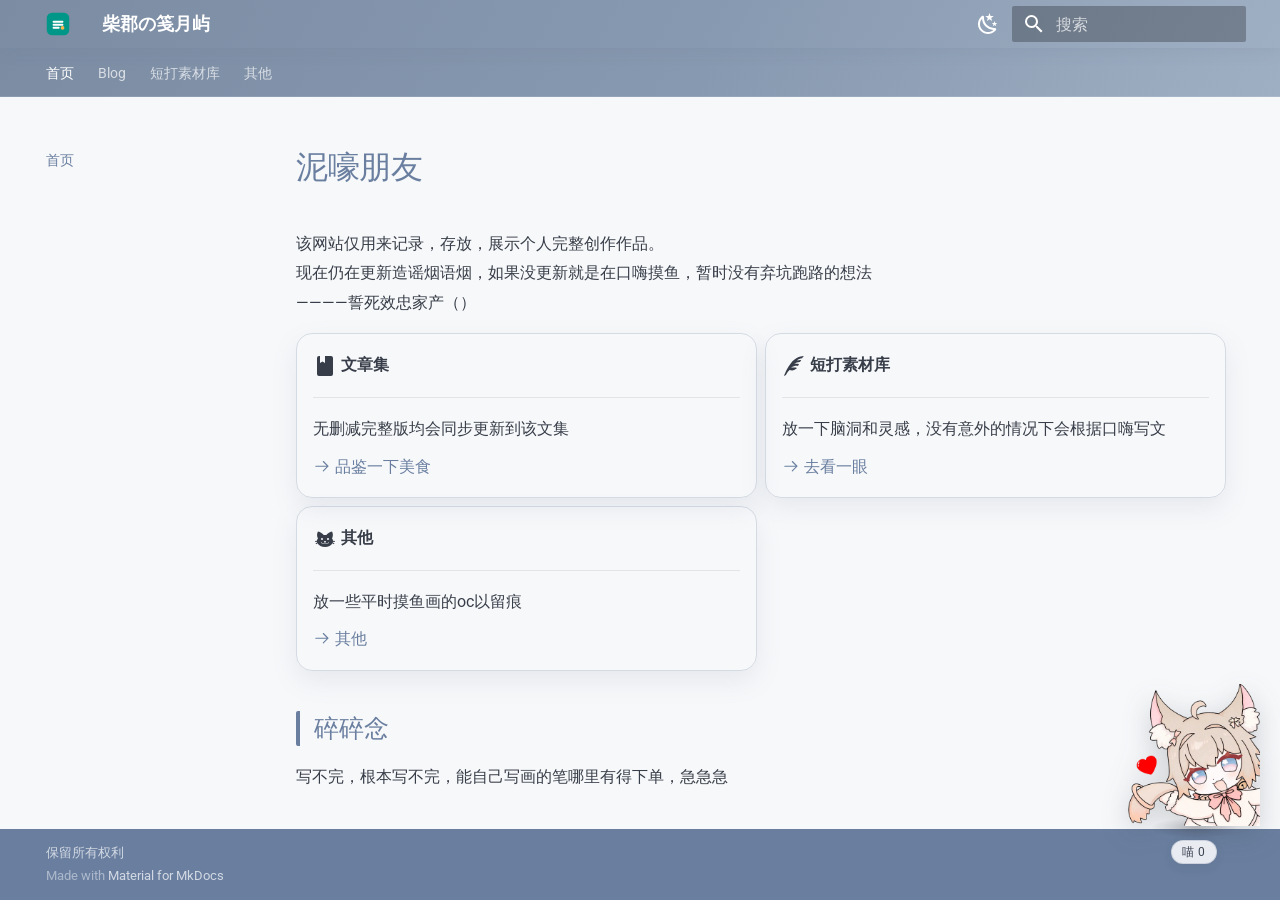
<file: index.html>
<!doctype html>
<html lang="zh" class="no-js">
  <head>
    
      <meta charset="utf-8">
      <meta name="viewport" content="width=device-width,initial-scale=1">
      
        <meta name="description" content="记录、写作与分享">
      
      
        <meta name="author" content="Cheshire-qwq">
      
      
        <link rel="canonical" href="https://Cheshire-qwq.github.io/mysite/">
      
      
      
        <link rel="next" href="blog/">
      
      
        
      
      
      <link rel="icon" href="assets/logo.svg">
      <meta name="generator" content="mkdocs-1.6.1, mkdocs-material-9.8.2">
    
    
      
        <title>柴郡の笺月屿</title>
      
    
    
      <link rel="stylesheet" href="assets/stylesheets/main.57a0d79d.min.css">
      
        
        <link rel="stylesheet" href="assets/stylesheets/palette.fb2fffe2.min.css">
      
      


    
    
      
    
    
      
        
        
        <link rel="preconnect" href="https://fonts.gstatic.com" crossorigin>
        <link rel="stylesheet" href="https://fonts.googleapis.com/css?family=Roboto:300,300i,400,400i,700,700i%7CRoboto+Mono:400,400i,700,700i&display=fallback">
        <style>:root{--md-text-font:"Roboto";--md-code-font:"Roboto Mono"}</style>
      
    
    
      <link rel="stylesheet" href="assets/extra.css">
    
    <script>__md_scope=new URL(".",location),__md_hash=e=>[...e].reduce(((e,_)=>(e<<5)-e+_.charCodeAt(0)),0),__md_get=(e,_=localStorage,t=__md_scope)=>JSON.parse(_.getItem(t.pathname+"."+e)),__md_set=(e,_,t=localStorage,a=__md_scope)=>{try{t.setItem(a.pathname+"."+e,JSON.stringify(_))}catch(e){}}</script>
    
      

    
    
  </head>
  
  
    
    
      
    
    
    
    
    <body dir="ltr" data-md-color-scheme="default" data-md-color-primary="#8799B0" data-md-color-accent="#6A7FA0">
  
    
    <input class="md-toggle" data-md-toggle="drawer" type="checkbox" id="__drawer" autocomplete="off">
    <input class="md-toggle" data-md-toggle="search" type="checkbox" id="__search" autocomplete="off">
    <label class="md-overlay" for="__drawer"></label>
    <div data-md-component="skip">
      
        
        <a href="#_1" class="md-skip">
          跳转至
        </a>
      
    </div>
    <div data-md-component="announce">
      
    </div>
    
    
      

<header class="md-header" data-md-component="header">
  <nav class="md-header__inner md-grid" aria-label="页眉">
    <a href="." title="柴郡の笺月屿" class="md-header__button md-logo" aria-label="柴郡の笺月屿" data-md-component="logo">
      
  <img src="assets/logo.svg" alt="logo">

    </a>
    <label class="md-header__button md-icon" for="__drawer">
      
      <svg xmlns="http://www.w3.org/2000/svg" viewBox="0 0 24 24"><path d="M3 6h18v2H3zm0 5h18v2H3zm0 5h18v2H3z"/></svg>
    </label>
    <div class="md-header__title" data-md-component="header-title">
      <div class="md-header__ellipsis">
        <div class="md-header__topic">
          <span class="md-ellipsis">
            柴郡の笺月屿
          </span>
        </div>
        <div class="md-header__topic" data-md-component="header-topic">
          <span class="md-ellipsis">
            
              首页
            
          </span>
        </div>
      </div>
    </div>
    
      
        <form class="md-header__option" data-md-component="palette">
  
    
    
    
    <input class="md-option" data-md-color-media="(prefers-color-scheme: light)" data-md-color-scheme="default" data-md-color-primary="#8799B0" data-md-color-accent="#6A7FA0"  aria-label="切换到夜间模式"  type="radio" name="__palette" id="__palette_0">
    
      <label class="md-header__button md-icon" title="切换到夜间模式" for="__palette_1" hidden>
        <svg xmlns="http://www.w3.org/2000/svg" viewBox="0 0 24 24"><path d="m17.75 4.09-2.53 1.94.91 3.06-2.63-1.81-2.63 1.81.91-3.06-2.53-1.94L12.44 4l1.06-3 1.06 3zm3.5 6.91-1.64 1.25.59 1.98-1.7-1.17-1.7 1.17.59-1.98L15.75 11l2.06-.05L18.5 9l.69 1.95zm-2.28 4.95c.83-.08 1.72 1.1 1.19 1.85-.32.45-.66.87-1.08 1.27C15.17 23 8.84 23 4.94 19.07c-3.91-3.9-3.91-10.24 0-14.14.4-.4.82-.76 1.27-1.08.75-.53 1.93.36 1.85 1.19-.27 2.86.69 5.83 2.89 8.02a9.96 9.96 0 0 0 8.02 2.89m-1.64 2.02a12.08 12.08 0 0 1-7.8-3.47c-2.17-2.19-3.33-5-3.49-7.82-2.81 3.14-2.7 7.96.31 10.98 3.02 3.01 7.84 3.12 10.98.31"/></svg>
      </label>
    
  
    
    
    
    <input class="md-option" data-md-color-media="(prefers-color-scheme: dark)" data-md-color-scheme="slate" data-md-color-primary="#8799B0" data-md-color-accent="#6A7FA0"  aria-label="切换到日间模式"  type="radio" name="__palette" id="__palette_1">
    
      <label class="md-header__button md-icon" title="切换到日间模式" for="__palette_0" hidden>
        <svg xmlns="http://www.w3.org/2000/svg" viewBox="0 0 24 24"><path d="M12 7a5 5 0 0 1 5 5 5 5 0 0 1-5 5 5 5 0 0 1-5-5 5 5 0 0 1 5-5m0 2a3 3 0 0 0-3 3 3 3 0 0 0 3 3 3 3 0 0 0 3-3 3 3 0 0 0-3-3m0-7 2.39 3.42C13.65 5.15 12.84 5 12 5s-1.65.15-2.39.42zM3.34 7l4.16-.35A7.2 7.2 0 0 0 5.94 8.5c-.44.74-.69 1.5-.83 2.29zm.02 10 1.76-3.77a7.131 7.131 0 0 0 2.38 4.14zM20.65 7l-1.77 3.79a7.02 7.02 0 0 0-2.38-4.15zm-.01 10-4.14.36c.59-.51 1.12-1.14 1.54-1.86.42-.73.69-1.5.83-2.29zM12 22l-2.41-3.44c.74.27 1.55.44 2.41.44.82 0 1.63-.17 2.37-.44z"/></svg>
      </label>
    
  
</form>
      
    
    
      <script>var palette=__md_get("__palette");if(palette&&palette.color){if("(prefers-color-scheme)"===palette.color.media){var media=matchMedia("(prefers-color-scheme: light)"),input=document.querySelector(media.matches?"[data-md-color-media='(prefers-color-scheme: light)']":"[data-md-color-media='(prefers-color-scheme: dark)']");palette.color.media=input.getAttribute("data-md-color-media"),palette.color.scheme=input.getAttribute("data-md-color-scheme"),palette.color.primary=input.getAttribute("data-md-color-primary"),palette.color.accent=input.getAttribute("data-md-color-accent")}for(var[key,value]of Object.entries(palette.color))document.body.setAttribute("data-md-color-"+key,value)}</script>
    
    
    
      
      
        <label class="md-header__button md-icon" for="__search">
          
          <svg xmlns="http://www.w3.org/2000/svg" viewBox="0 0 24 24"><path d="M9.5 3A6.5 6.5 0 0 1 16 9.5c0 1.61-.59 3.09-1.56 4.23l.27.27h.79l5 5-1.5 1.5-5-5v-.79l-.27-.27A6.52 6.52 0 0 1 9.5 16 6.5 6.5 0 0 1 3 9.5 6.5 6.5 0 0 1 9.5 3m0 2C7 5 5 7 5 9.5S7 14 9.5 14 14 12 14 9.5 12 5 9.5 5"/></svg>
        </label>
        <div class="md-search" data-md-component="search" role="dialog">
  <label class="md-search__overlay" for="__search"></label>
  <div class="md-search__inner" role="search">
    <form class="md-search__form" name="search">
      <input type="text" class="md-search__input" name="query" aria-label="搜索" placeholder="搜索" autocapitalize="off" autocorrect="off" autocomplete="off" spellcheck="false" data-md-component="search-query" required>
      <label class="md-search__icon md-icon" for="__search">
        
        <svg xmlns="http://www.w3.org/2000/svg" viewBox="0 0 24 24"><path d="M9.5 3A6.5 6.5 0 0 1 16 9.5c0 1.61-.59 3.09-1.56 4.23l.27.27h.79l5 5-1.5 1.5-5-5v-.79l-.27-.27A6.52 6.52 0 0 1 9.5 16 6.5 6.5 0 0 1 3 9.5 6.5 6.5 0 0 1 9.5 3m0 2C7 5 5 7 5 9.5S7 14 9.5 14 14 12 14 9.5 12 5 9.5 5"/></svg>
        
        <svg xmlns="http://www.w3.org/2000/svg" viewBox="0 0 24 24"><path d="M20 11v2H8l5.5 5.5-1.42 1.42L4.16 12l7.92-7.92L13.5 5.5 8 11z"/></svg>
      </label>
      <nav class="md-search__options" aria-label="查找">
        
        <button type="reset" class="md-search__icon md-icon" title="清空当前内容" aria-label="清空当前内容" tabindex="-1">
          
          <svg xmlns="http://www.w3.org/2000/svg" viewBox="0 0 24 24"><path d="M19 6.41 17.59 5 12 10.59 6.41 5 5 6.41 10.59 12 5 17.59 6.41 19 12 13.41 17.59 19 19 17.59 13.41 12z"/></svg>
        </button>
      </nav>
      
        <div class="md-search__suggest" data-md-component="search-suggest"></div>
      
    </form>
    <div class="md-search__output">
      <div class="md-search__scrollwrap" tabindex="0" data-md-scrollfix>
        <div class="md-search-result" data-md-component="search-result">
          <div class="md-search-result__meta">
            正在初始化搜索引擎
          </div>
          <ol class="md-search-result__list" role="presentation"></ol>
        </div>
      </div>
    </div>
  </div>
</div>
      
    
    
  </nav>
  
</header>
    
    <div class="md-container" data-md-component="container">
      
      
        
          
            
<nav class="md-tabs" aria-label="标签" data-md-component="tabs">
  <div class="md-grid">
    <ul class="md-tabs__list">
      
        
  
  
  
    
  
  
    <li class="md-tabs__item md-tabs__item--active">
      <a href="." class="md-tabs__link">
        
  
  
    
  
  首页

      </a>
    </li>
  

      
        
  
  
  
  
    <li class="md-tabs__item">
      <a href="blog/" class="md-tabs__link">
        
  
  
    
  
  Blog

      </a>
    </li>
  

      
        
  
  
  
  
    <li class="md-tabs__item">
      <a href="blog/thingking/" class="md-tabs__link">
        
  
  
    
  
  短打素材库

      </a>
    </li>
  

      
        
  
  
  
  
    <li class="md-tabs__item">
      <a href="about/" class="md-tabs__link">
        
  
  
    
  
  其他

      </a>
    </li>
  

      
    </ul>
  </div>
</nav>
          
        
      
      <main class="md-main" data-md-component="main">
        <div class="md-main__inner md-grid">
          
            
              
              <div class="md-sidebar md-sidebar--primary" data-md-component="sidebar" data-md-type="navigation" >
                <div class="md-sidebar__scrollwrap">
                  <div class="md-sidebar__inner">
                    


  


<nav class="md-nav md-nav--primary md-nav--lifted" aria-label="导航栏" data-md-level="0">
  <label class="md-nav__title" for="__drawer">
    <a href="." title="柴郡の笺月屿" class="md-nav__button md-logo" aria-label="柴郡の笺月屿" data-md-component="logo">
      
  <img src="assets/logo.svg" alt="logo">

    </a>
    柴郡の笺月屿
  </label>
  
  <ul class="md-nav__list" data-md-scrollfix>
    
      
      
  
  
    
  
  
  
    <li class="md-nav__item md-nav__item--active">
      
      <input class="md-nav__toggle md-toggle" type="checkbox" id="__toc">
      
      
        
      
      
        <label class="md-nav__link md-nav__link--active" for="__toc">
          
  
  
  <span class="md-ellipsis">
    
  
    首页
  

    
  </span>
  
  

          <span class="md-nav__icon md-icon"></span>
        </label>
      
      <a href="." class="md-nav__link md-nav__link--active">
        
  
  
  <span class="md-ellipsis">
    
  
    首页
  

    
  </span>
  
  

      </a>
      
        

<nav class="md-nav md-nav--secondary" aria-label="目录">
  
  
  
    
  
  
    <label class="md-nav__title" for="__toc">
      <span class="md-nav__icon md-icon"></span>
      目录
    </label>
    <ul class="md-nav__list" data-md-component="toc" data-md-scrollfix>
      
        <li class="md-nav__item">
  <a href="#_2" class="md-nav__link">
    <span class="md-ellipsis">
      
        碎碎念
      
    </span>
  </a>
  
</li>
      
    </ul>
  
</nav>
      
    </li>
  

    
      
      
  
  
  
    
  
  
    <li class="md-nav__item">
      <a href="blog/" class="md-nav__link">
        
  
  
  <span class="md-ellipsis">
    
  
    Blog
  

    
  </span>
  
  

      </a>
    </li>
  

    
      
      
  
  
  
  
    <li class="md-nav__item">
      <a href="blog/thingking/" class="md-nav__link">
        
  
  
  <span class="md-ellipsis">
    
  
    短打素材库
  

    
  </span>
  
  

      </a>
    </li>
  

    
      
      
  
  
  
  
    <li class="md-nav__item">
      <a href="about/" class="md-nav__link">
        
  
  
  <span class="md-ellipsis">
    
  
    其他
  

    
  </span>
  
  

      </a>
    </li>
  

    
  </ul>
</nav>
                  </div>
                </div>
              </div>
            
            
              
              <div class="md-sidebar md-sidebar--secondary" data-md-component="sidebar" data-md-type="toc" >
                <div class="md-sidebar__scrollwrap">
                  <div class="md-sidebar__inner">
                    

<nav class="md-nav md-nav--secondary" aria-label="目录">
  
  
  
    
  
  
    <label class="md-nav__title" for="__toc">
      <span class="md-nav__icon md-icon"></span>
      目录
    </label>
    <ul class="md-nav__list" data-md-component="toc" data-md-scrollfix>
      
        <li class="md-nav__item">
  <a href="#_2" class="md-nav__link">
    <span class="md-ellipsis">
      
        碎碎念
      
    </span>
  </a>
  
</li>
      
    </ul>
  
</nav>
                  </div>
                </div>
              </div>
            
          
          
            <div class="md-content" data-md-component="content">
              
              <article class="md-content__inner md-typeset">
                
                  



<h1 id="_1">泥嚎朋友<a class="headerlink" href="#_1" title="Permanent link">&para;</a></h1>
<p>该网站仅用来记录，存放，展示个人完整创作作品。<br>现在仍在更新造谣烟语烟，如果没更新就是在口嗨摸鱼，暂时没有弃坑跑路的想法<br>————誓死效忠家产（）</p>
<div class="grid cards">
<ul>
<li>
<p><span class="twemoji lg middle"><svg xmlns="http://www.w3.org/2000/svg" viewBox="0 0 24 24"><path d="M18 22a2 2 0 0 0 2-2V4a2 2 0 0 0-2-2h-6v7L9.5 7.5 7 9V2H6a2 2 0 0 0-2 2v16a2 2 0 0 0 2 2z"/></svg></span> <strong>文章集</strong></p>
<hr />
<p>无删减完整版均会同步更新到该文集</p>
<p><a href="blog/"><span class="twemoji"><svg xmlns="http://www.w3.org/2000/svg" viewBox="0 0 24 24"><path d="M13.22 19.03a.75.75 0 0 1 0-1.06L18.19 13H3.75a.75.75 0 0 1 0-1.5h14.44l-4.97-4.97a.749.749 0 0 1 .326-1.275.75.75 0 0 1 .734.215l6.25 6.25a.75.75 0 0 1 0 1.06l-6.25 6.25a.75.75 0 0 1-1.06 0"/></svg></span> 品鉴一下美食</a></p>
</li>
<li>
<p><span class="twemoji lg middle"><svg xmlns="http://www.w3.org/2000/svg" viewBox="0 0 24 24"><path d="M22 2s-7.64-.37-13.66 7.88C3.72 16.21 2 22 2 22l1.94-1c1.44-2.5 2.19-3.53 3.6-5 2.53.74 5.17.65 7.46-2-2-.56-3.6-.43-5.96-.19C11.69 12 13.5 11.6 16 12l1-2c-1.8-.34-3-.37-4.78.04C14.19 8.65 15.56 7.87 18 8l1.21-1.93c-1.56-.11-2.5.06-4.29.5 1.61-1.46 3.08-2.12 5.22-2.25 0 0 1.05-1.89 1.86-2.32"/></svg></span> <strong>短打素材库</strong></p>
<hr />
<p>放一下脑洞和灵感，没有意外的情况下会根据口嗨写文</p>
<p><a href="blog/thingking/"><span class="twemoji"><svg xmlns="http://www.w3.org/2000/svg" viewBox="0 0 24 24"><path d="M13.22 19.03a.75.75 0 0 1 0-1.06L18.19 13H3.75a.75.75 0 0 1 0-1.5h14.44l-4.97-4.97a.749.749 0 0 1 .326-1.275.75.75 0 0 1 .734.215l6.25 6.25a.75.75 0 0 1 0 1.06l-6.25 6.25a.75.75 0 0 1-1.06 0"/></svg></span> 去看一眼</a></p>
</li>
<li>
<p><span class="twemoji lg middle"><svg xmlns="http://www.w3.org/2000/svg" viewBox="0 0 24 24"><path d="m12 8-1.33.09C9.81 7.07 7.4 4.5 5 4.5c0 0-1.97 2.96-.04 6.91-.55.83-.89 1.26-.96 2.25l-1.93.29.21.98 1.76-.26.14.71-1.57.94.47.89 1.45-.89C5.68 18.76 8.59 20 12 20s6.32-1.24 7.47-3.68l1.45.89.47-.89-1.57-.94.14-.71 1.76.26.21-.98-1.93-.29c-.07-.99-.41-1.42-.96-2.25C20.97 7.46 19 4.5 19 4.5c-2.4 0-4.81 2.57-5.67 3.59zm-3 3a1 1 0 0 1 1 1 1 1 0 0 1-1 1 1 1 0 0 1-1-1 1 1 0 0 1 1-1m6 0a1 1 0 0 1 1 1 1 1 0 0 1-1 1 1 1 0 0 1-1-1 1 1 0 0 1 1-1m-4 3h2l-.7 1.39c.2.64.76 1.11 1.45 1.11a1.5 1.5 0 0 0 1.5-1.5h.5a2 2 0 0 1-2 2c-.75 0-1.4-.41-1.75-1-.35.59-1 1-1.75 1a2 2 0 0 1-2-2h.5a1.5 1.5 0 0 0 1.5 1.5c.69 0 1.25-.47 1.45-1.11z"/></svg></span> <strong>其他</strong></p>
<hr />
<p>放一些平时摸鱼画的oc以留痕</p>
<p><a href="about/"><span class="twemoji"><svg xmlns="http://www.w3.org/2000/svg" viewBox="0 0 24 24"><path d="M13.22 19.03a.75.75 0 0 1 0-1.06L18.19 13H3.75a.75.75 0 0 1 0-1.5h14.44l-4.97-4.97a.749.749 0 0 1 .326-1.275.75.75 0 0 1 .734.215l6.25 6.25a.75.75 0 0 1 0 1.06l-6.25 6.25a.75.75 0 0 1-1.06 0"/></svg></span> 其他</a></p>
</li>
</ul>
</div>
<h2 id="_2">碎碎念<a class="headerlink" href="#_2" title="Permanent link">&para;</a></h2>
<p>写不完，根本写不完，能自己写画的笔哪里有得下单，急急急</p>












                
              </article>
            </div>
          
          
<script>var target=document.getElementById(location.hash.slice(1));target&&target.name&&(target.checked=target.name.startsWith("__tabbed_"))</script>
        </div>
        
          <button type="button" class="md-top md-icon" data-md-component="top" hidden>
  
  <svg xmlns="http://www.w3.org/2000/svg" viewBox="0 0 24 24"><path d="M13 20h-2V8l-5.5 5.5-1.42-1.42L12 4.16l7.92 7.92-1.42 1.42L13 8z"/></svg>
  回到页面顶部
</button>
        
      </main>
      
        <footer class="md-footer">
  
  <div class="md-footer-meta md-typeset">
    <div class="md-footer-meta__inner md-grid">
      <div class="md-copyright">
  
    <div class="md-copyright__highlight">
      保留所有权利
    </div>
  
  
    Made with
    <a href="https://squidfunk.github.io/mkdocs-material/" target="_blank" rel="noopener">
      Material for MkDocs
    </a>
  
</div>
      
    </div>
  </div>
</footer>
      
    </div>
    <div class="md-dialog" data-md-component="dialog">
      <div class="md-dialog__inner md-typeset"></div>
    </div>
    
    
    
      
      
      <script id="__config" type="application/json">{"annotate": null, "base": ".", "features": ["navigation.tabs", "navigation.top", "navigation.tracking", "search.suggest", "search.highlight", "content.code.copy", "toc.follow"], "search": "assets/javascripts/workers/search.a7633da7.min.js", "tags": null, "translations": {"clipboard.copied": "\u5df2\u590d\u5236", "clipboard.copy": "\u590d\u5236", "search.result.more.one": "\u5728\u8be5\u9875\u4e0a\u8fd8\u6709 1 \u4e2a\u7b26\u5408\u6761\u4ef6\u7684\u7ed3\u679c", "search.result.more.other": "\u5728\u8be5\u9875\u4e0a\u8fd8\u6709 # \u4e2a\u7b26\u5408\u6761\u4ef6\u7684\u7ed3\u679c", "search.result.none": "\u6ca1\u6709\u627e\u5230\u7b26\u5408\u6761\u4ef6\u7684\u7ed3\u679c", "search.result.one": "\u627e\u5230 1 \u4e2a\u7b26\u5408\u6761\u4ef6\u7684\u7ed3\u679c", "search.result.other": "# \u4e2a\u7b26\u5408\u6761\u4ef6\u7684\u7ed3\u679c", "search.result.placeholder": "\u952e\u5165\u4ee5\u5f00\u59cb\u641c\u7d22", "search.result.term.missing": "\u7f3a\u5c11", "select.version": "\u9009\u62e9\u5f53\u524d\u7248\u672c"}, "version": null}</script>
    
    
      <script src="assets/javascripts/bundle.a5f9d56c.min.js"></script>
      
        <script src="assets/site.js"></script>
      
    
  </body>
</html>
</file>
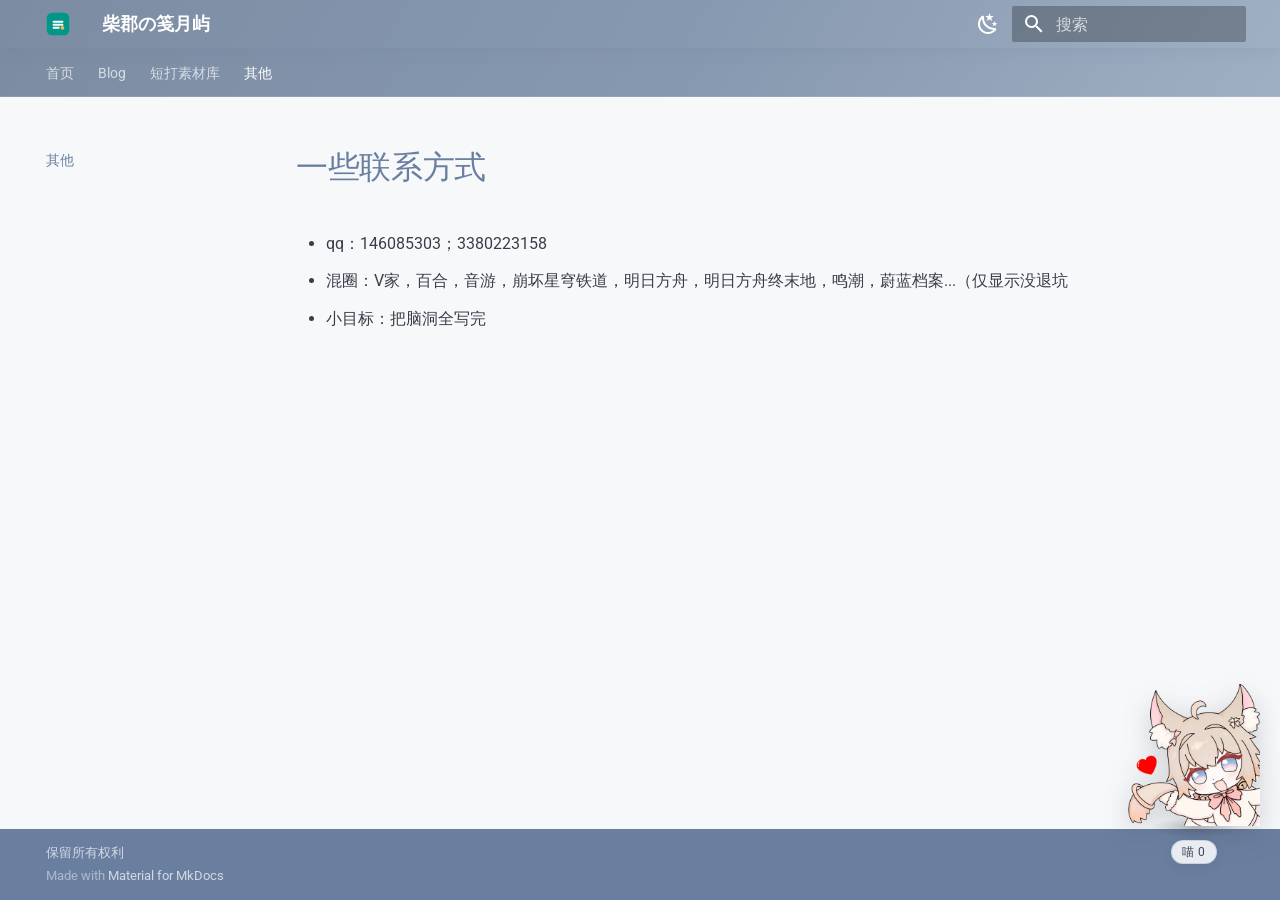
<file: about/index.html>
<!doctype html>
<html lang="zh" class="no-js">
  <head>
    
      <meta charset="utf-8">
      <meta name="viewport" content="width=device-width,initial-scale=1">
      
        <meta name="description" content="记录、写作与分享">
      
      
        <meta name="author" content="Cheshire-qwq">
      
      
        <link rel="canonical" href="https://Cheshire-qwq.github.io/mysite/about/">
      
      
        <link rel="prev" href="../blog/thingking/">
      
      
      
        
      
      
      <link rel="icon" href="../assets/logo.svg">
      <meta name="generator" content="mkdocs-1.6.1, mkdocs-material-9.8.2">
    
    
      
        <title>其他 - 柴郡の笺月屿</title>
      
    
    
      <link rel="stylesheet" href="../assets/stylesheets/main.57a0d79d.min.css">
      
        
        <link rel="stylesheet" href="../assets/stylesheets/palette.fb2fffe2.min.css">
      
      


    
    
      
    
    
      
        
        
        <link rel="preconnect" href="https://fonts.gstatic.com" crossorigin>
        <link rel="stylesheet" href="https://fonts.googleapis.com/css?family=Roboto:300,300i,400,400i,700,700i%7CRoboto+Mono:400,400i,700,700i&display=fallback">
        <style>:root{--md-text-font:"Roboto";--md-code-font:"Roboto Mono"}</style>
      
    
    
      <link rel="stylesheet" href="../assets/extra.css">
    
    <script>__md_scope=new URL("..",location),__md_hash=e=>[...e].reduce(((e,_)=>(e<<5)-e+_.charCodeAt(0)),0),__md_get=(e,_=localStorage,t=__md_scope)=>JSON.parse(_.getItem(t.pathname+"."+e)),__md_set=(e,_,t=localStorage,a=__md_scope)=>{try{t.setItem(a.pathname+"."+e,JSON.stringify(_))}catch(e){}}</script>
    
      

    
    
  </head>
  
  
    
    
      
    
    
    
    
    <body dir="ltr" data-md-color-scheme="default" data-md-color-primary="#8799B0" data-md-color-accent="#6A7FA0">
  
    
    <input class="md-toggle" data-md-toggle="drawer" type="checkbox" id="__drawer" autocomplete="off">
    <input class="md-toggle" data-md-toggle="search" type="checkbox" id="__search" autocomplete="off">
    <label class="md-overlay" for="__drawer"></label>
    <div data-md-component="skip">
      
        
        <a href="#_1" class="md-skip">
          跳转至
        </a>
      
    </div>
    <div data-md-component="announce">
      
    </div>
    
    
      

<header class="md-header" data-md-component="header">
  <nav class="md-header__inner md-grid" aria-label="页眉">
    <a href=".." title="柴郡の笺月屿" class="md-header__button md-logo" aria-label="柴郡の笺月屿" data-md-component="logo">
      
  <img src="../assets/logo.svg" alt="logo">

    </a>
    <label class="md-header__button md-icon" for="__drawer">
      
      <svg xmlns="http://www.w3.org/2000/svg" viewBox="0 0 24 24"><path d="M3 6h18v2H3zm0 5h18v2H3zm0 5h18v2H3z"/></svg>
    </label>
    <div class="md-header__title" data-md-component="header-title">
      <div class="md-header__ellipsis">
        <div class="md-header__topic">
          <span class="md-ellipsis">
            柴郡の笺月屿
          </span>
        </div>
        <div class="md-header__topic" data-md-component="header-topic">
          <span class="md-ellipsis">
            
              其他
            
          </span>
        </div>
      </div>
    </div>
    
      
        <form class="md-header__option" data-md-component="palette">
  
    
    
    
    <input class="md-option" data-md-color-media="(prefers-color-scheme: light)" data-md-color-scheme="default" data-md-color-primary="#8799B0" data-md-color-accent="#6A7FA0"  aria-label="切换到夜间模式"  type="radio" name="__palette" id="__palette_0">
    
      <label class="md-header__button md-icon" title="切换到夜间模式" for="__palette_1" hidden>
        <svg xmlns="http://www.w3.org/2000/svg" viewBox="0 0 24 24"><path d="m17.75 4.09-2.53 1.94.91 3.06-2.63-1.81-2.63 1.81.91-3.06-2.53-1.94L12.44 4l1.06-3 1.06 3zm3.5 6.91-1.64 1.25.59 1.98-1.7-1.17-1.7 1.17.59-1.98L15.75 11l2.06-.05L18.5 9l.69 1.95zm-2.28 4.95c.83-.08 1.72 1.1 1.19 1.85-.32.45-.66.87-1.08 1.27C15.17 23 8.84 23 4.94 19.07c-3.91-3.9-3.91-10.24 0-14.14.4-.4.82-.76 1.27-1.08.75-.53 1.93.36 1.85 1.19-.27 2.86.69 5.83 2.89 8.02a9.96 9.96 0 0 0 8.02 2.89m-1.64 2.02a12.08 12.08 0 0 1-7.8-3.47c-2.17-2.19-3.33-5-3.49-7.82-2.81 3.14-2.7 7.96.31 10.98 3.02 3.01 7.84 3.12 10.98.31"/></svg>
      </label>
    
  
    
    
    
    <input class="md-option" data-md-color-media="(prefers-color-scheme: dark)" data-md-color-scheme="slate" data-md-color-primary="#8799B0" data-md-color-accent="#6A7FA0"  aria-label="切换到日间模式"  type="radio" name="__palette" id="__palette_1">
    
      <label class="md-header__button md-icon" title="切换到日间模式" for="__palette_0" hidden>
        <svg xmlns="http://www.w3.org/2000/svg" viewBox="0 0 24 24"><path d="M12 7a5 5 0 0 1 5 5 5 5 0 0 1-5 5 5 5 0 0 1-5-5 5 5 0 0 1 5-5m0 2a3 3 0 0 0-3 3 3 3 0 0 0 3 3 3 3 0 0 0 3-3 3 3 0 0 0-3-3m0-7 2.39 3.42C13.65 5.15 12.84 5 12 5s-1.65.15-2.39.42zM3.34 7l4.16-.35A7.2 7.2 0 0 0 5.94 8.5c-.44.74-.69 1.5-.83 2.29zm.02 10 1.76-3.77a7.131 7.131 0 0 0 2.38 4.14zM20.65 7l-1.77 3.79a7.02 7.02 0 0 0-2.38-4.15zm-.01 10-4.14.36c.59-.51 1.12-1.14 1.54-1.86.42-.73.69-1.5.83-2.29zM12 22l-2.41-3.44c.74.27 1.55.44 2.41.44.82 0 1.63-.17 2.37-.44z"/></svg>
      </label>
    
  
</form>
      
    
    
      <script>var palette=__md_get("__palette");if(palette&&palette.color){if("(prefers-color-scheme)"===palette.color.media){var media=matchMedia("(prefers-color-scheme: light)"),input=document.querySelector(media.matches?"[data-md-color-media='(prefers-color-scheme: light)']":"[data-md-color-media='(prefers-color-scheme: dark)']");palette.color.media=input.getAttribute("data-md-color-media"),palette.color.scheme=input.getAttribute("data-md-color-scheme"),palette.color.primary=input.getAttribute("data-md-color-primary"),palette.color.accent=input.getAttribute("data-md-color-accent")}for(var[key,value]of Object.entries(palette.color))document.body.setAttribute("data-md-color-"+key,value)}</script>
    
    
    
      
      
        <label class="md-header__button md-icon" for="__search">
          
          <svg xmlns="http://www.w3.org/2000/svg" viewBox="0 0 24 24"><path d="M9.5 3A6.5 6.5 0 0 1 16 9.5c0 1.61-.59 3.09-1.56 4.23l.27.27h.79l5 5-1.5 1.5-5-5v-.79l-.27-.27A6.52 6.52 0 0 1 9.5 16 6.5 6.5 0 0 1 3 9.5 6.5 6.5 0 0 1 9.5 3m0 2C7 5 5 7 5 9.5S7 14 9.5 14 14 12 14 9.5 12 5 9.5 5"/></svg>
        </label>
        <div class="md-search" data-md-component="search" role="dialog">
  <label class="md-search__overlay" for="__search"></label>
  <div class="md-search__inner" role="search">
    <form class="md-search__form" name="search">
      <input type="text" class="md-search__input" name="query" aria-label="搜索" placeholder="搜索" autocapitalize="off" autocorrect="off" autocomplete="off" spellcheck="false" data-md-component="search-query" required>
      <label class="md-search__icon md-icon" for="__search">
        
        <svg xmlns="http://www.w3.org/2000/svg" viewBox="0 0 24 24"><path d="M9.5 3A6.5 6.5 0 0 1 16 9.5c0 1.61-.59 3.09-1.56 4.23l.27.27h.79l5 5-1.5 1.5-5-5v-.79l-.27-.27A6.52 6.52 0 0 1 9.5 16 6.5 6.5 0 0 1 3 9.5 6.5 6.5 0 0 1 9.5 3m0 2C7 5 5 7 5 9.5S7 14 9.5 14 14 12 14 9.5 12 5 9.5 5"/></svg>
        
        <svg xmlns="http://www.w3.org/2000/svg" viewBox="0 0 24 24"><path d="M20 11v2H8l5.5 5.5-1.42 1.42L4.16 12l7.92-7.92L13.5 5.5 8 11z"/></svg>
      </label>
      <nav class="md-search__options" aria-label="查找">
        
        <button type="reset" class="md-search__icon md-icon" title="清空当前内容" aria-label="清空当前内容" tabindex="-1">
          
          <svg xmlns="http://www.w3.org/2000/svg" viewBox="0 0 24 24"><path d="M19 6.41 17.59 5 12 10.59 6.41 5 5 6.41 10.59 12 5 17.59 6.41 19 12 13.41 17.59 19 19 17.59 13.41 12z"/></svg>
        </button>
      </nav>
      
        <div class="md-search__suggest" data-md-component="search-suggest"></div>
      
    </form>
    <div class="md-search__output">
      <div class="md-search__scrollwrap" tabindex="0" data-md-scrollfix>
        <div class="md-search-result" data-md-component="search-result">
          <div class="md-search-result__meta">
            正在初始化搜索引擎
          </div>
          <ol class="md-search-result__list" role="presentation"></ol>
        </div>
      </div>
    </div>
  </div>
</div>
      
    
    
  </nav>
  
</header>
    
    <div class="md-container" data-md-component="container">
      
      
        
          
            
<nav class="md-tabs" aria-label="标签" data-md-component="tabs">
  <div class="md-grid">
    <ul class="md-tabs__list">
      
        
  
  
  
  
    <li class="md-tabs__item">
      <a href=".." class="md-tabs__link">
        
  
  
    
  
  首页

      </a>
    </li>
  

      
        
  
  
  
  
    <li class="md-tabs__item">
      <a href="../blog/" class="md-tabs__link">
        
  
  
    
  
  Blog

      </a>
    </li>
  

      
        
  
  
  
  
    <li class="md-tabs__item">
      <a href="../blog/thingking/" class="md-tabs__link">
        
  
  
    
  
  短打素材库

      </a>
    </li>
  

      
        
  
  
  
    
  
  
    <li class="md-tabs__item md-tabs__item--active">
      <a href="./" class="md-tabs__link">
        
  
  
    
  
  其他

      </a>
    </li>
  

      
    </ul>
  </div>
</nav>
          
        
      
      <main class="md-main" data-md-component="main">
        <div class="md-main__inner md-grid">
          
            
              
              <div class="md-sidebar md-sidebar--primary" data-md-component="sidebar" data-md-type="navigation" >
                <div class="md-sidebar__scrollwrap">
                  <div class="md-sidebar__inner">
                    


  


<nav class="md-nav md-nav--primary md-nav--lifted" aria-label="导航栏" data-md-level="0">
  <label class="md-nav__title" for="__drawer">
    <a href=".." title="柴郡の笺月屿" class="md-nav__button md-logo" aria-label="柴郡の笺月屿" data-md-component="logo">
      
  <img src="../assets/logo.svg" alt="logo">

    </a>
    柴郡の笺月屿
  </label>
  
  <ul class="md-nav__list" data-md-scrollfix>
    
      
      
  
  
  
  
    <li class="md-nav__item">
      <a href=".." class="md-nav__link">
        
  
  
  <span class="md-ellipsis">
    
  
    首页
  

    
  </span>
  
  

      </a>
    </li>
  

    
      
      
  
  
  
    
  
  
    <li class="md-nav__item">
      <a href="../blog/" class="md-nav__link">
        
  
  
  <span class="md-ellipsis">
    
  
    Blog
  

    
  </span>
  
  

      </a>
    </li>
  

    
      
      
  
  
  
  
    <li class="md-nav__item">
      <a href="../blog/thingking/" class="md-nav__link">
        
  
  
  <span class="md-ellipsis">
    
  
    短打素材库
  

    
  </span>
  
  

      </a>
    </li>
  

    
      
      
  
  
    
  
  
  
    <li class="md-nav__item md-nav__item--active">
      
      <input class="md-nav__toggle md-toggle" type="checkbox" id="__toc">
      
      
        
      
      
      <a href="./" class="md-nav__link md-nav__link--active">
        
  
  
  <span class="md-ellipsis">
    
  
    其他
  

    
  </span>
  
  

      </a>
      
    </li>
  

    
  </ul>
</nav>
                  </div>
                </div>
              </div>
            
            
              
              <div class="md-sidebar md-sidebar--secondary" data-md-component="sidebar" data-md-type="toc" >
                <div class="md-sidebar__scrollwrap">
                  <div class="md-sidebar__inner">
                    

<nav class="md-nav md-nav--secondary" aria-label="目录">
  
  
  
    
  
  
</nav>
                  </div>
                </div>
              </div>
            
          
          
            <div class="md-content" data-md-component="content">
              
              <article class="md-content__inner md-typeset">
                
                  



<h1 id="_1">一些联系方式<a class="headerlink" href="#_1" title="Permanent link">&para;</a></h1>
<ul>
<li>qq：146085303；3380223158</li>
<li>混圈：V家，百合，音游，崩坏星穹铁道，明日方舟，明日方舟终末地，鸣潮，蔚蓝档案...（仅显示没退坑</li>
<li>小目标：把脑洞全写完</li>
</ul>












                
              </article>
            </div>
          
          
<script>var target=document.getElementById(location.hash.slice(1));target&&target.name&&(target.checked=target.name.startsWith("__tabbed_"))</script>
        </div>
        
          <button type="button" class="md-top md-icon" data-md-component="top" hidden>
  
  <svg xmlns="http://www.w3.org/2000/svg" viewBox="0 0 24 24"><path d="M13 20h-2V8l-5.5 5.5-1.42-1.42L12 4.16l7.92 7.92-1.42 1.42L13 8z"/></svg>
  回到页面顶部
</button>
        
      </main>
      
        <footer class="md-footer">
  
  <div class="md-footer-meta md-typeset">
    <div class="md-footer-meta__inner md-grid">
      <div class="md-copyright">
  
    <div class="md-copyright__highlight">
      保留所有权利
    </div>
  
  
    Made with
    <a href="https://squidfunk.github.io/mkdocs-material/" target="_blank" rel="noopener">
      Material for MkDocs
    </a>
  
</div>
      
    </div>
  </div>
</footer>
      
    </div>
    <div class="md-dialog" data-md-component="dialog">
      <div class="md-dialog__inner md-typeset"></div>
    </div>
    
    
    
      
      
      <script id="__config" type="application/json">{"annotate": null, "base": "..", "features": ["navigation.tabs", "navigation.top", "navigation.tracking", "search.suggest", "search.highlight", "content.code.copy", "toc.follow"], "search": "../assets/javascripts/workers/search.a7633da7.min.js", "tags": null, "translations": {"clipboard.copied": "\u5df2\u590d\u5236", "clipboard.copy": "\u590d\u5236", "search.result.more.one": "\u5728\u8be5\u9875\u4e0a\u8fd8\u6709 1 \u4e2a\u7b26\u5408\u6761\u4ef6\u7684\u7ed3\u679c", "search.result.more.other": "\u5728\u8be5\u9875\u4e0a\u8fd8\u6709 # \u4e2a\u7b26\u5408\u6761\u4ef6\u7684\u7ed3\u679c", "search.result.none": "\u6ca1\u6709\u627e\u5230\u7b26\u5408\u6761\u4ef6\u7684\u7ed3\u679c", "search.result.one": "\u627e\u5230 1 \u4e2a\u7b26\u5408\u6761\u4ef6\u7684\u7ed3\u679c", "search.result.other": "# \u4e2a\u7b26\u5408\u6761\u4ef6\u7684\u7ed3\u679c", "search.result.placeholder": "\u952e\u5165\u4ee5\u5f00\u59cb\u641c\u7d22", "search.result.term.missing": "\u7f3a\u5c11", "select.version": "\u9009\u62e9\u5f53\u524d\u7248\u672c"}, "version": null}</script>
    
    
      <script src="../assets/javascripts/bundle.a5f9d56c.min.js"></script>
      
        <script src="../assets/site.js"></script>
      
    
  </body>
</html>
</file>
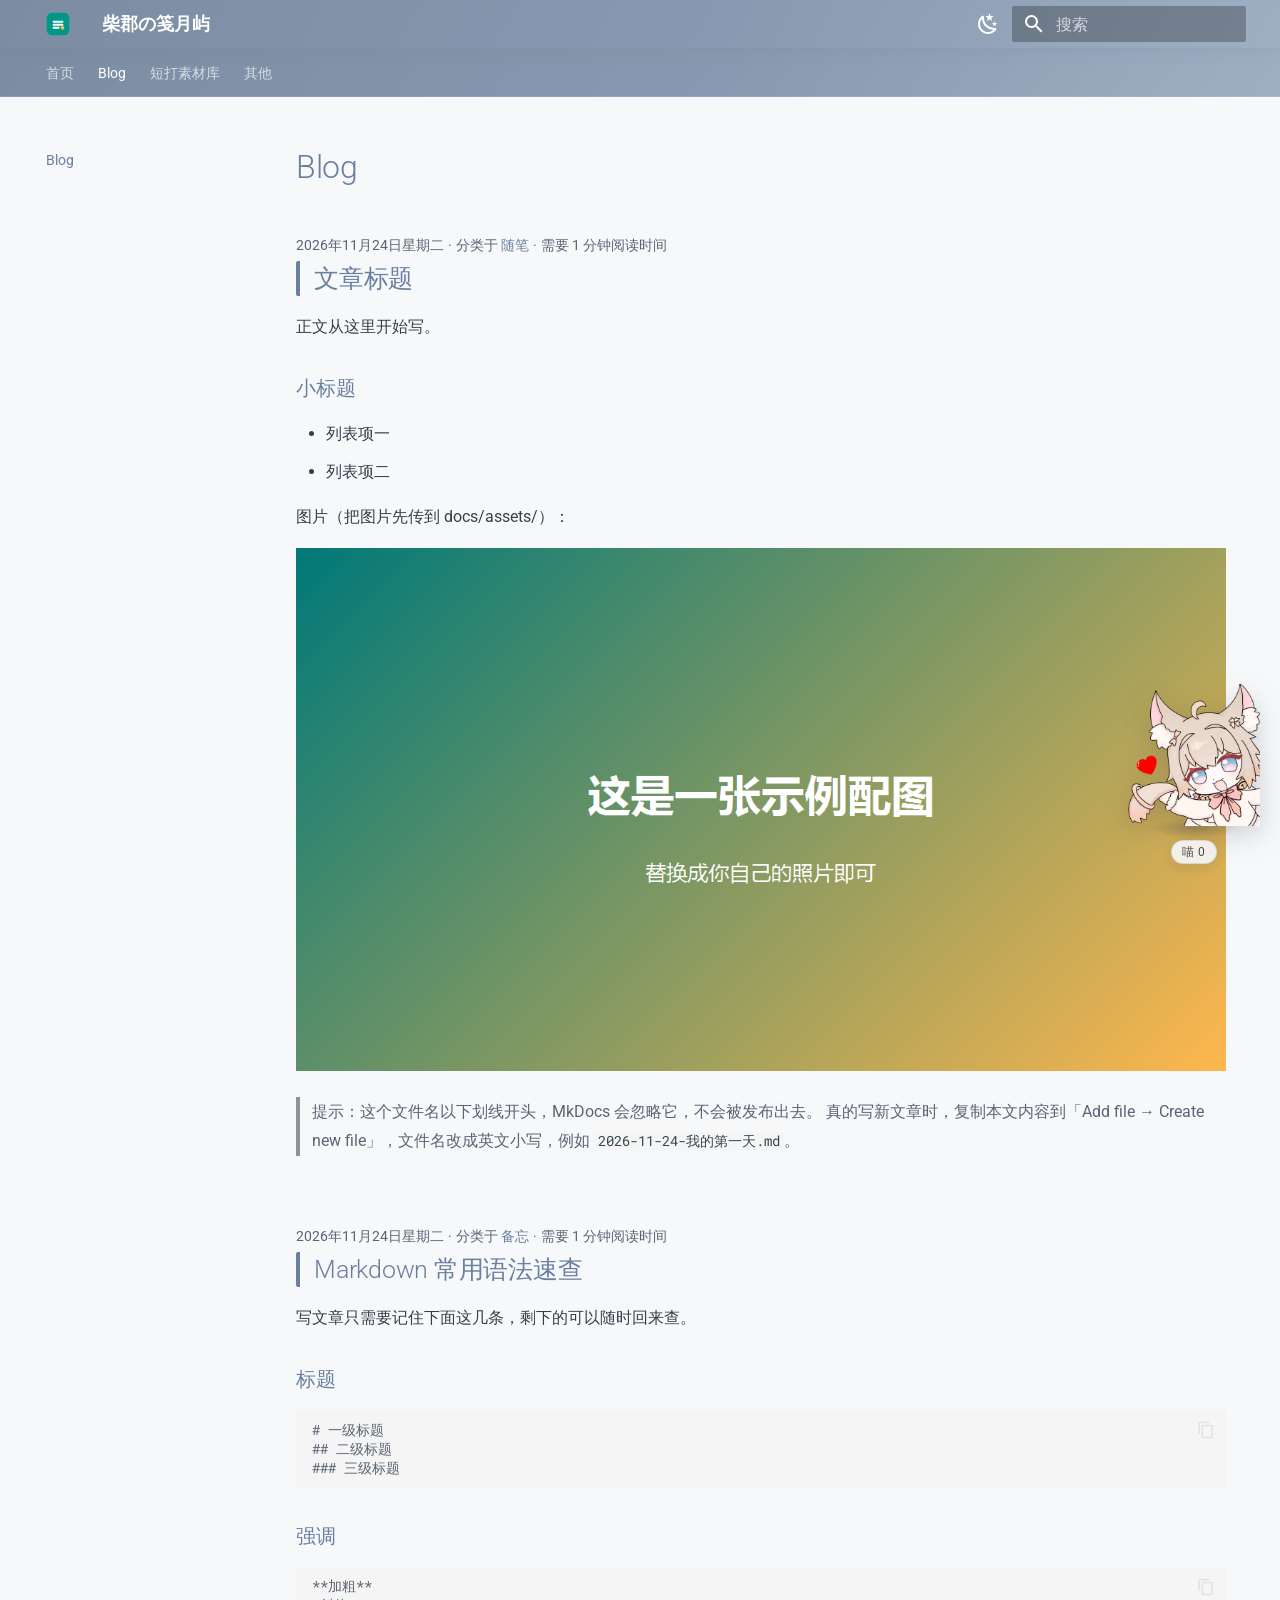
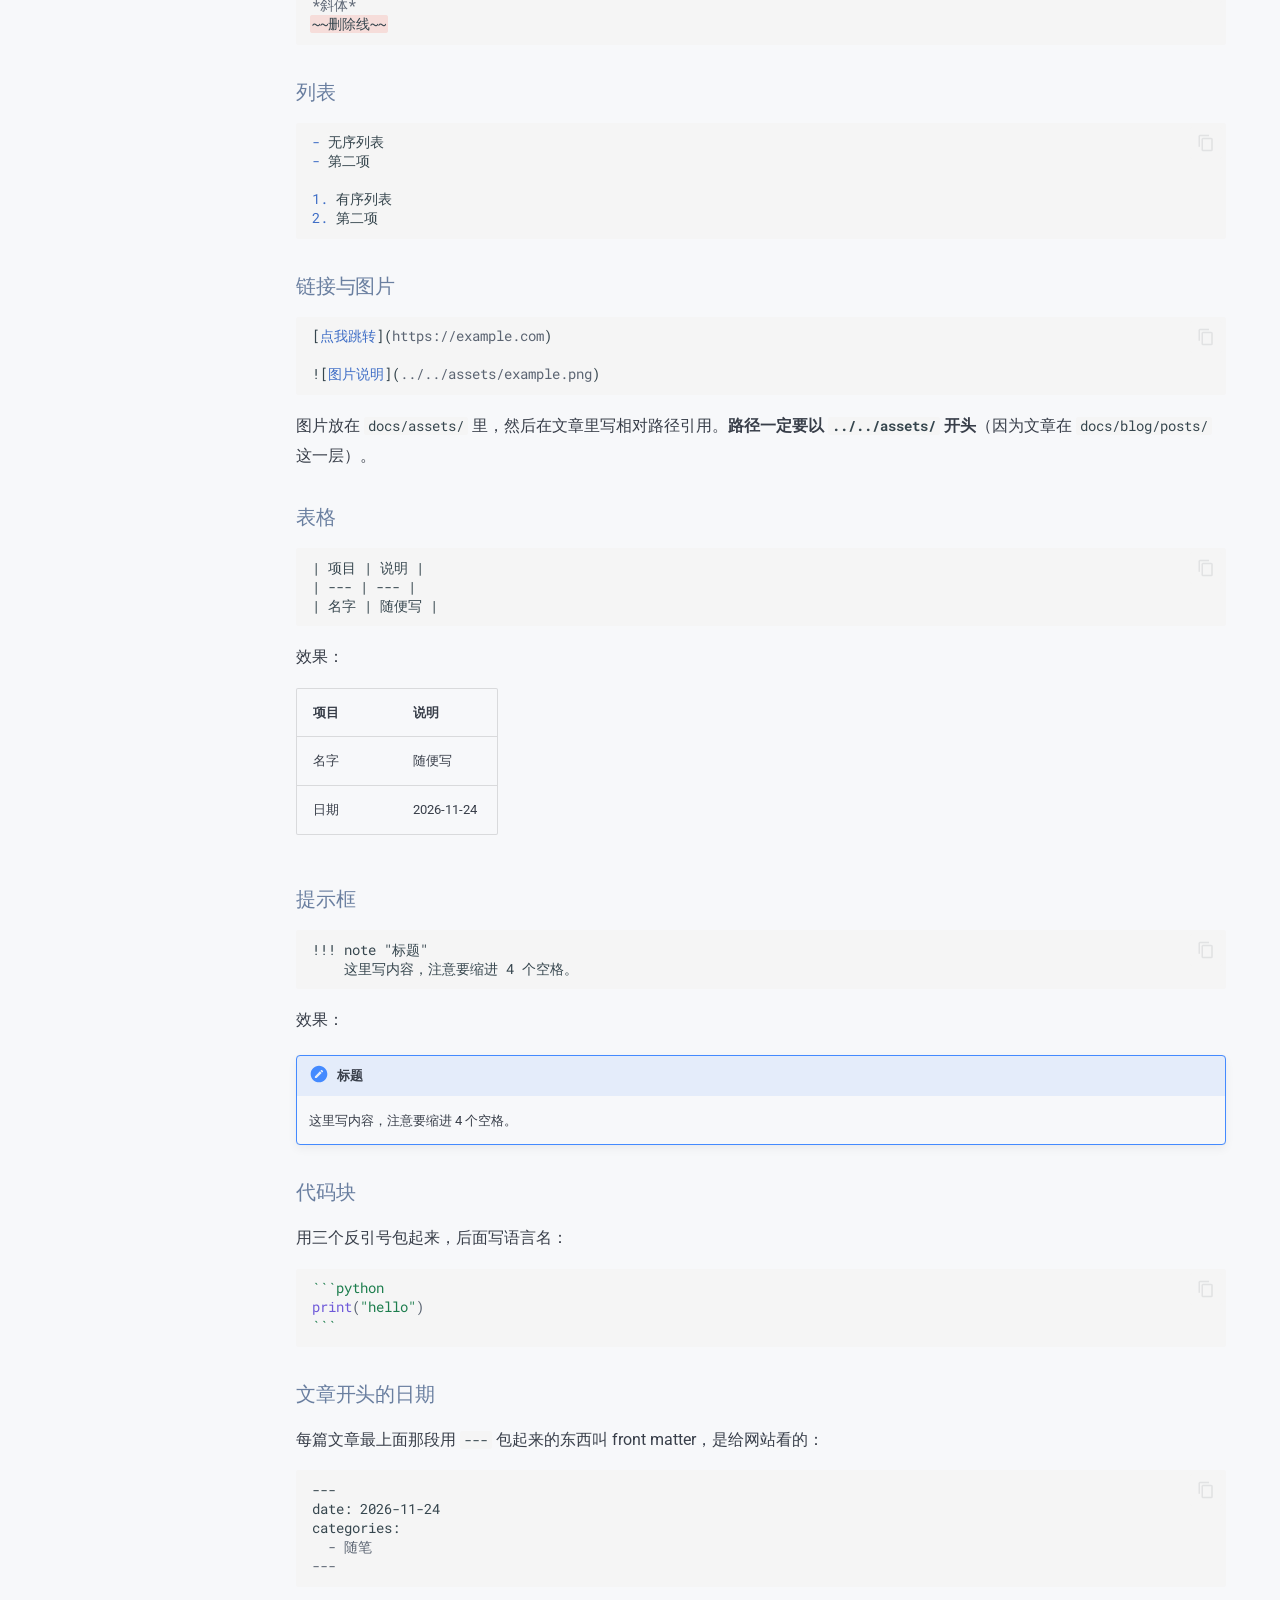
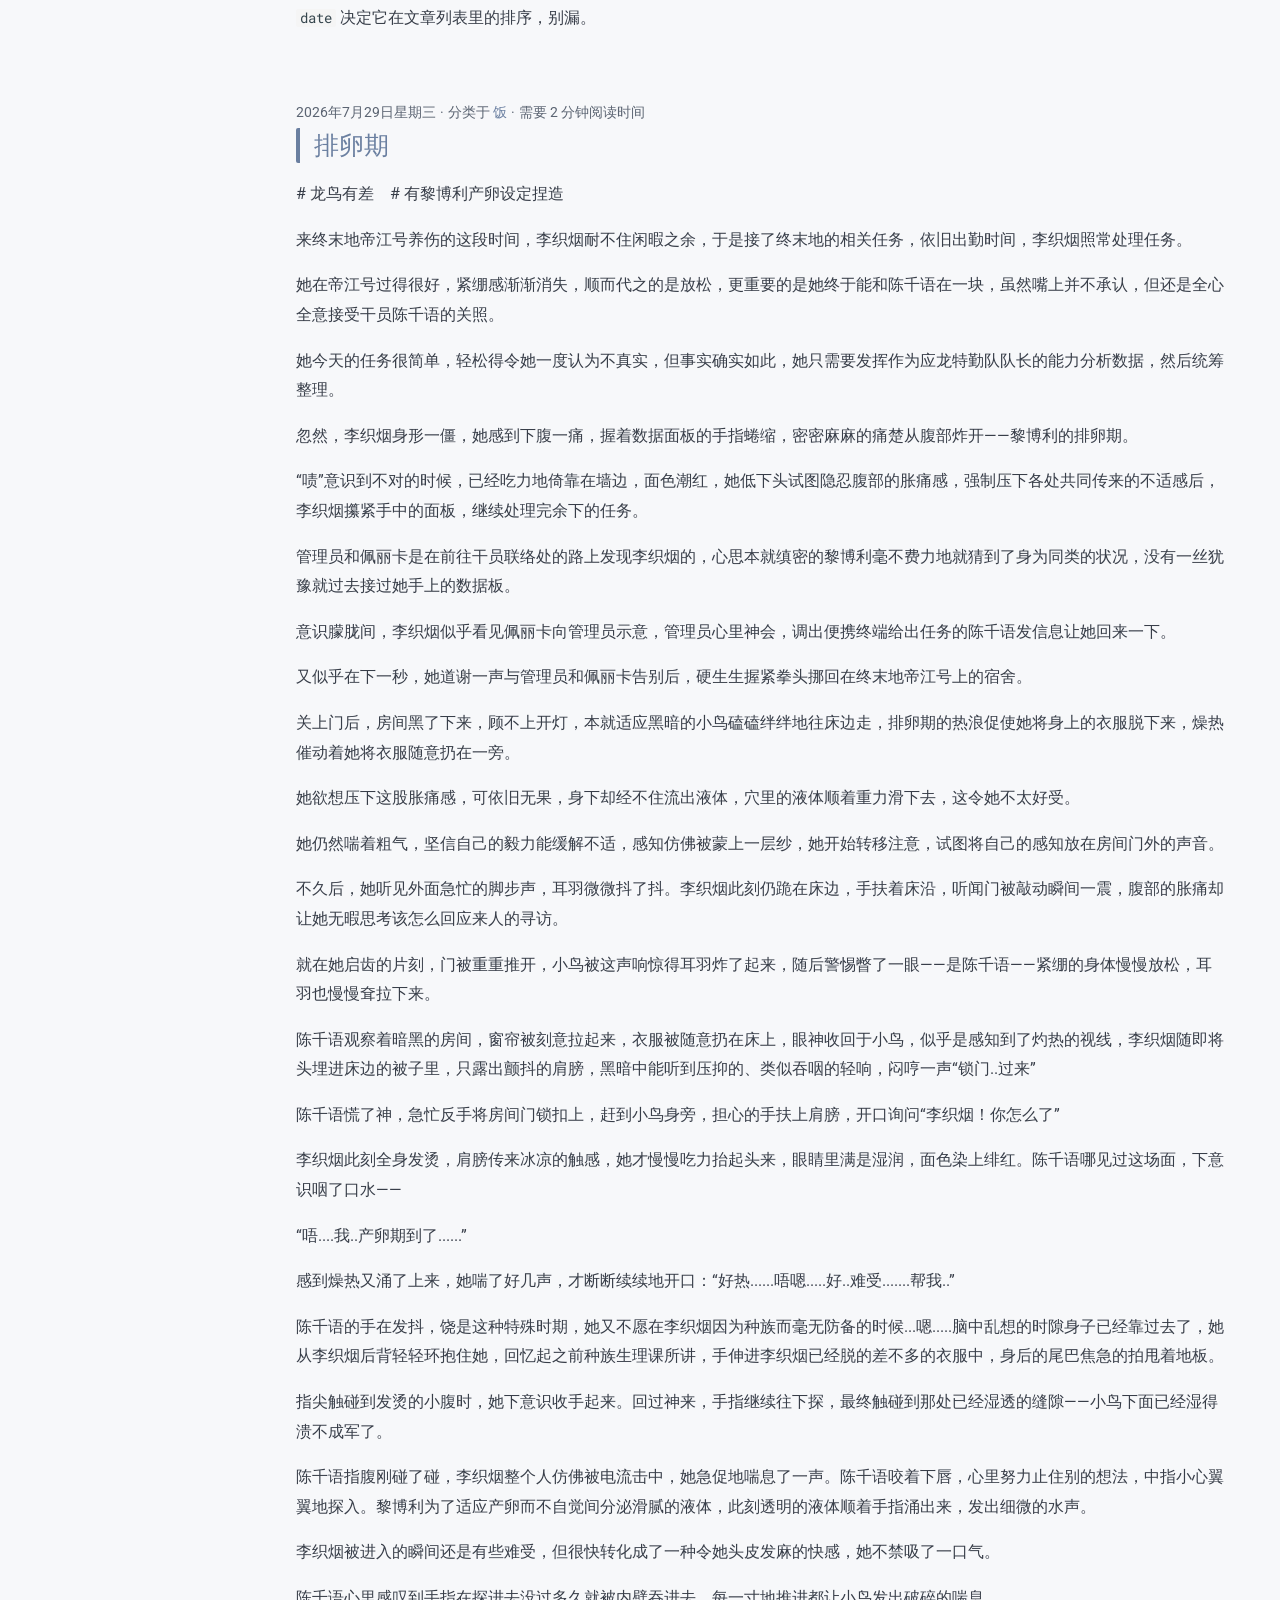
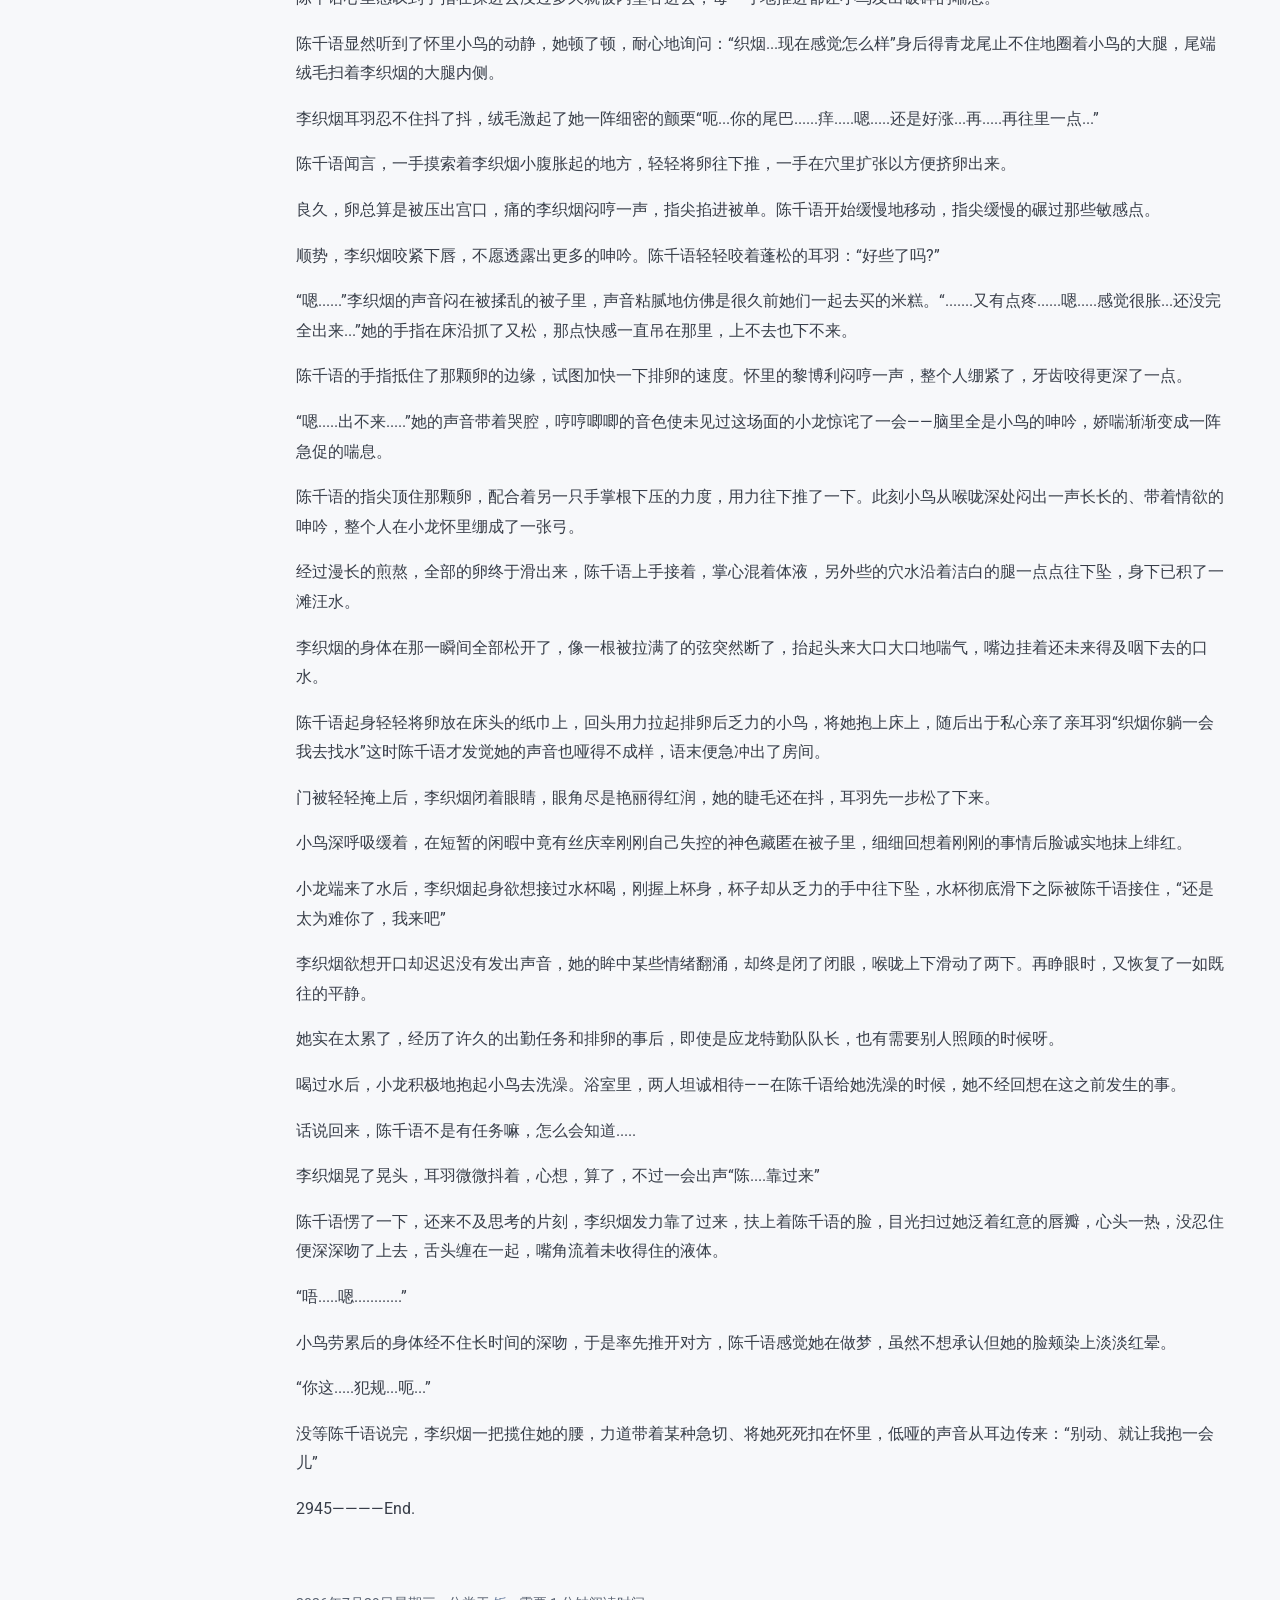
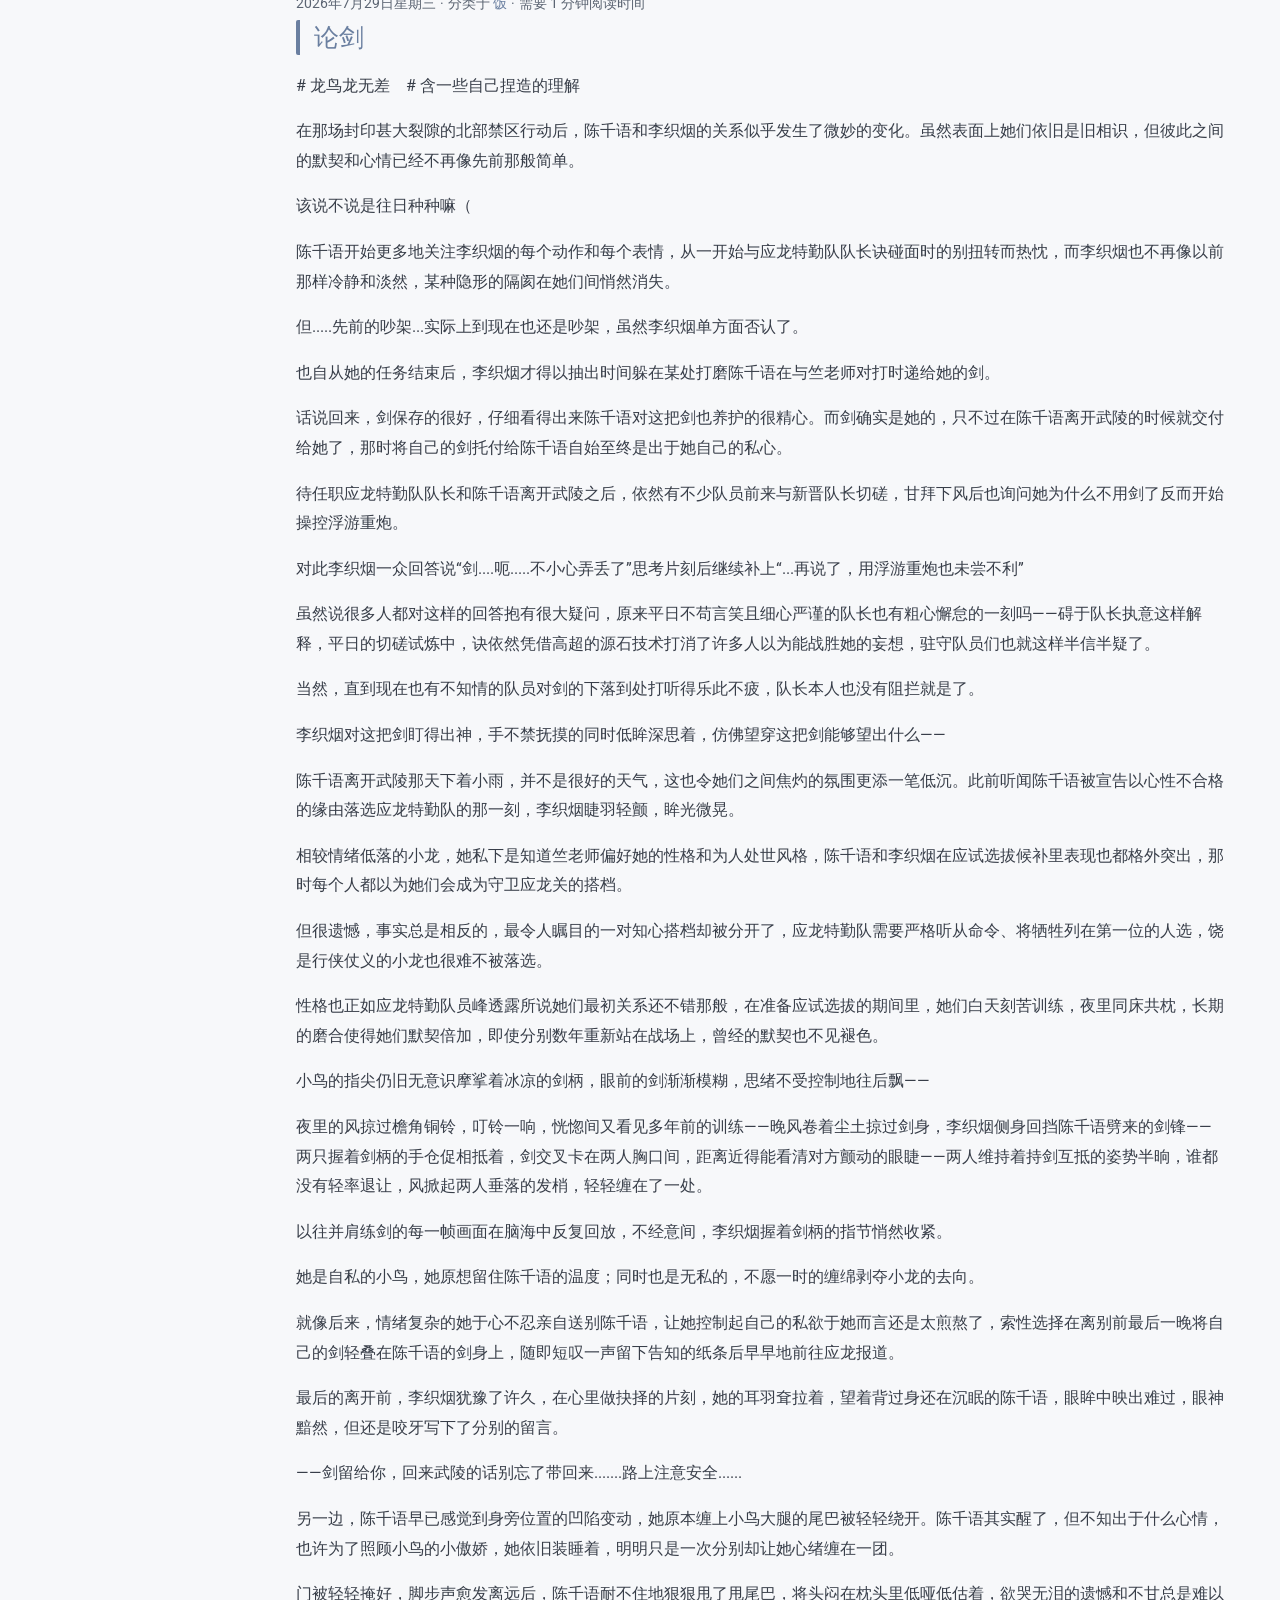
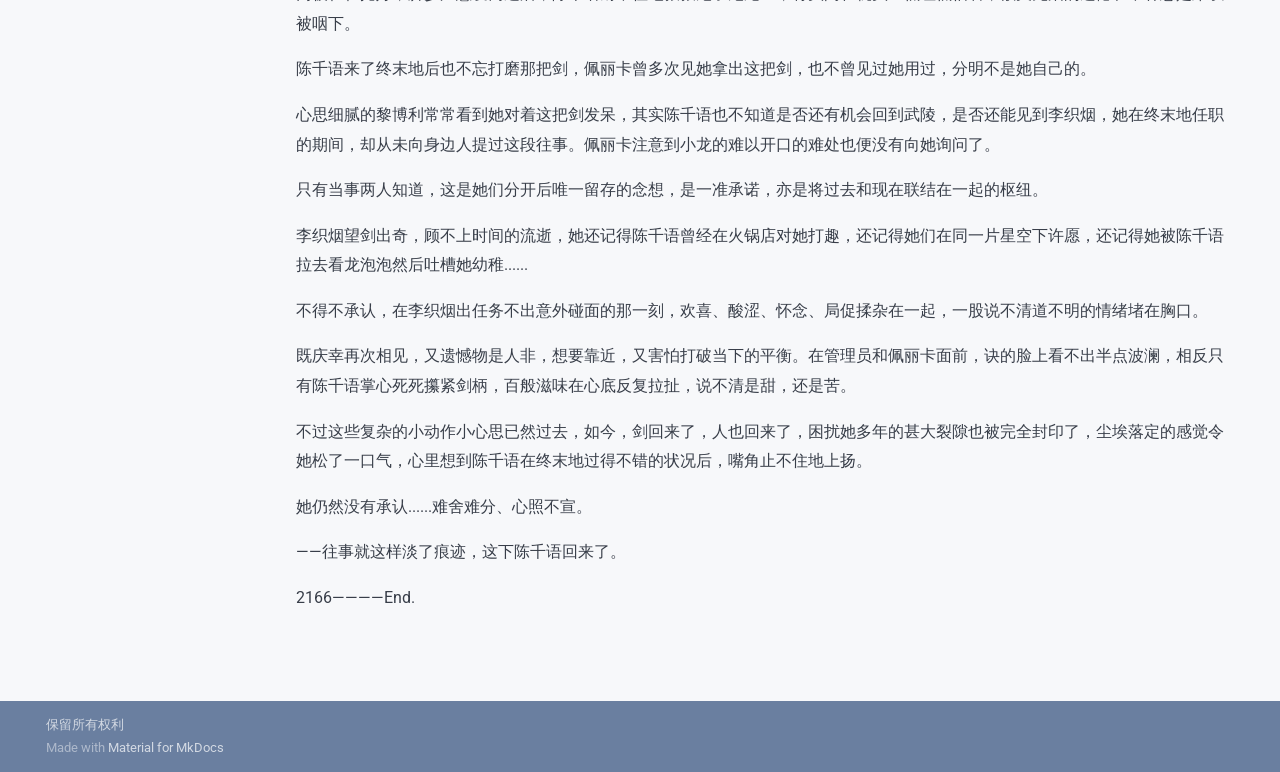
<file: blog/index.html>
<!doctype html>
<html lang="zh" class="no-js">
  <head>
    
      <meta charset="utf-8">
      <meta name="viewport" content="width=device-width,initial-scale=1">
      
        <meta name="description" content="记录、写作与分享">
      
      
        <meta name="author" content="Cheshire-qwq">
      
      
        <link rel="canonical" href="https://Cheshire-qwq.github.io/mysite/blog/">
      
      
        <link rel="prev" href="..">
      
      
        <link rel="next" href="thingking/">
      
      
        
      
      
      <link rel="icon" href="../assets/logo.svg">
      <meta name="generator" content="mkdocs-1.6.1, mkdocs-material-9.8.2">
    
    
      
        <title>Blog - 柴郡の笺月屿</title>
      
    
    
      <link rel="stylesheet" href="../assets/stylesheets/main.57a0d79d.min.css">
      
        
        <link rel="stylesheet" href="../assets/stylesheets/palette.fb2fffe2.min.css">
      
      


    
    
      
    
    
      
        
        
        <link rel="preconnect" href="https://fonts.gstatic.com" crossorigin>
        <link rel="stylesheet" href="https://fonts.googleapis.com/css?family=Roboto:300,300i,400,400i,700,700i%7CRoboto+Mono:400,400i,700,700i&display=fallback">
        <style>:root{--md-text-font:"Roboto";--md-code-font:"Roboto Mono"}</style>
      
    
    
      <link rel="stylesheet" href="../assets/extra.css">
    
    <script>__md_scope=new URL("..",location),__md_hash=e=>[...e].reduce(((e,_)=>(e<<5)-e+_.charCodeAt(0)),0),__md_get=(e,_=localStorage,t=__md_scope)=>JSON.parse(_.getItem(t.pathname+"."+e)),__md_set=(e,_,t=localStorage,a=__md_scope)=>{try{t.setItem(a.pathname+"."+e,JSON.stringify(_))}catch(e){}}</script>
    
      

    
    
  </head>
  
  
    
    
      
    
    
    
    
    <body dir="ltr" data-md-color-scheme="default" data-md-color-primary="#8799B0" data-md-color-accent="#6A7FA0">
  
    
    <input class="md-toggle" data-md-toggle="drawer" type="checkbox" id="__drawer" autocomplete="off">
    <input class="md-toggle" data-md-toggle="search" type="checkbox" id="__search" autocomplete="off">
    <label class="md-overlay" for="__drawer"></label>
    <div data-md-component="skip">
      
        
        <a href="#blog" class="md-skip">
          跳转至
        </a>
      
    </div>
    <div data-md-component="announce">
      
    </div>
    
    
      

<header class="md-header" data-md-component="header">
  <nav class="md-header__inner md-grid" aria-label="页眉">
    <a href=".." title="柴郡の笺月屿" class="md-header__button md-logo" aria-label="柴郡の笺月屿" data-md-component="logo">
      
  <img src="../assets/logo.svg" alt="logo">

    </a>
    <label class="md-header__button md-icon" for="__drawer">
      
      <svg xmlns="http://www.w3.org/2000/svg" viewBox="0 0 24 24"><path d="M3 6h18v2H3zm0 5h18v2H3zm0 5h18v2H3z"/></svg>
    </label>
    <div class="md-header__title" data-md-component="header-title">
      <div class="md-header__ellipsis">
        <div class="md-header__topic">
          <span class="md-ellipsis">
            柴郡の笺月屿
          </span>
        </div>
        <div class="md-header__topic" data-md-component="header-topic">
          <span class="md-ellipsis">
            
              Blog
            
          </span>
        </div>
      </div>
    </div>
    
      
        <form class="md-header__option" data-md-component="palette">
  
    
    
    
    <input class="md-option" data-md-color-media="(prefers-color-scheme: light)" data-md-color-scheme="default" data-md-color-primary="#8799B0" data-md-color-accent="#6A7FA0"  aria-label="切换到夜间模式"  type="radio" name="__palette" id="__palette_0">
    
      <label class="md-header__button md-icon" title="切换到夜间模式" for="__palette_1" hidden>
        <svg xmlns="http://www.w3.org/2000/svg" viewBox="0 0 24 24"><path d="m17.75 4.09-2.53 1.94.91 3.06-2.63-1.81-2.63 1.81.91-3.06-2.53-1.94L12.44 4l1.06-3 1.06 3zm3.5 6.91-1.64 1.25.59 1.98-1.7-1.17-1.7 1.17.59-1.98L15.75 11l2.06-.05L18.5 9l.69 1.95zm-2.28 4.95c.83-.08 1.72 1.1 1.19 1.85-.32.45-.66.87-1.08 1.27C15.17 23 8.84 23 4.94 19.07c-3.91-3.9-3.91-10.24 0-14.14.4-.4.82-.76 1.27-1.08.75-.53 1.93.36 1.85 1.19-.27 2.86.69 5.83 2.89 8.02a9.96 9.96 0 0 0 8.02 2.89m-1.64 2.02a12.08 12.08 0 0 1-7.8-3.47c-2.17-2.19-3.33-5-3.49-7.82-2.81 3.14-2.7 7.96.31 10.98 3.02 3.01 7.84 3.12 10.98.31"/></svg>
      </label>
    
  
    
    
    
    <input class="md-option" data-md-color-media="(prefers-color-scheme: dark)" data-md-color-scheme="slate" data-md-color-primary="#8799B0" data-md-color-accent="#6A7FA0"  aria-label="切换到日间模式"  type="radio" name="__palette" id="__palette_1">
    
      <label class="md-header__button md-icon" title="切换到日间模式" for="__palette_0" hidden>
        <svg xmlns="http://www.w3.org/2000/svg" viewBox="0 0 24 24"><path d="M12 7a5 5 0 0 1 5 5 5 5 0 0 1-5 5 5 5 0 0 1-5-5 5 5 0 0 1 5-5m0 2a3 3 0 0 0-3 3 3 3 0 0 0 3 3 3 3 0 0 0 3-3 3 3 0 0 0-3-3m0-7 2.39 3.42C13.65 5.15 12.84 5 12 5s-1.65.15-2.39.42zM3.34 7l4.16-.35A7.2 7.2 0 0 0 5.94 8.5c-.44.74-.69 1.5-.83 2.29zm.02 10 1.76-3.77a7.131 7.131 0 0 0 2.38 4.14zM20.65 7l-1.77 3.79a7.02 7.02 0 0 0-2.38-4.15zm-.01 10-4.14.36c.59-.51 1.12-1.14 1.54-1.86.42-.73.69-1.5.83-2.29zM12 22l-2.41-3.44c.74.27 1.55.44 2.41.44.82 0 1.63-.17 2.37-.44z"/></svg>
      </label>
    
  
</form>
      
    
    
      <script>var palette=__md_get("__palette");if(palette&&palette.color){if("(prefers-color-scheme)"===palette.color.media){var media=matchMedia("(prefers-color-scheme: light)"),input=document.querySelector(media.matches?"[data-md-color-media='(prefers-color-scheme: light)']":"[data-md-color-media='(prefers-color-scheme: dark)']");palette.color.media=input.getAttribute("data-md-color-media"),palette.color.scheme=input.getAttribute("data-md-color-scheme"),palette.color.primary=input.getAttribute("data-md-color-primary"),palette.color.accent=input.getAttribute("data-md-color-accent")}for(var[key,value]of Object.entries(palette.color))document.body.setAttribute("data-md-color-"+key,value)}</script>
    
    
    
      
      
        <label class="md-header__button md-icon" for="__search">
          
          <svg xmlns="http://www.w3.org/2000/svg" viewBox="0 0 24 24"><path d="M9.5 3A6.5 6.5 0 0 1 16 9.5c0 1.61-.59 3.09-1.56 4.23l.27.27h.79l5 5-1.5 1.5-5-5v-.79l-.27-.27A6.52 6.52 0 0 1 9.5 16 6.5 6.5 0 0 1 3 9.5 6.5 6.5 0 0 1 9.5 3m0 2C7 5 5 7 5 9.5S7 14 9.5 14 14 12 14 9.5 12 5 9.5 5"/></svg>
        </label>
        <div class="md-search" data-md-component="search" role="dialog">
  <label class="md-search__overlay" for="__search"></label>
  <div class="md-search__inner" role="search">
    <form class="md-search__form" name="search">
      <input type="text" class="md-search__input" name="query" aria-label="搜索" placeholder="搜索" autocapitalize="off" autocorrect="off" autocomplete="off" spellcheck="false" data-md-component="search-query" required>
      <label class="md-search__icon md-icon" for="__search">
        
        <svg xmlns="http://www.w3.org/2000/svg" viewBox="0 0 24 24"><path d="M9.5 3A6.5 6.5 0 0 1 16 9.5c0 1.61-.59 3.09-1.56 4.23l.27.27h.79l5 5-1.5 1.5-5-5v-.79l-.27-.27A6.52 6.52 0 0 1 9.5 16 6.5 6.5 0 0 1 3 9.5 6.5 6.5 0 0 1 9.5 3m0 2C7 5 5 7 5 9.5S7 14 9.5 14 14 12 14 9.5 12 5 9.5 5"/></svg>
        
        <svg xmlns="http://www.w3.org/2000/svg" viewBox="0 0 24 24"><path d="M20 11v2H8l5.5 5.5-1.42 1.42L4.16 12l7.92-7.92L13.5 5.5 8 11z"/></svg>
      </label>
      <nav class="md-search__options" aria-label="查找">
        
        <button type="reset" class="md-search__icon md-icon" title="清空当前内容" aria-label="清空当前内容" tabindex="-1">
          
          <svg xmlns="http://www.w3.org/2000/svg" viewBox="0 0 24 24"><path d="M19 6.41 17.59 5 12 10.59 6.41 5 5 6.41 10.59 12 5 17.59 6.41 19 12 13.41 17.59 19 19 17.59 13.41 12z"/></svg>
        </button>
      </nav>
      
        <div class="md-search__suggest" data-md-component="search-suggest"></div>
      
    </form>
    <div class="md-search__output">
      <div class="md-search__scrollwrap" tabindex="0" data-md-scrollfix>
        <div class="md-search-result" data-md-component="search-result">
          <div class="md-search-result__meta">
            正在初始化搜索引擎
          </div>
          <ol class="md-search-result__list" role="presentation"></ol>
        </div>
      </div>
    </div>
  </div>
</div>
      
    
    
  </nav>
  
</header>
    
    <div class="md-container" data-md-component="container">
      
      
        
          
            
<nav class="md-tabs" aria-label="标签" data-md-component="tabs">
  <div class="md-grid">
    <ul class="md-tabs__list">
      
        
  
  
  
  
    <li class="md-tabs__item">
      <a href=".." class="md-tabs__link">
        
  
  
    
  
  首页

      </a>
    </li>
  

      
        
  
  
  
    
  
  
    <li class="md-tabs__item md-tabs__item--active">
      <a href="./" class="md-tabs__link">
        
  
  
    
  
  Blog

      </a>
    </li>
  

      
        
  
  
  
  
    <li class="md-tabs__item">
      <a href="thingking/" class="md-tabs__link">
        
  
  
    
  
  短打素材库

      </a>
    </li>
  

      
        
  
  
  
  
    <li class="md-tabs__item">
      <a href="../about/" class="md-tabs__link">
        
  
  
    
  
  其他

      </a>
    </li>
  

      
    </ul>
  </div>
</nav>
          
        
      
      <main class="md-main" data-md-component="main">
        <div class="md-main__inner md-grid">
          
            
              
              <div class="md-sidebar md-sidebar--primary" data-md-component="sidebar" data-md-type="navigation" >
                <div class="md-sidebar__scrollwrap">
                  <div class="md-sidebar__inner">
                    


  


<nav class="md-nav md-nav--primary md-nav--lifted" aria-label="导航栏" data-md-level="0">
  <label class="md-nav__title" for="__drawer">
    <a href=".." title="柴郡の笺月屿" class="md-nav__button md-logo" aria-label="柴郡の笺月屿" data-md-component="logo">
      
  <img src="../assets/logo.svg" alt="logo">

    </a>
    柴郡の笺月屿
  </label>
  
  <ul class="md-nav__list" data-md-scrollfix>
    
      
      
  
  
  
  
    <li class="md-nav__item">
      <a href=".." class="md-nav__link">
        
  
  
  <span class="md-ellipsis">
    
  
    首页
  

    
  </span>
  
  

      </a>
    </li>
  

    
      
      
  
  
    
  
  
    
      
    
  
  
    <li class="md-nav__item md-nav__item--active">
      
      <input class="md-nav__toggle md-toggle" type="checkbox" id="__toc">
      
      
        
      
      
      <a href="./" class="md-nav__link md-nav__link--active">
        
  
  
  <span class="md-ellipsis">
    
  
    Blog
  

    
  </span>
  
  

      </a>
      
    </li>
  

    
      
      
  
  
  
  
    <li class="md-nav__item">
      <a href="thingking/" class="md-nav__link">
        
  
  
  <span class="md-ellipsis">
    
  
    短打素材库
  

    
  </span>
  
  

      </a>
    </li>
  

    
      
      
  
  
  
  
    <li class="md-nav__item">
      <a href="../about/" class="md-nav__link">
        
  
  
  <span class="md-ellipsis">
    
  
    其他
  

    
  </span>
  
  

      </a>
    </li>
  

    
  </ul>
</nav>
                  </div>
                </div>
              </div>
            
            
              
              <div class="md-sidebar md-sidebar--secondary" data-md-component="sidebar" data-md-type="toc" >
                <div class="md-sidebar__scrollwrap">
                  <div class="md-sidebar__inner">
                    

<nav class="md-nav md-nav--secondary" aria-label="目录">
  
  
  
    
  
  
</nav>
                  </div>
                </div>
              </div>
            
          
          
  <div class="md-content" data-md-component="content">
    <div class="md-content__inner">
      <header class="md-typeset">
        <h1 id="blog">Blog<a class="headerlink" href="#blog" title="Permanent link">&para;</a></h1>
      </header>
      
        <article class="md-post md-post--excerpt">
  <header class="md-post__header">
    
    <div class="md-post__meta md-meta">
      <ul class="md-meta__list">
        <li class="md-meta__item">
          <time datetime="2026-11-24 00:00:00+00:00">2026年11月24日星期二</time></li>
        
          <li class="md-meta__item">
            分类于
            
              <a href="category/%E9%9A%8F%E7%AC%94/" class="md-meta__link">随笔</a></li>
        
        
          
          <li class="md-meta__item">
            
              需要 1 分钟阅读时间
            
          </li>
        
        
      </ul>
      
    </div>
  </header>
  <div class="md-post__content md-typeset">
    <h2 id="_1"><a class="toclink" href="2026/11/24/%E6%96%87%E7%AB%A0%E6%A0%87%E9%A2%98/">文章标题</a></h2>
<p>正文从这里开始写。</p>
<h3 id="_2"><a class="toclink" href="2026/11/24/%E6%96%87%E7%AB%A0%E6%A0%87%E9%A2%98/#_2">小标题</a></h3>
<ul>
<li>列表项一</li>
<li>列表项二</li>
</ul>
<p>图片（把图片先传到 docs/assets/）：</p>
<p><img alt="图片说明" src="../assets/example.png" /></p>
<blockquote>
<p>提示：这个文件名以下划线开头，MkDocs 会忽略它，不会被发布出去。
真的写新文章时，复制本文内容到「Add file → Create new file」，文件名改成英文小写，例如 <code>2026-11-24-我的第一天.md</code>。</p>
</blockquote>
    
    
  </div>
</article>
      
        <article class="md-post md-post--excerpt">
  <header class="md-post__header">
    
    <div class="md-post__meta md-meta">
      <ul class="md-meta__list">
        <li class="md-meta__item">
          <time datetime="2026-11-24 00:00:00+00:00">2026年11月24日星期二</time></li>
        
          <li class="md-meta__item">
            分类于
            
              <a href="category/%E5%A4%87%E5%BF%98/" class="md-meta__link">备忘</a></li>
        
        
          
          <li class="md-meta__item">
            
              需要 1 分钟阅读时间
            
          </li>
        
        
      </ul>
      
    </div>
  </header>
  <div class="md-post__content md-typeset">
    <h2 id="markdown"><a class="toclink" href="2026/11/24/markdown-%E5%B8%B8%E7%94%A8%E8%AF%AD%E6%B3%95%E9%80%9F%E6%9F%A5/">Markdown 常用语法速查</a></h2>
<p>写文章只需要记住下面这几条，剩下的可以随时回来查。</p>
<h3 id="_1"><a class="toclink" href="2026/11/24/markdown-%E5%B8%B8%E7%94%A8%E8%AF%AD%E6%B3%95%E9%80%9F%E6%9F%A5/#_1">标题</a></h3>
<div class="highlight"><pre><span></span><code><a id="__codelineno-0-1" name="__codelineno-0-1" href="#__codelineno-0-1"></a><span class="gh"># 一级标题</span>
<a id="__codelineno-0-2" name="__codelineno-0-2" href="#__codelineno-0-2"></a><span class="gu">## 二级标题</span>
<a id="__codelineno-0-3" name="__codelineno-0-3" href="#__codelineno-0-3"></a><span class="gu">### 三级标题</span>
</code></pre></div>
<h3 id="_2"><a class="toclink" href="2026/11/24/markdown-%E5%B8%B8%E7%94%A8%E8%AF%AD%E6%B3%95%E9%80%9F%E6%9F%A5/#_2">强调</a></h3>
<div class="highlight"><pre><span></span><code><a id="__codelineno-1-1" name="__codelineno-1-1" href="#__codelineno-1-1"></a><span class="gs">**加粗**</span>
<a id="__codelineno-1-2" name="__codelineno-1-2" href="#__codelineno-1-2"></a><span class="ge">*斜体*</span>
<a id="__codelineno-1-3" name="__codelineno-1-3" href="#__codelineno-1-3"></a><span class="gd">~~删除线~~</span>
</code></pre></div>
<h3 id="_3"><a class="toclink" href="2026/11/24/markdown-%E5%B8%B8%E7%94%A8%E8%AF%AD%E6%B3%95%E9%80%9F%E6%9F%A5/#_3">列表</a></h3>
<div class="highlight"><pre><span></span><code><a id="__codelineno-2-1" name="__codelineno-2-1" href="#__codelineno-2-1"></a><span class="k">-</span><span class="w"> </span>无序列表
<a id="__codelineno-2-2" name="__codelineno-2-2" href="#__codelineno-2-2"></a><span class="k">-</span><span class="w"> </span>第二项
<a id="__codelineno-2-3" name="__codelineno-2-3" href="#__codelineno-2-3"></a>
<a id="__codelineno-2-4" name="__codelineno-2-4" href="#__codelineno-2-4"></a><span class="k">1.</span> 有序列表
<a id="__codelineno-2-5" name="__codelineno-2-5" href="#__codelineno-2-5"></a><span class="k">2.</span> 第二项
</code></pre></div>
<h3 id="_4"><a class="toclink" href="2026/11/24/markdown-%E5%B8%B8%E7%94%A8%E8%AF%AD%E6%B3%95%E9%80%9F%E6%9F%A5/#_4">链接与图片</a></h3>
<div class="highlight"><pre><span></span><code><a id="__codelineno-3-1" name="__codelineno-3-1" href="#__codelineno-3-1"></a>[<span class="nt">点我跳转</span>](<span class="na">https://example.com</span>)
<a id="__codelineno-3-2" name="__codelineno-3-2" href="#__codelineno-3-2"></a>
<a id="__codelineno-3-3" name="__codelineno-3-3" href="#__codelineno-3-3"></a>![<span class="nt">图片说明</span>](<span class="na">../../assets/example.png</span>)
</code></pre></div>
<p>图片放在 <code>docs/assets/</code> 里，然后在文章里写相对路径引用。<strong>路径一定要以 <code>../../assets/</code> 开头</strong>（因为文章在 <code>docs/blog/posts/</code> 这一层）。</p>
<h3 id="_5"><a class="toclink" href="2026/11/24/markdown-%E5%B8%B8%E7%94%A8%E8%AF%AD%E6%B3%95%E9%80%9F%E6%9F%A5/#_5">表格</a></h3>
<div class="highlight"><pre><span></span><code><a id="__codelineno-4-1" name="__codelineno-4-1" href="#__codelineno-4-1"></a>| 项目 | 说明 |
<a id="__codelineno-4-2" name="__codelineno-4-2" href="#__codelineno-4-2"></a>| --- | --- |
<a id="__codelineno-4-3" name="__codelineno-4-3" href="#__codelineno-4-3"></a>| 名字 | 随便写 |
</code></pre></div>
<p>效果：</p>
<table>
<thead>
<tr>
<th>项目</th>
<th>说明</th>
</tr>
</thead>
<tbody>
<tr>
<td>名字</td>
<td>随便写</td>
</tr>
<tr>
<td>日期</td>
<td>2026-11-24</td>
</tr>
</tbody>
</table>
<h3 id="_6"><a class="toclink" href="2026/11/24/markdown-%E5%B8%B8%E7%94%A8%E8%AF%AD%E6%B3%95%E9%80%9F%E6%9F%A5/#_6">提示框</a></h3>
<div class="highlight"><pre><span></span><code><a id="__codelineno-5-1" name="__codelineno-5-1" href="#__codelineno-5-1"></a>!!! note "标题"
<a id="__codelineno-5-2" name="__codelineno-5-2" href="#__codelineno-5-2"></a>    这里写内容，注意要缩进 4 个空格。
</code></pre></div>
<p>效果：</p>
<div class="admonition note">
<p class="admonition-title">标题</p>
<p>这里写内容，注意要缩进 4 个空格。</p>
</div>
<h3 id="_7"><a class="toclink" href="2026/11/24/markdown-%E5%B8%B8%E7%94%A8%E8%AF%AD%E6%B3%95%E9%80%9F%E6%9F%A5/#_7">代码块</a></h3>
<p>用三个反引号包起来，后面写语言名：</p>
<div class="highlight"><pre><span></span><code><a id="__codelineno-6-1" name="__codelineno-6-1" href="#__codelineno-6-1"></a><span class="sb">```python</span>
<a id="__codelineno-6-2" name="__codelineno-6-2" href="#__codelineno-6-2"></a><span class="nb">print</span><span class="p">(</span><span class="s2">"hello"</span><span class="p">)</span>
<a id="__codelineno-6-3" name="__codelineno-6-3" href="#__codelineno-6-3"></a><span class="sb">```</span>
</code></pre></div>
<h3 id="_8"><a class="toclink" href="2026/11/24/markdown-%E5%B8%B8%E7%94%A8%E8%AF%AD%E6%B3%95%E9%80%9F%E6%9F%A5/#_8">文章开头的日期</a></h3>
<p>每篇文章最上面那段用 <code>---</code> 包起来的东西叫 front matter，是给网站看的：</p>
<div class="highlight"><pre><span></span><code><a id="__codelineno-7-1" name="__codelineno-7-1" href="#__codelineno-7-1"></a>---
<a id="__codelineno-7-2" name="__codelineno-7-2" href="#__codelineno-7-2"></a>date: 2026-11-24
<a id="__codelineno-7-3" name="__codelineno-7-3" href="#__codelineno-7-3"></a>categories:
<a id="__codelineno-7-4" name="__codelineno-7-4" href="#__codelineno-7-4"></a><span class="gu">  - 随笔</span>
<a id="__codelineno-7-5" name="__codelineno-7-5" href="#__codelineno-7-5"></a><span class="gu">---</span>
</code></pre></div>
<p><code>date</code> 决定它在文章列表里的排序，别漏。</p>
    
    
  </div>
</article>
      
        <article class="md-post md-post--excerpt">
  <header class="md-post__header">
    
    <div class="md-post__meta md-meta">
      <ul class="md-meta__list">
        <li class="md-meta__item">
          <time datetime="2026-07-29 00:00:00+00:00">2026年7月29日星期三</time></li>
        
          <li class="md-meta__item">
            分类于
            
              <a href="category/%E9%A5%AD/" class="md-meta__link">饭</a></li>
        
        
          
          <li class="md-meta__item">
            
              需要 2 分钟阅读时间
            
          </li>
        
        
      </ul>
      
    </div>
  </header>
  <div class="md-post__content md-typeset">
    <h2 id="_1"><a class="toclink" href="2026/07/29/%E6%8E%92%E5%8D%B5%E6%9C%9F/">排卵期</a></h2>
<p>#&nbsp;龙鸟有差&emsp;#&nbsp;有黎博利产卵设定捏造</p>
<p>来终末地帝江号养伤的这段时间，李织烟耐不住闲暇之余，于是接了终末地的相关任务，依旧出勤时间，李织烟照常处理任务。</p>
<p>她在帝江号过得很好，紧绷感渐渐消失，顺而代之的是放松，更重要的是她终于能和陈千语在一块，虽然嘴上并不承认，但还是全心全意接受干员陈千语的关照。</p>
<p>她今天的任务很简单，轻松得令她一度认为不真实，但事实确实如此，她只需要发挥作为应龙特勤队队长的能力分析数据，然后统筹整理。</p>
<p>忽然，李织烟身形一僵，她感到下腹一痛，握着数据面板的手指蜷缩，密密麻麻的痛楚从腹部炸开——黎博利的排卵期。</p>
<p>“啧”意识到不对的时候，已经吃力地倚靠在墙边，面色潮红，她低下头试图隐忍腹部的胀痛感，强制压下各处共同传来的不适感后，李织烟攥紧手中的面板，继续处理完余下的任务。</p>
<p>管理员和佩丽卡是在前往干员联络处的路上发现李织烟的，心思本就缜密的黎博利毫不费力地就猜到了身为同类的状况，没有一丝犹豫就过去接过她手上的数据板。</p>
<p>意识朦胧间，李织烟似乎看见佩丽卡向管理员示意，管理员心里神会，调出便携终端给出任务的陈千语发信息让她回来一下。</p>
<p>又似乎在下一秒，她道谢一声与管理员和佩丽卡告别后，硬生生握紧拳头挪回在终末地帝江号上的宿舍。</p>
<p>关上门后，房间黑了下来，顾不上开灯，本就适应黑暗的小鸟磕磕绊绊地往床边走，排卵期的热浪促使她将身上的衣服脱下来，燥热催动着她将衣服随意扔在一旁。</p>
<p>她欲想压下这股胀痛感，可依旧无果，身下却经不住流出液体，穴里的液体顺着重力滑下去，这令她不太好受。</p>
<p>她仍然喘着粗气，坚信自己的毅力能缓解不适，感知仿佛被蒙上一层纱，她开始转移注意，试图将自己的感知放在房间门外的声音。</p>
<p>不久后，她听见外面急忙的脚步声，耳羽微微抖了抖。李织烟此刻仍跪在床边，手扶着床沿，听闻门被敲动瞬间一震，腹部的胀痛却让她无暇思考该怎么回应来人的寻访。</p>
<p>就在她启齿的片刻，门被重重推开，小鸟被这声响惊得耳羽炸了起来，随后警惕瞥了一眼——是陈千语——紧绷的身体慢慢放松，耳羽也慢慢耷拉下来。</p>
<p>陈千语观察着暗黑的房间，窗帘被刻意拉起来，衣服被随意扔在床上，眼神收回于小鸟，似乎是感知到了灼热的视线，李织烟随即将头埋进床边的被子里，只露出颤抖的肩膀，黑暗中能听到压抑的、类似吞咽的轻响，闷哼一声“锁门..过来”</p>
<p>陈千语慌了神，急忙反手将房间门锁扣上，赶到小鸟身旁，担心的手扶上肩膀，开口询问“李织烟！你怎么了”</p>
<p>李织烟此刻全身发烫，肩膀传来冰凉的触感，她才慢慢吃力抬起头来，眼睛里满是湿润，面色染上绯红。陈千语哪见过这场面，下意识咽了口水——</p>
<p>“唔....我..产卵期到了......”</p>
<p>感到燥热又涌了上来，她喘了好几声，才断断续续地开口：“好热......唔嗯.....好..难受.......帮我..”</p>
<p>陈千语的手在发抖，饶是这种特殊时期，她又不愿在李织烟因为种族而毫无防备的时候...嗯.....脑中乱想的时隙身子已经靠过去了，她从李织烟后背轻轻环抱住她，回忆起之前种族生理课所讲，手伸进李织烟已经脱的差不多的衣服中，身后的尾巴焦急的拍甩着地板。</p>
<p>指尖触碰到发烫的小腹时，她下意识收手起来。回过神来，手指继续往下探，最终触碰到那处已经湿透的缝隙——小鸟下面已经湿得溃不成军了。</p>
<p>陈千语指腹刚碰了碰，李织烟整个人仿佛被电流击中，她急促地喘息了一声。陈千语咬着下唇，心里努力止住别的想法，中指小心翼翼地探入。黎博利为了适应产卵而不自觉间分泌滑腻的液体，此刻透明的液体顺着手指涌出来，发出细微的水声。</p>
<p>李织烟被进入的瞬间还是有些难受，但很快转化成了一种令她头皮发麻的快感，她不禁吸了一口气。</p>
<p>陈千语心里感叹到手指在探进去没过多久就被内壁吞进去，每一寸地推进都让小鸟发出破碎的喘息。</p>
<p>陈千语显然听到了怀里小鸟的动静，她顿了顿，耐心地询问：“织烟...现在感觉怎么样”身后得青龙尾止不住地圈着小鸟的大腿，尾端绒毛扫着李织烟的大腿内侧。</p>
<p>李织烟耳羽忍不住抖了抖，绒毛激起了她一阵细密的颤栗“呃...你的尾巴......痒.....嗯.....还是好涨...再.....再往里一点...”</p>
<p>陈千语闻言，一手摸索着李织烟小腹胀起的地方，轻轻将卵往下推，一手在穴里扩张以方便挤卵出来。</p>
<p>良久，卵总算是被压出宫口，痛的李织烟闷哼一声，指尖掐进被单。陈千语开始缓慢地移动，指尖缓慢的碾过那些敏感点。</p>
<p>顺势，李织烟咬紧下唇，不愿透露出更多的呻吟。陈千语轻轻咬着蓬松的耳羽：“好些了吗?”</p>
<p>“嗯......”李织烟的声音闷在被揉乱的被子里，声音粘腻地仿佛是很久前她们一起去买的米糕。“.......又有点疼......嗯.....感觉很胀...还没完全出来...”她的手指在床沿抓了又松，那点快感一直吊在那里，上不去也下不来。</p>
<p>陈千语的手指抵住了那颗卵的边缘，试图加快一下排卵的速度。怀里的黎博利闷哼一声，整个人绷紧了，牙齿咬得更深了一点。</p>
<p>“嗯.....出不来.....”她的声音带着哭腔，哼哼唧唧的音色使未见过这场面的小龙惊诧了一会——脑里全是小鸟的呻吟，娇喘渐渐变成一阵急促的喘息。</p>
<p>陈千语的指尖顶住那颗卵，配合着另一只手掌根下压的力度，用力往下推了一下。此刻小鸟从喉咙深处闷出一声长长的、带着情欲的呻吟，整个人在小龙怀里绷成了一张弓。</p>
<p>经过漫长的煎熬，全部的卵终于滑出来，陈千语上手接着，掌心混着体液，另外些的穴水沿着洁白的腿一点点往下坠，身下已积了一滩汪水。</p>
<p>李织烟的身体在那一瞬间全部松开了，像一根被拉满了的弦突然断了，抬起头来大口大口地喘气，嘴边挂着还未来得及咽下去的口水。</p>
<p>陈千语起身轻轻将卵放在床头的纸巾上，回头用力拉起排卵后乏力的小鸟，将她抱上床上，随后出于私心亲了亲耳羽“织烟你躺一会我去找水”这时陈千语才发觉她的声音也哑得不成样，语末便急冲出了房间。</p>
<p>门被轻轻掩上后，李织烟闭着眼睛，眼角尽是艳丽得红润，她的睫毛还在抖，耳羽先一步松了下来。</p>
<p>小鸟深呼吸缓着，在短暂的闲暇中竟有丝庆幸刚刚自己失控的神色藏匿在被子里，细细回想着刚刚的事情后脸诚实地抹上绯红。</p>
<p>小龙端来了水后，李织烟起身欲想接过水杯喝，刚握上杯身，杯子却从乏力的手中往下坠，水杯彻底滑下之际被陈千语接住，“还是太为难你了，我来吧”</p>
<p>李织烟欲想开口却迟迟没有发出声音，她的眸中某些情绪翻涌，却终是闭了闭眼，喉咙上下滑动了两下。再睁眼时，又恢复了一如既往的平静。</p>
<p>她实在太累了，经历了许久的出勤任务和排卵的事后，即使是应龙特勤队队长，也有需要别人照顾的时候呀。</p>
<p>喝过水后，小龙积极地抱起小鸟去洗澡。浴室里，两人坦诚相待——在陈千语给她洗澡的时候，她不经回想在这之前发生的事。</p>
<p>话说回来，陈千语不是有任务嘛，怎么会知道.....</p>
<p>李织烟晃了晃头，耳羽微微抖着，心想，算了，不过一会出声“陈....靠过来”</p>
<p>陈千语愣了一下，还来不及思考的片刻，李织烟发力靠了过来，扶上着陈千语的脸，目光扫过她泛着红意的唇瓣，心头一热，没忍住便深深吻了上去，舌头缠在一起，嘴角流着未收得住的液体。</p>
<p>“唔.....嗯............”</p>
<p>小鸟劳累后的身体经不住长时间的深吻，于是率先推开对方，陈千语感觉她在做梦，虽然不想承认但她的脸颊染上淡淡红晕。</p>
<p>“你这.....犯规...呃...”</p>
<p>没等陈千语说完，李织烟一把揽住她的腰，力道带着某种急切、将她死死扣在怀里，低哑的声音从耳边传来：“别动、就让我抱一会儿”</p>
<p>2945————End.</p>
    
    
  </div>
</article>
      
        <article class="md-post md-post--excerpt">
  <header class="md-post__header">
    
    <div class="md-post__meta md-meta">
      <ul class="md-meta__list">
        <li class="md-meta__item">
          <time datetime="2026-07-29 00:00:00+00:00">2026年7月29日星期三</time></li>
        
          <li class="md-meta__item">
            分类于
            
              <a href="category/%E9%A5%AD/" class="md-meta__link">饭</a></li>
        
        
          
          <li class="md-meta__item">
            
              需要 1 分钟阅读时间
            
          </li>
        
        
      </ul>
      
    </div>
  </header>
  <div class="md-post__content md-typeset">
    <h2 id="_1"><a class="toclink" href="2026/07/29/%E8%AE%BA%E5%89%91/">论剑</a></h2>
<p>#&nbsp;龙鸟龙无差&emsp;#&nbsp;含一些自己捏造的理解</p>
<p>在那场封印甚大裂隙的北部禁区行动后，陈千语和李织烟的关系似乎发生了微妙的变化。虽然表面上她们依旧是旧相识，但彼此之间的默契和心情已经不再像先前那般简单。</p>
<p>该说不说是往日种种嘛（</p>
<p>陈千语开始更多地关注李织烟的每个动作和每个表情，从一开始与应龙特勤队队长诀碰面时的别扭转而热忱，而李织烟也不再像以前那样冷静和淡然，某种隐形的隔阂在她们间悄然消失。</p>
<p>但.....先前的吵架...实际上到现在也还是吵架，虽然李织烟单方面否认了。</p>
<p>也自从她的任务结束后，李织烟才得以抽出时间躲在某处打磨陈千语在与竺老师对打时递给她的剑。</p>
<p>话说回来，剑保存的很好，仔细看得出来陈千语对这把剑也养护的很精心。而剑确实是她的，只不过在陈千语离开武陵的时候就交付给她了，那时将自己的剑托付给陈千语自始至终是出于她自己的私心。</p>
<p>待任职应龙特勤队队长和陈千语离开武陵之后，依然有不少队员前来与新晋队长切磋，甘拜下风后也询问她为什么不用剑了反而开始操控浮游重炮。</p>
<p>对此李织烟一众回答说“剑....呃.....不小心弄丢了”思考片刻后继续补上“...再说了，用浮游重炮也未尝不利”</p>
<p>虽然说很多人都对这样的回答抱有很大疑问，原来平日不苟言笑且细心严谨的队长也有粗心懈怠的一刻吗——碍于队长执意这样解释，平日的切磋试炼中，诀依然凭借高超的源石技术打消了许多人以为能战胜她的妄想，驻守队员们也就这样半信半疑了。</p>
<p>当然，直到现在也有不知情的队员对剑的下落到处打听得乐此不疲，队长本人也没有阻拦就是了。</p>
<p>李织烟对这把剑盯得出神，手不禁抚摸的同时低眸深思着，仿佛望穿这把剑能够望出什么——</p>
<p>陈千语离开武陵那天下着小雨，并不是很好的天气，这也令她们之间焦灼的氛围更添一笔低沉。此前听闻陈千语被宣告以心性不合格的缘由落选应龙特勤队的那一刻，李织烟睫羽轻颤，眸光微晃。</p>
<p>相较情绪低落的小龙，她私下是知道竺老师偏好她的性格和为人处世风格，陈千语和李织烟在应试选拔候补里表现也都格外突出，那时每个人都以为她们会成为守卫应龙关的搭档。</p>
<p>但很遗憾，事实总是相反的，最令人瞩目的一对知心搭档却被分开了，应龙特勤队需要严格听从命令、将牺牲列在第一位的人选，饶是行侠仗义的小龙也很难不被落选。</p>
<p>性格也正如应龙特勤队员峰透露所说她们最初关系还不错那般，在准备应试选拔的期间里，她们白天刻苦训练，夜里同床共枕，长期的磨合使得她们默契倍加，即使分别数年重新站在战场上，曾经的默契也不见褪色。</p>
<p>小鸟的指尖仍旧无意识摩挲着冰凉的剑柄，眼前的剑渐渐模糊，思绪不受控制地往后飘——</p>
<p>夜里的风掠过檐角铜铃，叮铃一响，恍惚间又看见多年前的训练——晚风卷着尘土掠过剑身，李织烟侧身回挡陈千语劈来的剑锋——两只握着剑柄的手仓促相抵着，剑交叉卡在两人胸口间，距离近得能看清对方颤动的眼睫——两人维持着持剑互抵的姿势半晌，谁都没有轻率退让，风掀起两人垂落的发梢，轻轻缠在了一处。</p>
<p>以往并肩练剑的每一帧画面在脑海中反复回放，不经意间，李织烟握着剑柄的指节悄然收紧。</p>
<p>她是自私的小鸟，她原想留住陈千语的温度；同时也是无私的，不愿一时的缠绵剥夺小龙的去向。</p>
<p>就像后来，情绪复杂的她于心不忍亲自送别陈千语，让她控制起自己的私欲于她而言还是太煎熬了，索性选择在离别前最后一晚将自己的剑轻叠在陈千语的剑身上，随即短叹一声留下告知的纸条后早早地前往应龙报道。</p>
<p>最后的离开前，李织烟犹豫了许久，在心里做抉择的片刻，她的耳羽耷拉着，望着背过身还在沉眠的陈千语，眼眸中映出难过，眼神黯然，但还是咬牙写下了分别的留言。</p>
<p>——剑留给你，回来武陵的话别忘了带回来.......路上注意安全......</p>
<p>另一边，陈千语早已感觉到身旁位置的凹陷变动，她原本缠上小鸟大腿的尾巴被轻轻绕开。陈千语其实醒了，但不知出于什么心情，也许为了照顾小鸟的小傲娇，她依旧装睡着，明明只是一次分别却让她心绪缠在一团。</p>
<p>门被轻轻掩好，脚步声愈发离远后，陈千语耐不住地狠狠甩了甩尾巴，将头闷在枕头里低哑低估着，欲哭无泪的遗憾和不甘总是难以被咽下。</p>
<p>陈千语来了终末地后也不忘打磨那把剑，佩丽卡曾多次见她拿出这把剑，也不曾见过她用过，分明不是她自己的。</p>
<p>心思细腻的黎博利常常看到她对着这把剑发呆，其实陈千语也不知道是否还有机会回到武陵，是否还能见到李织烟，她在终末地任职的期间，却从未向身边人提过这段往事。佩丽卡注意到小龙的难以开口的难处也便没有向她询问了。</p>
<p>只有当事两人知道，这是她们分开后唯一留存的念想，是一准承诺，亦是将过去和现在联结在一起的枢纽。</p>
<p>李织烟望剑出奇，顾不上时间的流逝，她还记得陈千语曾经在火锅店对她打趣，还记得她们在同一片星空下许愿，还记得她被陈千语拉去看龙泡泡然后吐槽她幼稚......</p>
<p>不得不承认，在李织烟出任务不出意外碰面的那一刻，欢喜、酸涩、怀念、局促揉杂在一起，一股说不清道不明的情绪堵在胸口。</p>
<p>既庆幸再次相见，又遗憾物是人非，想要靠近，又害怕打破当下的平衡。在管理员和佩丽卡面前，诀的脸上看不出半点波澜，相反只有陈千语掌心死死攥紧剑柄，百般滋味在心底反复拉扯，说不清是甜，还是苦。</p>
<p>不过这些复杂的小动作小心思已然过去，如今，剑回来了，人也回来了，困扰她多年的甚大裂隙也被完全封印了，尘埃落定的感觉令她松了一口气，心里想到陈千语在终末地过得不错的状况后，嘴角止不住地上扬。</p>
<p>她仍然没有承认......难舍难分、心照不宣。</p>
<p>——往事就这样淡了痕迹，这下陈千语回来了。</p>
<p>2166————End.</p>
    
    
  </div>
</article>
      
      
        
          



<nav class="md-pagination">
  
</nav>
        
      
    </div>
  </div>

          
<script>var target=document.getElementById(location.hash.slice(1));target&&target.name&&(target.checked=target.name.startsWith("__tabbed_"))</script>
        </div>
        
          <button type="button" class="md-top md-icon" data-md-component="top" hidden>
  
  <svg xmlns="http://www.w3.org/2000/svg" viewBox="0 0 24 24"><path d="M13 20h-2V8l-5.5 5.5-1.42-1.42L12 4.16l7.92 7.92-1.42 1.42L13 8z"/></svg>
  回到页面顶部
</button>
        
      </main>
      
        <footer class="md-footer">
  
  <div class="md-footer-meta md-typeset">
    <div class="md-footer-meta__inner md-grid">
      <div class="md-copyright">
  
    <div class="md-copyright__highlight">
      保留所有权利
    </div>
  
  
    Made with
    <a href="https://squidfunk.github.io/mkdocs-material/" target="_blank" rel="noopener">
      Material for MkDocs
    </a>
  
</div>
      
    </div>
  </div>
</footer>
      
    </div>
    <div class="md-dialog" data-md-component="dialog">
      <div class="md-dialog__inner md-typeset"></div>
    </div>
    
    
    
      
      
      <script id="__config" type="application/json">{"annotate": null, "base": "..", "features": ["navigation.tabs", "navigation.top", "navigation.tracking", "search.suggest", "search.highlight", "content.code.copy", "toc.follow"], "search": "../assets/javascripts/workers/search.a7633da7.min.js", "tags": null, "translations": {"clipboard.copied": "\u5df2\u590d\u5236", "clipboard.copy": "\u590d\u5236", "search.result.more.one": "\u5728\u8be5\u9875\u4e0a\u8fd8\u6709 1 \u4e2a\u7b26\u5408\u6761\u4ef6\u7684\u7ed3\u679c", "search.result.more.other": "\u5728\u8be5\u9875\u4e0a\u8fd8\u6709 # \u4e2a\u7b26\u5408\u6761\u4ef6\u7684\u7ed3\u679c", "search.result.none": "\u6ca1\u6709\u627e\u5230\u7b26\u5408\u6761\u4ef6\u7684\u7ed3\u679c", "search.result.one": "\u627e\u5230 1 \u4e2a\u7b26\u5408\u6761\u4ef6\u7684\u7ed3\u679c", "search.result.other": "# \u4e2a\u7b26\u5408\u6761\u4ef6\u7684\u7ed3\u679c", "search.result.placeholder": "\u952e\u5165\u4ee5\u5f00\u59cb\u641c\u7d22", "search.result.term.missing": "\u7f3a\u5c11", "select.version": "\u9009\u62e9\u5f53\u524d\u7248\u672c"}, "version": null}</script>
    
    
      <script src="../assets/javascripts/bundle.a5f9d56c.min.js"></script>
      
        <script src="../assets/site.js"></script>
      
    
  </body>
</html>
</file>
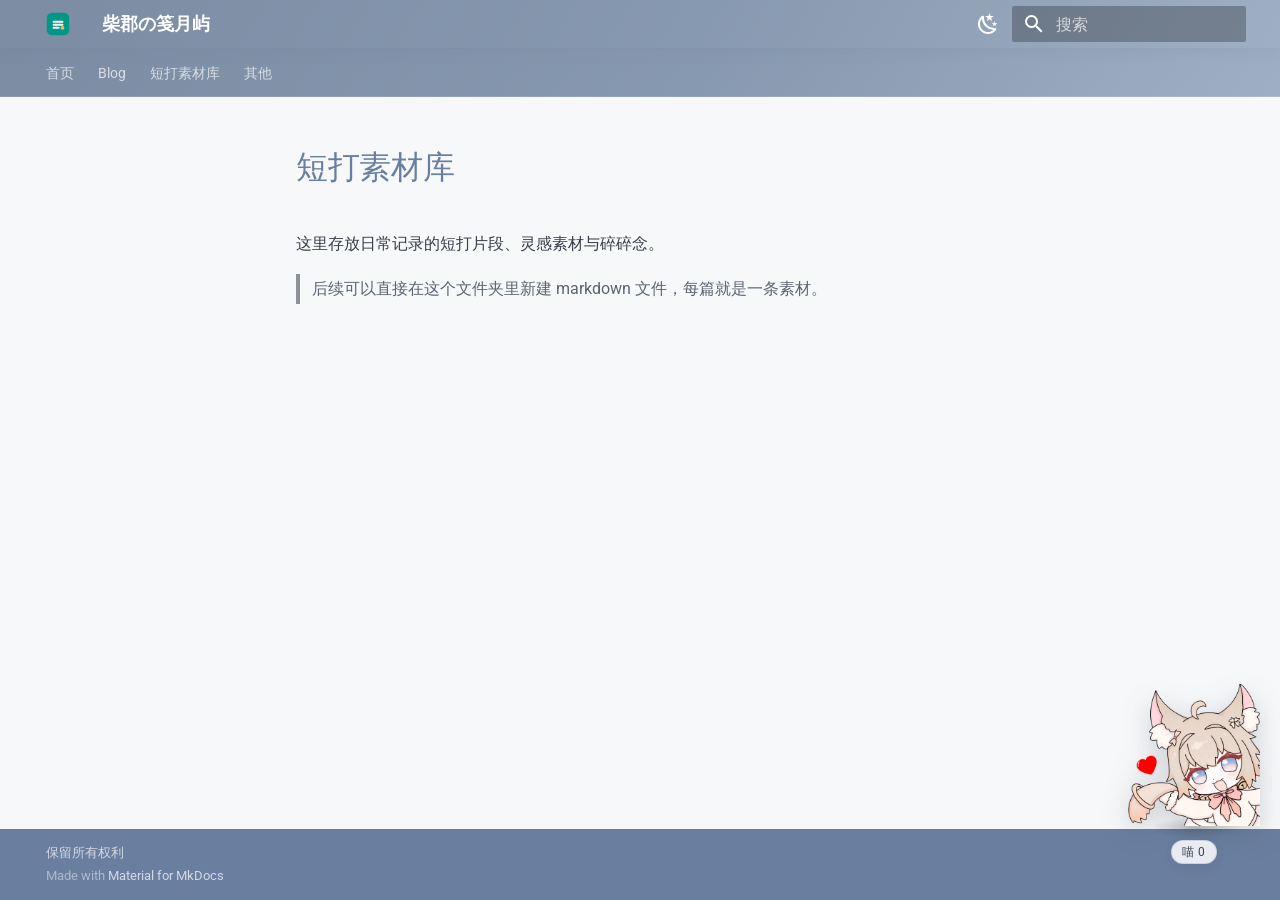
<file: shorts/index.html>
<!doctype html>
<html lang="zh" class="no-js">
  <head>
    
      <meta charset="utf-8">
      <meta name="viewport" content="width=device-width,initial-scale=1">
      
        <meta name="description" content="记录、写作与分享">
      
      
        <meta name="author" content="Cheshire-qwq">
      
      
        <link rel="canonical" href="https://Cheshire-qwq.github.io/mysite/shorts/">
      
      
      
      
        
      
      
      <link rel="icon" href="../assets/logo.svg">
      <meta name="generator" content="mkdocs-1.6.1, mkdocs-material-9.8.2">
    
    
      
        <title>短打素材库 - 柴郡の笺月屿</title>
      
    
    
      <link rel="stylesheet" href="../assets/stylesheets/main.57a0d79d.min.css">
      
        
        <link rel="stylesheet" href="../assets/stylesheets/palette.fb2fffe2.min.css">
      
      


    
    
      
    
    
      
        
        
        <link rel="preconnect" href="https://fonts.gstatic.com" crossorigin>
        <link rel="stylesheet" href="https://fonts.googleapis.com/css?family=Roboto:300,300i,400,400i,700,700i%7CRoboto+Mono:400,400i,700,700i&display=fallback">
        <style>:root{--md-text-font:"Roboto";--md-code-font:"Roboto Mono"}</style>
      
    
    
      <link rel="stylesheet" href="../assets/extra.css">
    
    <script>__md_scope=new URL("..",location),__md_hash=e=>[...e].reduce(((e,_)=>(e<<5)-e+_.charCodeAt(0)),0),__md_get=(e,_=localStorage,t=__md_scope)=>JSON.parse(_.getItem(t.pathname+"."+e)),__md_set=(e,_,t=localStorage,a=__md_scope)=>{try{t.setItem(a.pathname+"."+e,JSON.stringify(_))}catch(e){}}</script>
    
      

    
    
  </head>
  
  
    
    
      
    
    
    
    
    <body dir="ltr" data-md-color-scheme="default" data-md-color-primary="#8799B0" data-md-color-accent="#6A7FA0">
  
    
    <input class="md-toggle" data-md-toggle="drawer" type="checkbox" id="__drawer" autocomplete="off">
    <input class="md-toggle" data-md-toggle="search" type="checkbox" id="__search" autocomplete="off">
    <label class="md-overlay" for="__drawer"></label>
    <div data-md-component="skip">
      
        
        <a href="#_1" class="md-skip">
          跳转至
        </a>
      
    </div>
    <div data-md-component="announce">
      
    </div>
    
    
      

<header class="md-header" data-md-component="header">
  <nav class="md-header__inner md-grid" aria-label="页眉">
    <a href=".." title="柴郡の笺月屿" class="md-header__button md-logo" aria-label="柴郡の笺月屿" data-md-component="logo">
      
  <img src="../assets/logo.svg" alt="logo">

    </a>
    <label class="md-header__button md-icon" for="__drawer">
      
      <svg xmlns="http://www.w3.org/2000/svg" viewBox="0 0 24 24"><path d="M3 6h18v2H3zm0 5h18v2H3zm0 5h18v2H3z"/></svg>
    </label>
    <div class="md-header__title" data-md-component="header-title">
      <div class="md-header__ellipsis">
        <div class="md-header__topic">
          <span class="md-ellipsis">
            柴郡の笺月屿
          </span>
        </div>
        <div class="md-header__topic" data-md-component="header-topic">
          <span class="md-ellipsis">
            
              短打素材库
            
          </span>
        </div>
      </div>
    </div>
    
      
        <form class="md-header__option" data-md-component="palette">
  
    
    
    
    <input class="md-option" data-md-color-media="(prefers-color-scheme: light)" data-md-color-scheme="default" data-md-color-primary="#8799B0" data-md-color-accent="#6A7FA0"  aria-label="切换到夜间模式"  type="radio" name="__palette" id="__palette_0">
    
      <label class="md-header__button md-icon" title="切换到夜间模式" for="__palette_1" hidden>
        <svg xmlns="http://www.w3.org/2000/svg" viewBox="0 0 24 24"><path d="m17.75 4.09-2.53 1.94.91 3.06-2.63-1.81-2.63 1.81.91-3.06-2.53-1.94L12.44 4l1.06-3 1.06 3zm3.5 6.91-1.64 1.25.59 1.98-1.7-1.17-1.7 1.17.59-1.98L15.75 11l2.06-.05L18.5 9l.69 1.95zm-2.28 4.95c.83-.08 1.72 1.1 1.19 1.85-.32.45-.66.87-1.08 1.27C15.17 23 8.84 23 4.94 19.07c-3.91-3.9-3.91-10.24 0-14.14.4-.4.82-.76 1.27-1.08.75-.53 1.93.36 1.85 1.19-.27 2.86.69 5.83 2.89 8.02a9.96 9.96 0 0 0 8.02 2.89m-1.64 2.02a12.08 12.08 0 0 1-7.8-3.47c-2.17-2.19-3.33-5-3.49-7.82-2.81 3.14-2.7 7.96.31 10.98 3.02 3.01 7.84 3.12 10.98.31"/></svg>
      </label>
    
  
    
    
    
    <input class="md-option" data-md-color-media="(prefers-color-scheme: dark)" data-md-color-scheme="slate" data-md-color-primary="#8799B0" data-md-color-accent="#6A7FA0"  aria-label="切换到日间模式"  type="radio" name="__palette" id="__palette_1">
    
      <label class="md-header__button md-icon" title="切换到日间模式" for="__palette_0" hidden>
        <svg xmlns="http://www.w3.org/2000/svg" viewBox="0 0 24 24"><path d="M12 7a5 5 0 0 1 5 5 5 5 0 0 1-5 5 5 5 0 0 1-5-5 5 5 0 0 1 5-5m0 2a3 3 0 0 0-3 3 3 3 0 0 0 3 3 3 3 0 0 0 3-3 3 3 0 0 0-3-3m0-7 2.39 3.42C13.65 5.15 12.84 5 12 5s-1.65.15-2.39.42zM3.34 7l4.16-.35A7.2 7.2 0 0 0 5.94 8.5c-.44.74-.69 1.5-.83 2.29zm.02 10 1.76-3.77a7.131 7.131 0 0 0 2.38 4.14zM20.65 7l-1.77 3.79a7.02 7.02 0 0 0-2.38-4.15zm-.01 10-4.14.36c.59-.51 1.12-1.14 1.54-1.86.42-.73.69-1.5.83-2.29zM12 22l-2.41-3.44c.74.27 1.55.44 2.41.44.82 0 1.63-.17 2.37-.44z"/></svg>
      </label>
    
  
</form>
      
    
    
      <script>var palette=__md_get("__palette");if(palette&&palette.color){if("(prefers-color-scheme)"===palette.color.media){var media=matchMedia("(prefers-color-scheme: light)"),input=document.querySelector(media.matches?"[data-md-color-media='(prefers-color-scheme: light)']":"[data-md-color-media='(prefers-color-scheme: dark)']");palette.color.media=input.getAttribute("data-md-color-media"),palette.color.scheme=input.getAttribute("data-md-color-scheme"),palette.color.primary=input.getAttribute("data-md-color-primary"),palette.color.accent=input.getAttribute("data-md-color-accent")}for(var[key,value]of Object.entries(palette.color))document.body.setAttribute("data-md-color-"+key,value)}</script>
    
    
    
      
      
        <label class="md-header__button md-icon" for="__search">
          
          <svg xmlns="http://www.w3.org/2000/svg" viewBox="0 0 24 24"><path d="M9.5 3A6.5 6.5 0 0 1 16 9.5c0 1.61-.59 3.09-1.56 4.23l.27.27h.79l5 5-1.5 1.5-5-5v-.79l-.27-.27A6.52 6.52 0 0 1 9.5 16 6.5 6.5 0 0 1 3 9.5 6.5 6.5 0 0 1 9.5 3m0 2C7 5 5 7 5 9.5S7 14 9.5 14 14 12 14 9.5 12 5 9.5 5"/></svg>
        </label>
        <div class="md-search" data-md-component="search" role="dialog">
  <label class="md-search__overlay" for="__search"></label>
  <div class="md-search__inner" role="search">
    <form class="md-search__form" name="search">
      <input type="text" class="md-search__input" name="query" aria-label="搜索" placeholder="搜索" autocapitalize="off" autocorrect="off" autocomplete="off" spellcheck="false" data-md-component="search-query" required>
      <label class="md-search__icon md-icon" for="__search">
        
        <svg xmlns="http://www.w3.org/2000/svg" viewBox="0 0 24 24"><path d="M9.5 3A6.5 6.5 0 0 1 16 9.5c0 1.61-.59 3.09-1.56 4.23l.27.27h.79l5 5-1.5 1.5-5-5v-.79l-.27-.27A6.52 6.52 0 0 1 9.5 16 6.5 6.5 0 0 1 3 9.5 6.5 6.5 0 0 1 9.5 3m0 2C7 5 5 7 5 9.5S7 14 9.5 14 14 12 14 9.5 12 5 9.5 5"/></svg>
        
        <svg xmlns="http://www.w3.org/2000/svg" viewBox="0 0 24 24"><path d="M20 11v2H8l5.5 5.5-1.42 1.42L4.16 12l7.92-7.92L13.5 5.5 8 11z"/></svg>
      </label>
      <nav class="md-search__options" aria-label="查找">
        
        <button type="reset" class="md-search__icon md-icon" title="清空当前内容" aria-label="清空当前内容" tabindex="-1">
          
          <svg xmlns="http://www.w3.org/2000/svg" viewBox="0 0 24 24"><path d="M19 6.41 17.59 5 12 10.59 6.41 5 5 6.41 10.59 12 5 17.59 6.41 19 12 13.41 17.59 19 19 17.59 13.41 12z"/></svg>
        </button>
      </nav>
      
        <div class="md-search__suggest" data-md-component="search-suggest"></div>
      
    </form>
    <div class="md-search__output">
      <div class="md-search__scrollwrap" tabindex="0" data-md-scrollfix>
        <div class="md-search-result" data-md-component="search-result">
          <div class="md-search-result__meta">
            正在初始化搜索引擎
          </div>
          <ol class="md-search-result__list" role="presentation"></ol>
        </div>
      </div>
    </div>
  </div>
</div>
      
    
    
  </nav>
  
</header>
    
    <div class="md-container" data-md-component="container">
      
      
        
          
            
<nav class="md-tabs" aria-label="标签" data-md-component="tabs">
  <div class="md-grid">
    <ul class="md-tabs__list">
      
        
  
  
  
  
    <li class="md-tabs__item">
      <a href=".." class="md-tabs__link">
        
  
  
    
  
  首页

      </a>
    </li>
  

      
        
  
  
  
  
    <li class="md-tabs__item">
      <a href="../blog/" class="md-tabs__link">
        
  
  
    
  
  Blog

      </a>
    </li>
  

      
        
  
  
  
  
    <li class="md-tabs__item">
      <a href="../blog/thingking/" class="md-tabs__link">
        
  
  
    
  
  短打素材库

      </a>
    </li>
  

      
        
  
  
  
  
    <li class="md-tabs__item">
      <a href="../about/" class="md-tabs__link">
        
  
  
    
  
  其他

      </a>
    </li>
  

      
    </ul>
  </div>
</nav>
          
        
      
      <main class="md-main" data-md-component="main">
        <div class="md-main__inner md-grid">
          
            
              
              <div class="md-sidebar md-sidebar--primary" data-md-component="sidebar" data-md-type="navigation" >
                <div class="md-sidebar__scrollwrap">
                  <div class="md-sidebar__inner">
                    


  


<nav class="md-nav md-nav--primary md-nav--lifted" aria-label="导航栏" data-md-level="0">
  <label class="md-nav__title" for="__drawer">
    <a href=".." title="柴郡の笺月屿" class="md-nav__button md-logo" aria-label="柴郡の笺月屿" data-md-component="logo">
      
  <img src="../assets/logo.svg" alt="logo">

    </a>
    柴郡の笺月屿
  </label>
  
  <ul class="md-nav__list" data-md-scrollfix>
    
      
      
  
  
  
  
    <li class="md-nav__item">
      <a href=".." class="md-nav__link">
        
  
  
  <span class="md-ellipsis">
    
  
    首页
  

    
  </span>
  
  

      </a>
    </li>
  

    
      
      
  
  
  
    
  
  
    <li class="md-nav__item">
      <a href="../blog/" class="md-nav__link">
        
  
  
  <span class="md-ellipsis">
    
  
    Blog
  

    
  </span>
  
  

      </a>
    </li>
  

    
      
      
  
  
  
  
    <li class="md-nav__item">
      <a href="../blog/thingking/" class="md-nav__link">
        
  
  
  <span class="md-ellipsis">
    
  
    短打素材库
  

    
  </span>
  
  

      </a>
    </li>
  

    
      
      
  
  
  
  
    <li class="md-nav__item">
      <a href="../about/" class="md-nav__link">
        
  
  
  <span class="md-ellipsis">
    
  
    其他
  

    
  </span>
  
  

      </a>
    </li>
  

    
  </ul>
</nav>
                  </div>
                </div>
              </div>
            
            
              
              <div class="md-sidebar md-sidebar--secondary" data-md-component="sidebar" data-md-type="toc" >
                <div class="md-sidebar__scrollwrap">
                  <div class="md-sidebar__inner">
                    

<nav class="md-nav md-nav--secondary" aria-label="目录">
  
  
  
    
  
  
</nav>
                  </div>
                </div>
              </div>
            
          
          
            <div class="md-content" data-md-component="content">
              
              <article class="md-content__inner md-typeset">
                
                  



<h1 id="_1">短打素材库<a class="headerlink" href="#_1" title="Permanent link">&para;</a></h1>
<p>这里存放日常记录的短打片段、灵感素材与碎碎念。</p>
<blockquote>
<p>后续可以直接在这个文件夹里新建 markdown 文件，每篇就是一条素材。</p>
</blockquote>












                
              </article>
            </div>
          
          
<script>var target=document.getElementById(location.hash.slice(1));target&&target.name&&(target.checked=target.name.startsWith("__tabbed_"))</script>
        </div>
        
          <button type="button" class="md-top md-icon" data-md-component="top" hidden>
  
  <svg xmlns="http://www.w3.org/2000/svg" viewBox="0 0 24 24"><path d="M13 20h-2V8l-5.5 5.5-1.42-1.42L12 4.16l7.92 7.92-1.42 1.42L13 8z"/></svg>
  回到页面顶部
</button>
        
      </main>
      
        <footer class="md-footer">
  
  <div class="md-footer-meta md-typeset">
    <div class="md-footer-meta__inner md-grid">
      <div class="md-copyright">
  
    <div class="md-copyright__highlight">
      保留所有权利
    </div>
  
  
    Made with
    <a href="https://squidfunk.github.io/mkdocs-material/" target="_blank" rel="noopener">
      Material for MkDocs
    </a>
  
</div>
      
    </div>
  </div>
</footer>
      
    </div>
    <div class="md-dialog" data-md-component="dialog">
      <div class="md-dialog__inner md-typeset"></div>
    </div>
    
    
    
      
      
      <script id="__config" type="application/json">{"annotate": null, "base": "..", "features": ["navigation.tabs", "navigation.top", "navigation.tracking", "search.suggest", "search.highlight", "content.code.copy", "toc.follow"], "search": "../assets/javascripts/workers/search.a7633da7.min.js", "tags": null, "translations": {"clipboard.copied": "\u5df2\u590d\u5236", "clipboard.copy": "\u590d\u5236", "search.result.more.one": "\u5728\u8be5\u9875\u4e0a\u8fd8\u6709 1 \u4e2a\u7b26\u5408\u6761\u4ef6\u7684\u7ed3\u679c", "search.result.more.other": "\u5728\u8be5\u9875\u4e0a\u8fd8\u6709 # \u4e2a\u7b26\u5408\u6761\u4ef6\u7684\u7ed3\u679c", "search.result.none": "\u6ca1\u6709\u627e\u5230\u7b26\u5408\u6761\u4ef6\u7684\u7ed3\u679c", "search.result.one": "\u627e\u5230 1 \u4e2a\u7b26\u5408\u6761\u4ef6\u7684\u7ed3\u679c", "search.result.other": "# \u4e2a\u7b26\u5408\u6761\u4ef6\u7684\u7ed3\u679c", "search.result.placeholder": "\u952e\u5165\u4ee5\u5f00\u59cb\u641c\u7d22", "search.result.term.missing": "\u7f3a\u5c11", "select.version": "\u9009\u62e9\u5f53\u524d\u7248\u672c"}, "version": null}</script>
    
    
      <script src="../assets/javascripts/bundle.a5f9d56c.min.js"></script>
      
        <script src="../assets/site.js"></script>
      
    
  </body>
</html>
</file>
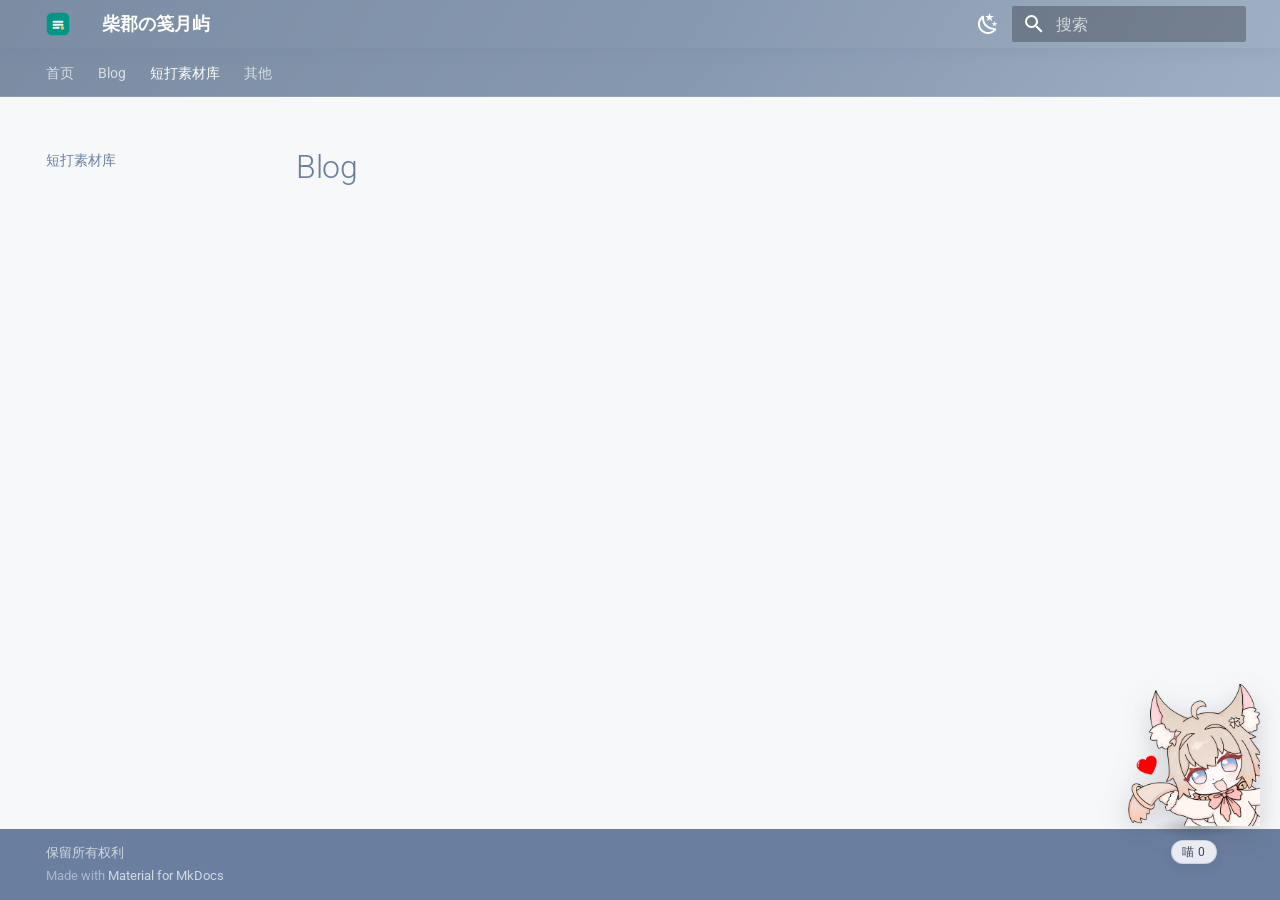
<file: blog/thingking/index.html>
<!doctype html>
<html lang="zh" class="no-js">
  <head>
    
      <meta charset="utf-8">
      <meta name="viewport" content="width=device-width,initial-scale=1">
      
        <meta name="description" content="记录、写作与分享">
      
      
        <meta name="author" content="Cheshire-qwq">
      
      
        <link rel="canonical" href="https://Cheshire-qwq.github.io/mysite/blog/thingking/">
      
      
        <link rel="prev" href="../">
      
      
        <link rel="next" href="../../about/">
      
      
        
      
      
      <link rel="icon" href="../../assets/logo.svg">
      <meta name="generator" content="mkdocs-1.6.1, mkdocs-material-9.8.2">
    
    
      
        <title>短打素材库 - 柴郡の笺月屿</title>
      
    
    
      <link rel="stylesheet" href="../../assets/stylesheets/main.57a0d79d.min.css">
      
        
        <link rel="stylesheet" href="../../assets/stylesheets/palette.fb2fffe2.min.css">
      
      


    
    
      
    
    
      
        
        
        <link rel="preconnect" href="https://fonts.gstatic.com" crossorigin>
        <link rel="stylesheet" href="https://fonts.googleapis.com/css?family=Roboto:300,300i,400,400i,700,700i%7CRoboto+Mono:400,400i,700,700i&display=fallback">
        <style>:root{--md-text-font:"Roboto";--md-code-font:"Roboto Mono"}</style>
      
    
    
      <link rel="stylesheet" href="../../assets/extra.css">
    
    <script>__md_scope=new URL("../..",location),__md_hash=e=>[...e].reduce(((e,_)=>(e<<5)-e+_.charCodeAt(0)),0),__md_get=(e,_=localStorage,t=__md_scope)=>JSON.parse(_.getItem(t.pathname+"."+e)),__md_set=(e,_,t=localStorage,a=__md_scope)=>{try{t.setItem(a.pathname+"."+e,JSON.stringify(_))}catch(e){}}</script>
    
      

    
    
  </head>
  
  
    
    
      
    
    
    
    
    <body dir="ltr" data-md-color-scheme="default" data-md-color-primary="#8799B0" data-md-color-accent="#6A7FA0">
  
    
    <input class="md-toggle" data-md-toggle="drawer" type="checkbox" id="__drawer" autocomplete="off">
    <input class="md-toggle" data-md-toggle="search" type="checkbox" id="__search" autocomplete="off">
    <label class="md-overlay" for="__drawer"></label>
    <div data-md-component="skip">
      
        
        <a href="#blog" class="md-skip">
          跳转至
        </a>
      
    </div>
    <div data-md-component="announce">
      
    </div>
    
    
      

<header class="md-header" data-md-component="header">
  <nav class="md-header__inner md-grid" aria-label="页眉">
    <a href="../.." title="柴郡の笺月屿" class="md-header__button md-logo" aria-label="柴郡の笺月屿" data-md-component="logo">
      
  <img src="../../assets/logo.svg" alt="logo">

    </a>
    <label class="md-header__button md-icon" for="__drawer">
      
      <svg xmlns="http://www.w3.org/2000/svg" viewBox="0 0 24 24"><path d="M3 6h18v2H3zm0 5h18v2H3zm0 5h18v2H3z"/></svg>
    </label>
    <div class="md-header__title" data-md-component="header-title">
      <div class="md-header__ellipsis">
        <div class="md-header__topic">
          <span class="md-ellipsis">
            柴郡の笺月屿
          </span>
        </div>
        <div class="md-header__topic" data-md-component="header-topic">
          <span class="md-ellipsis">
            
              短打素材库
            
          </span>
        </div>
      </div>
    </div>
    
      
        <form class="md-header__option" data-md-component="palette">
  
    
    
    
    <input class="md-option" data-md-color-media="(prefers-color-scheme: light)" data-md-color-scheme="default" data-md-color-primary="#8799B0" data-md-color-accent="#6A7FA0"  aria-label="切换到夜间模式"  type="radio" name="__palette" id="__palette_0">
    
      <label class="md-header__button md-icon" title="切换到夜间模式" for="__palette_1" hidden>
        <svg xmlns="http://www.w3.org/2000/svg" viewBox="0 0 24 24"><path d="m17.75 4.09-2.53 1.94.91 3.06-2.63-1.81-2.63 1.81.91-3.06-2.53-1.94L12.44 4l1.06-3 1.06 3zm3.5 6.91-1.64 1.25.59 1.98-1.7-1.17-1.7 1.17.59-1.98L15.75 11l2.06-.05L18.5 9l.69 1.95zm-2.28 4.95c.83-.08 1.72 1.1 1.19 1.85-.32.45-.66.87-1.08 1.27C15.17 23 8.84 23 4.94 19.07c-3.91-3.9-3.91-10.24 0-14.14.4-.4.82-.76 1.27-1.08.75-.53 1.93.36 1.85 1.19-.27 2.86.69 5.83 2.89 8.02a9.96 9.96 0 0 0 8.02 2.89m-1.64 2.02a12.08 12.08 0 0 1-7.8-3.47c-2.17-2.19-3.33-5-3.49-7.82-2.81 3.14-2.7 7.96.31 10.98 3.02 3.01 7.84 3.12 10.98.31"/></svg>
      </label>
    
  
    
    
    
    <input class="md-option" data-md-color-media="(prefers-color-scheme: dark)" data-md-color-scheme="slate" data-md-color-primary="#8799B0" data-md-color-accent="#6A7FA0"  aria-label="切换到日间模式"  type="radio" name="__palette" id="__palette_1">
    
      <label class="md-header__button md-icon" title="切换到日间模式" for="__palette_0" hidden>
        <svg xmlns="http://www.w3.org/2000/svg" viewBox="0 0 24 24"><path d="M12 7a5 5 0 0 1 5 5 5 5 0 0 1-5 5 5 5 0 0 1-5-5 5 5 0 0 1 5-5m0 2a3 3 0 0 0-3 3 3 3 0 0 0 3 3 3 3 0 0 0 3-3 3 3 0 0 0-3-3m0-7 2.39 3.42C13.65 5.15 12.84 5 12 5s-1.65.15-2.39.42zM3.34 7l4.16-.35A7.2 7.2 0 0 0 5.94 8.5c-.44.74-.69 1.5-.83 2.29zm.02 10 1.76-3.77a7.131 7.131 0 0 0 2.38 4.14zM20.65 7l-1.77 3.79a7.02 7.02 0 0 0-2.38-4.15zm-.01 10-4.14.36c.59-.51 1.12-1.14 1.54-1.86.42-.73.69-1.5.83-2.29zM12 22l-2.41-3.44c.74.27 1.55.44 2.41.44.82 0 1.63-.17 2.37-.44z"/></svg>
      </label>
    
  
</form>
      
    
    
      <script>var palette=__md_get("__palette");if(palette&&palette.color){if("(prefers-color-scheme)"===palette.color.media){var media=matchMedia("(prefers-color-scheme: light)"),input=document.querySelector(media.matches?"[data-md-color-media='(prefers-color-scheme: light)']":"[data-md-color-media='(prefers-color-scheme: dark)']");palette.color.media=input.getAttribute("data-md-color-media"),palette.color.scheme=input.getAttribute("data-md-color-scheme"),palette.color.primary=input.getAttribute("data-md-color-primary"),palette.color.accent=input.getAttribute("data-md-color-accent")}for(var[key,value]of Object.entries(palette.color))document.body.setAttribute("data-md-color-"+key,value)}</script>
    
    
    
      
      
        <label class="md-header__button md-icon" for="__search">
          
          <svg xmlns="http://www.w3.org/2000/svg" viewBox="0 0 24 24"><path d="M9.5 3A6.5 6.5 0 0 1 16 9.5c0 1.61-.59 3.09-1.56 4.23l.27.27h.79l5 5-1.5 1.5-5-5v-.79l-.27-.27A6.52 6.52 0 0 1 9.5 16 6.5 6.5 0 0 1 3 9.5 6.5 6.5 0 0 1 9.5 3m0 2C7 5 5 7 5 9.5S7 14 9.5 14 14 12 14 9.5 12 5 9.5 5"/></svg>
        </label>
        <div class="md-search" data-md-component="search" role="dialog">
  <label class="md-search__overlay" for="__search"></label>
  <div class="md-search__inner" role="search">
    <form class="md-search__form" name="search">
      <input type="text" class="md-search__input" name="query" aria-label="搜索" placeholder="搜索" autocapitalize="off" autocorrect="off" autocomplete="off" spellcheck="false" data-md-component="search-query" required>
      <label class="md-search__icon md-icon" for="__search">
        
        <svg xmlns="http://www.w3.org/2000/svg" viewBox="0 0 24 24"><path d="M9.5 3A6.5 6.5 0 0 1 16 9.5c0 1.61-.59 3.09-1.56 4.23l.27.27h.79l5 5-1.5 1.5-5-5v-.79l-.27-.27A6.52 6.52 0 0 1 9.5 16 6.5 6.5 0 0 1 3 9.5 6.5 6.5 0 0 1 9.5 3m0 2C7 5 5 7 5 9.5S7 14 9.5 14 14 12 14 9.5 12 5 9.5 5"/></svg>
        
        <svg xmlns="http://www.w3.org/2000/svg" viewBox="0 0 24 24"><path d="M20 11v2H8l5.5 5.5-1.42 1.42L4.16 12l7.92-7.92L13.5 5.5 8 11z"/></svg>
      </label>
      <nav class="md-search__options" aria-label="查找">
        
        <button type="reset" class="md-search__icon md-icon" title="清空当前内容" aria-label="清空当前内容" tabindex="-1">
          
          <svg xmlns="http://www.w3.org/2000/svg" viewBox="0 0 24 24"><path d="M19 6.41 17.59 5 12 10.59 6.41 5 5 6.41 10.59 12 5 17.59 6.41 19 12 13.41 17.59 19 19 17.59 13.41 12z"/></svg>
        </button>
      </nav>
      
        <div class="md-search__suggest" data-md-component="search-suggest"></div>
      
    </form>
    <div class="md-search__output">
      <div class="md-search__scrollwrap" tabindex="0" data-md-scrollfix>
        <div class="md-search-result" data-md-component="search-result">
          <div class="md-search-result__meta">
            正在初始化搜索引擎
          </div>
          <ol class="md-search-result__list" role="presentation"></ol>
        </div>
      </div>
    </div>
  </div>
</div>
      
    
    
  </nav>
  
</header>
    
    <div class="md-container" data-md-component="container">
      
      
        
          
            
<nav class="md-tabs" aria-label="标签" data-md-component="tabs">
  <div class="md-grid">
    <ul class="md-tabs__list">
      
        
  
  
  
  
    <li class="md-tabs__item">
      <a href="../.." class="md-tabs__link">
        
  
  
    
  
  首页

      </a>
    </li>
  

      
        
  
  
  
  
    <li class="md-tabs__item">
      <a href="../" class="md-tabs__link">
        
  
  
    
  
  Blog

      </a>
    </li>
  

      
        
  
  
  
    
  
  
    <li class="md-tabs__item md-tabs__item--active">
      <a href="./" class="md-tabs__link">
        
  
  
    
  
  短打素材库

      </a>
    </li>
  

      
        
  
  
  
  
    <li class="md-tabs__item">
      <a href="../../about/" class="md-tabs__link">
        
  
  
    
  
  其他

      </a>
    </li>
  

      
    </ul>
  </div>
</nav>
          
        
      
      <main class="md-main" data-md-component="main">
        <div class="md-main__inner md-grid">
          
            
              
              <div class="md-sidebar md-sidebar--primary" data-md-component="sidebar" data-md-type="navigation" >
                <div class="md-sidebar__scrollwrap">
                  <div class="md-sidebar__inner">
                    


  


<nav class="md-nav md-nav--primary md-nav--lifted" aria-label="导航栏" data-md-level="0">
  <label class="md-nav__title" for="__drawer">
    <a href="../.." title="柴郡の笺月屿" class="md-nav__button md-logo" aria-label="柴郡の笺月屿" data-md-component="logo">
      
  <img src="../../assets/logo.svg" alt="logo">

    </a>
    柴郡の笺月屿
  </label>
  
  <ul class="md-nav__list" data-md-scrollfix>
    
      
      
  
  
  
  
    <li class="md-nav__item">
      <a href="../.." class="md-nav__link">
        
  
  
  <span class="md-ellipsis">
    
  
    首页
  

    
  </span>
  
  

      </a>
    </li>
  

    
      
      
  
  
  
    
  
  
    <li class="md-nav__item">
      <a href="../" class="md-nav__link">
        
  
  
  <span class="md-ellipsis">
    
  
    Blog
  

    
  </span>
  
  

      </a>
    </li>
  

    
      
      
  
  
    
  
  
  
    <li class="md-nav__item md-nav__item--active">
      
      <input class="md-nav__toggle md-toggle" type="checkbox" id="__toc">
      
      
        
      
      
      <a href="./" class="md-nav__link md-nav__link--active">
        
  
  
  <span class="md-ellipsis">
    
  
    短打素材库
  

    
  </span>
  
  

      </a>
      
    </li>
  

    
      
      
  
  
  
  
    <li class="md-nav__item">
      <a href="../../about/" class="md-nav__link">
        
  
  
  <span class="md-ellipsis">
    
  
    其他
  

    
  </span>
  
  

      </a>
    </li>
  

    
  </ul>
</nav>
                  </div>
                </div>
              </div>
            
            
              
              <div class="md-sidebar md-sidebar--secondary" data-md-component="sidebar" data-md-type="toc" >
                <div class="md-sidebar__scrollwrap">
                  <div class="md-sidebar__inner">
                    

<nav class="md-nav md-nav--secondary" aria-label="目录">
  
  
  
    
  
  
</nav>
                  </div>
                </div>
              </div>
            
          
          
            <div class="md-content" data-md-component="content">
              
              <article class="md-content__inner md-typeset">
                
                  



<h1 id="blog">Blog<a class="headerlink" href="#blog" title="Permanent link">&para;</a></h1>












                
              </article>
            </div>
          
          
<script>var target=document.getElementById(location.hash.slice(1));target&&target.name&&(target.checked=target.name.startsWith("__tabbed_"))</script>
        </div>
        
          <button type="button" class="md-top md-icon" data-md-component="top" hidden>
  
  <svg xmlns="http://www.w3.org/2000/svg" viewBox="0 0 24 24"><path d="M13 20h-2V8l-5.5 5.5-1.42-1.42L12 4.16l7.92 7.92-1.42 1.42L13 8z"/></svg>
  回到页面顶部
</button>
        
      </main>
      
        <footer class="md-footer">
  
  <div class="md-footer-meta md-typeset">
    <div class="md-footer-meta__inner md-grid">
      <div class="md-copyright">
  
    <div class="md-copyright__highlight">
      保留所有权利
    </div>
  
  
    Made with
    <a href="https://squidfunk.github.io/mkdocs-material/" target="_blank" rel="noopener">
      Material for MkDocs
    </a>
  
</div>
      
    </div>
  </div>
</footer>
      
    </div>
    <div class="md-dialog" data-md-component="dialog">
      <div class="md-dialog__inner md-typeset"></div>
    </div>
    
    
    
      
      
      <script id="__config" type="application/json">{"annotate": null, "base": "../..", "features": ["navigation.tabs", "navigation.top", "navigation.tracking", "search.suggest", "search.highlight", "content.code.copy", "toc.follow"], "search": "../../assets/javascripts/workers/search.a7633da7.min.js", "tags": null, "translations": {"clipboard.copied": "\u5df2\u590d\u5236", "clipboard.copy": "\u590d\u5236", "search.result.more.one": "\u5728\u8be5\u9875\u4e0a\u8fd8\u6709 1 \u4e2a\u7b26\u5408\u6761\u4ef6\u7684\u7ed3\u679c", "search.result.more.other": "\u5728\u8be5\u9875\u4e0a\u8fd8\u6709 # \u4e2a\u7b26\u5408\u6761\u4ef6\u7684\u7ed3\u679c", "search.result.none": "\u6ca1\u6709\u627e\u5230\u7b26\u5408\u6761\u4ef6\u7684\u7ed3\u679c", "search.result.one": "\u627e\u5230 1 \u4e2a\u7b26\u5408\u6761\u4ef6\u7684\u7ed3\u679c", "search.result.other": "# \u4e2a\u7b26\u5408\u6761\u4ef6\u7684\u7ed3\u679c", "search.result.placeholder": "\u952e\u5165\u4ee5\u5f00\u59cb\u641c\u7d22", "search.result.term.missing": "\u7f3a\u5c11", "select.version": "\u9009\u62e9\u5f53\u524d\u7248\u672c"}, "version": null}</script>
    
    
      <script src="../../assets/javascripts/bundle.a5f9d56c.min.js"></script>
      
        <script src="../../assets/site.js"></script>
      
    
  </body>
</html>
</file>
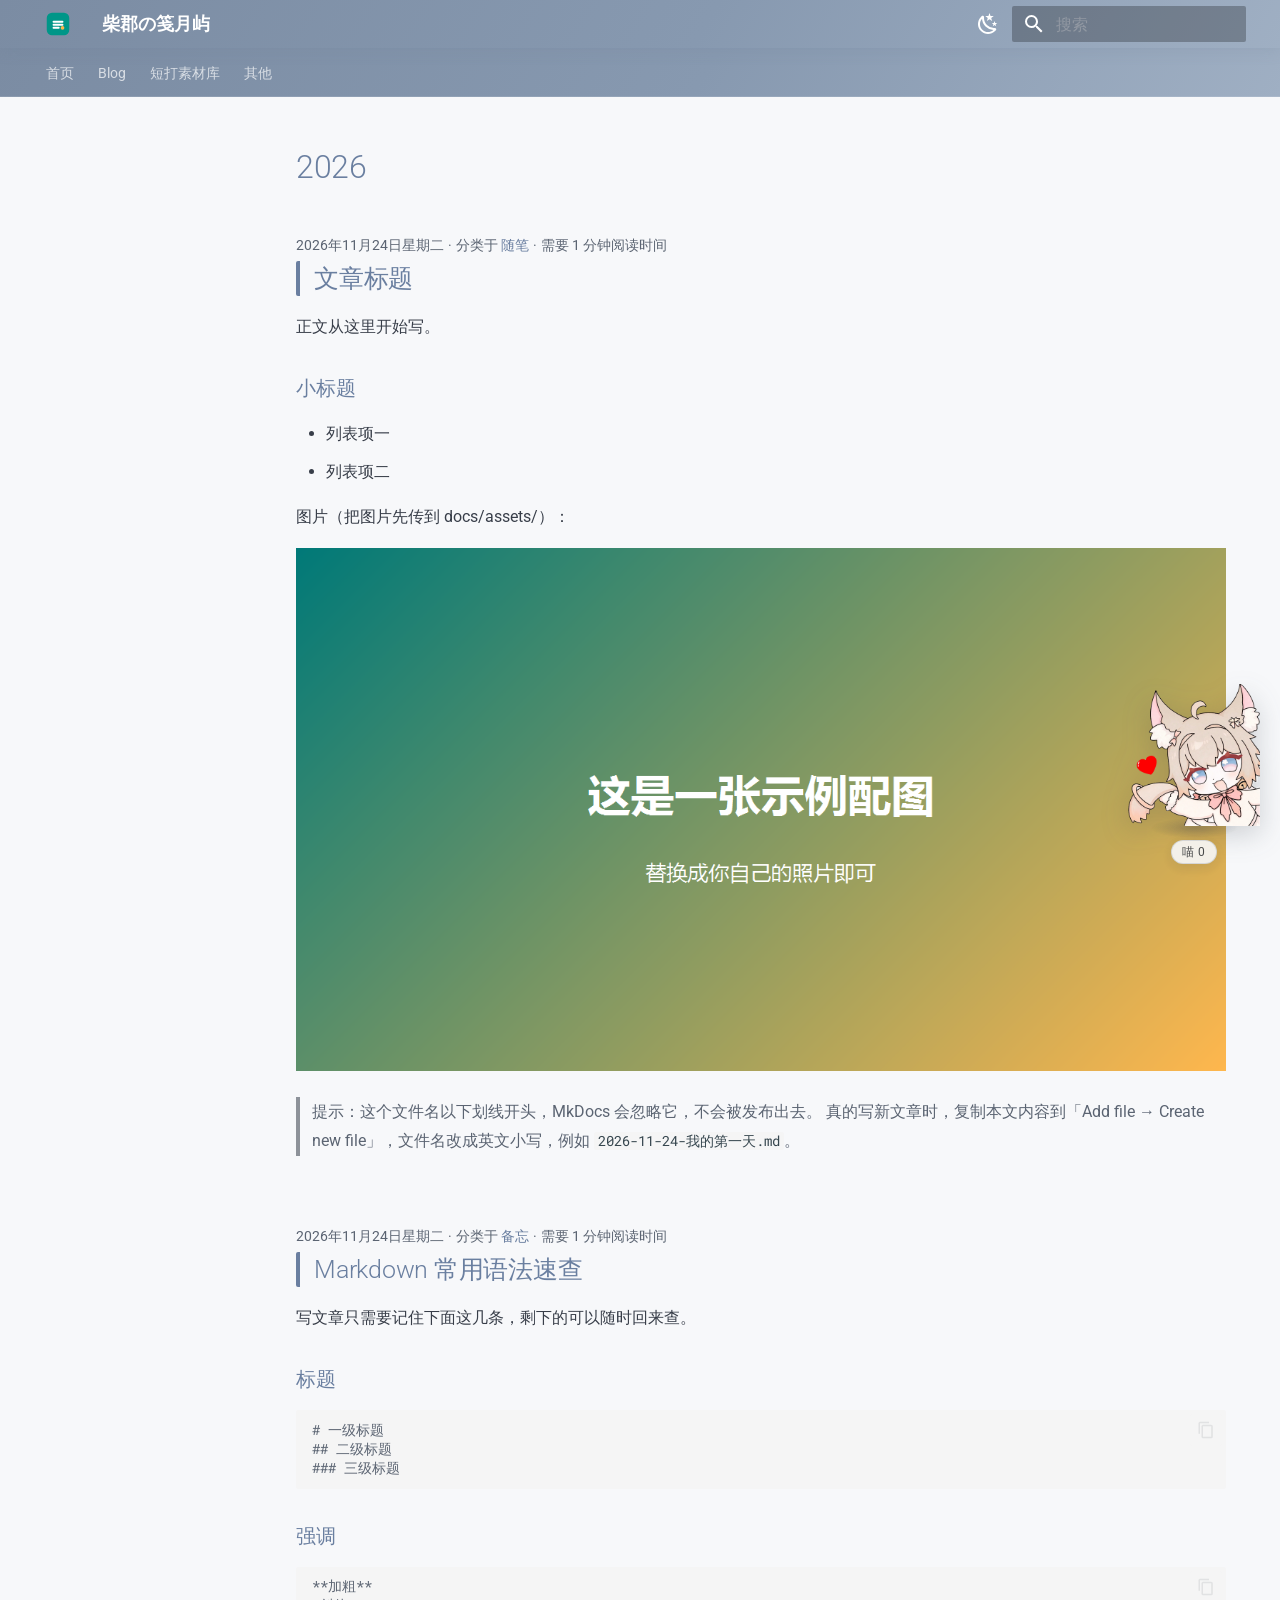
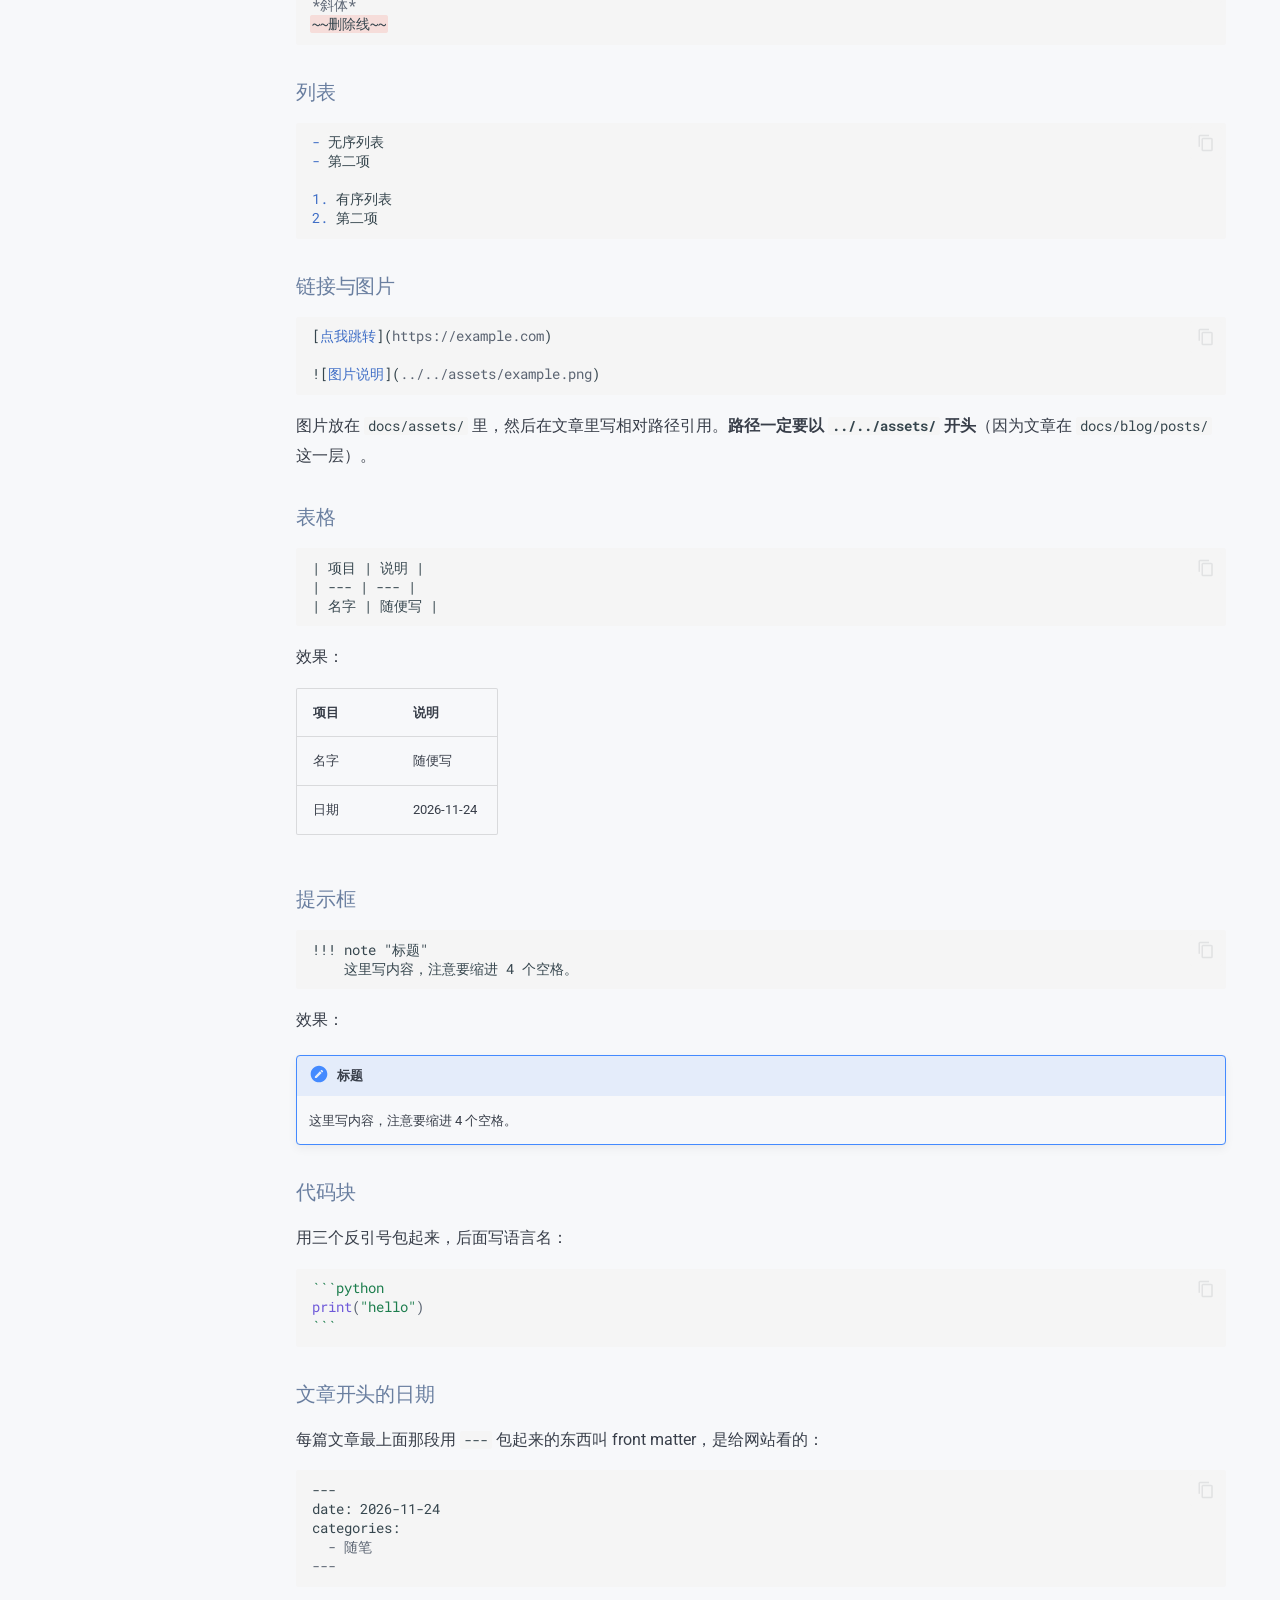
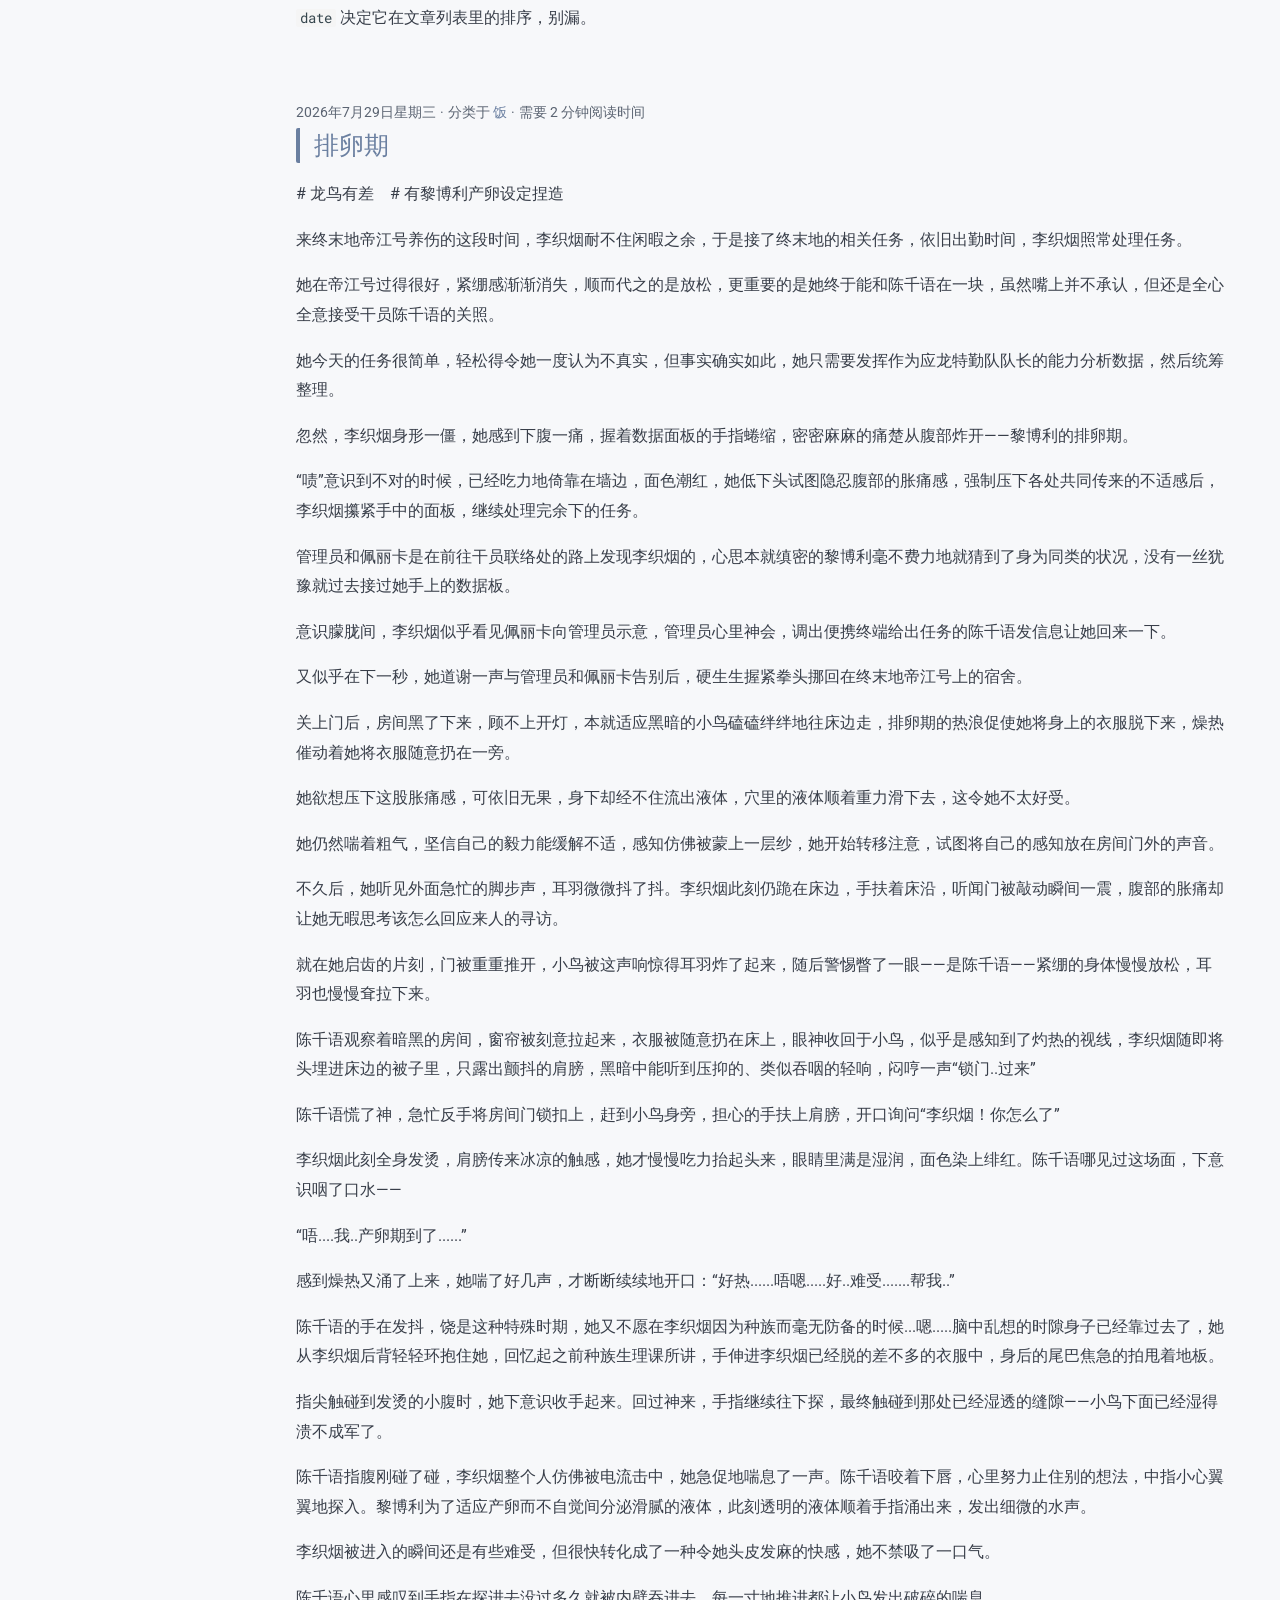
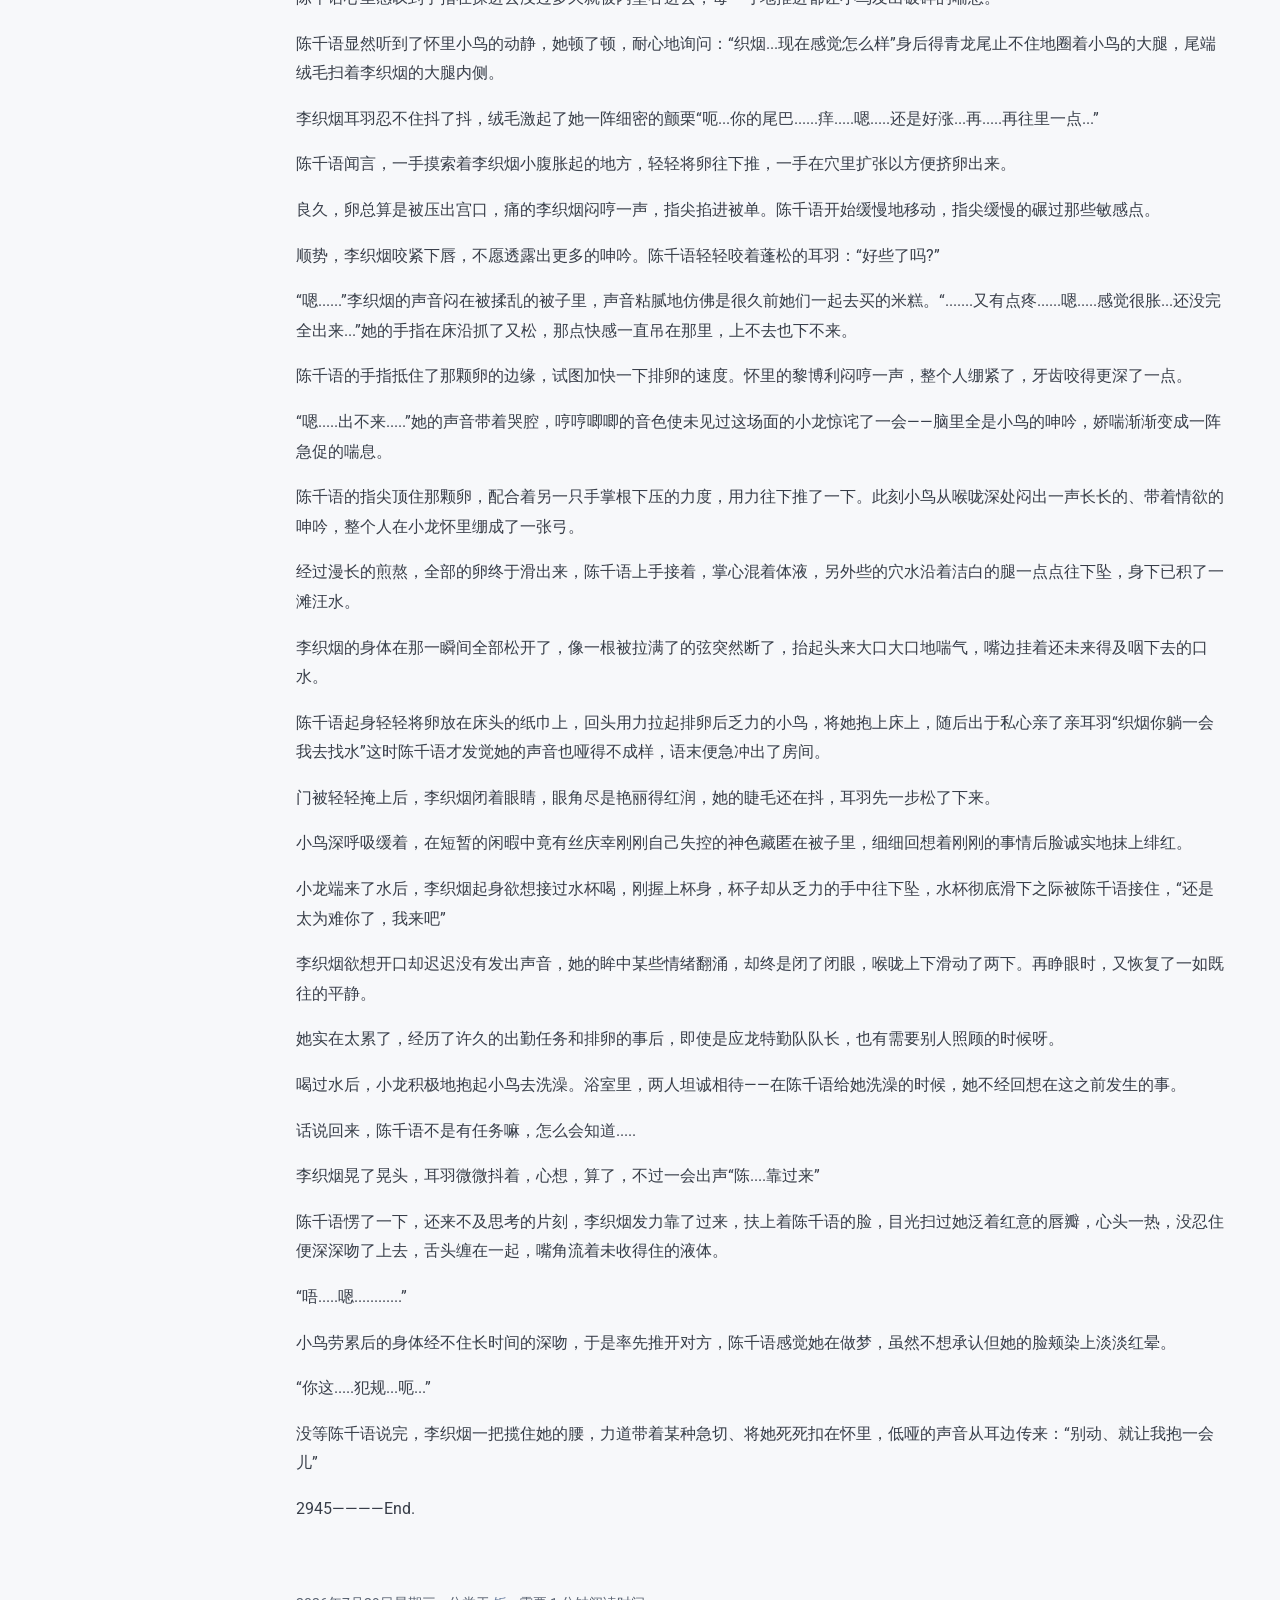
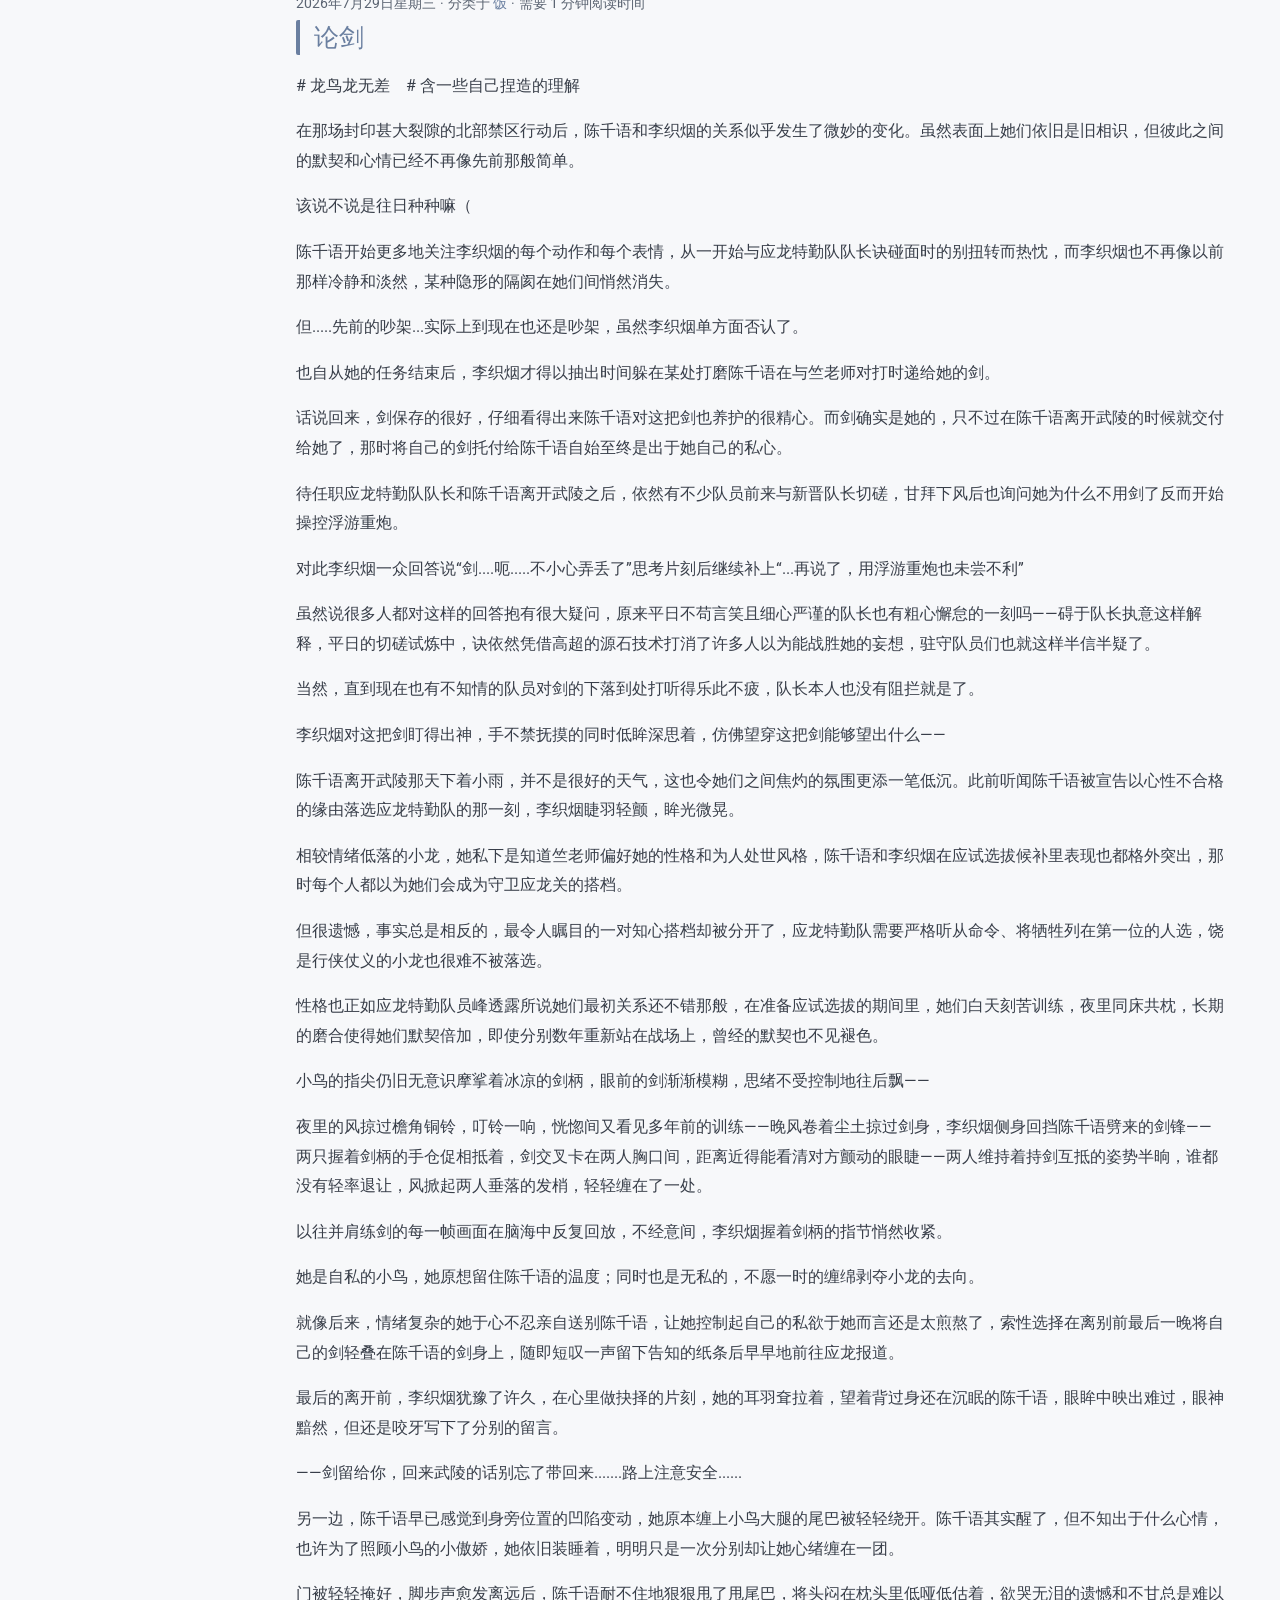
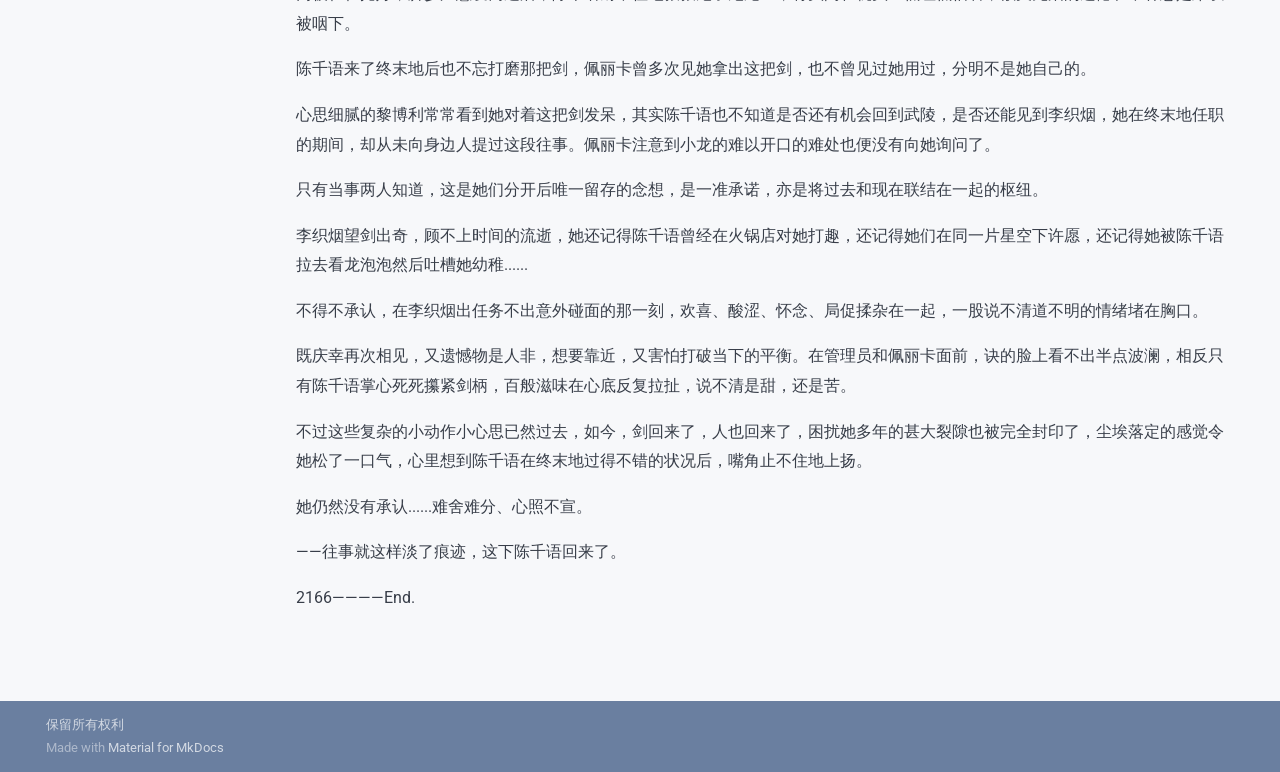
<file: blog/archive/2026/index.html>
<!doctype html>
<html lang="zh" class="no-js">
  <head>
    
      <meta charset="utf-8">
      <meta name="viewport" content="width=device-width,initial-scale=1">
      
        <meta name="description" content="记录、写作与分享">
      
      
        <meta name="author" content="Cheshire-qwq">
      
      
        <link rel="canonical" href="https://Cheshire-qwq.github.io/mysite/blog/archive/2026/">
      
      
      
      
        
      
      
      <link rel="icon" href="../../../assets/logo.svg">
      <meta name="generator" content="mkdocs-1.6.1, mkdocs-material-9.8.2">
    
    
      
        <title>2026 - 柴郡の笺月屿</title>
      
    
    
      <link rel="stylesheet" href="../../../assets/stylesheets/main.57a0d79d.min.css">
      
        
        <link rel="stylesheet" href="../../../assets/stylesheets/palette.fb2fffe2.min.css">
      
      


    
    
      
    
    
      
        
        
        <link rel="preconnect" href="https://fonts.gstatic.com" crossorigin>
        <link rel="stylesheet" href="https://fonts.googleapis.com/css?family=Roboto:300,300i,400,400i,700,700i%7CRoboto+Mono:400,400i,700,700i&display=fallback">
        <style>:root{--md-text-font:"Roboto";--md-code-font:"Roboto Mono"}</style>
      
    
    
      <link rel="stylesheet" href="../../../assets/extra.css">
    
    <script>__md_scope=new URL("../../..",location),__md_hash=e=>[...e].reduce(((e,_)=>(e<<5)-e+_.charCodeAt(0)),0),__md_get=(e,_=localStorage,t=__md_scope)=>JSON.parse(_.getItem(t.pathname+"."+e)),__md_set=(e,_,t=localStorage,a=__md_scope)=>{try{t.setItem(a.pathname+"."+e,JSON.stringify(_))}catch(e){}}</script>
    
      

    
    
  </head>
  
  
    
    
      
    
    
    
    
    <body dir="ltr" data-md-color-scheme="default" data-md-color-primary="#8799B0" data-md-color-accent="#6A7FA0">
  
    
    <input class="md-toggle" data-md-toggle="drawer" type="checkbox" id="__drawer" autocomplete="off">
    <input class="md-toggle" data-md-toggle="search" type="checkbox" id="__search" autocomplete="off">
    <label class="md-overlay" for="__drawer"></label>
    <div data-md-component="skip">
      
        
        <a href="#2026" class="md-skip">
          跳转至
        </a>
      
    </div>
    <div data-md-component="announce">
      
    </div>
    
    
      

<header class="md-header" data-md-component="header">
  <nav class="md-header__inner md-grid" aria-label="页眉">
    <a href="../../.." title="柴郡の笺月屿" class="md-header__button md-logo" aria-label="柴郡の笺月屿" data-md-component="logo">
      
  <img src="../../../assets/logo.svg" alt="logo">

    </a>
    <label class="md-header__button md-icon" for="__drawer">
      
      <svg xmlns="http://www.w3.org/2000/svg" viewBox="0 0 24 24"><path d="M3 6h18v2H3zm0 5h18v2H3zm0 5h18v2H3z"/></svg>
    </label>
    <div class="md-header__title" data-md-component="header-title">
      <div class="md-header__ellipsis">
        <div class="md-header__topic">
          <span class="md-ellipsis">
            柴郡の笺月屿
          </span>
        </div>
        <div class="md-header__topic" data-md-component="header-topic">
          <span class="md-ellipsis">
            
              2026
            
          </span>
        </div>
      </div>
    </div>
    
      
        <form class="md-header__option" data-md-component="palette">
  
    
    
    
    <input class="md-option" data-md-color-media="(prefers-color-scheme: light)" data-md-color-scheme="default" data-md-color-primary="#8799B0" data-md-color-accent="#6A7FA0"  aria-label="切换到夜间模式"  type="radio" name="__palette" id="__palette_0">
    
      <label class="md-header__button md-icon" title="切换到夜间模式" for="__palette_1" hidden>
        <svg xmlns="http://www.w3.org/2000/svg" viewBox="0 0 24 24"><path d="m17.75 4.09-2.53 1.94.91 3.06-2.63-1.81-2.63 1.81.91-3.06-2.53-1.94L12.44 4l1.06-3 1.06 3zm3.5 6.91-1.64 1.25.59 1.98-1.7-1.17-1.7 1.17.59-1.98L15.75 11l2.06-.05L18.5 9l.69 1.95zm-2.28 4.95c.83-.08 1.72 1.1 1.19 1.85-.32.45-.66.87-1.08 1.27C15.17 23 8.84 23 4.94 19.07c-3.91-3.9-3.91-10.24 0-14.14.4-.4.82-.76 1.27-1.08.75-.53 1.93.36 1.85 1.19-.27 2.86.69 5.83 2.89 8.02a9.96 9.96 0 0 0 8.02 2.89m-1.64 2.02a12.08 12.08 0 0 1-7.8-3.47c-2.17-2.19-3.33-5-3.49-7.82-2.81 3.14-2.7 7.96.31 10.98 3.02 3.01 7.84 3.12 10.98.31"/></svg>
      </label>
    
  
    
    
    
    <input class="md-option" data-md-color-media="(prefers-color-scheme: dark)" data-md-color-scheme="slate" data-md-color-primary="#8799B0" data-md-color-accent="#6A7FA0"  aria-label="切换到日间模式"  type="radio" name="__palette" id="__palette_1">
    
      <label class="md-header__button md-icon" title="切换到日间模式" for="__palette_0" hidden>
        <svg xmlns="http://www.w3.org/2000/svg" viewBox="0 0 24 24"><path d="M12 7a5 5 0 0 1 5 5 5 5 0 0 1-5 5 5 5 0 0 1-5-5 5 5 0 0 1 5-5m0 2a3 3 0 0 0-3 3 3 3 0 0 0 3 3 3 3 0 0 0 3-3 3 3 0 0 0-3-3m0-7 2.39 3.42C13.65 5.15 12.84 5 12 5s-1.65.15-2.39.42zM3.34 7l4.16-.35A7.2 7.2 0 0 0 5.94 8.5c-.44.74-.69 1.5-.83 2.29zm.02 10 1.76-3.77a7.131 7.131 0 0 0 2.38 4.14zM20.65 7l-1.77 3.79a7.02 7.02 0 0 0-2.38-4.15zm-.01 10-4.14.36c.59-.51 1.12-1.14 1.54-1.86.42-.73.69-1.5.83-2.29zM12 22l-2.41-3.44c.74.27 1.55.44 2.41.44.82 0 1.63-.17 2.37-.44z"/></svg>
      </label>
    
  
</form>
      
    
    
      <script>var palette=__md_get("__palette");if(palette&&palette.color){if("(prefers-color-scheme)"===palette.color.media){var media=matchMedia("(prefers-color-scheme: light)"),input=document.querySelector(media.matches?"[data-md-color-media='(prefers-color-scheme: light)']":"[data-md-color-media='(prefers-color-scheme: dark)']");palette.color.media=input.getAttribute("data-md-color-media"),palette.color.scheme=input.getAttribute("data-md-color-scheme"),palette.color.primary=input.getAttribute("data-md-color-primary"),palette.color.accent=input.getAttribute("data-md-color-accent")}for(var[key,value]of Object.entries(palette.color))document.body.setAttribute("data-md-color-"+key,value)}</script>
    
    
    
      
      
        <label class="md-header__button md-icon" for="__search">
          
          <svg xmlns="http://www.w3.org/2000/svg" viewBox="0 0 24 24"><path d="M9.5 3A6.5 6.5 0 0 1 16 9.5c0 1.61-.59 3.09-1.56 4.23l.27.27h.79l5 5-1.5 1.5-5-5v-.79l-.27-.27A6.52 6.52 0 0 1 9.5 16 6.5 6.5 0 0 1 3 9.5 6.5 6.5 0 0 1 9.5 3m0 2C7 5 5 7 5 9.5S7 14 9.5 14 14 12 14 9.5 12 5 9.5 5"/></svg>
        </label>
        <div class="md-search" data-md-component="search" role="dialog">
  <label class="md-search__overlay" for="__search"></label>
  <div class="md-search__inner" role="search">
    <form class="md-search__form" name="search">
      <input type="text" class="md-search__input" name="query" aria-label="搜索" placeholder="搜索" autocapitalize="off" autocorrect="off" autocomplete="off" spellcheck="false" data-md-component="search-query" required>
      <label class="md-search__icon md-icon" for="__search">
        
        <svg xmlns="http://www.w3.org/2000/svg" viewBox="0 0 24 24"><path d="M9.5 3A6.5 6.5 0 0 1 16 9.5c0 1.61-.59 3.09-1.56 4.23l.27.27h.79l5 5-1.5 1.5-5-5v-.79l-.27-.27A6.52 6.52 0 0 1 9.5 16 6.5 6.5 0 0 1 3 9.5 6.5 6.5 0 0 1 9.5 3m0 2C7 5 5 7 5 9.5S7 14 9.5 14 14 12 14 9.5 12 5 9.5 5"/></svg>
        
        <svg xmlns="http://www.w3.org/2000/svg" viewBox="0 0 24 24"><path d="M20 11v2H8l5.5 5.5-1.42 1.42L4.16 12l7.92-7.92L13.5 5.5 8 11z"/></svg>
      </label>
      <nav class="md-search__options" aria-label="查找">
        
        <button type="reset" class="md-search__icon md-icon" title="清空当前内容" aria-label="清空当前内容" tabindex="-1">
          
          <svg xmlns="http://www.w3.org/2000/svg" viewBox="0 0 24 24"><path d="M19 6.41 17.59 5 12 10.59 6.41 5 5 6.41 10.59 12 5 17.59 6.41 19 12 13.41 17.59 19 19 17.59 13.41 12z"/></svg>
        </button>
      </nav>
      
        <div class="md-search__suggest" data-md-component="search-suggest"></div>
      
    </form>
    <div class="md-search__output">
      <div class="md-search__scrollwrap" tabindex="0" data-md-scrollfix>
        <div class="md-search-result" data-md-component="search-result">
          <div class="md-search-result__meta">
            正在初始化搜索引擎
          </div>
          <ol class="md-search-result__list" role="presentation"></ol>
        </div>
      </div>
    </div>
  </div>
</div>
      
    
    
  </nav>
  
</header>
    
    <div class="md-container" data-md-component="container">
      
      
        
          
            
<nav class="md-tabs" aria-label="标签" data-md-component="tabs">
  <div class="md-grid">
    <ul class="md-tabs__list">
      
        
  
  
  
  
    <li class="md-tabs__item">
      <a href="../../.." class="md-tabs__link">
        
  
  
    
  
  首页

      </a>
    </li>
  

      
        
  
  
  
  
    <li class="md-tabs__item">
      <a href="../../" class="md-tabs__link">
        
  
  
    
  
  Blog

      </a>
    </li>
  

      
        
  
  
  
  
    <li class="md-tabs__item">
      <a href="../../thingking/" class="md-tabs__link">
        
  
  
    
  
  短打素材库

      </a>
    </li>
  

      
        
  
  
  
  
    <li class="md-tabs__item">
      <a href="../../../about/" class="md-tabs__link">
        
  
  
    
  
  其他

      </a>
    </li>
  

      
    </ul>
  </div>
</nav>
          
        
      
      <main class="md-main" data-md-component="main">
        <div class="md-main__inner md-grid">
          
            
              
              <div class="md-sidebar md-sidebar--primary" data-md-component="sidebar" data-md-type="navigation" >
                <div class="md-sidebar__scrollwrap">
                  <div class="md-sidebar__inner">
                    


  


<nav class="md-nav md-nav--primary md-nav--lifted" aria-label="导航栏" data-md-level="0">
  <label class="md-nav__title" for="__drawer">
    <a href="../../.." title="柴郡の笺月屿" class="md-nav__button md-logo" aria-label="柴郡の笺月屿" data-md-component="logo">
      
  <img src="../../../assets/logo.svg" alt="logo">

    </a>
    柴郡の笺月屿
  </label>
  
  <ul class="md-nav__list" data-md-scrollfix>
    
      
      
  
  
  
  
    <li class="md-nav__item">
      <a href="../../.." class="md-nav__link">
        
  
  
  <span class="md-ellipsis">
    
  
    首页
  

    
  </span>
  
  

      </a>
    </li>
  

    
      
      
  
  
  
    
  
  
    <li class="md-nav__item">
      <a href="../../" class="md-nav__link">
        
  
  
  <span class="md-ellipsis">
    
  
    Blog
  

    
  </span>
  
  

      </a>
    </li>
  

    
      
      
  
  
  
  
    <li class="md-nav__item">
      <a href="../../thingking/" class="md-nav__link">
        
  
  
  <span class="md-ellipsis">
    
  
    短打素材库
  

    
  </span>
  
  

      </a>
    </li>
  

    
      
      
  
  
  
  
    <li class="md-nav__item">
      <a href="../../../about/" class="md-nav__link">
        
  
  
  <span class="md-ellipsis">
    
  
    其他
  

    
  </span>
  
  

      </a>
    </li>
  

    
  </ul>
</nav>
                  </div>
                </div>
              </div>
            
            
              
              <div class="md-sidebar md-sidebar--secondary" data-md-component="sidebar" data-md-type="toc" >
                <div class="md-sidebar__scrollwrap">
                  <div class="md-sidebar__inner">
                    

<nav class="md-nav md-nav--secondary" aria-label="目录">
  
  
  
    
  
  
</nav>
                  </div>
                </div>
              </div>
            
          
          
  <div class="md-content" data-md-component="content">
    <div class="md-content__inner">
      <header class="md-typeset">
        <h1 id="2026">2026<a class="headerlink" href="#2026" title="Permanent link">&para;</a></h1>
      </header>
      
        <article class="md-post md-post--excerpt">
  <header class="md-post__header">
    
    <div class="md-post__meta md-meta">
      <ul class="md-meta__list">
        <li class="md-meta__item">
          <time datetime="2026-11-24 00:00:00+00:00">2026年11月24日星期二</time></li>
        
          <li class="md-meta__item">
            分类于
            
              <a href="../../category/%E9%9A%8F%E7%AC%94/" class="md-meta__link">随笔</a></li>
        
        
          
          <li class="md-meta__item">
            
              需要 1 分钟阅读时间
            
          </li>
        
        
      </ul>
      
    </div>
  </header>
  <div class="md-post__content md-typeset">
    <h2 id="_1"><a class="toclink" href="../../2026/11/24/%E6%96%87%E7%AB%A0%E6%A0%87%E9%A2%98/">文章标题</a></h2>
<p>正文从这里开始写。</p>
<h3 id="_2"><a class="toclink" href="../../2026/11/24/%E6%96%87%E7%AB%A0%E6%A0%87%E9%A2%98/#_2">小标题</a></h3>
<ul>
<li>列表项一</li>
<li>列表项二</li>
</ul>
<p>图片（把图片先传到 docs/assets/）：</p>
<p><img alt="图片说明" src="../../../assets/example.png" /></p>
<blockquote>
<p>提示：这个文件名以下划线开头，MkDocs 会忽略它，不会被发布出去。
真的写新文章时，复制本文内容到「Add file → Create new file」，文件名改成英文小写，例如 <code>2026-11-24-我的第一天.md</code>。</p>
</blockquote>
    
    
  </div>
</article>
      
        <article class="md-post md-post--excerpt">
  <header class="md-post__header">
    
    <div class="md-post__meta md-meta">
      <ul class="md-meta__list">
        <li class="md-meta__item">
          <time datetime="2026-11-24 00:00:00+00:00">2026年11月24日星期二</time></li>
        
          <li class="md-meta__item">
            分类于
            
              <a href="../../category/%E5%A4%87%E5%BF%98/" class="md-meta__link">备忘</a></li>
        
        
          
          <li class="md-meta__item">
            
              需要 1 分钟阅读时间
            
          </li>
        
        
      </ul>
      
    </div>
  </header>
  <div class="md-post__content md-typeset">
    <h2 id="markdown"><a class="toclink" href="../../2026/11/24/markdown-%E5%B8%B8%E7%94%A8%E8%AF%AD%E6%B3%95%E9%80%9F%E6%9F%A5/">Markdown 常用语法速查</a></h2>
<p>写文章只需要记住下面这几条，剩下的可以随时回来查。</p>
<h3 id="_1"><a class="toclink" href="../../2026/11/24/markdown-%E5%B8%B8%E7%94%A8%E8%AF%AD%E6%B3%95%E9%80%9F%E6%9F%A5/#_1">标题</a></h3>
<div class="highlight"><pre><span></span><code><a id="__codelineno-8-1" name="__codelineno-8-1" href="#__codelineno-8-1"></a><span class="gh"># 一级标题</span>
<a id="__codelineno-8-2" name="__codelineno-8-2" href="#__codelineno-8-2"></a><span class="gu">## 二级标题</span>
<a id="__codelineno-8-3" name="__codelineno-8-3" href="#__codelineno-8-3"></a><span class="gu">### 三级标题</span>
</code></pre></div>
<h3 id="_2"><a class="toclink" href="../../2026/11/24/markdown-%E5%B8%B8%E7%94%A8%E8%AF%AD%E6%B3%95%E9%80%9F%E6%9F%A5/#_2">强调</a></h3>
<div class="highlight"><pre><span></span><code><a id="__codelineno-9-1" name="__codelineno-9-1" href="#__codelineno-9-1"></a><span class="gs">**加粗**</span>
<a id="__codelineno-9-2" name="__codelineno-9-2" href="#__codelineno-9-2"></a><span class="ge">*斜体*</span>
<a id="__codelineno-9-3" name="__codelineno-9-3" href="#__codelineno-9-3"></a><span class="gd">~~删除线~~</span>
</code></pre></div>
<h3 id="_3"><a class="toclink" href="../../2026/11/24/markdown-%E5%B8%B8%E7%94%A8%E8%AF%AD%E6%B3%95%E9%80%9F%E6%9F%A5/#_3">列表</a></h3>
<div class="highlight"><pre><span></span><code><a id="__codelineno-10-1" name="__codelineno-10-1" href="#__codelineno-10-1"></a><span class="k">-</span><span class="w"> </span>无序列表
<a id="__codelineno-10-2" name="__codelineno-10-2" href="#__codelineno-10-2"></a><span class="k">-</span><span class="w"> </span>第二项
<a id="__codelineno-10-3" name="__codelineno-10-3" href="#__codelineno-10-3"></a>
<a id="__codelineno-10-4" name="__codelineno-10-4" href="#__codelineno-10-4"></a><span class="k">1.</span> 有序列表
<a id="__codelineno-10-5" name="__codelineno-10-5" href="#__codelineno-10-5"></a><span class="k">2.</span> 第二项
</code></pre></div>
<h3 id="_4"><a class="toclink" href="../../2026/11/24/markdown-%E5%B8%B8%E7%94%A8%E8%AF%AD%E6%B3%95%E9%80%9F%E6%9F%A5/#_4">链接与图片</a></h3>
<div class="highlight"><pre><span></span><code><a id="__codelineno-11-1" name="__codelineno-11-1" href="#__codelineno-11-1"></a>[<span class="nt">点我跳转</span>](<span class="na">https://example.com</span>)
<a id="__codelineno-11-2" name="__codelineno-11-2" href="#__codelineno-11-2"></a>
<a id="__codelineno-11-3" name="__codelineno-11-3" href="#__codelineno-11-3"></a>![<span class="nt">图片说明</span>](<span class="na">../../assets/example.png</span>)
</code></pre></div>
<p>图片放在 <code>docs/assets/</code> 里，然后在文章里写相对路径引用。<strong>路径一定要以 <code>../../assets/</code> 开头</strong>（因为文章在 <code>docs/blog/posts/</code> 这一层）。</p>
<h3 id="_5"><a class="toclink" href="../../2026/11/24/markdown-%E5%B8%B8%E7%94%A8%E8%AF%AD%E6%B3%95%E9%80%9F%E6%9F%A5/#_5">表格</a></h3>
<div class="highlight"><pre><span></span><code><a id="__codelineno-12-1" name="__codelineno-12-1" href="#__codelineno-12-1"></a>| 项目 | 说明 |
<a id="__codelineno-12-2" name="__codelineno-12-2" href="#__codelineno-12-2"></a>| --- | --- |
<a id="__codelineno-12-3" name="__codelineno-12-3" href="#__codelineno-12-3"></a>| 名字 | 随便写 |
</code></pre></div>
<p>效果：</p>
<table>
<thead>
<tr>
<th>项目</th>
<th>说明</th>
</tr>
</thead>
<tbody>
<tr>
<td>名字</td>
<td>随便写</td>
</tr>
<tr>
<td>日期</td>
<td>2026-11-24</td>
</tr>
</tbody>
</table>
<h3 id="_6"><a class="toclink" href="../../2026/11/24/markdown-%E5%B8%B8%E7%94%A8%E8%AF%AD%E6%B3%95%E9%80%9F%E6%9F%A5/#_6">提示框</a></h3>
<div class="highlight"><pre><span></span><code><a id="__codelineno-13-1" name="__codelineno-13-1" href="#__codelineno-13-1"></a>!!! note "标题"
<a id="__codelineno-13-2" name="__codelineno-13-2" href="#__codelineno-13-2"></a>    这里写内容，注意要缩进 4 个空格。
</code></pre></div>
<p>效果：</p>
<div class="admonition note">
<p class="admonition-title">标题</p>
<p>这里写内容，注意要缩进 4 个空格。</p>
</div>
<h3 id="_7"><a class="toclink" href="../../2026/11/24/markdown-%E5%B8%B8%E7%94%A8%E8%AF%AD%E6%B3%95%E9%80%9F%E6%9F%A5/#_7">代码块</a></h3>
<p>用三个反引号包起来，后面写语言名：</p>
<div class="highlight"><pre><span></span><code><a id="__codelineno-14-1" name="__codelineno-14-1" href="#__codelineno-14-1"></a><span class="sb">```python</span>
<a id="__codelineno-14-2" name="__codelineno-14-2" href="#__codelineno-14-2"></a><span class="nb">print</span><span class="p">(</span><span class="s2">"hello"</span><span class="p">)</span>
<a id="__codelineno-14-3" name="__codelineno-14-3" href="#__codelineno-14-3"></a><span class="sb">```</span>
</code></pre></div>
<h3 id="_8"><a class="toclink" href="../../2026/11/24/markdown-%E5%B8%B8%E7%94%A8%E8%AF%AD%E6%B3%95%E9%80%9F%E6%9F%A5/#_8">文章开头的日期</a></h3>
<p>每篇文章最上面那段用 <code>---</code> 包起来的东西叫 front matter，是给网站看的：</p>
<div class="highlight"><pre><span></span><code><a id="__codelineno-15-1" name="__codelineno-15-1" href="#__codelineno-15-1"></a>---
<a id="__codelineno-15-2" name="__codelineno-15-2" href="#__codelineno-15-2"></a>date: 2026-11-24
<a id="__codelineno-15-3" name="__codelineno-15-3" href="#__codelineno-15-3"></a>categories:
<a id="__codelineno-15-4" name="__codelineno-15-4" href="#__codelineno-15-4"></a><span class="gu">  - 随笔</span>
<a id="__codelineno-15-5" name="__codelineno-15-5" href="#__codelineno-15-5"></a><span class="gu">---</span>
</code></pre></div>
<p><code>date</code> 决定它在文章列表里的排序，别漏。</p>
    
    
  </div>
</article>
      
        <article class="md-post md-post--excerpt">
  <header class="md-post__header">
    
    <div class="md-post__meta md-meta">
      <ul class="md-meta__list">
        <li class="md-meta__item">
          <time datetime="2026-07-29 00:00:00+00:00">2026年7月29日星期三</time></li>
        
          <li class="md-meta__item">
            分类于
            
              <a href="../../category/%E9%A5%AD/" class="md-meta__link">饭</a></li>
        
        
          
          <li class="md-meta__item">
            
              需要 2 分钟阅读时间
            
          </li>
        
        
      </ul>
      
    </div>
  </header>
  <div class="md-post__content md-typeset">
    <h2 id="_1"><a class="toclink" href="../../2026/07/29/%E6%8E%92%E5%8D%B5%E6%9C%9F/">排卵期</a></h2>
<p>#&nbsp;龙鸟有差&emsp;#&nbsp;有黎博利产卵设定捏造</p>
<p>来终末地帝江号养伤的这段时间，李织烟耐不住闲暇之余，于是接了终末地的相关任务，依旧出勤时间，李织烟照常处理任务。</p>
<p>她在帝江号过得很好，紧绷感渐渐消失，顺而代之的是放松，更重要的是她终于能和陈千语在一块，虽然嘴上并不承认，但还是全心全意接受干员陈千语的关照。</p>
<p>她今天的任务很简单，轻松得令她一度认为不真实，但事实确实如此，她只需要发挥作为应龙特勤队队长的能力分析数据，然后统筹整理。</p>
<p>忽然，李织烟身形一僵，她感到下腹一痛，握着数据面板的手指蜷缩，密密麻麻的痛楚从腹部炸开——黎博利的排卵期。</p>
<p>“啧”意识到不对的时候，已经吃力地倚靠在墙边，面色潮红，她低下头试图隐忍腹部的胀痛感，强制压下各处共同传来的不适感后，李织烟攥紧手中的面板，继续处理完余下的任务。</p>
<p>管理员和佩丽卡是在前往干员联络处的路上发现李织烟的，心思本就缜密的黎博利毫不费力地就猜到了身为同类的状况，没有一丝犹豫就过去接过她手上的数据板。</p>
<p>意识朦胧间，李织烟似乎看见佩丽卡向管理员示意，管理员心里神会，调出便携终端给出任务的陈千语发信息让她回来一下。</p>
<p>又似乎在下一秒，她道谢一声与管理员和佩丽卡告别后，硬生生握紧拳头挪回在终末地帝江号上的宿舍。</p>
<p>关上门后，房间黑了下来，顾不上开灯，本就适应黑暗的小鸟磕磕绊绊地往床边走，排卵期的热浪促使她将身上的衣服脱下来，燥热催动着她将衣服随意扔在一旁。</p>
<p>她欲想压下这股胀痛感，可依旧无果，身下却经不住流出液体，穴里的液体顺着重力滑下去，这令她不太好受。</p>
<p>她仍然喘着粗气，坚信自己的毅力能缓解不适，感知仿佛被蒙上一层纱，她开始转移注意，试图将自己的感知放在房间门外的声音。</p>
<p>不久后，她听见外面急忙的脚步声，耳羽微微抖了抖。李织烟此刻仍跪在床边，手扶着床沿，听闻门被敲动瞬间一震，腹部的胀痛却让她无暇思考该怎么回应来人的寻访。</p>
<p>就在她启齿的片刻，门被重重推开，小鸟被这声响惊得耳羽炸了起来，随后警惕瞥了一眼——是陈千语——紧绷的身体慢慢放松，耳羽也慢慢耷拉下来。</p>
<p>陈千语观察着暗黑的房间，窗帘被刻意拉起来，衣服被随意扔在床上，眼神收回于小鸟，似乎是感知到了灼热的视线，李织烟随即将头埋进床边的被子里，只露出颤抖的肩膀，黑暗中能听到压抑的、类似吞咽的轻响，闷哼一声“锁门..过来”</p>
<p>陈千语慌了神，急忙反手将房间门锁扣上，赶到小鸟身旁，担心的手扶上肩膀，开口询问“李织烟！你怎么了”</p>
<p>李织烟此刻全身发烫，肩膀传来冰凉的触感，她才慢慢吃力抬起头来，眼睛里满是湿润，面色染上绯红。陈千语哪见过这场面，下意识咽了口水——</p>
<p>“唔....我..产卵期到了......”</p>
<p>感到燥热又涌了上来，她喘了好几声，才断断续续地开口：“好热......唔嗯.....好..难受.......帮我..”</p>
<p>陈千语的手在发抖，饶是这种特殊时期，她又不愿在李织烟因为种族而毫无防备的时候...嗯.....脑中乱想的时隙身子已经靠过去了，她从李织烟后背轻轻环抱住她，回忆起之前种族生理课所讲，手伸进李织烟已经脱的差不多的衣服中，身后的尾巴焦急的拍甩着地板。</p>
<p>指尖触碰到发烫的小腹时，她下意识收手起来。回过神来，手指继续往下探，最终触碰到那处已经湿透的缝隙——小鸟下面已经湿得溃不成军了。</p>
<p>陈千语指腹刚碰了碰，李织烟整个人仿佛被电流击中，她急促地喘息了一声。陈千语咬着下唇，心里努力止住别的想法，中指小心翼翼地探入。黎博利为了适应产卵而不自觉间分泌滑腻的液体，此刻透明的液体顺着手指涌出来，发出细微的水声。</p>
<p>李织烟被进入的瞬间还是有些难受，但很快转化成了一种令她头皮发麻的快感，她不禁吸了一口气。</p>
<p>陈千语心里感叹到手指在探进去没过多久就被内壁吞进去，每一寸地推进都让小鸟发出破碎的喘息。</p>
<p>陈千语显然听到了怀里小鸟的动静，她顿了顿，耐心地询问：“织烟...现在感觉怎么样”身后得青龙尾止不住地圈着小鸟的大腿，尾端绒毛扫着李织烟的大腿内侧。</p>
<p>李织烟耳羽忍不住抖了抖，绒毛激起了她一阵细密的颤栗“呃...你的尾巴......痒.....嗯.....还是好涨...再.....再往里一点...”</p>
<p>陈千语闻言，一手摸索着李织烟小腹胀起的地方，轻轻将卵往下推，一手在穴里扩张以方便挤卵出来。</p>
<p>良久，卵总算是被压出宫口，痛的李织烟闷哼一声，指尖掐进被单。陈千语开始缓慢地移动，指尖缓慢的碾过那些敏感点。</p>
<p>顺势，李织烟咬紧下唇，不愿透露出更多的呻吟。陈千语轻轻咬着蓬松的耳羽：“好些了吗?”</p>
<p>“嗯......”李织烟的声音闷在被揉乱的被子里，声音粘腻地仿佛是很久前她们一起去买的米糕。“.......又有点疼......嗯.....感觉很胀...还没完全出来...”她的手指在床沿抓了又松，那点快感一直吊在那里，上不去也下不来。</p>
<p>陈千语的手指抵住了那颗卵的边缘，试图加快一下排卵的速度。怀里的黎博利闷哼一声，整个人绷紧了，牙齿咬得更深了一点。</p>
<p>“嗯.....出不来.....”她的声音带着哭腔，哼哼唧唧的音色使未见过这场面的小龙惊诧了一会——脑里全是小鸟的呻吟，娇喘渐渐变成一阵急促的喘息。</p>
<p>陈千语的指尖顶住那颗卵，配合着另一只手掌根下压的力度，用力往下推了一下。此刻小鸟从喉咙深处闷出一声长长的、带着情欲的呻吟，整个人在小龙怀里绷成了一张弓。</p>
<p>经过漫长的煎熬，全部的卵终于滑出来，陈千语上手接着，掌心混着体液，另外些的穴水沿着洁白的腿一点点往下坠，身下已积了一滩汪水。</p>
<p>李织烟的身体在那一瞬间全部松开了，像一根被拉满了的弦突然断了，抬起头来大口大口地喘气，嘴边挂着还未来得及咽下去的口水。</p>
<p>陈千语起身轻轻将卵放在床头的纸巾上，回头用力拉起排卵后乏力的小鸟，将她抱上床上，随后出于私心亲了亲耳羽“织烟你躺一会我去找水”这时陈千语才发觉她的声音也哑得不成样，语末便急冲出了房间。</p>
<p>门被轻轻掩上后，李织烟闭着眼睛，眼角尽是艳丽得红润，她的睫毛还在抖，耳羽先一步松了下来。</p>
<p>小鸟深呼吸缓着，在短暂的闲暇中竟有丝庆幸刚刚自己失控的神色藏匿在被子里，细细回想着刚刚的事情后脸诚实地抹上绯红。</p>
<p>小龙端来了水后，李织烟起身欲想接过水杯喝，刚握上杯身，杯子却从乏力的手中往下坠，水杯彻底滑下之际被陈千语接住，“还是太为难你了，我来吧”</p>
<p>李织烟欲想开口却迟迟没有发出声音，她的眸中某些情绪翻涌，却终是闭了闭眼，喉咙上下滑动了两下。再睁眼时，又恢复了一如既往的平静。</p>
<p>她实在太累了，经历了许久的出勤任务和排卵的事后，即使是应龙特勤队队长，也有需要别人照顾的时候呀。</p>
<p>喝过水后，小龙积极地抱起小鸟去洗澡。浴室里，两人坦诚相待——在陈千语给她洗澡的时候，她不经回想在这之前发生的事。</p>
<p>话说回来，陈千语不是有任务嘛，怎么会知道.....</p>
<p>李织烟晃了晃头，耳羽微微抖着，心想，算了，不过一会出声“陈....靠过来”</p>
<p>陈千语愣了一下，还来不及思考的片刻，李织烟发力靠了过来，扶上着陈千语的脸，目光扫过她泛着红意的唇瓣，心头一热，没忍住便深深吻了上去，舌头缠在一起，嘴角流着未收得住的液体。</p>
<p>“唔.....嗯............”</p>
<p>小鸟劳累后的身体经不住长时间的深吻，于是率先推开对方，陈千语感觉她在做梦，虽然不想承认但她的脸颊染上淡淡红晕。</p>
<p>“你这.....犯规...呃...”</p>
<p>没等陈千语说完，李织烟一把揽住她的腰，力道带着某种急切、将她死死扣在怀里，低哑的声音从耳边传来：“别动、就让我抱一会儿”</p>
<p>2945————End.</p>
    
    
  </div>
</article>
      
        <article class="md-post md-post--excerpt">
  <header class="md-post__header">
    
    <div class="md-post__meta md-meta">
      <ul class="md-meta__list">
        <li class="md-meta__item">
          <time datetime="2026-07-29 00:00:00+00:00">2026年7月29日星期三</time></li>
        
          <li class="md-meta__item">
            分类于
            
              <a href="../../category/%E9%A5%AD/" class="md-meta__link">饭</a></li>
        
        
          
          <li class="md-meta__item">
            
              需要 1 分钟阅读时间
            
          </li>
        
        
      </ul>
      
    </div>
  </header>
  <div class="md-post__content md-typeset">
    <h2 id="_1"><a class="toclink" href="../../2026/07/29/%E8%AE%BA%E5%89%91/">论剑</a></h2>
<p>#&nbsp;龙鸟龙无差&emsp;#&nbsp;含一些自己捏造的理解</p>
<p>在那场封印甚大裂隙的北部禁区行动后，陈千语和李织烟的关系似乎发生了微妙的变化。虽然表面上她们依旧是旧相识，但彼此之间的默契和心情已经不再像先前那般简单。</p>
<p>该说不说是往日种种嘛（</p>
<p>陈千语开始更多地关注李织烟的每个动作和每个表情，从一开始与应龙特勤队队长诀碰面时的别扭转而热忱，而李织烟也不再像以前那样冷静和淡然，某种隐形的隔阂在她们间悄然消失。</p>
<p>但.....先前的吵架...实际上到现在也还是吵架，虽然李织烟单方面否认了。</p>
<p>也自从她的任务结束后，李织烟才得以抽出时间躲在某处打磨陈千语在与竺老师对打时递给她的剑。</p>
<p>话说回来，剑保存的很好，仔细看得出来陈千语对这把剑也养护的很精心。而剑确实是她的，只不过在陈千语离开武陵的时候就交付给她了，那时将自己的剑托付给陈千语自始至终是出于她自己的私心。</p>
<p>待任职应龙特勤队队长和陈千语离开武陵之后，依然有不少队员前来与新晋队长切磋，甘拜下风后也询问她为什么不用剑了反而开始操控浮游重炮。</p>
<p>对此李织烟一众回答说“剑....呃.....不小心弄丢了”思考片刻后继续补上“...再说了，用浮游重炮也未尝不利”</p>
<p>虽然说很多人都对这样的回答抱有很大疑问，原来平日不苟言笑且细心严谨的队长也有粗心懈怠的一刻吗——碍于队长执意这样解释，平日的切磋试炼中，诀依然凭借高超的源石技术打消了许多人以为能战胜她的妄想，驻守队员们也就这样半信半疑了。</p>
<p>当然，直到现在也有不知情的队员对剑的下落到处打听得乐此不疲，队长本人也没有阻拦就是了。</p>
<p>李织烟对这把剑盯得出神，手不禁抚摸的同时低眸深思着，仿佛望穿这把剑能够望出什么——</p>
<p>陈千语离开武陵那天下着小雨，并不是很好的天气，这也令她们之间焦灼的氛围更添一笔低沉。此前听闻陈千语被宣告以心性不合格的缘由落选应龙特勤队的那一刻，李织烟睫羽轻颤，眸光微晃。</p>
<p>相较情绪低落的小龙，她私下是知道竺老师偏好她的性格和为人处世风格，陈千语和李织烟在应试选拔候补里表现也都格外突出，那时每个人都以为她们会成为守卫应龙关的搭档。</p>
<p>但很遗憾，事实总是相反的，最令人瞩目的一对知心搭档却被分开了，应龙特勤队需要严格听从命令、将牺牲列在第一位的人选，饶是行侠仗义的小龙也很难不被落选。</p>
<p>性格也正如应龙特勤队员峰透露所说她们最初关系还不错那般，在准备应试选拔的期间里，她们白天刻苦训练，夜里同床共枕，长期的磨合使得她们默契倍加，即使分别数年重新站在战场上，曾经的默契也不见褪色。</p>
<p>小鸟的指尖仍旧无意识摩挲着冰凉的剑柄，眼前的剑渐渐模糊，思绪不受控制地往后飘——</p>
<p>夜里的风掠过檐角铜铃，叮铃一响，恍惚间又看见多年前的训练——晚风卷着尘土掠过剑身，李织烟侧身回挡陈千语劈来的剑锋——两只握着剑柄的手仓促相抵着，剑交叉卡在两人胸口间，距离近得能看清对方颤动的眼睫——两人维持着持剑互抵的姿势半晌，谁都没有轻率退让，风掀起两人垂落的发梢，轻轻缠在了一处。</p>
<p>以往并肩练剑的每一帧画面在脑海中反复回放，不经意间，李织烟握着剑柄的指节悄然收紧。</p>
<p>她是自私的小鸟，她原想留住陈千语的温度；同时也是无私的，不愿一时的缠绵剥夺小龙的去向。</p>
<p>就像后来，情绪复杂的她于心不忍亲自送别陈千语，让她控制起自己的私欲于她而言还是太煎熬了，索性选择在离别前最后一晚将自己的剑轻叠在陈千语的剑身上，随即短叹一声留下告知的纸条后早早地前往应龙报道。</p>
<p>最后的离开前，李织烟犹豫了许久，在心里做抉择的片刻，她的耳羽耷拉着，望着背过身还在沉眠的陈千语，眼眸中映出难过，眼神黯然，但还是咬牙写下了分别的留言。</p>
<p>——剑留给你，回来武陵的话别忘了带回来.......路上注意安全......</p>
<p>另一边，陈千语早已感觉到身旁位置的凹陷变动，她原本缠上小鸟大腿的尾巴被轻轻绕开。陈千语其实醒了，但不知出于什么心情，也许为了照顾小鸟的小傲娇，她依旧装睡着，明明只是一次分别却让她心绪缠在一团。</p>
<p>门被轻轻掩好，脚步声愈发离远后，陈千语耐不住地狠狠甩了甩尾巴，将头闷在枕头里低哑低估着，欲哭无泪的遗憾和不甘总是难以被咽下。</p>
<p>陈千语来了终末地后也不忘打磨那把剑，佩丽卡曾多次见她拿出这把剑，也不曾见过她用过，分明不是她自己的。</p>
<p>心思细腻的黎博利常常看到她对着这把剑发呆，其实陈千语也不知道是否还有机会回到武陵，是否还能见到李织烟，她在终末地任职的期间，却从未向身边人提过这段往事。佩丽卡注意到小龙的难以开口的难处也便没有向她询问了。</p>
<p>只有当事两人知道，这是她们分开后唯一留存的念想，是一准承诺，亦是将过去和现在联结在一起的枢纽。</p>
<p>李织烟望剑出奇，顾不上时间的流逝，她还记得陈千语曾经在火锅店对她打趣，还记得她们在同一片星空下许愿，还记得她被陈千语拉去看龙泡泡然后吐槽她幼稚......</p>
<p>不得不承认，在李织烟出任务不出意外碰面的那一刻，欢喜、酸涩、怀念、局促揉杂在一起，一股说不清道不明的情绪堵在胸口。</p>
<p>既庆幸再次相见，又遗憾物是人非，想要靠近，又害怕打破当下的平衡。在管理员和佩丽卡面前，诀的脸上看不出半点波澜，相反只有陈千语掌心死死攥紧剑柄，百般滋味在心底反复拉扯，说不清是甜，还是苦。</p>
<p>不过这些复杂的小动作小心思已然过去，如今，剑回来了，人也回来了，困扰她多年的甚大裂隙也被完全封印了，尘埃落定的感觉令她松了一口气，心里想到陈千语在终末地过得不错的状况后，嘴角止不住地上扬。</p>
<p>她仍然没有承认......难舍难分、心照不宣。</p>
<p>——往事就这样淡了痕迹，这下陈千语回来了。</p>
<p>2166————End.</p>
    
    
  </div>
</article>
      
      
        
          



<nav class="md-pagination">
  
</nav>
        
      
    </div>
  </div>

          
<script>var target=document.getElementById(location.hash.slice(1));target&&target.name&&(target.checked=target.name.startsWith("__tabbed_"))</script>
        </div>
        
          <button type="button" class="md-top md-icon" data-md-component="top" hidden>
  
  <svg xmlns="http://www.w3.org/2000/svg" viewBox="0 0 24 24"><path d="M13 20h-2V8l-5.5 5.5-1.42-1.42L12 4.16l7.92 7.92-1.42 1.42L13 8z"/></svg>
  回到页面顶部
</button>
        
      </main>
      
        <footer class="md-footer">
  
  <div class="md-footer-meta md-typeset">
    <div class="md-footer-meta__inner md-grid">
      <div class="md-copyright">
  
    <div class="md-copyright__highlight">
      保留所有权利
    </div>
  
  
    Made with
    <a href="https://squidfunk.github.io/mkdocs-material/" target="_blank" rel="noopener">
      Material for MkDocs
    </a>
  
</div>
      
    </div>
  </div>
</footer>
      
    </div>
    <div class="md-dialog" data-md-component="dialog">
      <div class="md-dialog__inner md-typeset"></div>
    </div>
    
    
    
      
      
      <script id="__config" type="application/json">{"annotate": null, "base": "../../..", "features": ["navigation.tabs", "navigation.top", "navigation.tracking", "search.suggest", "search.highlight", "content.code.copy", "toc.follow"], "search": "../../../assets/javascripts/workers/search.a7633da7.min.js", "tags": null, "translations": {"clipboard.copied": "\u5df2\u590d\u5236", "clipboard.copy": "\u590d\u5236", "search.result.more.one": "\u5728\u8be5\u9875\u4e0a\u8fd8\u6709 1 \u4e2a\u7b26\u5408\u6761\u4ef6\u7684\u7ed3\u679c", "search.result.more.other": "\u5728\u8be5\u9875\u4e0a\u8fd8\u6709 # \u4e2a\u7b26\u5408\u6761\u4ef6\u7684\u7ed3\u679c", "search.result.none": "\u6ca1\u6709\u627e\u5230\u7b26\u5408\u6761\u4ef6\u7684\u7ed3\u679c", "search.result.one": "\u627e\u5230 1 \u4e2a\u7b26\u5408\u6761\u4ef6\u7684\u7ed3\u679c", "search.result.other": "# \u4e2a\u7b26\u5408\u6761\u4ef6\u7684\u7ed3\u679c", "search.result.placeholder": "\u952e\u5165\u4ee5\u5f00\u59cb\u641c\u7d22", "search.result.term.missing": "\u7f3a\u5c11", "select.version": "\u9009\u62e9\u5f53\u524d\u7248\u672c"}, "version": null}</script>
    
    
      <script src="../../../assets/javascripts/bundle.a5f9d56c.min.js"></script>
      
        <script src="../../../assets/site.js"></script>
      
    
  </body>
</html>
</file>
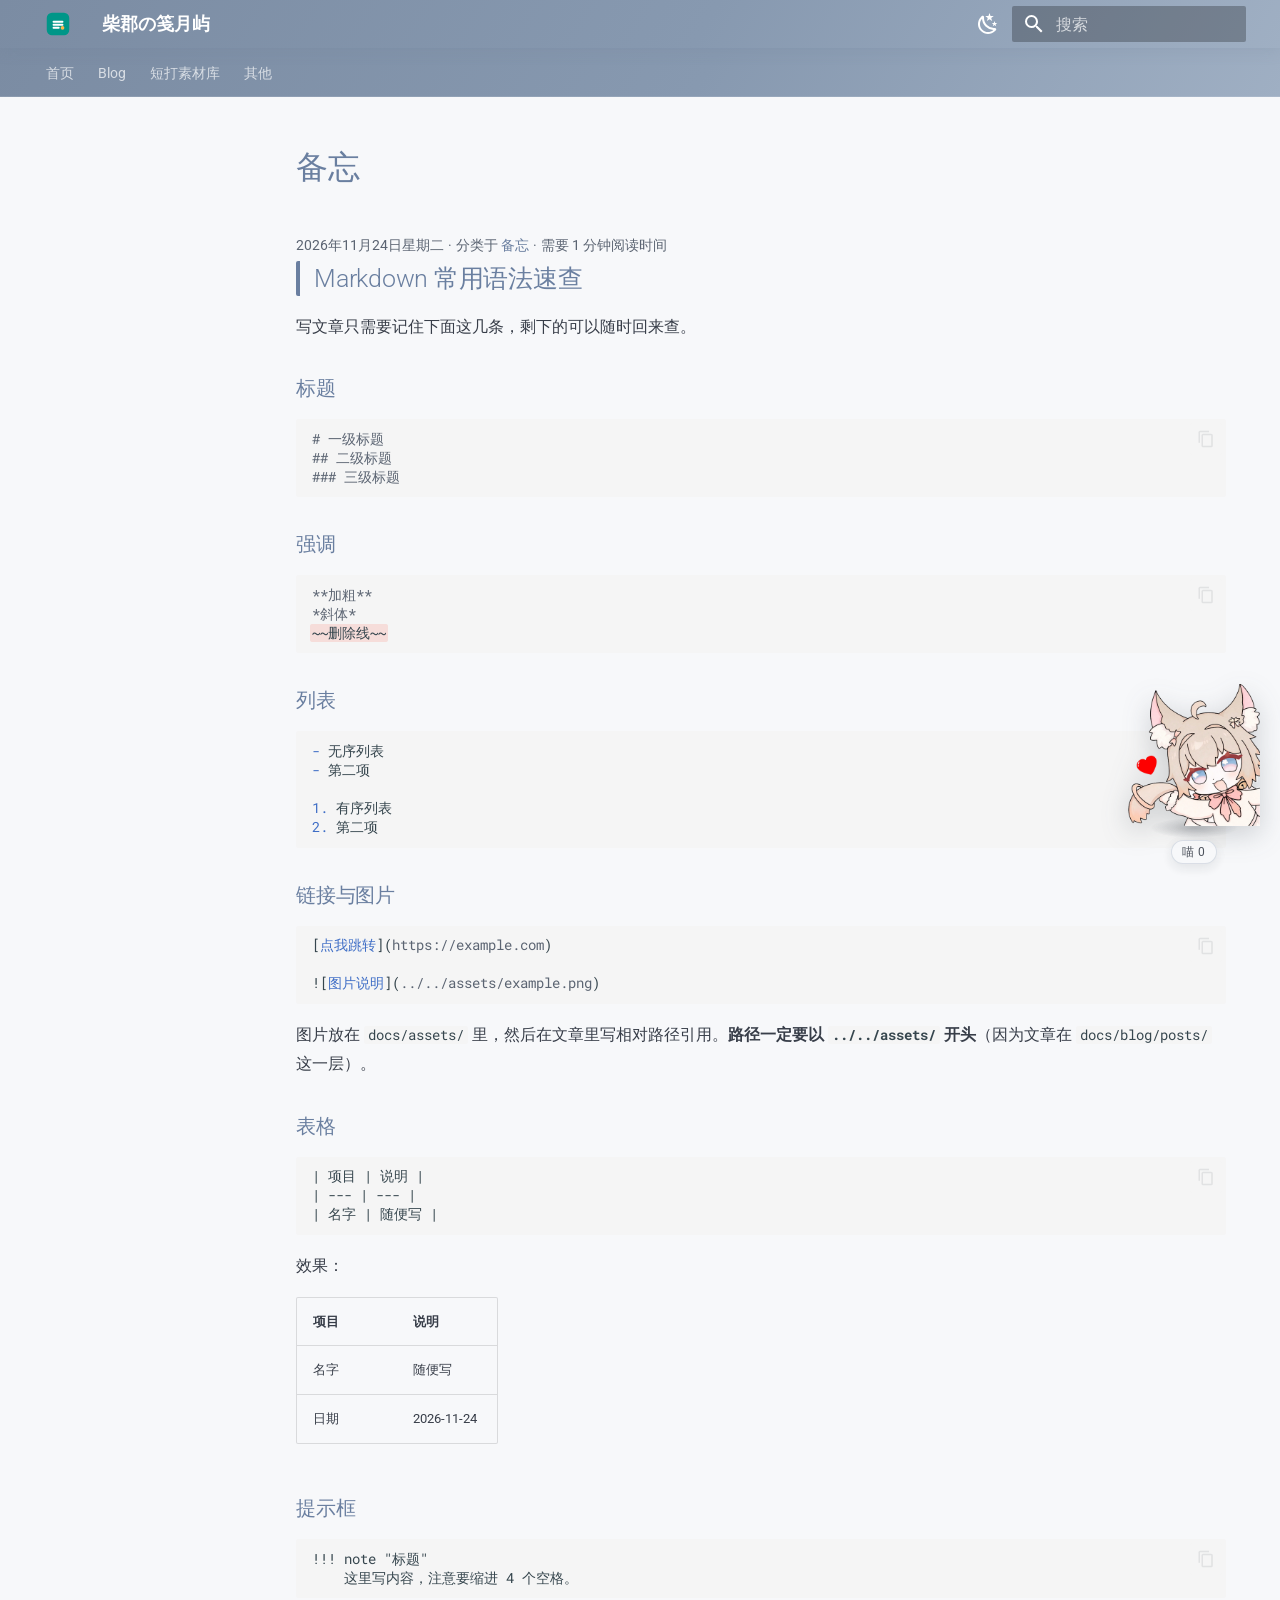
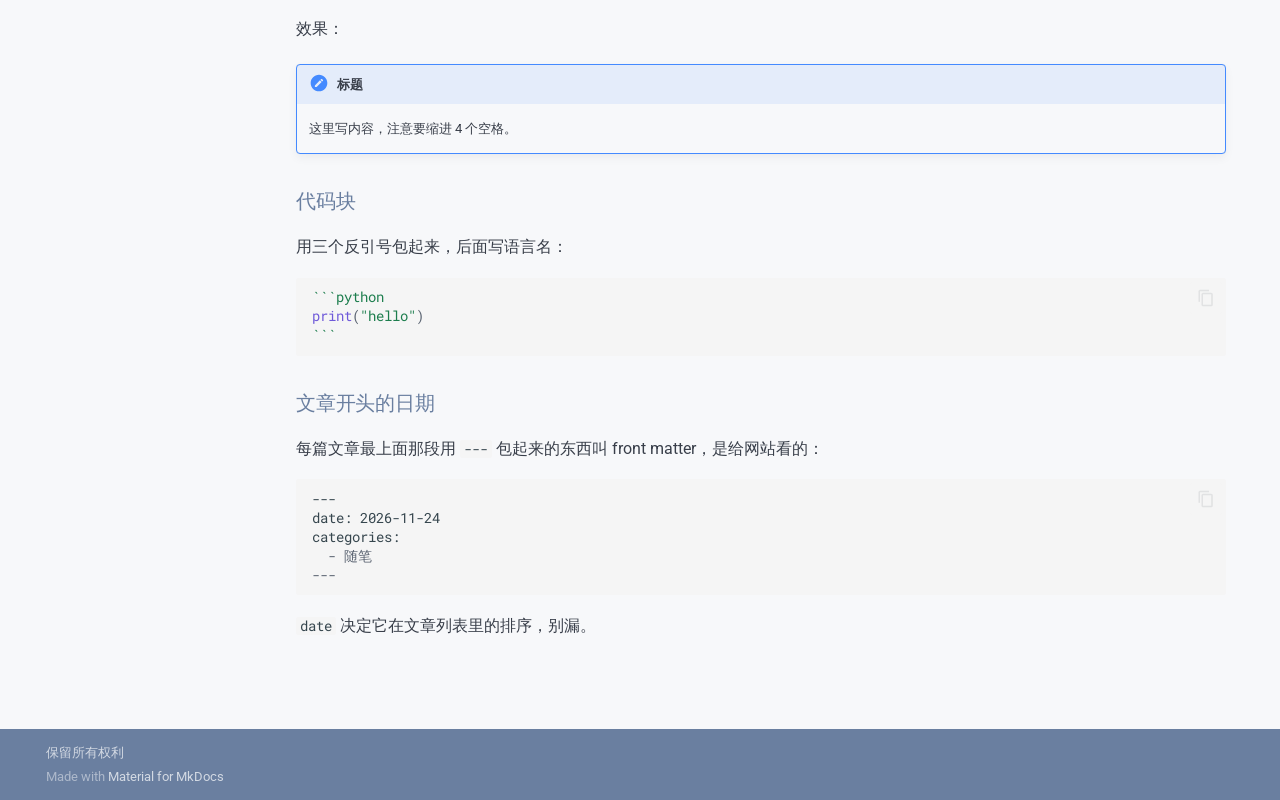
<file: blog/category/备忘/index.html>
<!doctype html>
<html lang="zh" class="no-js">
  <head>
    
      <meta charset="utf-8">
      <meta name="viewport" content="width=device-width,initial-scale=1">
      
        <meta name="description" content="记录、写作与分享">
      
      
        <meta name="author" content="Cheshire-qwq">
      
      
        <link rel="canonical" href="https://Cheshire-qwq.github.io/mysite/blog/category/%E5%A4%87%E5%BF%98/">
      
      
      
      
        
      
      
      <link rel="icon" href="../../../assets/logo.svg">
      <meta name="generator" content="mkdocs-1.6.1, mkdocs-material-9.8.2">
    
    
      
        <title>备忘 - 柴郡の笺月屿</title>
      
    
    
      <link rel="stylesheet" href="../../../assets/stylesheets/main.57a0d79d.min.css">
      
        
        <link rel="stylesheet" href="../../../assets/stylesheets/palette.fb2fffe2.min.css">
      
      


    
    
      
    
    
      
        
        
        <link rel="preconnect" href="https://fonts.gstatic.com" crossorigin>
        <link rel="stylesheet" href="https://fonts.googleapis.com/css?family=Roboto:300,300i,400,400i,700,700i%7CRoboto+Mono:400,400i,700,700i&display=fallback">
        <style>:root{--md-text-font:"Roboto";--md-code-font:"Roboto Mono"}</style>
      
    
    
      <link rel="stylesheet" href="../../../assets/extra.css">
    
    <script>__md_scope=new URL("../../..",location),__md_hash=e=>[...e].reduce(((e,_)=>(e<<5)-e+_.charCodeAt(0)),0),__md_get=(e,_=localStorage,t=__md_scope)=>JSON.parse(_.getItem(t.pathname+"."+e)),__md_set=(e,_,t=localStorage,a=__md_scope)=>{try{t.setItem(a.pathname+"."+e,JSON.stringify(_))}catch(e){}}</script>
    
      

    
    
  </head>
  
  
    
    
      
    
    
    
    
    <body dir="ltr" data-md-color-scheme="default" data-md-color-primary="#8799B0" data-md-color-accent="#6A7FA0">
  
    
    <input class="md-toggle" data-md-toggle="drawer" type="checkbox" id="__drawer" autocomplete="off">
    <input class="md-toggle" data-md-toggle="search" type="checkbox" id="__search" autocomplete="off">
    <label class="md-overlay" for="__drawer"></label>
    <div data-md-component="skip">
      
        
        <a href="#_1" class="md-skip">
          跳转至
        </a>
      
    </div>
    <div data-md-component="announce">
      
    </div>
    
    
      

<header class="md-header" data-md-component="header">
  <nav class="md-header__inner md-grid" aria-label="页眉">
    <a href="../../.." title="柴郡の笺月屿" class="md-header__button md-logo" aria-label="柴郡の笺月屿" data-md-component="logo">
      
  <img src="../../../assets/logo.svg" alt="logo">

    </a>
    <label class="md-header__button md-icon" for="__drawer">
      
      <svg xmlns="http://www.w3.org/2000/svg" viewBox="0 0 24 24"><path d="M3 6h18v2H3zm0 5h18v2H3zm0 5h18v2H3z"/></svg>
    </label>
    <div class="md-header__title" data-md-component="header-title">
      <div class="md-header__ellipsis">
        <div class="md-header__topic">
          <span class="md-ellipsis">
            柴郡の笺月屿
          </span>
        </div>
        <div class="md-header__topic" data-md-component="header-topic">
          <span class="md-ellipsis">
            
              备忘
            
          </span>
        </div>
      </div>
    </div>
    
      
        <form class="md-header__option" data-md-component="palette">
  
    
    
    
    <input class="md-option" data-md-color-media="(prefers-color-scheme: light)" data-md-color-scheme="default" data-md-color-primary="#8799B0" data-md-color-accent="#6A7FA0"  aria-label="切换到夜间模式"  type="radio" name="__palette" id="__palette_0">
    
      <label class="md-header__button md-icon" title="切换到夜间模式" for="__palette_1" hidden>
        <svg xmlns="http://www.w3.org/2000/svg" viewBox="0 0 24 24"><path d="m17.75 4.09-2.53 1.94.91 3.06-2.63-1.81-2.63 1.81.91-3.06-2.53-1.94L12.44 4l1.06-3 1.06 3zm3.5 6.91-1.64 1.25.59 1.98-1.7-1.17-1.7 1.17.59-1.98L15.75 11l2.06-.05L18.5 9l.69 1.95zm-2.28 4.95c.83-.08 1.72 1.1 1.19 1.85-.32.45-.66.87-1.08 1.27C15.17 23 8.84 23 4.94 19.07c-3.91-3.9-3.91-10.24 0-14.14.4-.4.82-.76 1.27-1.08.75-.53 1.93.36 1.85 1.19-.27 2.86.69 5.83 2.89 8.02a9.96 9.96 0 0 0 8.02 2.89m-1.64 2.02a12.08 12.08 0 0 1-7.8-3.47c-2.17-2.19-3.33-5-3.49-7.82-2.81 3.14-2.7 7.96.31 10.98 3.02 3.01 7.84 3.12 10.98.31"/></svg>
      </label>
    
  
    
    
    
    <input class="md-option" data-md-color-media="(prefers-color-scheme: dark)" data-md-color-scheme="slate" data-md-color-primary="#8799B0" data-md-color-accent="#6A7FA0"  aria-label="切换到日间模式"  type="radio" name="__palette" id="__palette_1">
    
      <label class="md-header__button md-icon" title="切换到日间模式" for="__palette_0" hidden>
        <svg xmlns="http://www.w3.org/2000/svg" viewBox="0 0 24 24"><path d="M12 7a5 5 0 0 1 5 5 5 5 0 0 1-5 5 5 5 0 0 1-5-5 5 5 0 0 1 5-5m0 2a3 3 0 0 0-3 3 3 3 0 0 0 3 3 3 3 0 0 0 3-3 3 3 0 0 0-3-3m0-7 2.39 3.42C13.65 5.15 12.84 5 12 5s-1.65.15-2.39.42zM3.34 7l4.16-.35A7.2 7.2 0 0 0 5.94 8.5c-.44.74-.69 1.5-.83 2.29zm.02 10 1.76-3.77a7.131 7.131 0 0 0 2.38 4.14zM20.65 7l-1.77 3.79a7.02 7.02 0 0 0-2.38-4.15zm-.01 10-4.14.36c.59-.51 1.12-1.14 1.54-1.86.42-.73.69-1.5.83-2.29zM12 22l-2.41-3.44c.74.27 1.55.44 2.41.44.82 0 1.63-.17 2.37-.44z"/></svg>
      </label>
    
  
</form>
      
    
    
      <script>var palette=__md_get("__palette");if(palette&&palette.color){if("(prefers-color-scheme)"===palette.color.media){var media=matchMedia("(prefers-color-scheme: light)"),input=document.querySelector(media.matches?"[data-md-color-media='(prefers-color-scheme: light)']":"[data-md-color-media='(prefers-color-scheme: dark)']");palette.color.media=input.getAttribute("data-md-color-media"),palette.color.scheme=input.getAttribute("data-md-color-scheme"),palette.color.primary=input.getAttribute("data-md-color-primary"),palette.color.accent=input.getAttribute("data-md-color-accent")}for(var[key,value]of Object.entries(palette.color))document.body.setAttribute("data-md-color-"+key,value)}</script>
    
    
    
      
      
        <label class="md-header__button md-icon" for="__search">
          
          <svg xmlns="http://www.w3.org/2000/svg" viewBox="0 0 24 24"><path d="M9.5 3A6.5 6.5 0 0 1 16 9.5c0 1.61-.59 3.09-1.56 4.23l.27.27h.79l5 5-1.5 1.5-5-5v-.79l-.27-.27A6.52 6.52 0 0 1 9.5 16 6.5 6.5 0 0 1 3 9.5 6.5 6.5 0 0 1 9.5 3m0 2C7 5 5 7 5 9.5S7 14 9.5 14 14 12 14 9.5 12 5 9.5 5"/></svg>
        </label>
        <div class="md-search" data-md-component="search" role="dialog">
  <label class="md-search__overlay" for="__search"></label>
  <div class="md-search__inner" role="search">
    <form class="md-search__form" name="search">
      <input type="text" class="md-search__input" name="query" aria-label="搜索" placeholder="搜索" autocapitalize="off" autocorrect="off" autocomplete="off" spellcheck="false" data-md-component="search-query" required>
      <label class="md-search__icon md-icon" for="__search">
        
        <svg xmlns="http://www.w3.org/2000/svg" viewBox="0 0 24 24"><path d="M9.5 3A6.5 6.5 0 0 1 16 9.5c0 1.61-.59 3.09-1.56 4.23l.27.27h.79l5 5-1.5 1.5-5-5v-.79l-.27-.27A6.52 6.52 0 0 1 9.5 16 6.5 6.5 0 0 1 3 9.5 6.5 6.5 0 0 1 9.5 3m0 2C7 5 5 7 5 9.5S7 14 9.5 14 14 12 14 9.5 12 5 9.5 5"/></svg>
        
        <svg xmlns="http://www.w3.org/2000/svg" viewBox="0 0 24 24"><path d="M20 11v2H8l5.5 5.5-1.42 1.42L4.16 12l7.92-7.92L13.5 5.5 8 11z"/></svg>
      </label>
      <nav class="md-search__options" aria-label="查找">
        
        <button type="reset" class="md-search__icon md-icon" title="清空当前内容" aria-label="清空当前内容" tabindex="-1">
          
          <svg xmlns="http://www.w3.org/2000/svg" viewBox="0 0 24 24"><path d="M19 6.41 17.59 5 12 10.59 6.41 5 5 6.41 10.59 12 5 17.59 6.41 19 12 13.41 17.59 19 19 17.59 13.41 12z"/></svg>
        </button>
      </nav>
      
        <div class="md-search__suggest" data-md-component="search-suggest"></div>
      
    </form>
    <div class="md-search__output">
      <div class="md-search__scrollwrap" tabindex="0" data-md-scrollfix>
        <div class="md-search-result" data-md-component="search-result">
          <div class="md-search-result__meta">
            正在初始化搜索引擎
          </div>
          <ol class="md-search-result__list" role="presentation"></ol>
        </div>
      </div>
    </div>
  </div>
</div>
      
    
    
  </nav>
  
</header>
    
    <div class="md-container" data-md-component="container">
      
      
        
          
            
<nav class="md-tabs" aria-label="标签" data-md-component="tabs">
  <div class="md-grid">
    <ul class="md-tabs__list">
      
        
  
  
  
  
    <li class="md-tabs__item">
      <a href="../../.." class="md-tabs__link">
        
  
  
    
  
  首页

      </a>
    </li>
  

      
        
  
  
  
  
    <li class="md-tabs__item">
      <a href="../../" class="md-tabs__link">
        
  
  
    
  
  Blog

      </a>
    </li>
  

      
        
  
  
  
  
    <li class="md-tabs__item">
      <a href="../../thingking/" class="md-tabs__link">
        
  
  
    
  
  短打素材库

      </a>
    </li>
  

      
        
  
  
  
  
    <li class="md-tabs__item">
      <a href="../../../about/" class="md-tabs__link">
        
  
  
    
  
  其他

      </a>
    </li>
  

      
    </ul>
  </div>
</nav>
          
        
      
      <main class="md-main" data-md-component="main">
        <div class="md-main__inner md-grid">
          
            
              
              <div class="md-sidebar md-sidebar--primary" data-md-component="sidebar" data-md-type="navigation" >
                <div class="md-sidebar__scrollwrap">
                  <div class="md-sidebar__inner">
                    


  


<nav class="md-nav md-nav--primary md-nav--lifted" aria-label="导航栏" data-md-level="0">
  <label class="md-nav__title" for="__drawer">
    <a href="../../.." title="柴郡の笺月屿" class="md-nav__button md-logo" aria-label="柴郡の笺月屿" data-md-component="logo">
      
  <img src="../../../assets/logo.svg" alt="logo">

    </a>
    柴郡の笺月屿
  </label>
  
  <ul class="md-nav__list" data-md-scrollfix>
    
      
      
  
  
  
  
    <li class="md-nav__item">
      <a href="../../.." class="md-nav__link">
        
  
  
  <span class="md-ellipsis">
    
  
    首页
  

    
  </span>
  
  

      </a>
    </li>
  

    
      
      
  
  
  
    
  
  
    <li class="md-nav__item">
      <a href="../../" class="md-nav__link">
        
  
  
  <span class="md-ellipsis">
    
  
    Blog
  

    
  </span>
  
  

      </a>
    </li>
  

    
      
      
  
  
  
  
    <li class="md-nav__item">
      <a href="../../thingking/" class="md-nav__link">
        
  
  
  <span class="md-ellipsis">
    
  
    短打素材库
  

    
  </span>
  
  

      </a>
    </li>
  

    
      
      
  
  
  
  
    <li class="md-nav__item">
      <a href="../../../about/" class="md-nav__link">
        
  
  
  <span class="md-ellipsis">
    
  
    其他
  

    
  </span>
  
  

      </a>
    </li>
  

    
  </ul>
</nav>
                  </div>
                </div>
              </div>
            
            
              
              <div class="md-sidebar md-sidebar--secondary" data-md-component="sidebar" data-md-type="toc" >
                <div class="md-sidebar__scrollwrap">
                  <div class="md-sidebar__inner">
                    

<nav class="md-nav md-nav--secondary" aria-label="目录">
  
  
  
    
  
  
</nav>
                  </div>
                </div>
              </div>
            
          
          
  <div class="md-content" data-md-component="content">
    <div class="md-content__inner">
      <header class="md-typeset">
        <h1 id="_1">备忘<a class="headerlink" href="#_1" title="Permanent link">&para;</a></h1>
      </header>
      
        <article class="md-post md-post--excerpt">
  <header class="md-post__header">
    
    <div class="md-post__meta md-meta">
      <ul class="md-meta__list">
        <li class="md-meta__item">
          <time datetime="2026-11-24 00:00:00+00:00">2026年11月24日星期二</time></li>
        
          <li class="md-meta__item">
            分类于
            
              <a href="./" class="md-meta__link">备忘</a></li>
        
        
          
          <li class="md-meta__item">
            
              需要 1 分钟阅读时间
            
          </li>
        
        
      </ul>
      
    </div>
  </header>
  <div class="md-post__content md-typeset">
    <h2 id="markdown"><a class="toclink" href="../../2026/11/24/markdown-%E5%B8%B8%E7%94%A8%E8%AF%AD%E6%B3%95%E9%80%9F%E6%9F%A5/">Markdown 常用语法速查</a></h2>
<p>写文章只需要记住下面这几条，剩下的可以随时回来查。</p>
<h3 id="_1"><a class="toclink" href="../../2026/11/24/markdown-%E5%B8%B8%E7%94%A8%E8%AF%AD%E6%B3%95%E9%80%9F%E6%9F%A5/#_1">标题</a></h3>
<div class="highlight"><pre><span></span><code><a id="__codelineno-16-1" name="__codelineno-16-1" href="#__codelineno-16-1"></a><span class="gh"># 一级标题</span>
<a id="__codelineno-16-2" name="__codelineno-16-2" href="#__codelineno-16-2"></a><span class="gu">## 二级标题</span>
<a id="__codelineno-16-3" name="__codelineno-16-3" href="#__codelineno-16-3"></a><span class="gu">### 三级标题</span>
</code></pre></div>
<h3 id="_2"><a class="toclink" href="../../2026/11/24/markdown-%E5%B8%B8%E7%94%A8%E8%AF%AD%E6%B3%95%E9%80%9F%E6%9F%A5/#_2">强调</a></h3>
<div class="highlight"><pre><span></span><code><a id="__codelineno-17-1" name="__codelineno-17-1" href="#__codelineno-17-1"></a><span class="gs">**加粗**</span>
<a id="__codelineno-17-2" name="__codelineno-17-2" href="#__codelineno-17-2"></a><span class="ge">*斜体*</span>
<a id="__codelineno-17-3" name="__codelineno-17-3" href="#__codelineno-17-3"></a><span class="gd">~~删除线~~</span>
</code></pre></div>
<h3 id="_3"><a class="toclink" href="../../2026/11/24/markdown-%E5%B8%B8%E7%94%A8%E8%AF%AD%E6%B3%95%E9%80%9F%E6%9F%A5/#_3">列表</a></h3>
<div class="highlight"><pre><span></span><code><a id="__codelineno-18-1" name="__codelineno-18-1" href="#__codelineno-18-1"></a><span class="k">-</span><span class="w"> </span>无序列表
<a id="__codelineno-18-2" name="__codelineno-18-2" href="#__codelineno-18-2"></a><span class="k">-</span><span class="w"> </span>第二项
<a id="__codelineno-18-3" name="__codelineno-18-3" href="#__codelineno-18-3"></a>
<a id="__codelineno-18-4" name="__codelineno-18-4" href="#__codelineno-18-4"></a><span class="k">1.</span> 有序列表
<a id="__codelineno-18-5" name="__codelineno-18-5" href="#__codelineno-18-5"></a><span class="k">2.</span> 第二项
</code></pre></div>
<h3 id="_4"><a class="toclink" href="../../2026/11/24/markdown-%E5%B8%B8%E7%94%A8%E8%AF%AD%E6%B3%95%E9%80%9F%E6%9F%A5/#_4">链接与图片</a></h3>
<div class="highlight"><pre><span></span><code><a id="__codelineno-19-1" name="__codelineno-19-1" href="#__codelineno-19-1"></a>[<span class="nt">点我跳转</span>](<span class="na">https://example.com</span>)
<a id="__codelineno-19-2" name="__codelineno-19-2" href="#__codelineno-19-2"></a>
<a id="__codelineno-19-3" name="__codelineno-19-3" href="#__codelineno-19-3"></a>![<span class="nt">图片说明</span>](<span class="na">../../assets/example.png</span>)
</code></pre></div>
<p>图片放在 <code>docs/assets/</code> 里，然后在文章里写相对路径引用。<strong>路径一定要以 <code>../../assets/</code> 开头</strong>（因为文章在 <code>docs/blog/posts/</code> 这一层）。</p>
<h3 id="_5"><a class="toclink" href="../../2026/11/24/markdown-%E5%B8%B8%E7%94%A8%E8%AF%AD%E6%B3%95%E9%80%9F%E6%9F%A5/#_5">表格</a></h3>
<div class="highlight"><pre><span></span><code><a id="__codelineno-20-1" name="__codelineno-20-1" href="#__codelineno-20-1"></a>| 项目 | 说明 |
<a id="__codelineno-20-2" name="__codelineno-20-2" href="#__codelineno-20-2"></a>| --- | --- |
<a id="__codelineno-20-3" name="__codelineno-20-3" href="#__codelineno-20-3"></a>| 名字 | 随便写 |
</code></pre></div>
<p>效果：</p>
<table>
<thead>
<tr>
<th>项目</th>
<th>说明</th>
</tr>
</thead>
<tbody>
<tr>
<td>名字</td>
<td>随便写</td>
</tr>
<tr>
<td>日期</td>
<td>2026-11-24</td>
</tr>
</tbody>
</table>
<h3 id="_6"><a class="toclink" href="../../2026/11/24/markdown-%E5%B8%B8%E7%94%A8%E8%AF%AD%E6%B3%95%E9%80%9F%E6%9F%A5/#_6">提示框</a></h3>
<div class="highlight"><pre><span></span><code><a id="__codelineno-21-1" name="__codelineno-21-1" href="#__codelineno-21-1"></a>!!! note "标题"
<a id="__codelineno-21-2" name="__codelineno-21-2" href="#__codelineno-21-2"></a>    这里写内容，注意要缩进 4 个空格。
</code></pre></div>
<p>效果：</p>
<div class="admonition note">
<p class="admonition-title">标题</p>
<p>这里写内容，注意要缩进 4 个空格。</p>
</div>
<h3 id="_7"><a class="toclink" href="../../2026/11/24/markdown-%E5%B8%B8%E7%94%A8%E8%AF%AD%E6%B3%95%E9%80%9F%E6%9F%A5/#_7">代码块</a></h3>
<p>用三个反引号包起来，后面写语言名：</p>
<div class="highlight"><pre><span></span><code><a id="__codelineno-22-1" name="__codelineno-22-1" href="#__codelineno-22-1"></a><span class="sb">```python</span>
<a id="__codelineno-22-2" name="__codelineno-22-2" href="#__codelineno-22-2"></a><span class="nb">print</span><span class="p">(</span><span class="s2">"hello"</span><span class="p">)</span>
<a id="__codelineno-22-3" name="__codelineno-22-3" href="#__codelineno-22-3"></a><span class="sb">```</span>
</code></pre></div>
<h3 id="_8"><a class="toclink" href="../../2026/11/24/markdown-%E5%B8%B8%E7%94%A8%E8%AF%AD%E6%B3%95%E9%80%9F%E6%9F%A5/#_8">文章开头的日期</a></h3>
<p>每篇文章最上面那段用 <code>---</code> 包起来的东西叫 front matter，是给网站看的：</p>
<div class="highlight"><pre><span></span><code><a id="__codelineno-23-1" name="__codelineno-23-1" href="#__codelineno-23-1"></a>---
<a id="__codelineno-23-2" name="__codelineno-23-2" href="#__codelineno-23-2"></a>date: 2026-11-24
<a id="__codelineno-23-3" name="__codelineno-23-3" href="#__codelineno-23-3"></a>categories:
<a id="__codelineno-23-4" name="__codelineno-23-4" href="#__codelineno-23-4"></a><span class="gu">  - 随笔</span>
<a id="__codelineno-23-5" name="__codelineno-23-5" href="#__codelineno-23-5"></a><span class="gu">---</span>
</code></pre></div>
<p><code>date</code> 决定它在文章列表里的排序，别漏。</p>
    
    
  </div>
</article>
      
      
        
          



<nav class="md-pagination">
  
</nav>
        
      
    </div>
  </div>

          
<script>var target=document.getElementById(location.hash.slice(1));target&&target.name&&(target.checked=target.name.startsWith("__tabbed_"))</script>
        </div>
        
          <button type="button" class="md-top md-icon" data-md-component="top" hidden>
  
  <svg xmlns="http://www.w3.org/2000/svg" viewBox="0 0 24 24"><path d="M13 20h-2V8l-5.5 5.5-1.42-1.42L12 4.16l7.92 7.92-1.42 1.42L13 8z"/></svg>
  回到页面顶部
</button>
        
      </main>
      
        <footer class="md-footer">
  
  <div class="md-footer-meta md-typeset">
    <div class="md-footer-meta__inner md-grid">
      <div class="md-copyright">
  
    <div class="md-copyright__highlight">
      保留所有权利
    </div>
  
  
    Made with
    <a href="https://squidfunk.github.io/mkdocs-material/" target="_blank" rel="noopener">
      Material for MkDocs
    </a>
  
</div>
      
    </div>
  </div>
</footer>
      
    </div>
    <div class="md-dialog" data-md-component="dialog">
      <div class="md-dialog__inner md-typeset"></div>
    </div>
    
    
    
      
      
      <script id="__config" type="application/json">{"annotate": null, "base": "../../..", "features": ["navigation.tabs", "navigation.top", "navigation.tracking", "search.suggest", "search.highlight", "content.code.copy", "toc.follow"], "search": "../../../assets/javascripts/workers/search.a7633da7.min.js", "tags": null, "translations": {"clipboard.copied": "\u5df2\u590d\u5236", "clipboard.copy": "\u590d\u5236", "search.result.more.one": "\u5728\u8be5\u9875\u4e0a\u8fd8\u6709 1 \u4e2a\u7b26\u5408\u6761\u4ef6\u7684\u7ed3\u679c", "search.result.more.other": "\u5728\u8be5\u9875\u4e0a\u8fd8\u6709 # \u4e2a\u7b26\u5408\u6761\u4ef6\u7684\u7ed3\u679c", "search.result.none": "\u6ca1\u6709\u627e\u5230\u7b26\u5408\u6761\u4ef6\u7684\u7ed3\u679c", "search.result.one": "\u627e\u5230 1 \u4e2a\u7b26\u5408\u6761\u4ef6\u7684\u7ed3\u679c", "search.result.other": "# \u4e2a\u7b26\u5408\u6761\u4ef6\u7684\u7ed3\u679c", "search.result.placeholder": "\u952e\u5165\u4ee5\u5f00\u59cb\u641c\u7d22", "search.result.term.missing": "\u7f3a\u5c11", "select.version": "\u9009\u62e9\u5f53\u524d\u7248\u672c"}, "version": null}</script>
    
    
      <script src="../../../assets/javascripts/bundle.a5f9d56c.min.js"></script>
      
        <script src="../../../assets/site.js"></script>
      
    
  </body>
</html>
</file>
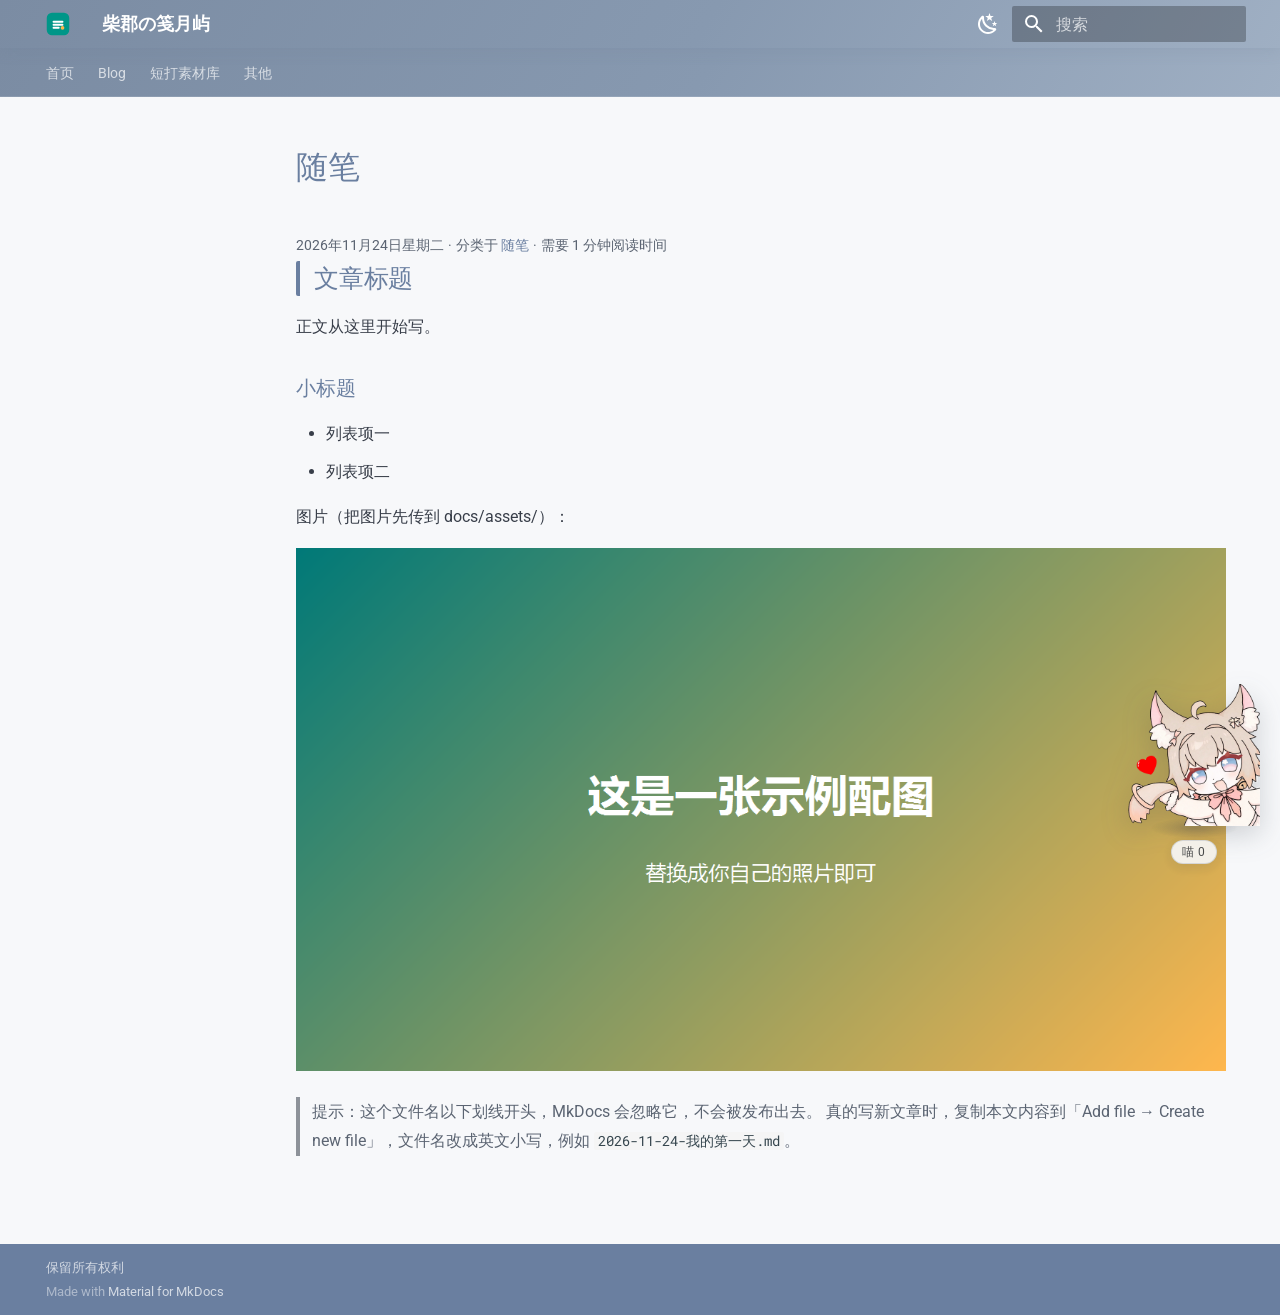
<file: blog/category/随笔/index.html>
<!doctype html>
<html lang="zh" class="no-js">
  <head>
    
      <meta charset="utf-8">
      <meta name="viewport" content="width=device-width,initial-scale=1">
      
        <meta name="description" content="记录、写作与分享">
      
      
        <meta name="author" content="Cheshire-qwq">
      
      
        <link rel="canonical" href="https://Cheshire-qwq.github.io/mysite/blog/category/%E9%9A%8F%E7%AC%94/">
      
      
      
      
        
      
      
      <link rel="icon" href="../../../assets/logo.svg">
      <meta name="generator" content="mkdocs-1.6.1, mkdocs-material-9.8.2">
    
    
      
        <title>随笔 - 柴郡の笺月屿</title>
      
    
    
      <link rel="stylesheet" href="../../../assets/stylesheets/main.57a0d79d.min.css">
      
        
        <link rel="stylesheet" href="../../../assets/stylesheets/palette.fb2fffe2.min.css">
      
      


    
    
      
    
    
      
        
        
        <link rel="preconnect" href="https://fonts.gstatic.com" crossorigin>
        <link rel="stylesheet" href="https://fonts.googleapis.com/css?family=Roboto:300,300i,400,400i,700,700i%7CRoboto+Mono:400,400i,700,700i&display=fallback">
        <style>:root{--md-text-font:"Roboto";--md-code-font:"Roboto Mono"}</style>
      
    
    
      <link rel="stylesheet" href="../../../assets/extra.css">
    
    <script>__md_scope=new URL("../../..",location),__md_hash=e=>[...e].reduce(((e,_)=>(e<<5)-e+_.charCodeAt(0)),0),__md_get=(e,_=localStorage,t=__md_scope)=>JSON.parse(_.getItem(t.pathname+"."+e)),__md_set=(e,_,t=localStorage,a=__md_scope)=>{try{t.setItem(a.pathname+"."+e,JSON.stringify(_))}catch(e){}}</script>
    
      

    
    
  </head>
  
  
    
    
      
    
    
    
    
    <body dir="ltr" data-md-color-scheme="default" data-md-color-primary="#8799B0" data-md-color-accent="#6A7FA0">
  
    
    <input class="md-toggle" data-md-toggle="drawer" type="checkbox" id="__drawer" autocomplete="off">
    <input class="md-toggle" data-md-toggle="search" type="checkbox" id="__search" autocomplete="off">
    <label class="md-overlay" for="__drawer"></label>
    <div data-md-component="skip">
      
        
        <a href="#_1" class="md-skip">
          跳转至
        </a>
      
    </div>
    <div data-md-component="announce">
      
    </div>
    
    
      

<header class="md-header" data-md-component="header">
  <nav class="md-header__inner md-grid" aria-label="页眉">
    <a href="../../.." title="柴郡の笺月屿" class="md-header__button md-logo" aria-label="柴郡の笺月屿" data-md-component="logo">
      
  <img src="../../../assets/logo.svg" alt="logo">

    </a>
    <label class="md-header__button md-icon" for="__drawer">
      
      <svg xmlns="http://www.w3.org/2000/svg" viewBox="0 0 24 24"><path d="M3 6h18v2H3zm0 5h18v2H3zm0 5h18v2H3z"/></svg>
    </label>
    <div class="md-header__title" data-md-component="header-title">
      <div class="md-header__ellipsis">
        <div class="md-header__topic">
          <span class="md-ellipsis">
            柴郡の笺月屿
          </span>
        </div>
        <div class="md-header__topic" data-md-component="header-topic">
          <span class="md-ellipsis">
            
              随笔
            
          </span>
        </div>
      </div>
    </div>
    
      
        <form class="md-header__option" data-md-component="palette">
  
    
    
    
    <input class="md-option" data-md-color-media="(prefers-color-scheme: light)" data-md-color-scheme="default" data-md-color-primary="#8799B0" data-md-color-accent="#6A7FA0"  aria-label="切换到夜间模式"  type="radio" name="__palette" id="__palette_0">
    
      <label class="md-header__button md-icon" title="切换到夜间模式" for="__palette_1" hidden>
        <svg xmlns="http://www.w3.org/2000/svg" viewBox="0 0 24 24"><path d="m17.75 4.09-2.53 1.94.91 3.06-2.63-1.81-2.63 1.81.91-3.06-2.53-1.94L12.44 4l1.06-3 1.06 3zm3.5 6.91-1.64 1.25.59 1.98-1.7-1.17-1.7 1.17.59-1.98L15.75 11l2.06-.05L18.5 9l.69 1.95zm-2.28 4.95c.83-.08 1.72 1.1 1.19 1.85-.32.45-.66.87-1.08 1.27C15.17 23 8.84 23 4.94 19.07c-3.91-3.9-3.91-10.24 0-14.14.4-.4.82-.76 1.27-1.08.75-.53 1.93.36 1.85 1.19-.27 2.86.69 5.83 2.89 8.02a9.96 9.96 0 0 0 8.02 2.89m-1.64 2.02a12.08 12.08 0 0 1-7.8-3.47c-2.17-2.19-3.33-5-3.49-7.82-2.81 3.14-2.7 7.96.31 10.98 3.02 3.01 7.84 3.12 10.98.31"/></svg>
      </label>
    
  
    
    
    
    <input class="md-option" data-md-color-media="(prefers-color-scheme: dark)" data-md-color-scheme="slate" data-md-color-primary="#8799B0" data-md-color-accent="#6A7FA0"  aria-label="切换到日间模式"  type="radio" name="__palette" id="__palette_1">
    
      <label class="md-header__button md-icon" title="切换到日间模式" for="__palette_0" hidden>
        <svg xmlns="http://www.w3.org/2000/svg" viewBox="0 0 24 24"><path d="M12 7a5 5 0 0 1 5 5 5 5 0 0 1-5 5 5 5 0 0 1-5-5 5 5 0 0 1 5-5m0 2a3 3 0 0 0-3 3 3 3 0 0 0 3 3 3 3 0 0 0 3-3 3 3 0 0 0-3-3m0-7 2.39 3.42C13.65 5.15 12.84 5 12 5s-1.65.15-2.39.42zM3.34 7l4.16-.35A7.2 7.2 0 0 0 5.94 8.5c-.44.74-.69 1.5-.83 2.29zm.02 10 1.76-3.77a7.131 7.131 0 0 0 2.38 4.14zM20.65 7l-1.77 3.79a7.02 7.02 0 0 0-2.38-4.15zm-.01 10-4.14.36c.59-.51 1.12-1.14 1.54-1.86.42-.73.69-1.5.83-2.29zM12 22l-2.41-3.44c.74.27 1.55.44 2.41.44.82 0 1.63-.17 2.37-.44z"/></svg>
      </label>
    
  
</form>
      
    
    
      <script>var palette=__md_get("__palette");if(palette&&palette.color){if("(prefers-color-scheme)"===palette.color.media){var media=matchMedia("(prefers-color-scheme: light)"),input=document.querySelector(media.matches?"[data-md-color-media='(prefers-color-scheme: light)']":"[data-md-color-media='(prefers-color-scheme: dark)']");palette.color.media=input.getAttribute("data-md-color-media"),palette.color.scheme=input.getAttribute("data-md-color-scheme"),palette.color.primary=input.getAttribute("data-md-color-primary"),palette.color.accent=input.getAttribute("data-md-color-accent")}for(var[key,value]of Object.entries(palette.color))document.body.setAttribute("data-md-color-"+key,value)}</script>
    
    
    
      
      
        <label class="md-header__button md-icon" for="__search">
          
          <svg xmlns="http://www.w3.org/2000/svg" viewBox="0 0 24 24"><path d="M9.5 3A6.5 6.5 0 0 1 16 9.5c0 1.61-.59 3.09-1.56 4.23l.27.27h.79l5 5-1.5 1.5-5-5v-.79l-.27-.27A6.52 6.52 0 0 1 9.5 16 6.5 6.5 0 0 1 3 9.5 6.5 6.5 0 0 1 9.5 3m0 2C7 5 5 7 5 9.5S7 14 9.5 14 14 12 14 9.5 12 5 9.5 5"/></svg>
        </label>
        <div class="md-search" data-md-component="search" role="dialog">
  <label class="md-search__overlay" for="__search"></label>
  <div class="md-search__inner" role="search">
    <form class="md-search__form" name="search">
      <input type="text" class="md-search__input" name="query" aria-label="搜索" placeholder="搜索" autocapitalize="off" autocorrect="off" autocomplete="off" spellcheck="false" data-md-component="search-query" required>
      <label class="md-search__icon md-icon" for="__search">
        
        <svg xmlns="http://www.w3.org/2000/svg" viewBox="0 0 24 24"><path d="M9.5 3A6.5 6.5 0 0 1 16 9.5c0 1.61-.59 3.09-1.56 4.23l.27.27h.79l5 5-1.5 1.5-5-5v-.79l-.27-.27A6.52 6.52 0 0 1 9.5 16 6.5 6.5 0 0 1 3 9.5 6.5 6.5 0 0 1 9.5 3m0 2C7 5 5 7 5 9.5S7 14 9.5 14 14 12 14 9.5 12 5 9.5 5"/></svg>
        
        <svg xmlns="http://www.w3.org/2000/svg" viewBox="0 0 24 24"><path d="M20 11v2H8l5.5 5.5-1.42 1.42L4.16 12l7.92-7.92L13.5 5.5 8 11z"/></svg>
      </label>
      <nav class="md-search__options" aria-label="查找">
        
        <button type="reset" class="md-search__icon md-icon" title="清空当前内容" aria-label="清空当前内容" tabindex="-1">
          
          <svg xmlns="http://www.w3.org/2000/svg" viewBox="0 0 24 24"><path d="M19 6.41 17.59 5 12 10.59 6.41 5 5 6.41 10.59 12 5 17.59 6.41 19 12 13.41 17.59 19 19 17.59 13.41 12z"/></svg>
        </button>
      </nav>
      
        <div class="md-search__suggest" data-md-component="search-suggest"></div>
      
    </form>
    <div class="md-search__output">
      <div class="md-search__scrollwrap" tabindex="0" data-md-scrollfix>
        <div class="md-search-result" data-md-component="search-result">
          <div class="md-search-result__meta">
            正在初始化搜索引擎
          </div>
          <ol class="md-search-result__list" role="presentation"></ol>
        </div>
      </div>
    </div>
  </div>
</div>
      
    
    
  </nav>
  
</header>
    
    <div class="md-container" data-md-component="container">
      
      
        
          
            
<nav class="md-tabs" aria-label="标签" data-md-component="tabs">
  <div class="md-grid">
    <ul class="md-tabs__list">
      
        
  
  
  
  
    <li class="md-tabs__item">
      <a href="../../.." class="md-tabs__link">
        
  
  
    
  
  首页

      </a>
    </li>
  

      
        
  
  
  
  
    <li class="md-tabs__item">
      <a href="../../" class="md-tabs__link">
        
  
  
    
  
  Blog

      </a>
    </li>
  

      
        
  
  
  
  
    <li class="md-tabs__item">
      <a href="../../thingking/" class="md-tabs__link">
        
  
  
    
  
  短打素材库

      </a>
    </li>
  

      
        
  
  
  
  
    <li class="md-tabs__item">
      <a href="../../../about/" class="md-tabs__link">
        
  
  
    
  
  其他

      </a>
    </li>
  

      
    </ul>
  </div>
</nav>
          
        
      
      <main class="md-main" data-md-component="main">
        <div class="md-main__inner md-grid">
          
            
              
              <div class="md-sidebar md-sidebar--primary" data-md-component="sidebar" data-md-type="navigation" >
                <div class="md-sidebar__scrollwrap">
                  <div class="md-sidebar__inner">
                    


  


<nav class="md-nav md-nav--primary md-nav--lifted" aria-label="导航栏" data-md-level="0">
  <label class="md-nav__title" for="__drawer">
    <a href="../../.." title="柴郡の笺月屿" class="md-nav__button md-logo" aria-label="柴郡の笺月屿" data-md-component="logo">
      
  <img src="../../../assets/logo.svg" alt="logo">

    </a>
    柴郡の笺月屿
  </label>
  
  <ul class="md-nav__list" data-md-scrollfix>
    
      
      
  
  
  
  
    <li class="md-nav__item">
      <a href="../../.." class="md-nav__link">
        
  
  
  <span class="md-ellipsis">
    
  
    首页
  

    
  </span>
  
  

      </a>
    </li>
  

    
      
      
  
  
  
    
  
  
    <li class="md-nav__item">
      <a href="../../" class="md-nav__link">
        
  
  
  <span class="md-ellipsis">
    
  
    Blog
  

    
  </span>
  
  

      </a>
    </li>
  

    
      
      
  
  
  
  
    <li class="md-nav__item">
      <a href="../../thingking/" class="md-nav__link">
        
  
  
  <span class="md-ellipsis">
    
  
    短打素材库
  

    
  </span>
  
  

      </a>
    </li>
  

    
      
      
  
  
  
  
    <li class="md-nav__item">
      <a href="../../../about/" class="md-nav__link">
        
  
  
  <span class="md-ellipsis">
    
  
    其他
  

    
  </span>
  
  

      </a>
    </li>
  

    
  </ul>
</nav>
                  </div>
                </div>
              </div>
            
            
              
              <div class="md-sidebar md-sidebar--secondary" data-md-component="sidebar" data-md-type="toc" >
                <div class="md-sidebar__scrollwrap">
                  <div class="md-sidebar__inner">
                    

<nav class="md-nav md-nav--secondary" aria-label="目录">
  
  
  
    
  
  
</nav>
                  </div>
                </div>
              </div>
            
          
          
  <div class="md-content" data-md-component="content">
    <div class="md-content__inner">
      <header class="md-typeset">
        <h1 id="_1">随笔<a class="headerlink" href="#_1" title="Permanent link">&para;</a></h1>
      </header>
      
        <article class="md-post md-post--excerpt">
  <header class="md-post__header">
    
    <div class="md-post__meta md-meta">
      <ul class="md-meta__list">
        <li class="md-meta__item">
          <time datetime="2026-11-24 00:00:00+00:00">2026年11月24日星期二</time></li>
        
          <li class="md-meta__item">
            分类于
            
              <a href="./" class="md-meta__link">随笔</a></li>
        
        
          
          <li class="md-meta__item">
            
              需要 1 分钟阅读时间
            
          </li>
        
        
      </ul>
      
    </div>
  </header>
  <div class="md-post__content md-typeset">
    <h2 id="_1"><a class="toclink" href="../../2026/11/24/%E6%96%87%E7%AB%A0%E6%A0%87%E9%A2%98/">文章标题</a></h2>
<p>正文从这里开始写。</p>
<h3 id="_2"><a class="toclink" href="../../2026/11/24/%E6%96%87%E7%AB%A0%E6%A0%87%E9%A2%98/#_2">小标题</a></h3>
<ul>
<li>列表项一</li>
<li>列表项二</li>
</ul>
<p>图片（把图片先传到 docs/assets/）：</p>
<p><img alt="图片说明" src="../../../assets/example.png" /></p>
<blockquote>
<p>提示：这个文件名以下划线开头，MkDocs 会忽略它，不会被发布出去。
真的写新文章时，复制本文内容到「Add file → Create new file」，文件名改成英文小写，例如 <code>2026-11-24-我的第一天.md</code>。</p>
</blockquote>
    
    
  </div>
</article>
      
      
        
          



<nav class="md-pagination">
  
</nav>
        
      
    </div>
  </div>

          
<script>var target=document.getElementById(location.hash.slice(1));target&&target.name&&(target.checked=target.name.startsWith("__tabbed_"))</script>
        </div>
        
          <button type="button" class="md-top md-icon" data-md-component="top" hidden>
  
  <svg xmlns="http://www.w3.org/2000/svg" viewBox="0 0 24 24"><path d="M13 20h-2V8l-5.5 5.5-1.42-1.42L12 4.16l7.92 7.92-1.42 1.42L13 8z"/></svg>
  回到页面顶部
</button>
        
      </main>
      
        <footer class="md-footer">
  
  <div class="md-footer-meta md-typeset">
    <div class="md-footer-meta__inner md-grid">
      <div class="md-copyright">
  
    <div class="md-copyright__highlight">
      保留所有权利
    </div>
  
  
    Made with
    <a href="https://squidfunk.github.io/mkdocs-material/" target="_blank" rel="noopener">
      Material for MkDocs
    </a>
  
</div>
      
    </div>
  </div>
</footer>
      
    </div>
    <div class="md-dialog" data-md-component="dialog">
      <div class="md-dialog__inner md-typeset"></div>
    </div>
    
    
    
      
      
      <script id="__config" type="application/json">{"annotate": null, "base": "../../..", "features": ["navigation.tabs", "navigation.top", "navigation.tracking", "search.suggest", "search.highlight", "content.code.copy", "toc.follow"], "search": "../../../assets/javascripts/workers/search.a7633da7.min.js", "tags": null, "translations": {"clipboard.copied": "\u5df2\u590d\u5236", "clipboard.copy": "\u590d\u5236", "search.result.more.one": "\u5728\u8be5\u9875\u4e0a\u8fd8\u6709 1 \u4e2a\u7b26\u5408\u6761\u4ef6\u7684\u7ed3\u679c", "search.result.more.other": "\u5728\u8be5\u9875\u4e0a\u8fd8\u6709 # \u4e2a\u7b26\u5408\u6761\u4ef6\u7684\u7ed3\u679c", "search.result.none": "\u6ca1\u6709\u627e\u5230\u7b26\u5408\u6761\u4ef6\u7684\u7ed3\u679c", "search.result.one": "\u627e\u5230 1 \u4e2a\u7b26\u5408\u6761\u4ef6\u7684\u7ed3\u679c", "search.result.other": "# \u4e2a\u7b26\u5408\u6761\u4ef6\u7684\u7ed3\u679c", "search.result.placeholder": "\u952e\u5165\u4ee5\u5f00\u59cb\u641c\u7d22", "search.result.term.missing": "\u7f3a\u5c11", "select.version": "\u9009\u62e9\u5f53\u524d\u7248\u672c"}, "version": null}</script>
    
    
      <script src="../../../assets/javascripts/bundle.a5f9d56c.min.js"></script>
      
        <script src="../../../assets/site.js"></script>
      
    
  </body>
</html>
</file>
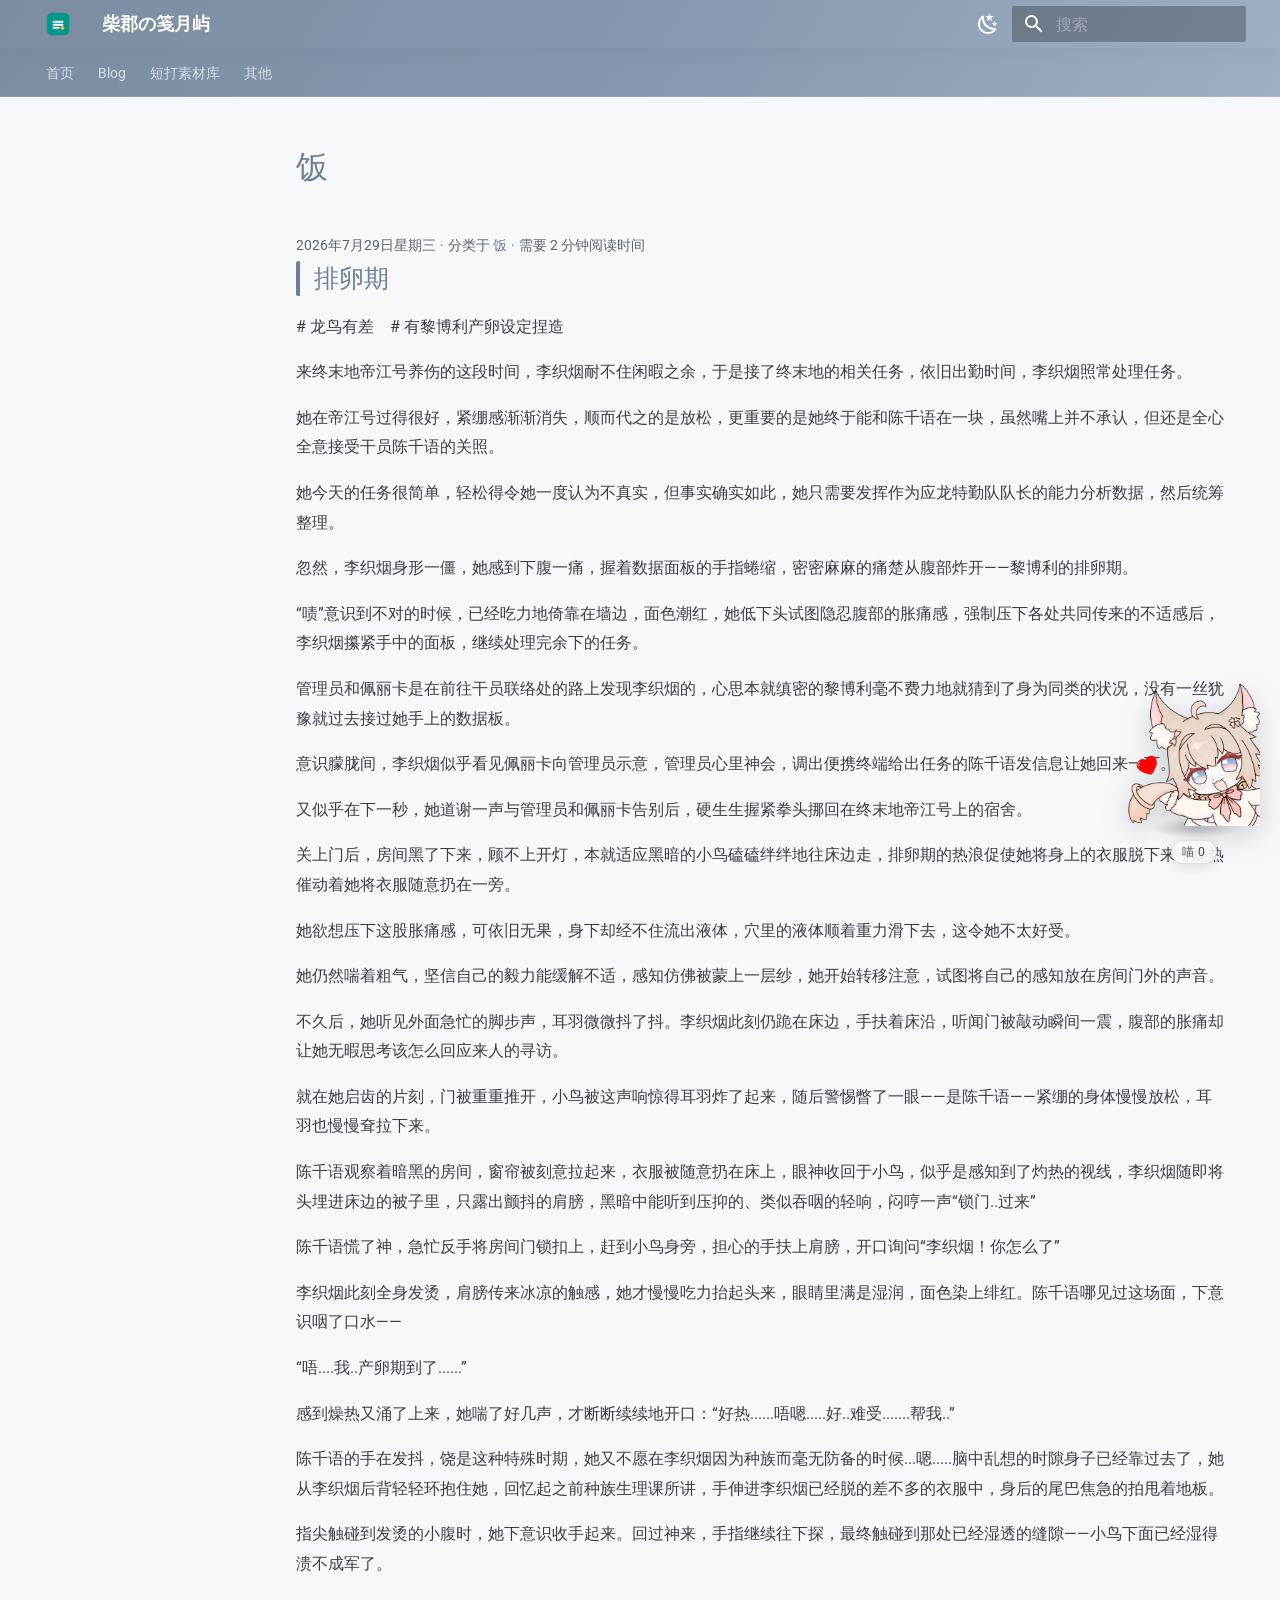
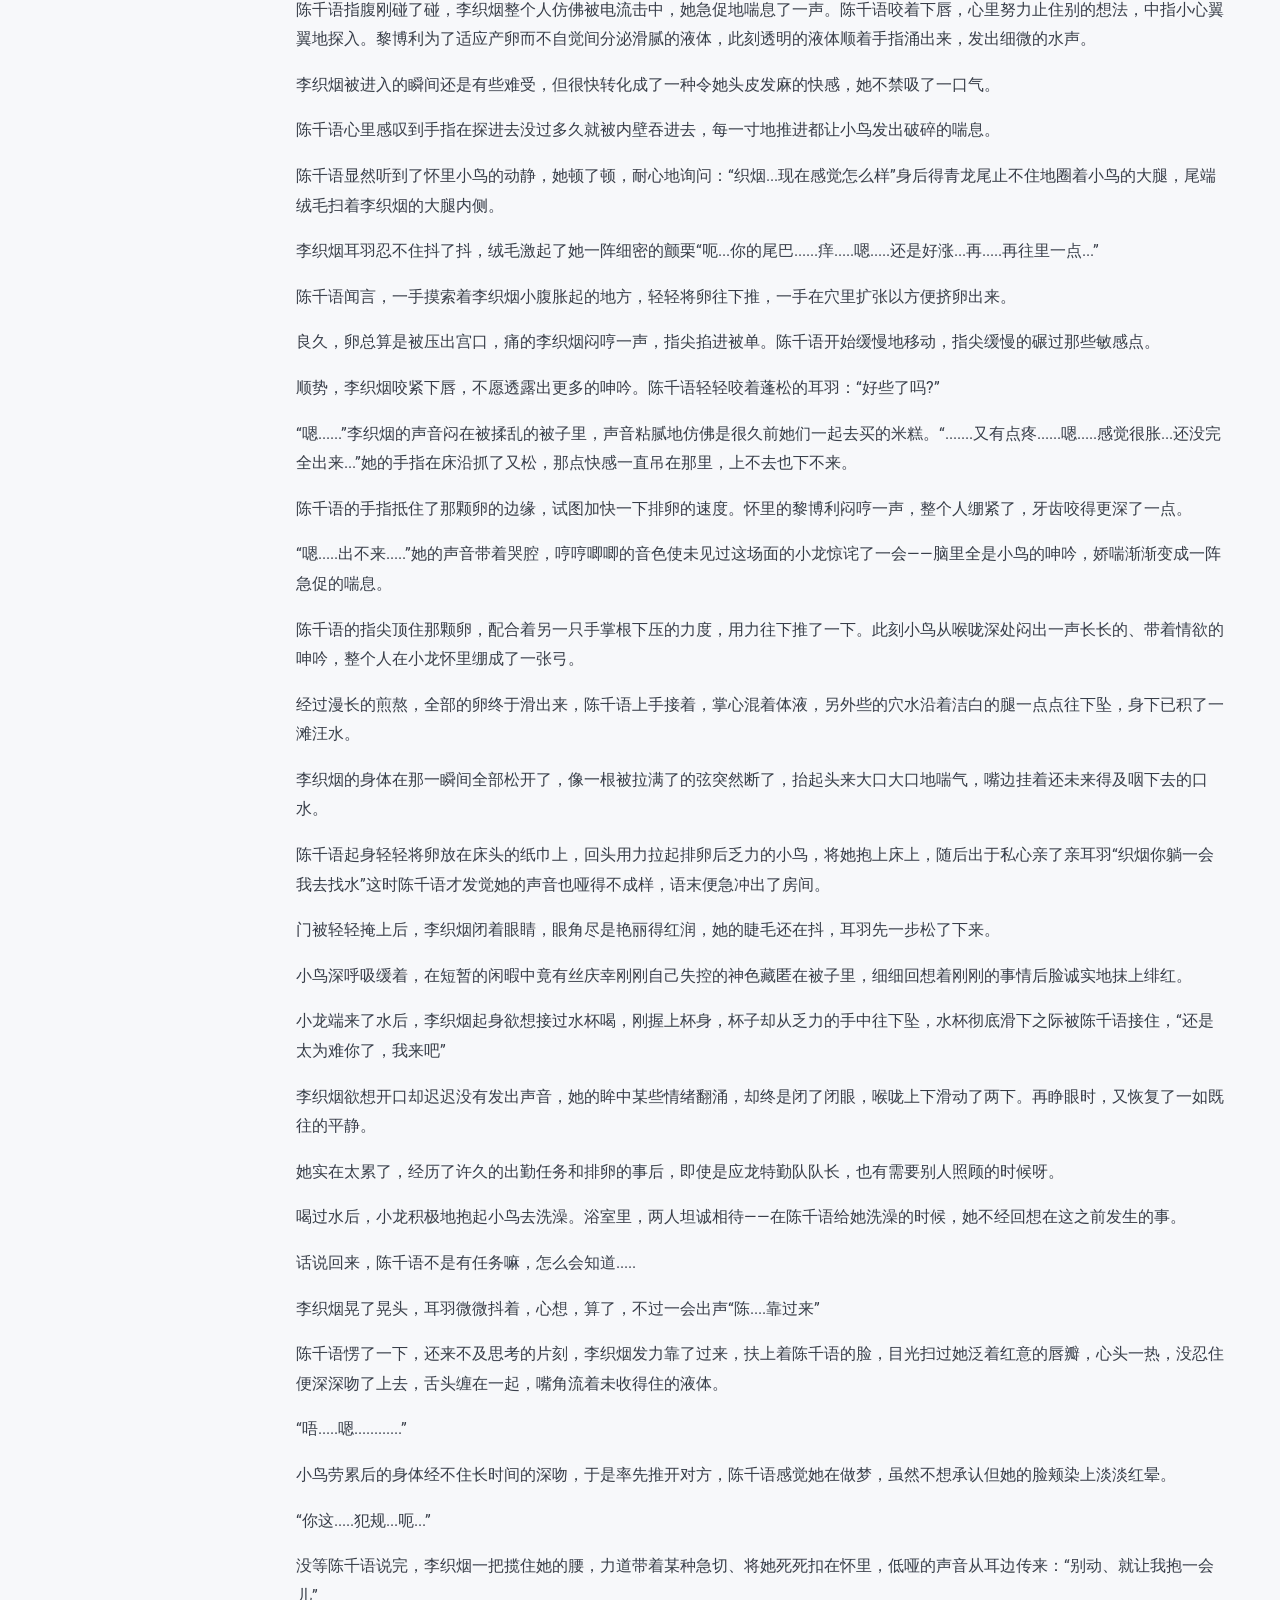
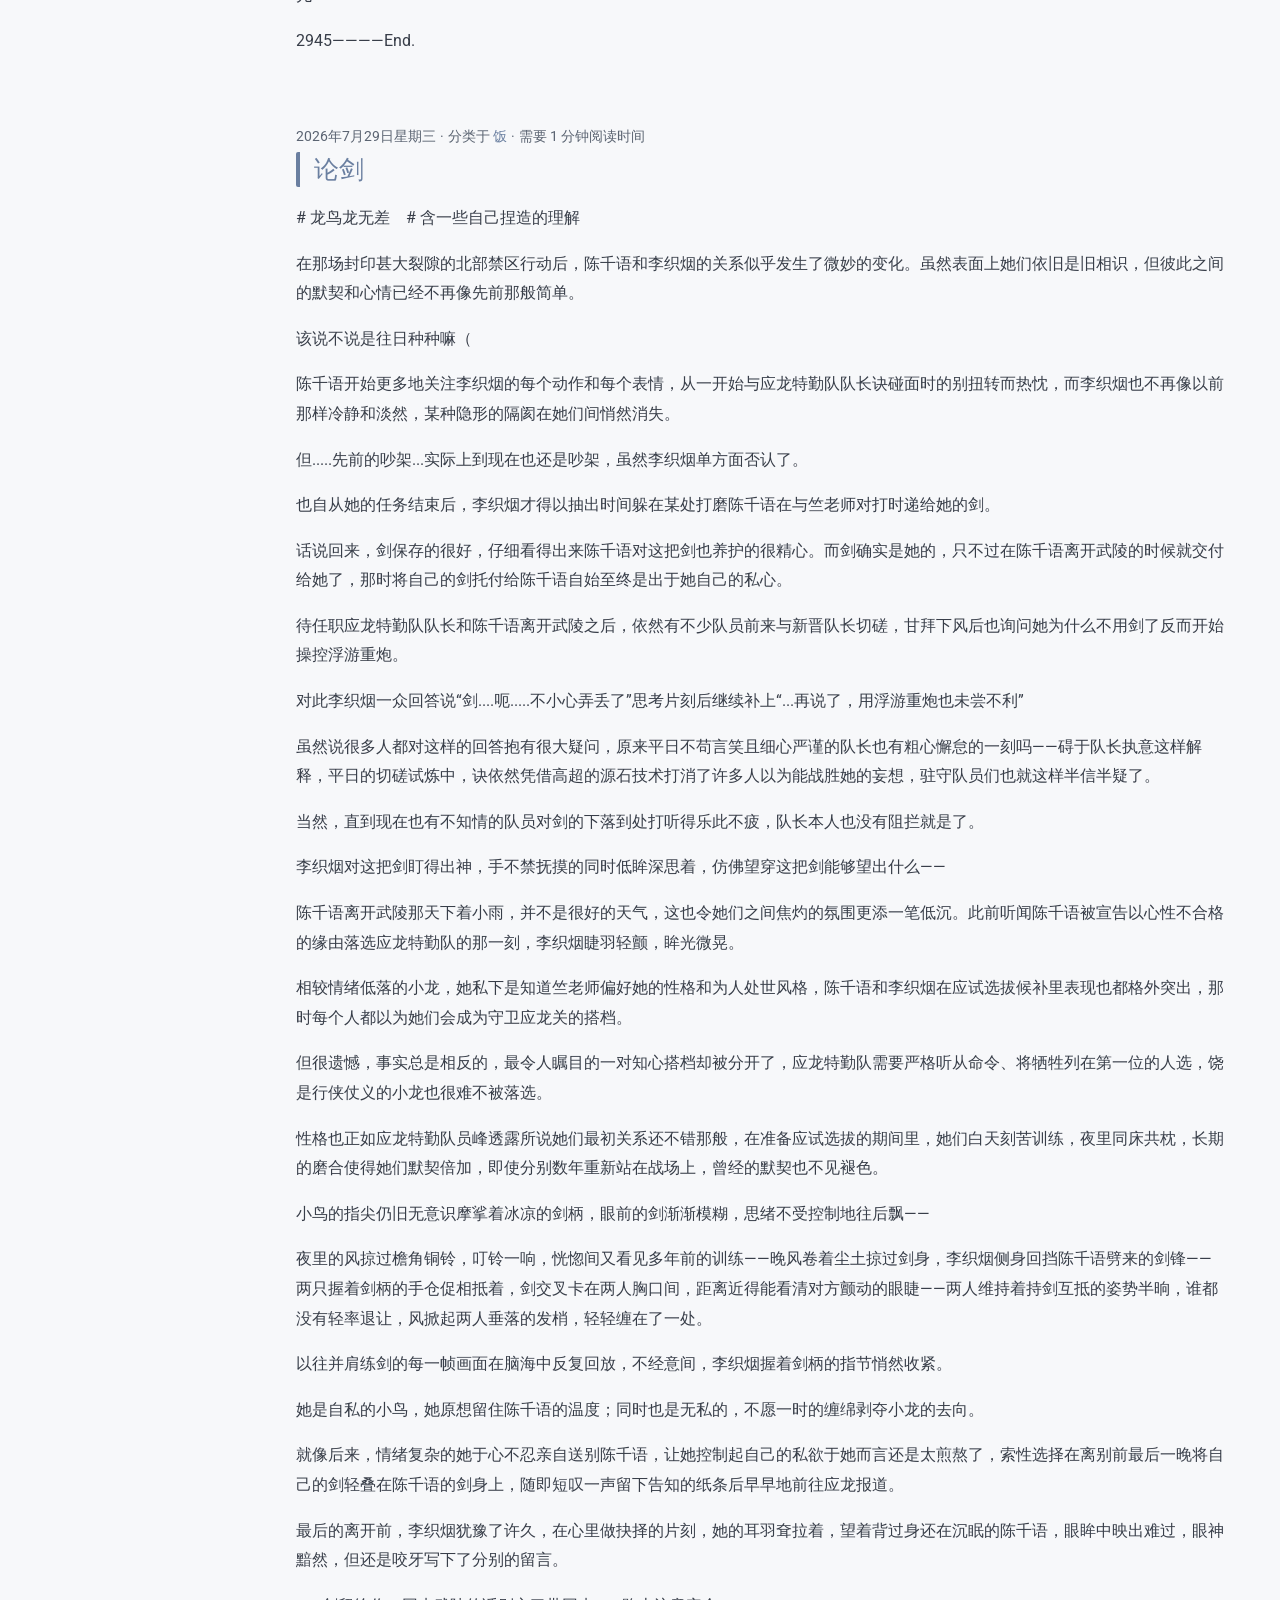
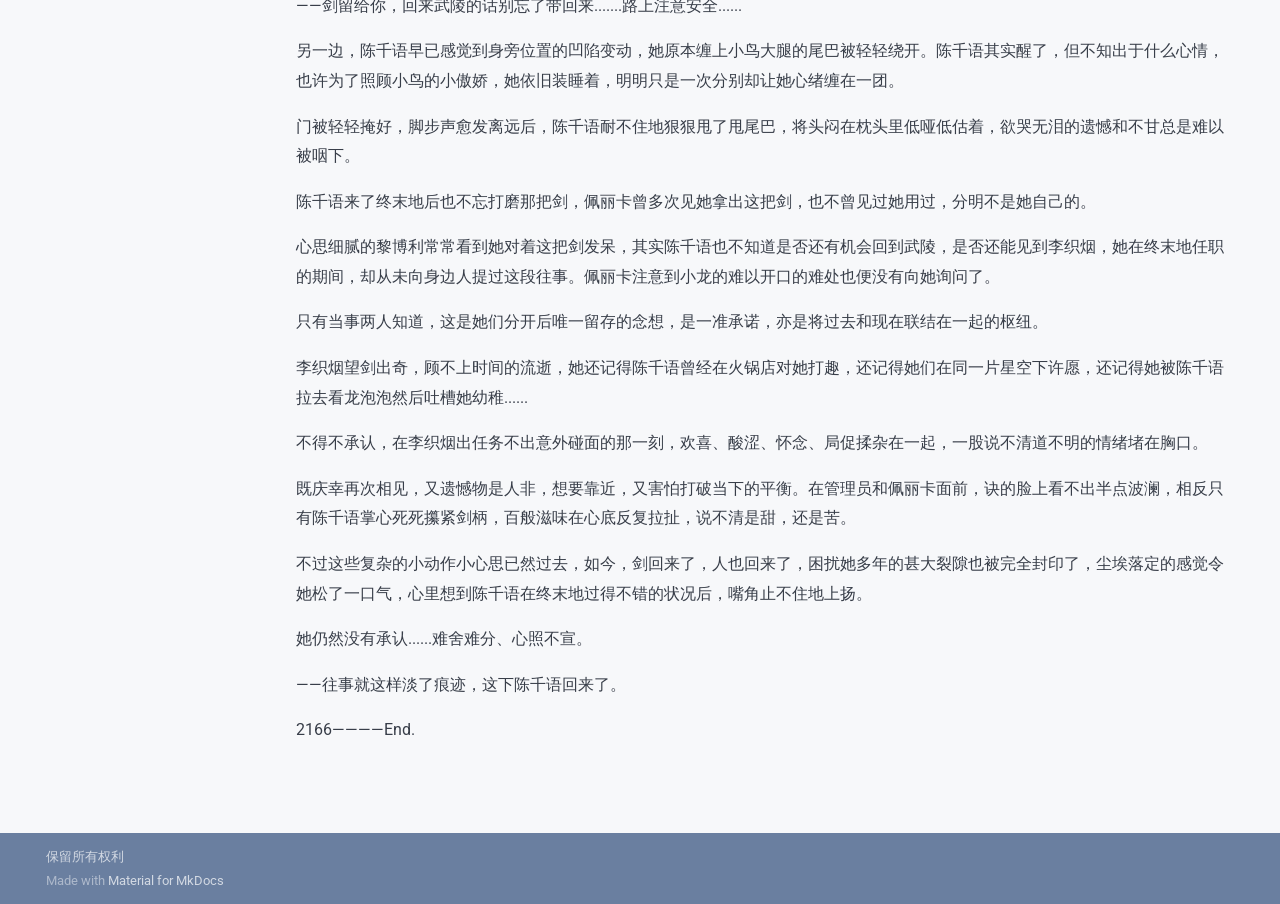
<file: blog/category/饭/index.html>
<!doctype html>
<html lang="zh" class="no-js">
  <head>
    
      <meta charset="utf-8">
      <meta name="viewport" content="width=device-width,initial-scale=1">
      
        <meta name="description" content="记录、写作与分享">
      
      
        <meta name="author" content="Cheshire-qwq">
      
      
        <link rel="canonical" href="https://Cheshire-qwq.github.io/mysite/blog/category/%E9%A5%AD/">
      
      
      
      
        
      
      
      <link rel="icon" href="../../../assets/logo.svg">
      <meta name="generator" content="mkdocs-1.6.1, mkdocs-material-9.8.2">
    
    
      
        <title>饭 - 柴郡の笺月屿</title>
      
    
    
      <link rel="stylesheet" href="../../../assets/stylesheets/main.57a0d79d.min.css">
      
        
        <link rel="stylesheet" href="../../../assets/stylesheets/palette.fb2fffe2.min.css">
      
      


    
    
      
    
    
      
        
        
        <link rel="preconnect" href="https://fonts.gstatic.com" crossorigin>
        <link rel="stylesheet" href="https://fonts.googleapis.com/css?family=Roboto:300,300i,400,400i,700,700i%7CRoboto+Mono:400,400i,700,700i&display=fallback">
        <style>:root{--md-text-font:"Roboto";--md-code-font:"Roboto Mono"}</style>
      
    
    
      <link rel="stylesheet" href="../../../assets/extra.css">
    
    <script>__md_scope=new URL("../../..",location),__md_hash=e=>[...e].reduce(((e,_)=>(e<<5)-e+_.charCodeAt(0)),0),__md_get=(e,_=localStorage,t=__md_scope)=>JSON.parse(_.getItem(t.pathname+"."+e)),__md_set=(e,_,t=localStorage,a=__md_scope)=>{try{t.setItem(a.pathname+"."+e,JSON.stringify(_))}catch(e){}}</script>
    
      

    
    
  </head>
  
  
    
    
      
    
    
    
    
    <body dir="ltr" data-md-color-scheme="default" data-md-color-primary="#8799B0" data-md-color-accent="#6A7FA0">
  
    
    <input class="md-toggle" data-md-toggle="drawer" type="checkbox" id="__drawer" autocomplete="off">
    <input class="md-toggle" data-md-toggle="search" type="checkbox" id="__search" autocomplete="off">
    <label class="md-overlay" for="__drawer"></label>
    <div data-md-component="skip">
      
        
        <a href="#_1" class="md-skip">
          跳转至
        </a>
      
    </div>
    <div data-md-component="announce">
      
    </div>
    
    
      

<header class="md-header" data-md-component="header">
  <nav class="md-header__inner md-grid" aria-label="页眉">
    <a href="../../.." title="柴郡の笺月屿" class="md-header__button md-logo" aria-label="柴郡の笺月屿" data-md-component="logo">
      
  <img src="../../../assets/logo.svg" alt="logo">

    </a>
    <label class="md-header__button md-icon" for="__drawer">
      
      <svg xmlns="http://www.w3.org/2000/svg" viewBox="0 0 24 24"><path d="M3 6h18v2H3zm0 5h18v2H3zm0 5h18v2H3z"/></svg>
    </label>
    <div class="md-header__title" data-md-component="header-title">
      <div class="md-header__ellipsis">
        <div class="md-header__topic">
          <span class="md-ellipsis">
            柴郡の笺月屿
          </span>
        </div>
        <div class="md-header__topic" data-md-component="header-topic">
          <span class="md-ellipsis">
            
              饭
            
          </span>
        </div>
      </div>
    </div>
    
      
        <form class="md-header__option" data-md-component="palette">
  
    
    
    
    <input class="md-option" data-md-color-media="(prefers-color-scheme: light)" data-md-color-scheme="default" data-md-color-primary="#8799B0" data-md-color-accent="#6A7FA0"  aria-label="切换到夜间模式"  type="radio" name="__palette" id="__palette_0">
    
      <label class="md-header__button md-icon" title="切换到夜间模式" for="__palette_1" hidden>
        <svg xmlns="http://www.w3.org/2000/svg" viewBox="0 0 24 24"><path d="m17.75 4.09-2.53 1.94.91 3.06-2.63-1.81-2.63 1.81.91-3.06-2.53-1.94L12.44 4l1.06-3 1.06 3zm3.5 6.91-1.64 1.25.59 1.98-1.7-1.17-1.7 1.17.59-1.98L15.75 11l2.06-.05L18.5 9l.69 1.95zm-2.28 4.95c.83-.08 1.72 1.1 1.19 1.85-.32.45-.66.87-1.08 1.27C15.17 23 8.84 23 4.94 19.07c-3.91-3.9-3.91-10.24 0-14.14.4-.4.82-.76 1.27-1.08.75-.53 1.93.36 1.85 1.19-.27 2.86.69 5.83 2.89 8.02a9.96 9.96 0 0 0 8.02 2.89m-1.64 2.02a12.08 12.08 0 0 1-7.8-3.47c-2.17-2.19-3.33-5-3.49-7.82-2.81 3.14-2.7 7.96.31 10.98 3.02 3.01 7.84 3.12 10.98.31"/></svg>
      </label>
    
  
    
    
    
    <input class="md-option" data-md-color-media="(prefers-color-scheme: dark)" data-md-color-scheme="slate" data-md-color-primary="#8799B0" data-md-color-accent="#6A7FA0"  aria-label="切换到日间模式"  type="radio" name="__palette" id="__palette_1">
    
      <label class="md-header__button md-icon" title="切换到日间模式" for="__palette_0" hidden>
        <svg xmlns="http://www.w3.org/2000/svg" viewBox="0 0 24 24"><path d="M12 7a5 5 0 0 1 5 5 5 5 0 0 1-5 5 5 5 0 0 1-5-5 5 5 0 0 1 5-5m0 2a3 3 0 0 0-3 3 3 3 0 0 0 3 3 3 3 0 0 0 3-3 3 3 0 0 0-3-3m0-7 2.39 3.42C13.65 5.15 12.84 5 12 5s-1.65.15-2.39.42zM3.34 7l4.16-.35A7.2 7.2 0 0 0 5.94 8.5c-.44.74-.69 1.5-.83 2.29zm.02 10 1.76-3.77a7.131 7.131 0 0 0 2.38 4.14zM20.65 7l-1.77 3.79a7.02 7.02 0 0 0-2.38-4.15zm-.01 10-4.14.36c.59-.51 1.12-1.14 1.54-1.86.42-.73.69-1.5.83-2.29zM12 22l-2.41-3.44c.74.27 1.55.44 2.41.44.82 0 1.63-.17 2.37-.44z"/></svg>
      </label>
    
  
</form>
      
    
    
      <script>var palette=__md_get("__palette");if(palette&&palette.color){if("(prefers-color-scheme)"===palette.color.media){var media=matchMedia("(prefers-color-scheme: light)"),input=document.querySelector(media.matches?"[data-md-color-media='(prefers-color-scheme: light)']":"[data-md-color-media='(prefers-color-scheme: dark)']");palette.color.media=input.getAttribute("data-md-color-media"),palette.color.scheme=input.getAttribute("data-md-color-scheme"),palette.color.primary=input.getAttribute("data-md-color-primary"),palette.color.accent=input.getAttribute("data-md-color-accent")}for(var[key,value]of Object.entries(palette.color))document.body.setAttribute("data-md-color-"+key,value)}</script>
    
    
    
      
      
        <label class="md-header__button md-icon" for="__search">
          
          <svg xmlns="http://www.w3.org/2000/svg" viewBox="0 0 24 24"><path d="M9.5 3A6.5 6.5 0 0 1 16 9.5c0 1.61-.59 3.09-1.56 4.23l.27.27h.79l5 5-1.5 1.5-5-5v-.79l-.27-.27A6.52 6.52 0 0 1 9.5 16 6.5 6.5 0 0 1 3 9.5 6.5 6.5 0 0 1 9.5 3m0 2C7 5 5 7 5 9.5S7 14 9.5 14 14 12 14 9.5 12 5 9.5 5"/></svg>
        </label>
        <div class="md-search" data-md-component="search" role="dialog">
  <label class="md-search__overlay" for="__search"></label>
  <div class="md-search__inner" role="search">
    <form class="md-search__form" name="search">
      <input type="text" class="md-search__input" name="query" aria-label="搜索" placeholder="搜索" autocapitalize="off" autocorrect="off" autocomplete="off" spellcheck="false" data-md-component="search-query" required>
      <label class="md-search__icon md-icon" for="__search">
        
        <svg xmlns="http://www.w3.org/2000/svg" viewBox="0 0 24 24"><path d="M9.5 3A6.5 6.5 0 0 1 16 9.5c0 1.61-.59 3.09-1.56 4.23l.27.27h.79l5 5-1.5 1.5-5-5v-.79l-.27-.27A6.52 6.52 0 0 1 9.5 16 6.5 6.5 0 0 1 3 9.5 6.5 6.5 0 0 1 9.5 3m0 2C7 5 5 7 5 9.5S7 14 9.5 14 14 12 14 9.5 12 5 9.5 5"/></svg>
        
        <svg xmlns="http://www.w3.org/2000/svg" viewBox="0 0 24 24"><path d="M20 11v2H8l5.5 5.5-1.42 1.42L4.16 12l7.92-7.92L13.5 5.5 8 11z"/></svg>
      </label>
      <nav class="md-search__options" aria-label="查找">
        
        <button type="reset" class="md-search__icon md-icon" title="清空当前内容" aria-label="清空当前内容" tabindex="-1">
          
          <svg xmlns="http://www.w3.org/2000/svg" viewBox="0 0 24 24"><path d="M19 6.41 17.59 5 12 10.59 6.41 5 5 6.41 10.59 12 5 17.59 6.41 19 12 13.41 17.59 19 19 17.59 13.41 12z"/></svg>
        </button>
      </nav>
      
        <div class="md-search__suggest" data-md-component="search-suggest"></div>
      
    </form>
    <div class="md-search__output">
      <div class="md-search__scrollwrap" tabindex="0" data-md-scrollfix>
        <div class="md-search-result" data-md-component="search-result">
          <div class="md-search-result__meta">
            正在初始化搜索引擎
          </div>
          <ol class="md-search-result__list" role="presentation"></ol>
        </div>
      </div>
    </div>
  </div>
</div>
      
    
    
  </nav>
  
</header>
    
    <div class="md-container" data-md-component="container">
      
      
        
          
            
<nav class="md-tabs" aria-label="标签" data-md-component="tabs">
  <div class="md-grid">
    <ul class="md-tabs__list">
      
        
  
  
  
  
    <li class="md-tabs__item">
      <a href="../../.." class="md-tabs__link">
        
  
  
    
  
  首页

      </a>
    </li>
  

      
        
  
  
  
  
    <li class="md-tabs__item">
      <a href="../../" class="md-tabs__link">
        
  
  
    
  
  Blog

      </a>
    </li>
  

      
        
  
  
  
  
    <li class="md-tabs__item">
      <a href="../../thingking/" class="md-tabs__link">
        
  
  
    
  
  短打素材库

      </a>
    </li>
  

      
        
  
  
  
  
    <li class="md-tabs__item">
      <a href="../../../about/" class="md-tabs__link">
        
  
  
    
  
  其他

      </a>
    </li>
  

      
    </ul>
  </div>
</nav>
          
        
      
      <main class="md-main" data-md-component="main">
        <div class="md-main__inner md-grid">
          
            
              
              <div class="md-sidebar md-sidebar--primary" data-md-component="sidebar" data-md-type="navigation" >
                <div class="md-sidebar__scrollwrap">
                  <div class="md-sidebar__inner">
                    


  


<nav class="md-nav md-nav--primary md-nav--lifted" aria-label="导航栏" data-md-level="0">
  <label class="md-nav__title" for="__drawer">
    <a href="../../.." title="柴郡の笺月屿" class="md-nav__button md-logo" aria-label="柴郡の笺月屿" data-md-component="logo">
      
  <img src="../../../assets/logo.svg" alt="logo">

    </a>
    柴郡の笺月屿
  </label>
  
  <ul class="md-nav__list" data-md-scrollfix>
    
      
      
  
  
  
  
    <li class="md-nav__item">
      <a href="../../.." class="md-nav__link">
        
  
  
  <span class="md-ellipsis">
    
  
    首页
  

    
  </span>
  
  

      </a>
    </li>
  

    
      
      
  
  
  
    
  
  
    <li class="md-nav__item">
      <a href="../../" class="md-nav__link">
        
  
  
  <span class="md-ellipsis">
    
  
    Blog
  

    
  </span>
  
  

      </a>
    </li>
  

    
      
      
  
  
  
  
    <li class="md-nav__item">
      <a href="../../thingking/" class="md-nav__link">
        
  
  
  <span class="md-ellipsis">
    
  
    短打素材库
  

    
  </span>
  
  

      </a>
    </li>
  

    
      
      
  
  
  
  
    <li class="md-nav__item">
      <a href="../../../about/" class="md-nav__link">
        
  
  
  <span class="md-ellipsis">
    
  
    其他
  

    
  </span>
  
  

      </a>
    </li>
  

    
  </ul>
</nav>
                  </div>
                </div>
              </div>
            
            
              
              <div class="md-sidebar md-sidebar--secondary" data-md-component="sidebar" data-md-type="toc" >
                <div class="md-sidebar__scrollwrap">
                  <div class="md-sidebar__inner">
                    

<nav class="md-nav md-nav--secondary" aria-label="目录">
  
  
  
    
  
  
</nav>
                  </div>
                </div>
              </div>
            
          
          
  <div class="md-content" data-md-component="content">
    <div class="md-content__inner">
      <header class="md-typeset">
        <h1 id="_1">饭<a class="headerlink" href="#_1" title="Permanent link">&para;</a></h1>
      </header>
      
        <article class="md-post md-post--excerpt">
  <header class="md-post__header">
    
    <div class="md-post__meta md-meta">
      <ul class="md-meta__list">
        <li class="md-meta__item">
          <time datetime="2026-07-29 00:00:00+00:00">2026年7月29日星期三</time></li>
        
          <li class="md-meta__item">
            分类于
            
              <a href="./" class="md-meta__link">饭</a></li>
        
        
          
          <li class="md-meta__item">
            
              需要 2 分钟阅读时间
            
          </li>
        
        
      </ul>
      
    </div>
  </header>
  <div class="md-post__content md-typeset">
    <h2 id="_1"><a class="toclink" href="../../2026/07/29/%E6%8E%92%E5%8D%B5%E6%9C%9F/">排卵期</a></h2>
<p>#&nbsp;龙鸟有差&emsp;#&nbsp;有黎博利产卵设定捏造</p>
<p>来终末地帝江号养伤的这段时间，李织烟耐不住闲暇之余，于是接了终末地的相关任务，依旧出勤时间，李织烟照常处理任务。</p>
<p>她在帝江号过得很好，紧绷感渐渐消失，顺而代之的是放松，更重要的是她终于能和陈千语在一块，虽然嘴上并不承认，但还是全心全意接受干员陈千语的关照。</p>
<p>她今天的任务很简单，轻松得令她一度认为不真实，但事实确实如此，她只需要发挥作为应龙特勤队队长的能力分析数据，然后统筹整理。</p>
<p>忽然，李织烟身形一僵，她感到下腹一痛，握着数据面板的手指蜷缩，密密麻麻的痛楚从腹部炸开——黎博利的排卵期。</p>
<p>“啧”意识到不对的时候，已经吃力地倚靠在墙边，面色潮红，她低下头试图隐忍腹部的胀痛感，强制压下各处共同传来的不适感后，李织烟攥紧手中的面板，继续处理完余下的任务。</p>
<p>管理员和佩丽卡是在前往干员联络处的路上发现李织烟的，心思本就缜密的黎博利毫不费力地就猜到了身为同类的状况，没有一丝犹豫就过去接过她手上的数据板。</p>
<p>意识朦胧间，李织烟似乎看见佩丽卡向管理员示意，管理员心里神会，调出便携终端给出任务的陈千语发信息让她回来一下。</p>
<p>又似乎在下一秒，她道谢一声与管理员和佩丽卡告别后，硬生生握紧拳头挪回在终末地帝江号上的宿舍。</p>
<p>关上门后，房间黑了下来，顾不上开灯，本就适应黑暗的小鸟磕磕绊绊地往床边走，排卵期的热浪促使她将身上的衣服脱下来，燥热催动着她将衣服随意扔在一旁。</p>
<p>她欲想压下这股胀痛感，可依旧无果，身下却经不住流出液体，穴里的液体顺着重力滑下去，这令她不太好受。</p>
<p>她仍然喘着粗气，坚信自己的毅力能缓解不适，感知仿佛被蒙上一层纱，她开始转移注意，试图将自己的感知放在房间门外的声音。</p>
<p>不久后，她听见外面急忙的脚步声，耳羽微微抖了抖。李织烟此刻仍跪在床边，手扶着床沿，听闻门被敲动瞬间一震，腹部的胀痛却让她无暇思考该怎么回应来人的寻访。</p>
<p>就在她启齿的片刻，门被重重推开，小鸟被这声响惊得耳羽炸了起来，随后警惕瞥了一眼——是陈千语——紧绷的身体慢慢放松，耳羽也慢慢耷拉下来。</p>
<p>陈千语观察着暗黑的房间，窗帘被刻意拉起来，衣服被随意扔在床上，眼神收回于小鸟，似乎是感知到了灼热的视线，李织烟随即将头埋进床边的被子里，只露出颤抖的肩膀，黑暗中能听到压抑的、类似吞咽的轻响，闷哼一声“锁门..过来”</p>
<p>陈千语慌了神，急忙反手将房间门锁扣上，赶到小鸟身旁，担心的手扶上肩膀，开口询问“李织烟！你怎么了”</p>
<p>李织烟此刻全身发烫，肩膀传来冰凉的触感，她才慢慢吃力抬起头来，眼睛里满是湿润，面色染上绯红。陈千语哪见过这场面，下意识咽了口水——</p>
<p>“唔....我..产卵期到了......”</p>
<p>感到燥热又涌了上来，她喘了好几声，才断断续续地开口：“好热......唔嗯.....好..难受.......帮我..”</p>
<p>陈千语的手在发抖，饶是这种特殊时期，她又不愿在李织烟因为种族而毫无防备的时候...嗯.....脑中乱想的时隙身子已经靠过去了，她从李织烟后背轻轻环抱住她，回忆起之前种族生理课所讲，手伸进李织烟已经脱的差不多的衣服中，身后的尾巴焦急的拍甩着地板。</p>
<p>指尖触碰到发烫的小腹时，她下意识收手起来。回过神来，手指继续往下探，最终触碰到那处已经湿透的缝隙——小鸟下面已经湿得溃不成军了。</p>
<p>陈千语指腹刚碰了碰，李织烟整个人仿佛被电流击中，她急促地喘息了一声。陈千语咬着下唇，心里努力止住别的想法，中指小心翼翼地探入。黎博利为了适应产卵而不自觉间分泌滑腻的液体，此刻透明的液体顺着手指涌出来，发出细微的水声。</p>
<p>李织烟被进入的瞬间还是有些难受，但很快转化成了一种令她头皮发麻的快感，她不禁吸了一口气。</p>
<p>陈千语心里感叹到手指在探进去没过多久就被内壁吞进去，每一寸地推进都让小鸟发出破碎的喘息。</p>
<p>陈千语显然听到了怀里小鸟的动静，她顿了顿，耐心地询问：“织烟...现在感觉怎么样”身后得青龙尾止不住地圈着小鸟的大腿，尾端绒毛扫着李织烟的大腿内侧。</p>
<p>李织烟耳羽忍不住抖了抖，绒毛激起了她一阵细密的颤栗“呃...你的尾巴......痒.....嗯.....还是好涨...再.....再往里一点...”</p>
<p>陈千语闻言，一手摸索着李织烟小腹胀起的地方，轻轻将卵往下推，一手在穴里扩张以方便挤卵出来。</p>
<p>良久，卵总算是被压出宫口，痛的李织烟闷哼一声，指尖掐进被单。陈千语开始缓慢地移动，指尖缓慢的碾过那些敏感点。</p>
<p>顺势，李织烟咬紧下唇，不愿透露出更多的呻吟。陈千语轻轻咬着蓬松的耳羽：“好些了吗?”</p>
<p>“嗯......”李织烟的声音闷在被揉乱的被子里，声音粘腻地仿佛是很久前她们一起去买的米糕。“.......又有点疼......嗯.....感觉很胀...还没完全出来...”她的手指在床沿抓了又松，那点快感一直吊在那里，上不去也下不来。</p>
<p>陈千语的手指抵住了那颗卵的边缘，试图加快一下排卵的速度。怀里的黎博利闷哼一声，整个人绷紧了，牙齿咬得更深了一点。</p>
<p>“嗯.....出不来.....”她的声音带着哭腔，哼哼唧唧的音色使未见过这场面的小龙惊诧了一会——脑里全是小鸟的呻吟，娇喘渐渐变成一阵急促的喘息。</p>
<p>陈千语的指尖顶住那颗卵，配合着另一只手掌根下压的力度，用力往下推了一下。此刻小鸟从喉咙深处闷出一声长长的、带着情欲的呻吟，整个人在小龙怀里绷成了一张弓。</p>
<p>经过漫长的煎熬，全部的卵终于滑出来，陈千语上手接着，掌心混着体液，另外些的穴水沿着洁白的腿一点点往下坠，身下已积了一滩汪水。</p>
<p>李织烟的身体在那一瞬间全部松开了，像一根被拉满了的弦突然断了，抬起头来大口大口地喘气，嘴边挂着还未来得及咽下去的口水。</p>
<p>陈千语起身轻轻将卵放在床头的纸巾上，回头用力拉起排卵后乏力的小鸟，将她抱上床上，随后出于私心亲了亲耳羽“织烟你躺一会我去找水”这时陈千语才发觉她的声音也哑得不成样，语末便急冲出了房间。</p>
<p>门被轻轻掩上后，李织烟闭着眼睛，眼角尽是艳丽得红润，她的睫毛还在抖，耳羽先一步松了下来。</p>
<p>小鸟深呼吸缓着，在短暂的闲暇中竟有丝庆幸刚刚自己失控的神色藏匿在被子里，细细回想着刚刚的事情后脸诚实地抹上绯红。</p>
<p>小龙端来了水后，李织烟起身欲想接过水杯喝，刚握上杯身，杯子却从乏力的手中往下坠，水杯彻底滑下之际被陈千语接住，“还是太为难你了，我来吧”</p>
<p>李织烟欲想开口却迟迟没有发出声音，她的眸中某些情绪翻涌，却终是闭了闭眼，喉咙上下滑动了两下。再睁眼时，又恢复了一如既往的平静。</p>
<p>她实在太累了，经历了许久的出勤任务和排卵的事后，即使是应龙特勤队队长，也有需要别人照顾的时候呀。</p>
<p>喝过水后，小龙积极地抱起小鸟去洗澡。浴室里，两人坦诚相待——在陈千语给她洗澡的时候，她不经回想在这之前发生的事。</p>
<p>话说回来，陈千语不是有任务嘛，怎么会知道.....</p>
<p>李织烟晃了晃头，耳羽微微抖着，心想，算了，不过一会出声“陈....靠过来”</p>
<p>陈千语愣了一下，还来不及思考的片刻，李织烟发力靠了过来，扶上着陈千语的脸，目光扫过她泛着红意的唇瓣，心头一热，没忍住便深深吻了上去，舌头缠在一起，嘴角流着未收得住的液体。</p>
<p>“唔.....嗯............”</p>
<p>小鸟劳累后的身体经不住长时间的深吻，于是率先推开对方，陈千语感觉她在做梦，虽然不想承认但她的脸颊染上淡淡红晕。</p>
<p>“你这.....犯规...呃...”</p>
<p>没等陈千语说完，李织烟一把揽住她的腰，力道带着某种急切、将她死死扣在怀里，低哑的声音从耳边传来：“别动、就让我抱一会儿”</p>
<p>2945————End.</p>
    
    
  </div>
</article>
      
        <article class="md-post md-post--excerpt">
  <header class="md-post__header">
    
    <div class="md-post__meta md-meta">
      <ul class="md-meta__list">
        <li class="md-meta__item">
          <time datetime="2026-07-29 00:00:00+00:00">2026年7月29日星期三</time></li>
        
          <li class="md-meta__item">
            分类于
            
              <a href="./" class="md-meta__link">饭</a></li>
        
        
          
          <li class="md-meta__item">
            
              需要 1 分钟阅读时间
            
          </li>
        
        
      </ul>
      
    </div>
  </header>
  <div class="md-post__content md-typeset">
    <h2 id="_1"><a class="toclink" href="../../2026/07/29/%E8%AE%BA%E5%89%91/">论剑</a></h2>
<p>#&nbsp;龙鸟龙无差&emsp;#&nbsp;含一些自己捏造的理解</p>
<p>在那场封印甚大裂隙的北部禁区行动后，陈千语和李织烟的关系似乎发生了微妙的变化。虽然表面上她们依旧是旧相识，但彼此之间的默契和心情已经不再像先前那般简单。</p>
<p>该说不说是往日种种嘛（</p>
<p>陈千语开始更多地关注李织烟的每个动作和每个表情，从一开始与应龙特勤队队长诀碰面时的别扭转而热忱，而李织烟也不再像以前那样冷静和淡然，某种隐形的隔阂在她们间悄然消失。</p>
<p>但.....先前的吵架...实际上到现在也还是吵架，虽然李织烟单方面否认了。</p>
<p>也自从她的任务结束后，李织烟才得以抽出时间躲在某处打磨陈千语在与竺老师对打时递给她的剑。</p>
<p>话说回来，剑保存的很好，仔细看得出来陈千语对这把剑也养护的很精心。而剑确实是她的，只不过在陈千语离开武陵的时候就交付给她了，那时将自己的剑托付给陈千语自始至终是出于她自己的私心。</p>
<p>待任职应龙特勤队队长和陈千语离开武陵之后，依然有不少队员前来与新晋队长切磋，甘拜下风后也询问她为什么不用剑了反而开始操控浮游重炮。</p>
<p>对此李织烟一众回答说“剑....呃.....不小心弄丢了”思考片刻后继续补上“...再说了，用浮游重炮也未尝不利”</p>
<p>虽然说很多人都对这样的回答抱有很大疑问，原来平日不苟言笑且细心严谨的队长也有粗心懈怠的一刻吗——碍于队长执意这样解释，平日的切磋试炼中，诀依然凭借高超的源石技术打消了许多人以为能战胜她的妄想，驻守队员们也就这样半信半疑了。</p>
<p>当然，直到现在也有不知情的队员对剑的下落到处打听得乐此不疲，队长本人也没有阻拦就是了。</p>
<p>李织烟对这把剑盯得出神，手不禁抚摸的同时低眸深思着，仿佛望穿这把剑能够望出什么——</p>
<p>陈千语离开武陵那天下着小雨，并不是很好的天气，这也令她们之间焦灼的氛围更添一笔低沉。此前听闻陈千语被宣告以心性不合格的缘由落选应龙特勤队的那一刻，李织烟睫羽轻颤，眸光微晃。</p>
<p>相较情绪低落的小龙，她私下是知道竺老师偏好她的性格和为人处世风格，陈千语和李织烟在应试选拔候补里表现也都格外突出，那时每个人都以为她们会成为守卫应龙关的搭档。</p>
<p>但很遗憾，事实总是相反的，最令人瞩目的一对知心搭档却被分开了，应龙特勤队需要严格听从命令、将牺牲列在第一位的人选，饶是行侠仗义的小龙也很难不被落选。</p>
<p>性格也正如应龙特勤队员峰透露所说她们最初关系还不错那般，在准备应试选拔的期间里，她们白天刻苦训练，夜里同床共枕，长期的磨合使得她们默契倍加，即使分别数年重新站在战场上，曾经的默契也不见褪色。</p>
<p>小鸟的指尖仍旧无意识摩挲着冰凉的剑柄，眼前的剑渐渐模糊，思绪不受控制地往后飘——</p>
<p>夜里的风掠过檐角铜铃，叮铃一响，恍惚间又看见多年前的训练——晚风卷着尘土掠过剑身，李织烟侧身回挡陈千语劈来的剑锋——两只握着剑柄的手仓促相抵着，剑交叉卡在两人胸口间，距离近得能看清对方颤动的眼睫——两人维持着持剑互抵的姿势半晌，谁都没有轻率退让，风掀起两人垂落的发梢，轻轻缠在了一处。</p>
<p>以往并肩练剑的每一帧画面在脑海中反复回放，不经意间，李织烟握着剑柄的指节悄然收紧。</p>
<p>她是自私的小鸟，她原想留住陈千语的温度；同时也是无私的，不愿一时的缠绵剥夺小龙的去向。</p>
<p>就像后来，情绪复杂的她于心不忍亲自送别陈千语，让她控制起自己的私欲于她而言还是太煎熬了，索性选择在离别前最后一晚将自己的剑轻叠在陈千语的剑身上，随即短叹一声留下告知的纸条后早早地前往应龙报道。</p>
<p>最后的离开前，李织烟犹豫了许久，在心里做抉择的片刻，她的耳羽耷拉着，望着背过身还在沉眠的陈千语，眼眸中映出难过，眼神黯然，但还是咬牙写下了分别的留言。</p>
<p>——剑留给你，回来武陵的话别忘了带回来.......路上注意安全......</p>
<p>另一边，陈千语早已感觉到身旁位置的凹陷变动，她原本缠上小鸟大腿的尾巴被轻轻绕开。陈千语其实醒了，但不知出于什么心情，也许为了照顾小鸟的小傲娇，她依旧装睡着，明明只是一次分别却让她心绪缠在一团。</p>
<p>门被轻轻掩好，脚步声愈发离远后，陈千语耐不住地狠狠甩了甩尾巴，将头闷在枕头里低哑低估着，欲哭无泪的遗憾和不甘总是难以被咽下。</p>
<p>陈千语来了终末地后也不忘打磨那把剑，佩丽卡曾多次见她拿出这把剑，也不曾见过她用过，分明不是她自己的。</p>
<p>心思细腻的黎博利常常看到她对着这把剑发呆，其实陈千语也不知道是否还有机会回到武陵，是否还能见到李织烟，她在终末地任职的期间，却从未向身边人提过这段往事。佩丽卡注意到小龙的难以开口的难处也便没有向她询问了。</p>
<p>只有当事两人知道，这是她们分开后唯一留存的念想，是一准承诺，亦是将过去和现在联结在一起的枢纽。</p>
<p>李织烟望剑出奇，顾不上时间的流逝，她还记得陈千语曾经在火锅店对她打趣，还记得她们在同一片星空下许愿，还记得她被陈千语拉去看龙泡泡然后吐槽她幼稚......</p>
<p>不得不承认，在李织烟出任务不出意外碰面的那一刻，欢喜、酸涩、怀念、局促揉杂在一起，一股说不清道不明的情绪堵在胸口。</p>
<p>既庆幸再次相见，又遗憾物是人非，想要靠近，又害怕打破当下的平衡。在管理员和佩丽卡面前，诀的脸上看不出半点波澜，相反只有陈千语掌心死死攥紧剑柄，百般滋味在心底反复拉扯，说不清是甜，还是苦。</p>
<p>不过这些复杂的小动作小心思已然过去，如今，剑回来了，人也回来了，困扰她多年的甚大裂隙也被完全封印了，尘埃落定的感觉令她松了一口气，心里想到陈千语在终末地过得不错的状况后，嘴角止不住地上扬。</p>
<p>她仍然没有承认......难舍难分、心照不宣。</p>
<p>——往事就这样淡了痕迹，这下陈千语回来了。</p>
<p>2166————End.</p>
    
    
  </div>
</article>
      
      
        
          



<nav class="md-pagination">
  
</nav>
        
      
    </div>
  </div>

          
<script>var target=document.getElementById(location.hash.slice(1));target&&target.name&&(target.checked=target.name.startsWith("__tabbed_"))</script>
        </div>
        
          <button type="button" class="md-top md-icon" data-md-component="top" hidden>
  
  <svg xmlns="http://www.w3.org/2000/svg" viewBox="0 0 24 24"><path d="M13 20h-2V8l-5.5 5.5-1.42-1.42L12 4.16l7.92 7.92-1.42 1.42L13 8z"/></svg>
  回到页面顶部
</button>
        
      </main>
      
        <footer class="md-footer">
  
  <div class="md-footer-meta md-typeset">
    <div class="md-footer-meta__inner md-grid">
      <div class="md-copyright">
  
    <div class="md-copyright__highlight">
      保留所有权利
    </div>
  
  
    Made with
    <a href="https://squidfunk.github.io/mkdocs-material/" target="_blank" rel="noopener">
      Material for MkDocs
    </a>
  
</div>
      
    </div>
  </div>
</footer>
      
    </div>
    <div class="md-dialog" data-md-component="dialog">
      <div class="md-dialog__inner md-typeset"></div>
    </div>
    
    
    
      
      
      <script id="__config" type="application/json">{"annotate": null, "base": "../../..", "features": ["navigation.tabs", "navigation.top", "navigation.tracking", "search.suggest", "search.highlight", "content.code.copy", "toc.follow"], "search": "../../../assets/javascripts/workers/search.a7633da7.min.js", "tags": null, "translations": {"clipboard.copied": "\u5df2\u590d\u5236", "clipboard.copy": "\u590d\u5236", "search.result.more.one": "\u5728\u8be5\u9875\u4e0a\u8fd8\u6709 1 \u4e2a\u7b26\u5408\u6761\u4ef6\u7684\u7ed3\u679c", "search.result.more.other": "\u5728\u8be5\u9875\u4e0a\u8fd8\u6709 # \u4e2a\u7b26\u5408\u6761\u4ef6\u7684\u7ed3\u679c", "search.result.none": "\u6ca1\u6709\u627e\u5230\u7b26\u5408\u6761\u4ef6\u7684\u7ed3\u679c", "search.result.one": "\u627e\u5230 1 \u4e2a\u7b26\u5408\u6761\u4ef6\u7684\u7ed3\u679c", "search.result.other": "# \u4e2a\u7b26\u5408\u6761\u4ef6\u7684\u7ed3\u679c", "search.result.placeholder": "\u952e\u5165\u4ee5\u5f00\u59cb\u641c\u7d22", "search.result.term.missing": "\u7f3a\u5c11", "select.version": "\u9009\u62e9\u5f53\u524d\u7248\u672c"}, "version": null}</script>
    
    
      <script src="../../../assets/javascripts/bundle.a5f9d56c.min.js"></script>
      
        <script src="../../../assets/site.js"></script>
      
    
  </body>
</html>
</file>
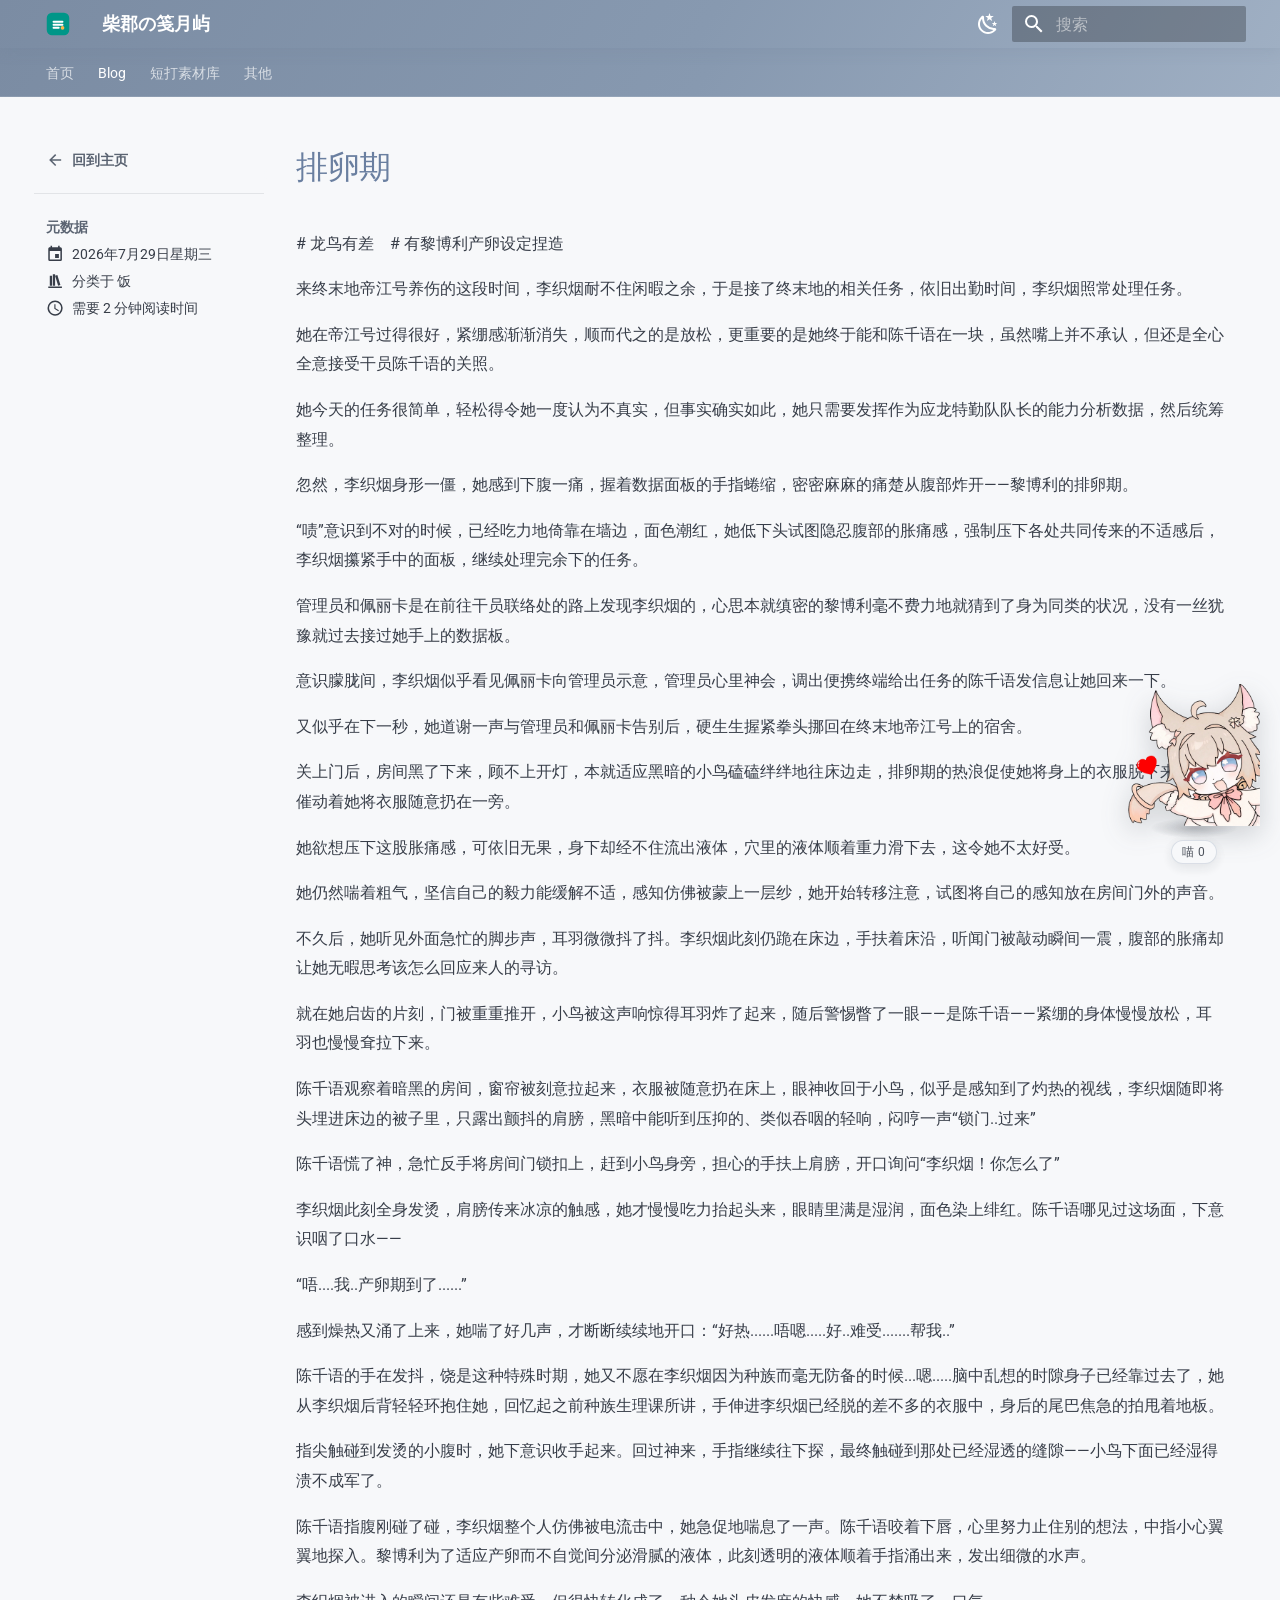
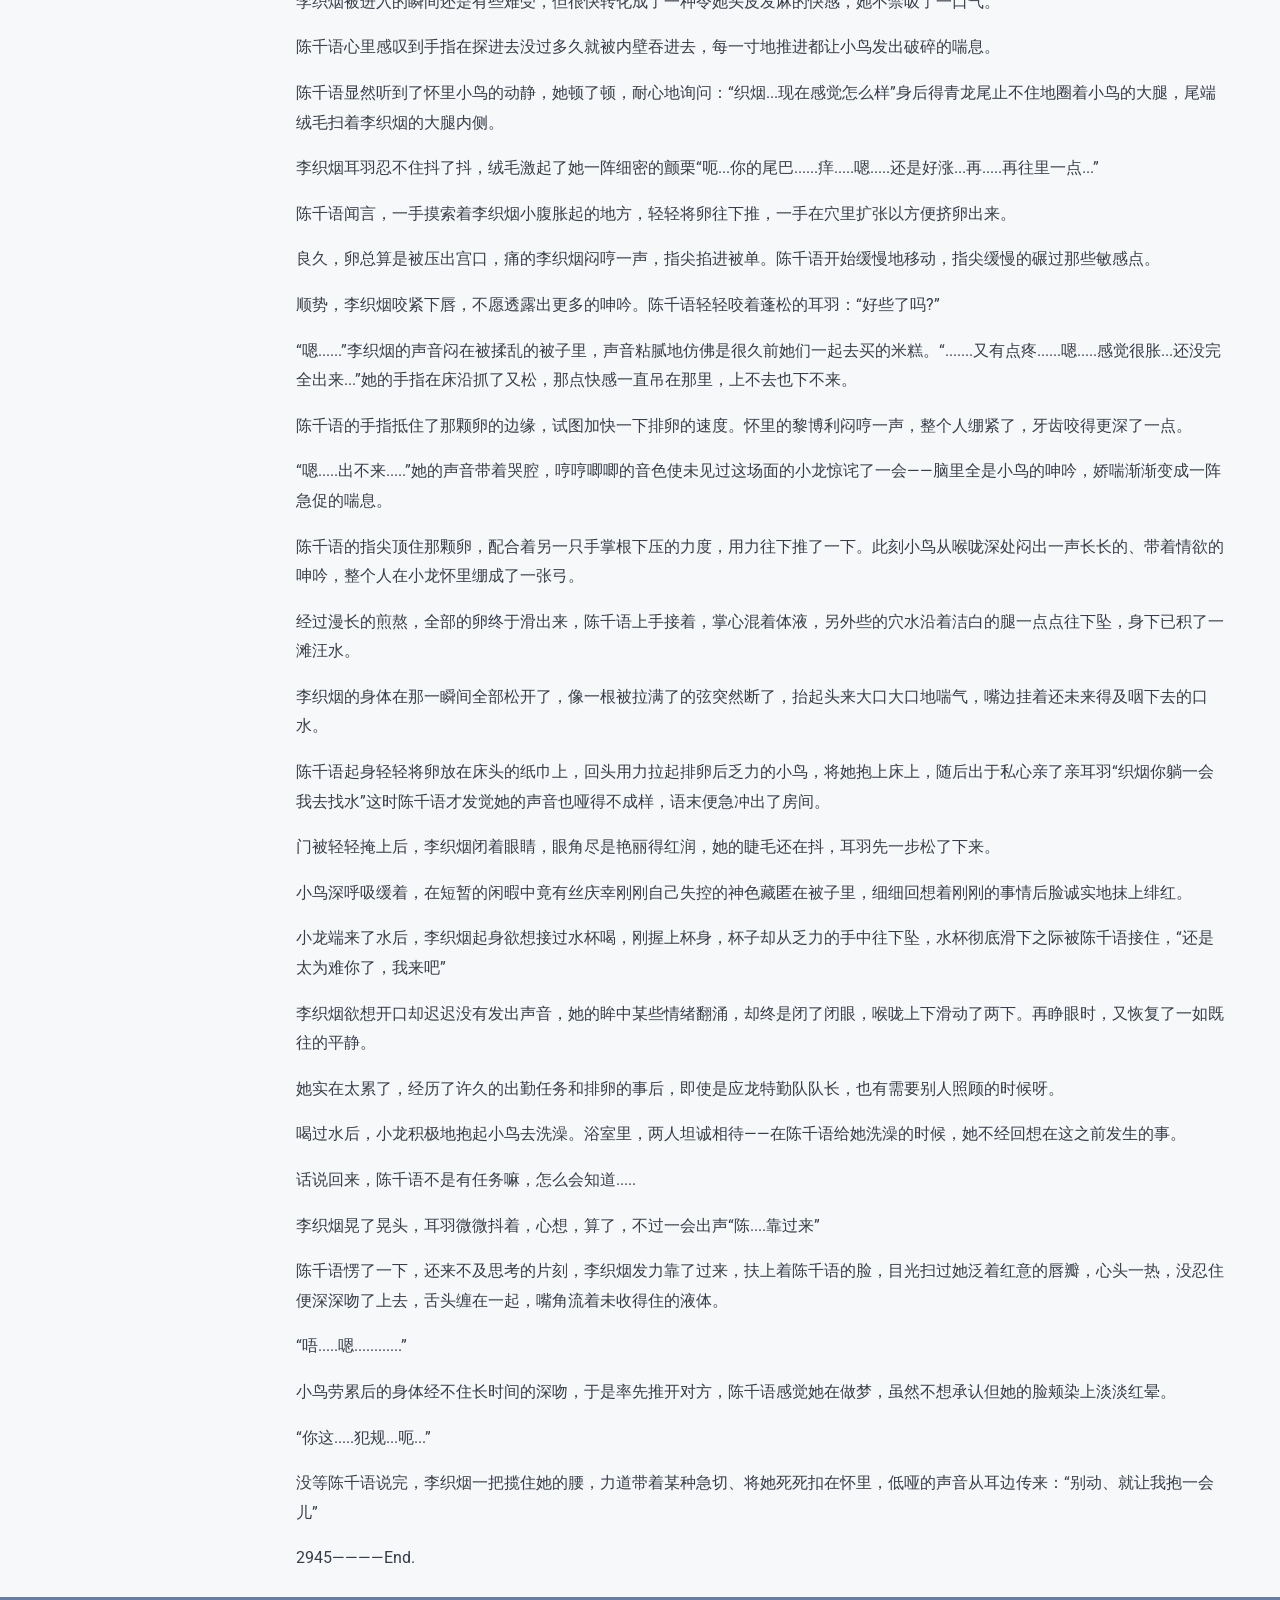
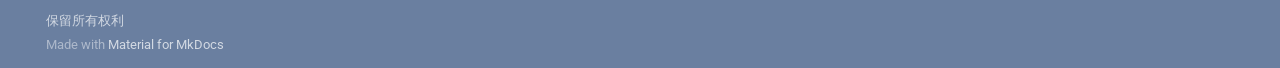
<file: blog/2026/07/29/排卵期/index.html>
<!doctype html>
<html lang="zh" class="no-js">
  <head>
    
      <meta charset="utf-8">
      <meta name="viewport" content="width=device-width,initial-scale=1">
      
        <meta name="description" content="记录、写作与分享">
      
      
        <meta name="author" content="Cheshire-qwq">
      
      
        <link rel="canonical" href="https://Cheshire-qwq.github.io/mysite/blog/2026/07/29/%E6%8E%92%E5%8D%B5%E6%9C%9F/">
      
      
        <link rel="prev" href="../%E8%AE%BA%E5%89%91/">
      
      
        <link rel="next" href="../../../11/24/markdown-%E5%B8%B8%E7%94%A8%E8%AF%AD%E6%B3%95%E9%80%9F%E6%9F%A5/">
      
      
        
      
      
      <link rel="icon" href="../../../../../assets/logo.svg">
      <meta name="generator" content="mkdocs-1.6.1, mkdocs-material-9.8.2">
    
    
      
        <title>排卵期 - 柴郡の笺月屿</title>
      
    
    
      <link rel="stylesheet" href="../../../../../assets/stylesheets/main.57a0d79d.min.css">
      
        
        <link rel="stylesheet" href="../../../../../assets/stylesheets/palette.fb2fffe2.min.css">
      
      


    
    
      
    
    
      
        
        
        <link rel="preconnect" href="https://fonts.gstatic.com" crossorigin>
        <link rel="stylesheet" href="https://fonts.googleapis.com/css?family=Roboto:300,300i,400,400i,700,700i%7CRoboto+Mono:400,400i,700,700i&display=fallback">
        <style>:root{--md-text-font:"Roboto";--md-code-font:"Roboto Mono"}</style>
      
    
    
      <link rel="stylesheet" href="../../../../../assets/extra.css">
    
    <script>__md_scope=new URL("../../../../..",location),__md_hash=e=>[...e].reduce(((e,_)=>(e<<5)-e+_.charCodeAt(0)),0),__md_get=(e,_=localStorage,t=__md_scope)=>JSON.parse(_.getItem(t.pathname+"."+e)),__md_set=(e,_,t=localStorage,a=__md_scope)=>{try{t.setItem(a.pathname+"."+e,JSON.stringify(_))}catch(e){}}</script>
    
      

    
    
  </head>
  
  
    
    
      
    
    
    
    
    <body dir="ltr" data-md-color-scheme="default" data-md-color-primary="#8799B0" data-md-color-accent="#6A7FA0">
  
    
    <input class="md-toggle" data-md-toggle="drawer" type="checkbox" id="__drawer" autocomplete="off">
    <input class="md-toggle" data-md-toggle="search" type="checkbox" id="__search" autocomplete="off">
    <label class="md-overlay" for="__drawer"></label>
    <div data-md-component="skip">
      
        
        <a href="#_1" class="md-skip">
          跳转至
        </a>
      
    </div>
    <div data-md-component="announce">
      
    </div>
    
    
      

<header class="md-header" data-md-component="header">
  <nav class="md-header__inner md-grid" aria-label="页眉">
    <a href="../../../../.." title="柴郡の笺月屿" class="md-header__button md-logo" aria-label="柴郡の笺月屿" data-md-component="logo">
      
  <img src="../../../../../assets/logo.svg" alt="logo">

    </a>
    <label class="md-header__button md-icon" for="__drawer">
      
      <svg xmlns="http://www.w3.org/2000/svg" viewBox="0 0 24 24"><path d="M3 6h18v2H3zm0 5h18v2H3zm0 5h18v2H3z"/></svg>
    </label>
    <div class="md-header__title" data-md-component="header-title">
      <div class="md-header__ellipsis">
        <div class="md-header__topic">
          <span class="md-ellipsis">
            柴郡の笺月屿
          </span>
        </div>
        <div class="md-header__topic" data-md-component="header-topic">
          <span class="md-ellipsis">
            
              排卵期
            
          </span>
        </div>
      </div>
    </div>
    
      
        <form class="md-header__option" data-md-component="palette">
  
    
    
    
    <input class="md-option" data-md-color-media="(prefers-color-scheme: light)" data-md-color-scheme="default" data-md-color-primary="#8799B0" data-md-color-accent="#6A7FA0"  aria-label="切换到夜间模式"  type="radio" name="__palette" id="__palette_0">
    
      <label class="md-header__button md-icon" title="切换到夜间模式" for="__palette_1" hidden>
        <svg xmlns="http://www.w3.org/2000/svg" viewBox="0 0 24 24"><path d="m17.75 4.09-2.53 1.94.91 3.06-2.63-1.81-2.63 1.81.91-3.06-2.53-1.94L12.44 4l1.06-3 1.06 3zm3.5 6.91-1.64 1.25.59 1.98-1.7-1.17-1.7 1.17.59-1.98L15.75 11l2.06-.05L18.5 9l.69 1.95zm-2.28 4.95c.83-.08 1.72 1.1 1.19 1.85-.32.45-.66.87-1.08 1.27C15.17 23 8.84 23 4.94 19.07c-3.91-3.9-3.91-10.24 0-14.14.4-.4.82-.76 1.27-1.08.75-.53 1.93.36 1.85 1.19-.27 2.86.69 5.83 2.89 8.02a9.96 9.96 0 0 0 8.02 2.89m-1.64 2.02a12.08 12.08 0 0 1-7.8-3.47c-2.17-2.19-3.33-5-3.49-7.82-2.81 3.14-2.7 7.96.31 10.98 3.02 3.01 7.84 3.12 10.98.31"/></svg>
      </label>
    
  
    
    
    
    <input class="md-option" data-md-color-media="(prefers-color-scheme: dark)" data-md-color-scheme="slate" data-md-color-primary="#8799B0" data-md-color-accent="#6A7FA0"  aria-label="切换到日间模式"  type="radio" name="__palette" id="__palette_1">
    
      <label class="md-header__button md-icon" title="切换到日间模式" for="__palette_0" hidden>
        <svg xmlns="http://www.w3.org/2000/svg" viewBox="0 0 24 24"><path d="M12 7a5 5 0 0 1 5 5 5 5 0 0 1-5 5 5 5 0 0 1-5-5 5 5 0 0 1 5-5m0 2a3 3 0 0 0-3 3 3 3 0 0 0 3 3 3 3 0 0 0 3-3 3 3 0 0 0-3-3m0-7 2.39 3.42C13.65 5.15 12.84 5 12 5s-1.65.15-2.39.42zM3.34 7l4.16-.35A7.2 7.2 0 0 0 5.94 8.5c-.44.74-.69 1.5-.83 2.29zm.02 10 1.76-3.77a7.131 7.131 0 0 0 2.38 4.14zM20.65 7l-1.77 3.79a7.02 7.02 0 0 0-2.38-4.15zm-.01 10-4.14.36c.59-.51 1.12-1.14 1.54-1.86.42-.73.69-1.5.83-2.29zM12 22l-2.41-3.44c.74.27 1.55.44 2.41.44.82 0 1.63-.17 2.37-.44z"/></svg>
      </label>
    
  
</form>
      
    
    
      <script>var palette=__md_get("__palette");if(palette&&palette.color){if("(prefers-color-scheme)"===palette.color.media){var media=matchMedia("(prefers-color-scheme: light)"),input=document.querySelector(media.matches?"[data-md-color-media='(prefers-color-scheme: light)']":"[data-md-color-media='(prefers-color-scheme: dark)']");palette.color.media=input.getAttribute("data-md-color-media"),palette.color.scheme=input.getAttribute("data-md-color-scheme"),palette.color.primary=input.getAttribute("data-md-color-primary"),palette.color.accent=input.getAttribute("data-md-color-accent")}for(var[key,value]of Object.entries(palette.color))document.body.setAttribute("data-md-color-"+key,value)}</script>
    
    
    
      
      
        <label class="md-header__button md-icon" for="__search">
          
          <svg xmlns="http://www.w3.org/2000/svg" viewBox="0 0 24 24"><path d="M9.5 3A6.5 6.5 0 0 1 16 9.5c0 1.61-.59 3.09-1.56 4.23l.27.27h.79l5 5-1.5 1.5-5-5v-.79l-.27-.27A6.52 6.52 0 0 1 9.5 16 6.5 6.5 0 0 1 3 9.5 6.5 6.5 0 0 1 9.5 3m0 2C7 5 5 7 5 9.5S7 14 9.5 14 14 12 14 9.5 12 5 9.5 5"/></svg>
        </label>
        <div class="md-search" data-md-component="search" role="dialog">
  <label class="md-search__overlay" for="__search"></label>
  <div class="md-search__inner" role="search">
    <form class="md-search__form" name="search">
      <input type="text" class="md-search__input" name="query" aria-label="搜索" placeholder="搜索" autocapitalize="off" autocorrect="off" autocomplete="off" spellcheck="false" data-md-component="search-query" required>
      <label class="md-search__icon md-icon" for="__search">
        
        <svg xmlns="http://www.w3.org/2000/svg" viewBox="0 0 24 24"><path d="M9.5 3A6.5 6.5 0 0 1 16 9.5c0 1.61-.59 3.09-1.56 4.23l.27.27h.79l5 5-1.5 1.5-5-5v-.79l-.27-.27A6.52 6.52 0 0 1 9.5 16 6.5 6.5 0 0 1 3 9.5 6.5 6.5 0 0 1 9.5 3m0 2C7 5 5 7 5 9.5S7 14 9.5 14 14 12 14 9.5 12 5 9.5 5"/></svg>
        
        <svg xmlns="http://www.w3.org/2000/svg" viewBox="0 0 24 24"><path d="M20 11v2H8l5.5 5.5-1.42 1.42L4.16 12l7.92-7.92L13.5 5.5 8 11z"/></svg>
      </label>
      <nav class="md-search__options" aria-label="查找">
        
        <button type="reset" class="md-search__icon md-icon" title="清空当前内容" aria-label="清空当前内容" tabindex="-1">
          
          <svg xmlns="http://www.w3.org/2000/svg" viewBox="0 0 24 24"><path d="M19 6.41 17.59 5 12 10.59 6.41 5 5 6.41 10.59 12 5 17.59 6.41 19 12 13.41 17.59 19 19 17.59 13.41 12z"/></svg>
        </button>
      </nav>
      
        <div class="md-search__suggest" data-md-component="search-suggest"></div>
      
    </form>
    <div class="md-search__output">
      <div class="md-search__scrollwrap" tabindex="0" data-md-scrollfix>
        <div class="md-search-result" data-md-component="search-result">
          <div class="md-search-result__meta">
            正在初始化搜索引擎
          </div>
          <ol class="md-search-result__list" role="presentation"></ol>
        </div>
      </div>
    </div>
  </div>
</div>
      
    
    
  </nav>
  
</header>
    
    <div class="md-container" data-md-component="container">
      
      
        
          
            
<nav class="md-tabs" aria-label="标签" data-md-component="tabs">
  <div class="md-grid">
    <ul class="md-tabs__list">
      
        
  
  
  
  
    <li class="md-tabs__item">
      <a href="../../../../.." class="md-tabs__link">
        
  
  
    
  
  首页

      </a>
    </li>
  

      
        
  
  
  
    
  
  
    <li class="md-tabs__item md-tabs__item--active">
      <a href="../../../../" class="md-tabs__link">
        
  
  
    
  
  Blog

      </a>
    </li>
  

      
        
  
  
  
  
    <li class="md-tabs__item">
      <a href="../../../../thingking/" class="md-tabs__link">
        
  
  
    
  
  短打素材库

      </a>
    </li>
  

      
        
  
  
  
  
    <li class="md-tabs__item">
      <a href="../../../../../about/" class="md-tabs__link">
        
  
  
    
  
  其他

      </a>
    </li>
  

      
    </ul>
  </div>
</nav>
          
        
      
      <main class="md-main" data-md-component="main">
        <div class="md-main__inner md-grid">
          
            
              
                
              
              <div class="md-sidebar md-sidebar--primary" data-md-component="sidebar" data-md-type="navigation" hidden>
                <div class="md-sidebar__scrollwrap">
                  <div class="md-sidebar__inner">
                    


  


<nav class="md-nav md-nav--primary md-nav--lifted" aria-label="导航栏" data-md-level="0">
  <label class="md-nav__title" for="__drawer">
    <a href="../../../../.." title="柴郡の笺月屿" class="md-nav__button md-logo" aria-label="柴郡の笺月屿" data-md-component="logo">
      
  <img src="../../../../../assets/logo.svg" alt="logo">

    </a>
    柴郡の笺月屿
  </label>
  
  <ul class="md-nav__list" data-md-scrollfix>
    
      
      
  
  
  
  
    <li class="md-nav__item">
      <a href="../../../../.." class="md-nav__link">
        
  
  
  <span class="md-ellipsis">
    
  
    首页
  

    
  </span>
  
  

      </a>
    </li>
  

    
      
      
  
  
    
  
  
    
  
  
    <li class="md-nav__item md-nav__item--active">
      <a href="../../../../" class="md-nav__link">
        
  
  
  <span class="md-ellipsis">
    
  
    Blog
  

    
  </span>
  
  

      </a>
    </li>
  

    
      
      
  
  
  
  
    <li class="md-nav__item">
      <a href="../../../../thingking/" class="md-nav__link">
        
  
  
  <span class="md-ellipsis">
    
  
    短打素材库
  

    
  </span>
  
  

      </a>
    </li>
  

    
      
      
  
  
  
  
    <li class="md-nav__item">
      <a href="../../../../../about/" class="md-nav__link">
        
  
  
  <span class="md-ellipsis">
    
  
    其他
  

    
  </span>
  
  

      </a>
    </li>
  

    
  </ul>
</nav>
                  </div>
                </div>
              </div>
            
            
              
                
              
              <div class="md-sidebar md-sidebar--secondary" data-md-component="sidebar" data-md-type="toc" >
                <div class="md-sidebar__scrollwrap">
                  <div class="md-sidebar__inner">
                    

<nav class="md-nav md-nav--secondary" aria-label="目录">
  
  
  
    
  
  
</nav>
                  </div>
                </div>
              </div>
            
          
          
  <div class="md-content md-content--post" data-md-component="content">
    <div class="md-sidebar md-sidebar--post" data-md-component="sidebar" data-md-type="navigation">
      <div class="md-sidebar__scrollwrap">
        <div class="md-sidebar__inner md-post">
          <nav class="md-nav md-nav--primary">
            <div class="md-post__back">
              <div class="md-nav__title md-nav__container">
                <a href="../../../../" class="md-nav__link">
                  <svg xmlns="http://www.w3.org/2000/svg" viewBox="0 0 24 24"><path d="M20 11v2H8l5.5 5.5-1.42 1.42L4.16 12l7.92-7.92L13.5 5.5 8 11z"/></svg>
                  <span class="md-ellipsis">
                    回到主页
                  </span>
                </a>
              </div>
            </div>
            
            <ul class="md-post__meta md-nav__list">
              <li class="md-nav__item md-nav__item--section">
                <div class="md-post__title">
                  <span class="md-ellipsis">
                    元数据
                  </span>
                </div>
                <nav class="md-nav">
                  <ul class="md-nav__list">
                    <li class="md-nav__item">
                      <div class="md-nav__link">
                        <svg xmlns="http://www.w3.org/2000/svg" viewBox="0 0 24 24"><path d="M19 19H5V8h14m-3-7v2H8V1H6v2H5c-1.11 0-2 .89-2 2v14a2 2 0 0 0 2 2h14a2 2 0 0 0 2-2V5a2 2 0 0 0-2-2h-1V1m-1 11h-5v5h5z"/></svg>
                        <time datetime="2026-07-29 00:00:00+00:00" class="md-ellipsis">2026年7月29日星期三</time>
                      </div>
                    </li>
                    
                    
                      <li class="md-nav__item">
                        <div class="md-nav__link">
                          <svg xmlns="http://www.w3.org/2000/svg" viewBox="0 0 24 24"><path d="M9 3v15h3V3zm3 2 4 13 3-1-4-13zM5 5v13h3V5zM3 19v2h18v-2z"/></svg>
                          <span class="md-ellipsis">
                            分类于
                            
                              <a href="../../../../category/%E9%A5%AD/">饭</a></span>
                        </div>
                      </li>
                    
                    
                      
                      <li class="md-nav__item">
                        <div class="md-nav__link">
                          <svg xmlns="http://www.w3.org/2000/svg" viewBox="0 0 24 24"><path d="M12 20a8 8 0 0 0 8-8 8 8 0 0 0-8-8 8 8 0 0 0-8 8 8 8 0 0 0 8 8m0-18a10 10 0 0 1 10 10 10 10 0 0 1-10 10C6.47 22 2 17.5 2 12A10 10 0 0 1 12 2m.5 5v5.25l4.5 2.67-.75 1.23L11 13V7z"/></svg>
                          <span class="md-ellipsis">
                            
                              需要 2 分钟阅读时间
                            
                          </span>
                        </div>
                      </li>
                    
                  </ul>
                </nav>
              </li>
            </ul>
            
          </nav>
          
        </div>
      </div>
    </div>
    <article class="md-content__inner md-typeset">
      
        
  




<h1 id="_1">排卵期<a class="headerlink" href="#_1" title="Permanent link">&para;</a></h1>
<p>#&nbsp;龙鸟有差&emsp;#&nbsp;有黎博利产卵设定捏造</p>
<p>来终末地帝江号养伤的这段时间，李织烟耐不住闲暇之余，于是接了终末地的相关任务，依旧出勤时间，李织烟照常处理任务。</p>
<p>她在帝江号过得很好，紧绷感渐渐消失，顺而代之的是放松，更重要的是她终于能和陈千语在一块，虽然嘴上并不承认，但还是全心全意接受干员陈千语的关照。</p>
<p>她今天的任务很简单，轻松得令她一度认为不真实，但事实确实如此，她只需要发挥作为应龙特勤队队长的能力分析数据，然后统筹整理。</p>
<p>忽然，李织烟身形一僵，她感到下腹一痛，握着数据面板的手指蜷缩，密密麻麻的痛楚从腹部炸开——黎博利的排卵期。</p>
<p>“啧”意识到不对的时候，已经吃力地倚靠在墙边，面色潮红，她低下头试图隐忍腹部的胀痛感，强制压下各处共同传来的不适感后，李织烟攥紧手中的面板，继续处理完余下的任务。</p>
<p>管理员和佩丽卡是在前往干员联络处的路上发现李织烟的，心思本就缜密的黎博利毫不费力地就猜到了身为同类的状况，没有一丝犹豫就过去接过她手上的数据板。</p>
<p>意识朦胧间，李织烟似乎看见佩丽卡向管理员示意，管理员心里神会，调出便携终端给出任务的陈千语发信息让她回来一下。</p>
<p>又似乎在下一秒，她道谢一声与管理员和佩丽卡告别后，硬生生握紧拳头挪回在终末地帝江号上的宿舍。</p>
<p>关上门后，房间黑了下来，顾不上开灯，本就适应黑暗的小鸟磕磕绊绊地往床边走，排卵期的热浪促使她将身上的衣服脱下来，燥热催动着她将衣服随意扔在一旁。</p>
<p>她欲想压下这股胀痛感，可依旧无果，身下却经不住流出液体，穴里的液体顺着重力滑下去，这令她不太好受。</p>
<p>她仍然喘着粗气，坚信自己的毅力能缓解不适，感知仿佛被蒙上一层纱，她开始转移注意，试图将自己的感知放在房间门外的声音。</p>
<p>不久后，她听见外面急忙的脚步声，耳羽微微抖了抖。李织烟此刻仍跪在床边，手扶着床沿，听闻门被敲动瞬间一震，腹部的胀痛却让她无暇思考该怎么回应来人的寻访。</p>
<p>就在她启齿的片刻，门被重重推开，小鸟被这声响惊得耳羽炸了起来，随后警惕瞥了一眼——是陈千语——紧绷的身体慢慢放松，耳羽也慢慢耷拉下来。</p>
<p>陈千语观察着暗黑的房间，窗帘被刻意拉起来，衣服被随意扔在床上，眼神收回于小鸟，似乎是感知到了灼热的视线，李织烟随即将头埋进床边的被子里，只露出颤抖的肩膀，黑暗中能听到压抑的、类似吞咽的轻响，闷哼一声“锁门..过来”</p>
<p>陈千语慌了神，急忙反手将房间门锁扣上，赶到小鸟身旁，担心的手扶上肩膀，开口询问“李织烟！你怎么了”</p>
<p>李织烟此刻全身发烫，肩膀传来冰凉的触感，她才慢慢吃力抬起头来，眼睛里满是湿润，面色染上绯红。陈千语哪见过这场面，下意识咽了口水——</p>
<p>“唔....我..产卵期到了......”</p>
<p>感到燥热又涌了上来，她喘了好几声，才断断续续地开口：“好热......唔嗯.....好..难受.......帮我..”</p>
<p>陈千语的手在发抖，饶是这种特殊时期，她又不愿在李织烟因为种族而毫无防备的时候...嗯.....脑中乱想的时隙身子已经靠过去了，她从李织烟后背轻轻环抱住她，回忆起之前种族生理课所讲，手伸进李织烟已经脱的差不多的衣服中，身后的尾巴焦急的拍甩着地板。</p>
<p>指尖触碰到发烫的小腹时，她下意识收手起来。回过神来，手指继续往下探，最终触碰到那处已经湿透的缝隙——小鸟下面已经湿得溃不成军了。</p>
<p>陈千语指腹刚碰了碰，李织烟整个人仿佛被电流击中，她急促地喘息了一声。陈千语咬着下唇，心里努力止住别的想法，中指小心翼翼地探入。黎博利为了适应产卵而不自觉间分泌滑腻的液体，此刻透明的液体顺着手指涌出来，发出细微的水声。</p>
<p>李织烟被进入的瞬间还是有些难受，但很快转化成了一种令她头皮发麻的快感，她不禁吸了一口气。</p>
<p>陈千语心里感叹到手指在探进去没过多久就被内壁吞进去，每一寸地推进都让小鸟发出破碎的喘息。</p>
<p>陈千语显然听到了怀里小鸟的动静，她顿了顿，耐心地询问：“织烟...现在感觉怎么样”身后得青龙尾止不住地圈着小鸟的大腿，尾端绒毛扫着李织烟的大腿内侧。</p>
<p>李织烟耳羽忍不住抖了抖，绒毛激起了她一阵细密的颤栗“呃...你的尾巴......痒.....嗯.....还是好涨...再.....再往里一点...”</p>
<p>陈千语闻言，一手摸索着李织烟小腹胀起的地方，轻轻将卵往下推，一手在穴里扩张以方便挤卵出来。</p>
<p>良久，卵总算是被压出宫口，痛的李织烟闷哼一声，指尖掐进被单。陈千语开始缓慢地移动，指尖缓慢的碾过那些敏感点。</p>
<p>顺势，李织烟咬紧下唇，不愿透露出更多的呻吟。陈千语轻轻咬着蓬松的耳羽：“好些了吗?”</p>
<p>“嗯......”李织烟的声音闷在被揉乱的被子里，声音粘腻地仿佛是很久前她们一起去买的米糕。“.......又有点疼......嗯.....感觉很胀...还没完全出来...”她的手指在床沿抓了又松，那点快感一直吊在那里，上不去也下不来。</p>
<p>陈千语的手指抵住了那颗卵的边缘，试图加快一下排卵的速度。怀里的黎博利闷哼一声，整个人绷紧了，牙齿咬得更深了一点。</p>
<p>“嗯.....出不来.....”她的声音带着哭腔，哼哼唧唧的音色使未见过这场面的小龙惊诧了一会——脑里全是小鸟的呻吟，娇喘渐渐变成一阵急促的喘息。</p>
<p>陈千语的指尖顶住那颗卵，配合着另一只手掌根下压的力度，用力往下推了一下。此刻小鸟从喉咙深处闷出一声长长的、带着情欲的呻吟，整个人在小龙怀里绷成了一张弓。</p>
<p>经过漫长的煎熬，全部的卵终于滑出来，陈千语上手接着，掌心混着体液，另外些的穴水沿着洁白的腿一点点往下坠，身下已积了一滩汪水。</p>
<p>李织烟的身体在那一瞬间全部松开了，像一根被拉满了的弦突然断了，抬起头来大口大口地喘气，嘴边挂着还未来得及咽下去的口水。</p>
<p>陈千语起身轻轻将卵放在床头的纸巾上，回头用力拉起排卵后乏力的小鸟，将她抱上床上，随后出于私心亲了亲耳羽“织烟你躺一会我去找水”这时陈千语才发觉她的声音也哑得不成样，语末便急冲出了房间。</p>
<p>门被轻轻掩上后，李织烟闭着眼睛，眼角尽是艳丽得红润，她的睫毛还在抖，耳羽先一步松了下来。</p>
<p>小鸟深呼吸缓着，在短暂的闲暇中竟有丝庆幸刚刚自己失控的神色藏匿在被子里，细细回想着刚刚的事情后脸诚实地抹上绯红。</p>
<p>小龙端来了水后，李织烟起身欲想接过水杯喝，刚握上杯身，杯子却从乏力的手中往下坠，水杯彻底滑下之际被陈千语接住，“还是太为难你了，我来吧”</p>
<p>李织烟欲想开口却迟迟没有发出声音，她的眸中某些情绪翻涌，却终是闭了闭眼，喉咙上下滑动了两下。再睁眼时，又恢复了一如既往的平静。</p>
<p>她实在太累了，经历了许久的出勤任务和排卵的事后，即使是应龙特勤队队长，也有需要别人照顾的时候呀。</p>
<p>喝过水后，小龙积极地抱起小鸟去洗澡。浴室里，两人坦诚相待——在陈千语给她洗澡的时候，她不经回想在这之前发生的事。</p>
<p>话说回来，陈千语不是有任务嘛，怎么会知道.....</p>
<p>李织烟晃了晃头，耳羽微微抖着，心想，算了，不过一会出声“陈....靠过来”</p>
<p>陈千语愣了一下，还来不及思考的片刻，李织烟发力靠了过来，扶上着陈千语的脸，目光扫过她泛着红意的唇瓣，心头一热，没忍住便深深吻了上去，舌头缠在一起，嘴角流着未收得住的液体。</p>
<p>“唔.....嗯............”</p>
<p>小鸟劳累后的身体经不住长时间的深吻，于是率先推开对方，陈千语感觉她在做梦，虽然不想承认但她的脸颊染上淡淡红晕。</p>
<p>“你这.....犯规...呃...”</p>
<p>没等陈千语说完，李织烟一把揽住她的腰，力道带着某种急切、将她死死扣在怀里，低哑的声音从耳边传来：“别动、就让我抱一会儿”</p>
<p>2945————End.</p>







  
  




  



      
    </article>
  </div>

          
<script>var target=document.getElementById(location.hash.slice(1));target&&target.name&&(target.checked=target.name.startsWith("__tabbed_"))</script>
        </div>
        
          <button type="button" class="md-top md-icon" data-md-component="top" hidden>
  
  <svg xmlns="http://www.w3.org/2000/svg" viewBox="0 0 24 24"><path d="M13 20h-2V8l-5.5 5.5-1.42-1.42L12 4.16l7.92 7.92-1.42 1.42L13 8z"/></svg>
  回到页面顶部
</button>
        
      </main>
      
        <footer class="md-footer">
  
  <div class="md-footer-meta md-typeset">
    <div class="md-footer-meta__inner md-grid">
      <div class="md-copyright">
  
    <div class="md-copyright__highlight">
      保留所有权利
    </div>
  
  
    Made with
    <a href="https://squidfunk.github.io/mkdocs-material/" target="_blank" rel="noopener">
      Material for MkDocs
    </a>
  
</div>
      
    </div>
  </div>
</footer>
      
    </div>
    <div class="md-dialog" data-md-component="dialog">
      <div class="md-dialog__inner md-typeset"></div>
    </div>
    
    
    
      
      
      <script id="__config" type="application/json">{"annotate": null, "base": "../../../../..", "features": ["navigation.tabs", "navigation.top", "navigation.tracking", "search.suggest", "search.highlight", "content.code.copy", "toc.follow"], "search": "../../../../../assets/javascripts/workers/search.a7633da7.min.js", "tags": null, "translations": {"clipboard.copied": "\u5df2\u590d\u5236", "clipboard.copy": "\u590d\u5236", "search.result.more.one": "\u5728\u8be5\u9875\u4e0a\u8fd8\u6709 1 \u4e2a\u7b26\u5408\u6761\u4ef6\u7684\u7ed3\u679c", "search.result.more.other": "\u5728\u8be5\u9875\u4e0a\u8fd8\u6709 # \u4e2a\u7b26\u5408\u6761\u4ef6\u7684\u7ed3\u679c", "search.result.none": "\u6ca1\u6709\u627e\u5230\u7b26\u5408\u6761\u4ef6\u7684\u7ed3\u679c", "search.result.one": "\u627e\u5230 1 \u4e2a\u7b26\u5408\u6761\u4ef6\u7684\u7ed3\u679c", "search.result.other": "# \u4e2a\u7b26\u5408\u6761\u4ef6\u7684\u7ed3\u679c", "search.result.placeholder": "\u952e\u5165\u4ee5\u5f00\u59cb\u641c\u7d22", "search.result.term.missing": "\u7f3a\u5c11", "select.version": "\u9009\u62e9\u5f53\u524d\u7248\u672c"}, "version": null}</script>
    
    
      <script src="../../../../../assets/javascripts/bundle.a5f9d56c.min.js"></script>
      
        <script src="../../../../../assets/site.js"></script>
      
    
  </body>
</html>
</file>
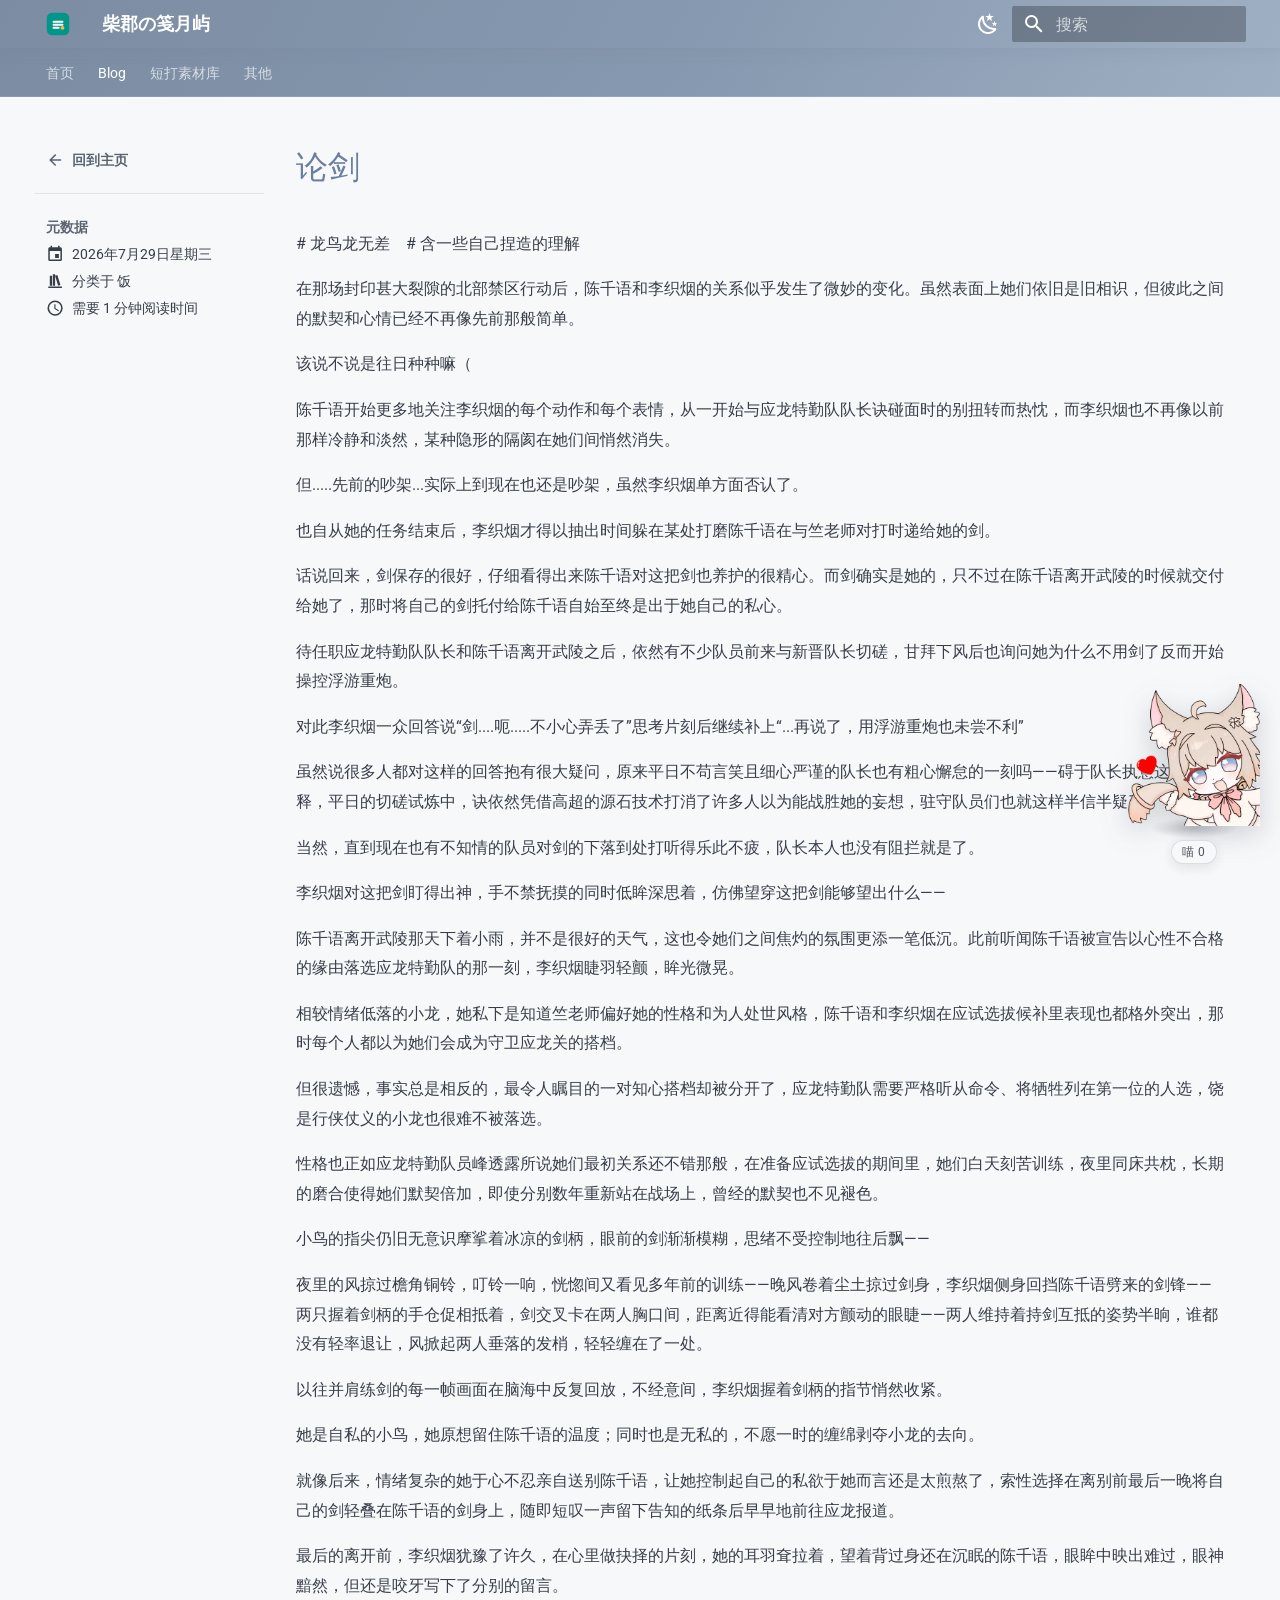
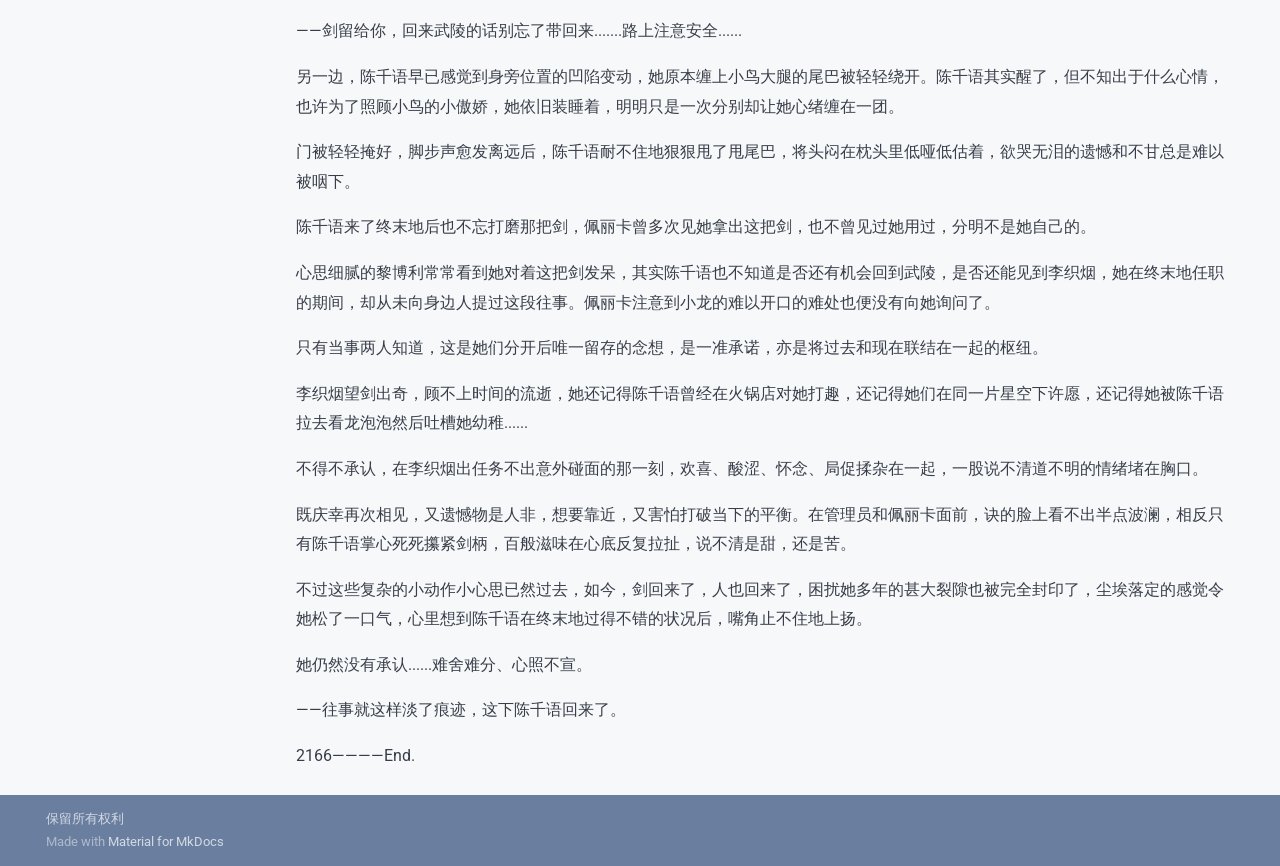
<file: blog/2026/07/29/论剑/index.html>
<!doctype html>
<html lang="zh" class="no-js">
  <head>
    
      <meta charset="utf-8">
      <meta name="viewport" content="width=device-width,initial-scale=1">
      
        <meta name="description" content="记录、写作与分享">
      
      
        <meta name="author" content="Cheshire-qwq">
      
      
        <link rel="canonical" href="https://Cheshire-qwq.github.io/mysite/blog/2026/07/29/%E8%AE%BA%E5%89%91/">
      
      
      
        <link rel="next" href="../%E6%8E%92%E5%8D%B5%E6%9C%9F/">
      
      
        
      
      
      <link rel="icon" href="../../../../../assets/logo.svg">
      <meta name="generator" content="mkdocs-1.6.1, mkdocs-material-9.8.2">
    
    
      
        <title>论剑 - 柴郡の笺月屿</title>
      
    
    
      <link rel="stylesheet" href="../../../../../assets/stylesheets/main.57a0d79d.min.css">
      
        
        <link rel="stylesheet" href="../../../../../assets/stylesheets/palette.fb2fffe2.min.css">
      
      


    
    
      
    
    
      
        
        
        <link rel="preconnect" href="https://fonts.gstatic.com" crossorigin>
        <link rel="stylesheet" href="https://fonts.googleapis.com/css?family=Roboto:300,300i,400,400i,700,700i%7CRoboto+Mono:400,400i,700,700i&display=fallback">
        <style>:root{--md-text-font:"Roboto";--md-code-font:"Roboto Mono"}</style>
      
    
    
      <link rel="stylesheet" href="../../../../../assets/extra.css">
    
    <script>__md_scope=new URL("../../../../..",location),__md_hash=e=>[...e].reduce(((e,_)=>(e<<5)-e+_.charCodeAt(0)),0),__md_get=(e,_=localStorage,t=__md_scope)=>JSON.parse(_.getItem(t.pathname+"."+e)),__md_set=(e,_,t=localStorage,a=__md_scope)=>{try{t.setItem(a.pathname+"."+e,JSON.stringify(_))}catch(e){}}</script>
    
      

    
    
  </head>
  
  
    
    
      
    
    
    
    
    <body dir="ltr" data-md-color-scheme="default" data-md-color-primary="#8799B0" data-md-color-accent="#6A7FA0">
  
    
    <input class="md-toggle" data-md-toggle="drawer" type="checkbox" id="__drawer" autocomplete="off">
    <input class="md-toggle" data-md-toggle="search" type="checkbox" id="__search" autocomplete="off">
    <label class="md-overlay" for="__drawer"></label>
    <div data-md-component="skip">
      
        
        <a href="#_1" class="md-skip">
          跳转至
        </a>
      
    </div>
    <div data-md-component="announce">
      
    </div>
    
    
      

<header class="md-header" data-md-component="header">
  <nav class="md-header__inner md-grid" aria-label="页眉">
    <a href="../../../../.." title="柴郡の笺月屿" class="md-header__button md-logo" aria-label="柴郡の笺月屿" data-md-component="logo">
      
  <img src="../../../../../assets/logo.svg" alt="logo">

    </a>
    <label class="md-header__button md-icon" for="__drawer">
      
      <svg xmlns="http://www.w3.org/2000/svg" viewBox="0 0 24 24"><path d="M3 6h18v2H3zm0 5h18v2H3zm0 5h18v2H3z"/></svg>
    </label>
    <div class="md-header__title" data-md-component="header-title">
      <div class="md-header__ellipsis">
        <div class="md-header__topic">
          <span class="md-ellipsis">
            柴郡の笺月屿
          </span>
        </div>
        <div class="md-header__topic" data-md-component="header-topic">
          <span class="md-ellipsis">
            
              论剑
            
          </span>
        </div>
      </div>
    </div>
    
      
        <form class="md-header__option" data-md-component="palette">
  
    
    
    
    <input class="md-option" data-md-color-media="(prefers-color-scheme: light)" data-md-color-scheme="default" data-md-color-primary="#8799B0" data-md-color-accent="#6A7FA0"  aria-label="切换到夜间模式"  type="radio" name="__palette" id="__palette_0">
    
      <label class="md-header__button md-icon" title="切换到夜间模式" for="__palette_1" hidden>
        <svg xmlns="http://www.w3.org/2000/svg" viewBox="0 0 24 24"><path d="m17.75 4.09-2.53 1.94.91 3.06-2.63-1.81-2.63 1.81.91-3.06-2.53-1.94L12.44 4l1.06-3 1.06 3zm3.5 6.91-1.64 1.25.59 1.98-1.7-1.17-1.7 1.17.59-1.98L15.75 11l2.06-.05L18.5 9l.69 1.95zm-2.28 4.95c.83-.08 1.72 1.1 1.19 1.85-.32.45-.66.87-1.08 1.27C15.17 23 8.84 23 4.94 19.07c-3.91-3.9-3.91-10.24 0-14.14.4-.4.82-.76 1.27-1.08.75-.53 1.93.36 1.85 1.19-.27 2.86.69 5.83 2.89 8.02a9.96 9.96 0 0 0 8.02 2.89m-1.64 2.02a12.08 12.08 0 0 1-7.8-3.47c-2.17-2.19-3.33-5-3.49-7.82-2.81 3.14-2.7 7.96.31 10.98 3.02 3.01 7.84 3.12 10.98.31"/></svg>
      </label>
    
  
    
    
    
    <input class="md-option" data-md-color-media="(prefers-color-scheme: dark)" data-md-color-scheme="slate" data-md-color-primary="#8799B0" data-md-color-accent="#6A7FA0"  aria-label="切换到日间模式"  type="radio" name="__palette" id="__palette_1">
    
      <label class="md-header__button md-icon" title="切换到日间模式" for="__palette_0" hidden>
        <svg xmlns="http://www.w3.org/2000/svg" viewBox="0 0 24 24"><path d="M12 7a5 5 0 0 1 5 5 5 5 0 0 1-5 5 5 5 0 0 1-5-5 5 5 0 0 1 5-5m0 2a3 3 0 0 0-3 3 3 3 0 0 0 3 3 3 3 0 0 0 3-3 3 3 0 0 0-3-3m0-7 2.39 3.42C13.65 5.15 12.84 5 12 5s-1.65.15-2.39.42zM3.34 7l4.16-.35A7.2 7.2 0 0 0 5.94 8.5c-.44.74-.69 1.5-.83 2.29zm.02 10 1.76-3.77a7.131 7.131 0 0 0 2.38 4.14zM20.65 7l-1.77 3.79a7.02 7.02 0 0 0-2.38-4.15zm-.01 10-4.14.36c.59-.51 1.12-1.14 1.54-1.86.42-.73.69-1.5.83-2.29zM12 22l-2.41-3.44c.74.27 1.55.44 2.41.44.82 0 1.63-.17 2.37-.44z"/></svg>
      </label>
    
  
</form>
      
    
    
      <script>var palette=__md_get("__palette");if(palette&&palette.color){if("(prefers-color-scheme)"===palette.color.media){var media=matchMedia("(prefers-color-scheme: light)"),input=document.querySelector(media.matches?"[data-md-color-media='(prefers-color-scheme: light)']":"[data-md-color-media='(prefers-color-scheme: dark)']");palette.color.media=input.getAttribute("data-md-color-media"),palette.color.scheme=input.getAttribute("data-md-color-scheme"),palette.color.primary=input.getAttribute("data-md-color-primary"),palette.color.accent=input.getAttribute("data-md-color-accent")}for(var[key,value]of Object.entries(palette.color))document.body.setAttribute("data-md-color-"+key,value)}</script>
    
    
    
      
      
        <label class="md-header__button md-icon" for="__search">
          
          <svg xmlns="http://www.w3.org/2000/svg" viewBox="0 0 24 24"><path d="M9.5 3A6.5 6.5 0 0 1 16 9.5c0 1.61-.59 3.09-1.56 4.23l.27.27h.79l5 5-1.5 1.5-5-5v-.79l-.27-.27A6.52 6.52 0 0 1 9.5 16 6.5 6.5 0 0 1 3 9.5 6.5 6.5 0 0 1 9.5 3m0 2C7 5 5 7 5 9.5S7 14 9.5 14 14 12 14 9.5 12 5 9.5 5"/></svg>
        </label>
        <div class="md-search" data-md-component="search" role="dialog">
  <label class="md-search__overlay" for="__search"></label>
  <div class="md-search__inner" role="search">
    <form class="md-search__form" name="search">
      <input type="text" class="md-search__input" name="query" aria-label="搜索" placeholder="搜索" autocapitalize="off" autocorrect="off" autocomplete="off" spellcheck="false" data-md-component="search-query" required>
      <label class="md-search__icon md-icon" for="__search">
        
        <svg xmlns="http://www.w3.org/2000/svg" viewBox="0 0 24 24"><path d="M9.5 3A6.5 6.5 0 0 1 16 9.5c0 1.61-.59 3.09-1.56 4.23l.27.27h.79l5 5-1.5 1.5-5-5v-.79l-.27-.27A6.52 6.52 0 0 1 9.5 16 6.5 6.5 0 0 1 3 9.5 6.5 6.5 0 0 1 9.5 3m0 2C7 5 5 7 5 9.5S7 14 9.5 14 14 12 14 9.5 12 5 9.5 5"/></svg>
        
        <svg xmlns="http://www.w3.org/2000/svg" viewBox="0 0 24 24"><path d="M20 11v2H8l5.5 5.5-1.42 1.42L4.16 12l7.92-7.92L13.5 5.5 8 11z"/></svg>
      </label>
      <nav class="md-search__options" aria-label="查找">
        
        <button type="reset" class="md-search__icon md-icon" title="清空当前内容" aria-label="清空当前内容" tabindex="-1">
          
          <svg xmlns="http://www.w3.org/2000/svg" viewBox="0 0 24 24"><path d="M19 6.41 17.59 5 12 10.59 6.41 5 5 6.41 10.59 12 5 17.59 6.41 19 12 13.41 17.59 19 19 17.59 13.41 12z"/></svg>
        </button>
      </nav>
      
        <div class="md-search__suggest" data-md-component="search-suggest"></div>
      
    </form>
    <div class="md-search__output">
      <div class="md-search__scrollwrap" tabindex="0" data-md-scrollfix>
        <div class="md-search-result" data-md-component="search-result">
          <div class="md-search-result__meta">
            正在初始化搜索引擎
          </div>
          <ol class="md-search-result__list" role="presentation"></ol>
        </div>
      </div>
    </div>
  </div>
</div>
      
    
    
  </nav>
  
</header>
    
    <div class="md-container" data-md-component="container">
      
      
        
          
            
<nav class="md-tabs" aria-label="标签" data-md-component="tabs">
  <div class="md-grid">
    <ul class="md-tabs__list">
      
        
  
  
  
  
    <li class="md-tabs__item">
      <a href="../../../../.." class="md-tabs__link">
        
  
  
    
  
  首页

      </a>
    </li>
  

      
        
  
  
  
    
  
  
    <li class="md-tabs__item md-tabs__item--active">
      <a href="../../../../" class="md-tabs__link">
        
  
  
    
  
  Blog

      </a>
    </li>
  

      
        
  
  
  
  
    <li class="md-tabs__item">
      <a href="../../../../thingking/" class="md-tabs__link">
        
  
  
    
  
  短打素材库

      </a>
    </li>
  

      
        
  
  
  
  
    <li class="md-tabs__item">
      <a href="../../../../../about/" class="md-tabs__link">
        
  
  
    
  
  其他

      </a>
    </li>
  

      
    </ul>
  </div>
</nav>
          
        
      
      <main class="md-main" data-md-component="main">
        <div class="md-main__inner md-grid">
          
            
              
                
              
              <div class="md-sidebar md-sidebar--primary" data-md-component="sidebar" data-md-type="navigation" hidden>
                <div class="md-sidebar__scrollwrap">
                  <div class="md-sidebar__inner">
                    


  


<nav class="md-nav md-nav--primary md-nav--lifted" aria-label="导航栏" data-md-level="0">
  <label class="md-nav__title" for="__drawer">
    <a href="../../../../.." title="柴郡の笺月屿" class="md-nav__button md-logo" aria-label="柴郡の笺月屿" data-md-component="logo">
      
  <img src="../../../../../assets/logo.svg" alt="logo">

    </a>
    柴郡の笺月屿
  </label>
  
  <ul class="md-nav__list" data-md-scrollfix>
    
      
      
  
  
  
  
    <li class="md-nav__item">
      <a href="../../../../.." class="md-nav__link">
        
  
  
  <span class="md-ellipsis">
    
  
    首页
  

    
  </span>
  
  

      </a>
    </li>
  

    
      
      
  
  
    
  
  
    
  
  
    <li class="md-nav__item md-nav__item--active">
      <a href="../../../../" class="md-nav__link">
        
  
  
  <span class="md-ellipsis">
    
  
    Blog
  

    
  </span>
  
  

      </a>
    </li>
  

    
      
      
  
  
  
  
    <li class="md-nav__item">
      <a href="../../../../thingking/" class="md-nav__link">
        
  
  
  <span class="md-ellipsis">
    
  
    短打素材库
  

    
  </span>
  
  

      </a>
    </li>
  

    
      
      
  
  
  
  
    <li class="md-nav__item">
      <a href="../../../../../about/" class="md-nav__link">
        
  
  
  <span class="md-ellipsis">
    
  
    其他
  

    
  </span>
  
  

      </a>
    </li>
  

    
  </ul>
</nav>
                  </div>
                </div>
              </div>
            
            
              
                
              
              <div class="md-sidebar md-sidebar--secondary" data-md-component="sidebar" data-md-type="toc" >
                <div class="md-sidebar__scrollwrap">
                  <div class="md-sidebar__inner">
                    

<nav class="md-nav md-nav--secondary" aria-label="目录">
  
  
  
    
  
  
</nav>
                  </div>
                </div>
              </div>
            
          
          
  <div class="md-content md-content--post" data-md-component="content">
    <div class="md-sidebar md-sidebar--post" data-md-component="sidebar" data-md-type="navigation">
      <div class="md-sidebar__scrollwrap">
        <div class="md-sidebar__inner md-post">
          <nav class="md-nav md-nav--primary">
            <div class="md-post__back">
              <div class="md-nav__title md-nav__container">
                <a href="../../../../" class="md-nav__link">
                  <svg xmlns="http://www.w3.org/2000/svg" viewBox="0 0 24 24"><path d="M20 11v2H8l5.5 5.5-1.42 1.42L4.16 12l7.92-7.92L13.5 5.5 8 11z"/></svg>
                  <span class="md-ellipsis">
                    回到主页
                  </span>
                </a>
              </div>
            </div>
            
            <ul class="md-post__meta md-nav__list">
              <li class="md-nav__item md-nav__item--section">
                <div class="md-post__title">
                  <span class="md-ellipsis">
                    元数据
                  </span>
                </div>
                <nav class="md-nav">
                  <ul class="md-nav__list">
                    <li class="md-nav__item">
                      <div class="md-nav__link">
                        <svg xmlns="http://www.w3.org/2000/svg" viewBox="0 0 24 24"><path d="M19 19H5V8h14m-3-7v2H8V1H6v2H5c-1.11 0-2 .89-2 2v14a2 2 0 0 0 2 2h14a2 2 0 0 0 2-2V5a2 2 0 0 0-2-2h-1V1m-1 11h-5v5h5z"/></svg>
                        <time datetime="2026-07-29 00:00:00+00:00" class="md-ellipsis">2026年7月29日星期三</time>
                      </div>
                    </li>
                    
                    
                      <li class="md-nav__item">
                        <div class="md-nav__link">
                          <svg xmlns="http://www.w3.org/2000/svg" viewBox="0 0 24 24"><path d="M9 3v15h3V3zm3 2 4 13 3-1-4-13zM5 5v13h3V5zM3 19v2h18v-2z"/></svg>
                          <span class="md-ellipsis">
                            分类于
                            
                              <a href="../../../../category/%E9%A5%AD/">饭</a></span>
                        </div>
                      </li>
                    
                    
                      
                      <li class="md-nav__item">
                        <div class="md-nav__link">
                          <svg xmlns="http://www.w3.org/2000/svg" viewBox="0 0 24 24"><path d="M12 20a8 8 0 0 0 8-8 8 8 0 0 0-8-8 8 8 0 0 0-8 8 8 8 0 0 0 8 8m0-18a10 10 0 0 1 10 10 10 10 0 0 1-10 10C6.47 22 2 17.5 2 12A10 10 0 0 1 12 2m.5 5v5.25l4.5 2.67-.75 1.23L11 13V7z"/></svg>
                          <span class="md-ellipsis">
                            
                              需要 1 分钟阅读时间
                            
                          </span>
                        </div>
                      </li>
                    
                  </ul>
                </nav>
              </li>
            </ul>
            
          </nav>
          
        </div>
      </div>
    </div>
    <article class="md-content__inner md-typeset">
      
        
  




<h1 id="_1">论剑<a class="headerlink" href="#_1" title="Permanent link">&para;</a></h1>
<p>#&nbsp;龙鸟龙无差&emsp;#&nbsp;含一些自己捏造的理解</p>
<p>在那场封印甚大裂隙的北部禁区行动后，陈千语和李织烟的关系似乎发生了微妙的变化。虽然表面上她们依旧是旧相识，但彼此之间的默契和心情已经不再像先前那般简单。</p>
<p>该说不说是往日种种嘛（</p>
<p>陈千语开始更多地关注李织烟的每个动作和每个表情，从一开始与应龙特勤队队长诀碰面时的别扭转而热忱，而李织烟也不再像以前那样冷静和淡然，某种隐形的隔阂在她们间悄然消失。</p>
<p>但.....先前的吵架...实际上到现在也还是吵架，虽然李织烟单方面否认了。</p>
<p>也自从她的任务结束后，李织烟才得以抽出时间躲在某处打磨陈千语在与竺老师对打时递给她的剑。</p>
<p>话说回来，剑保存的很好，仔细看得出来陈千语对这把剑也养护的很精心。而剑确实是她的，只不过在陈千语离开武陵的时候就交付给她了，那时将自己的剑托付给陈千语自始至终是出于她自己的私心。</p>
<p>待任职应龙特勤队队长和陈千语离开武陵之后，依然有不少队员前来与新晋队长切磋，甘拜下风后也询问她为什么不用剑了反而开始操控浮游重炮。</p>
<p>对此李织烟一众回答说“剑....呃.....不小心弄丢了”思考片刻后继续补上“...再说了，用浮游重炮也未尝不利”</p>
<p>虽然说很多人都对这样的回答抱有很大疑问，原来平日不苟言笑且细心严谨的队长也有粗心懈怠的一刻吗——碍于队长执意这样解释，平日的切磋试炼中，诀依然凭借高超的源石技术打消了许多人以为能战胜她的妄想，驻守队员们也就这样半信半疑了。</p>
<p>当然，直到现在也有不知情的队员对剑的下落到处打听得乐此不疲，队长本人也没有阻拦就是了。</p>
<p>李织烟对这把剑盯得出神，手不禁抚摸的同时低眸深思着，仿佛望穿这把剑能够望出什么——</p>
<p>陈千语离开武陵那天下着小雨，并不是很好的天气，这也令她们之间焦灼的氛围更添一笔低沉。此前听闻陈千语被宣告以心性不合格的缘由落选应龙特勤队的那一刻，李织烟睫羽轻颤，眸光微晃。</p>
<p>相较情绪低落的小龙，她私下是知道竺老师偏好她的性格和为人处世风格，陈千语和李织烟在应试选拔候补里表现也都格外突出，那时每个人都以为她们会成为守卫应龙关的搭档。</p>
<p>但很遗憾，事实总是相反的，最令人瞩目的一对知心搭档却被分开了，应龙特勤队需要严格听从命令、将牺牲列在第一位的人选，饶是行侠仗义的小龙也很难不被落选。</p>
<p>性格也正如应龙特勤队员峰透露所说她们最初关系还不错那般，在准备应试选拔的期间里，她们白天刻苦训练，夜里同床共枕，长期的磨合使得她们默契倍加，即使分别数年重新站在战场上，曾经的默契也不见褪色。</p>
<p>小鸟的指尖仍旧无意识摩挲着冰凉的剑柄，眼前的剑渐渐模糊，思绪不受控制地往后飘——</p>
<p>夜里的风掠过檐角铜铃，叮铃一响，恍惚间又看见多年前的训练——晚风卷着尘土掠过剑身，李织烟侧身回挡陈千语劈来的剑锋——两只握着剑柄的手仓促相抵着，剑交叉卡在两人胸口间，距离近得能看清对方颤动的眼睫——两人维持着持剑互抵的姿势半晌，谁都没有轻率退让，风掀起两人垂落的发梢，轻轻缠在了一处。</p>
<p>以往并肩练剑的每一帧画面在脑海中反复回放，不经意间，李织烟握着剑柄的指节悄然收紧。</p>
<p>她是自私的小鸟，她原想留住陈千语的温度；同时也是无私的，不愿一时的缠绵剥夺小龙的去向。</p>
<p>就像后来，情绪复杂的她于心不忍亲自送别陈千语，让她控制起自己的私欲于她而言还是太煎熬了，索性选择在离别前最后一晚将自己的剑轻叠在陈千语的剑身上，随即短叹一声留下告知的纸条后早早地前往应龙报道。</p>
<p>最后的离开前，李织烟犹豫了许久，在心里做抉择的片刻，她的耳羽耷拉着，望着背过身还在沉眠的陈千语，眼眸中映出难过，眼神黯然，但还是咬牙写下了分别的留言。</p>
<p>——剑留给你，回来武陵的话别忘了带回来.......路上注意安全......</p>
<p>另一边，陈千语早已感觉到身旁位置的凹陷变动，她原本缠上小鸟大腿的尾巴被轻轻绕开。陈千语其实醒了，但不知出于什么心情，也许为了照顾小鸟的小傲娇，她依旧装睡着，明明只是一次分别却让她心绪缠在一团。</p>
<p>门被轻轻掩好，脚步声愈发离远后，陈千语耐不住地狠狠甩了甩尾巴，将头闷在枕头里低哑低估着，欲哭无泪的遗憾和不甘总是难以被咽下。</p>
<p>陈千语来了终末地后也不忘打磨那把剑，佩丽卡曾多次见她拿出这把剑，也不曾见过她用过，分明不是她自己的。</p>
<p>心思细腻的黎博利常常看到她对着这把剑发呆，其实陈千语也不知道是否还有机会回到武陵，是否还能见到李织烟，她在终末地任职的期间，却从未向身边人提过这段往事。佩丽卡注意到小龙的难以开口的难处也便没有向她询问了。</p>
<p>只有当事两人知道，这是她们分开后唯一留存的念想，是一准承诺，亦是将过去和现在联结在一起的枢纽。</p>
<p>李织烟望剑出奇，顾不上时间的流逝，她还记得陈千语曾经在火锅店对她打趣，还记得她们在同一片星空下许愿，还记得她被陈千语拉去看龙泡泡然后吐槽她幼稚......</p>
<p>不得不承认，在李织烟出任务不出意外碰面的那一刻，欢喜、酸涩、怀念、局促揉杂在一起，一股说不清道不明的情绪堵在胸口。</p>
<p>既庆幸再次相见，又遗憾物是人非，想要靠近，又害怕打破当下的平衡。在管理员和佩丽卡面前，诀的脸上看不出半点波澜，相反只有陈千语掌心死死攥紧剑柄，百般滋味在心底反复拉扯，说不清是甜，还是苦。</p>
<p>不过这些复杂的小动作小心思已然过去，如今，剑回来了，人也回来了，困扰她多年的甚大裂隙也被完全封印了，尘埃落定的感觉令她松了一口气，心里想到陈千语在终末地过得不错的状况后，嘴角止不住地上扬。</p>
<p>她仍然没有承认......难舍难分、心照不宣。</p>
<p>——往事就这样淡了痕迹，这下陈千语回来了。</p>
<p>2166————End.</p>







  
  




  



      
    </article>
  </div>

          
<script>var target=document.getElementById(location.hash.slice(1));target&&target.name&&(target.checked=target.name.startsWith("__tabbed_"))</script>
        </div>
        
          <button type="button" class="md-top md-icon" data-md-component="top" hidden>
  
  <svg xmlns="http://www.w3.org/2000/svg" viewBox="0 0 24 24"><path d="M13 20h-2V8l-5.5 5.5-1.42-1.42L12 4.16l7.92 7.92-1.42 1.42L13 8z"/></svg>
  回到页面顶部
</button>
        
      </main>
      
        <footer class="md-footer">
  
  <div class="md-footer-meta md-typeset">
    <div class="md-footer-meta__inner md-grid">
      <div class="md-copyright">
  
    <div class="md-copyright__highlight">
      保留所有权利
    </div>
  
  
    Made with
    <a href="https://squidfunk.github.io/mkdocs-material/" target="_blank" rel="noopener">
      Material for MkDocs
    </a>
  
</div>
      
    </div>
  </div>
</footer>
      
    </div>
    <div class="md-dialog" data-md-component="dialog">
      <div class="md-dialog__inner md-typeset"></div>
    </div>
    
    
    
      
      
      <script id="__config" type="application/json">{"annotate": null, "base": "../../../../..", "features": ["navigation.tabs", "navigation.top", "navigation.tracking", "search.suggest", "search.highlight", "content.code.copy", "toc.follow"], "search": "../../../../../assets/javascripts/workers/search.a7633da7.min.js", "tags": null, "translations": {"clipboard.copied": "\u5df2\u590d\u5236", "clipboard.copy": "\u590d\u5236", "search.result.more.one": "\u5728\u8be5\u9875\u4e0a\u8fd8\u6709 1 \u4e2a\u7b26\u5408\u6761\u4ef6\u7684\u7ed3\u679c", "search.result.more.other": "\u5728\u8be5\u9875\u4e0a\u8fd8\u6709 # \u4e2a\u7b26\u5408\u6761\u4ef6\u7684\u7ed3\u679c", "search.result.none": "\u6ca1\u6709\u627e\u5230\u7b26\u5408\u6761\u4ef6\u7684\u7ed3\u679c", "search.result.one": "\u627e\u5230 1 \u4e2a\u7b26\u5408\u6761\u4ef6\u7684\u7ed3\u679c", "search.result.other": "# \u4e2a\u7b26\u5408\u6761\u4ef6\u7684\u7ed3\u679c", "search.result.placeholder": "\u952e\u5165\u4ee5\u5f00\u59cb\u641c\u7d22", "search.result.term.missing": "\u7f3a\u5c11", "select.version": "\u9009\u62e9\u5f53\u524d\u7248\u672c"}, "version": null}</script>
    
    
      <script src="../../../../../assets/javascripts/bundle.a5f9d56c.min.js"></script>
      
        <script src="../../../../../assets/site.js"></script>
      
    
  </body>
</html>
</file>
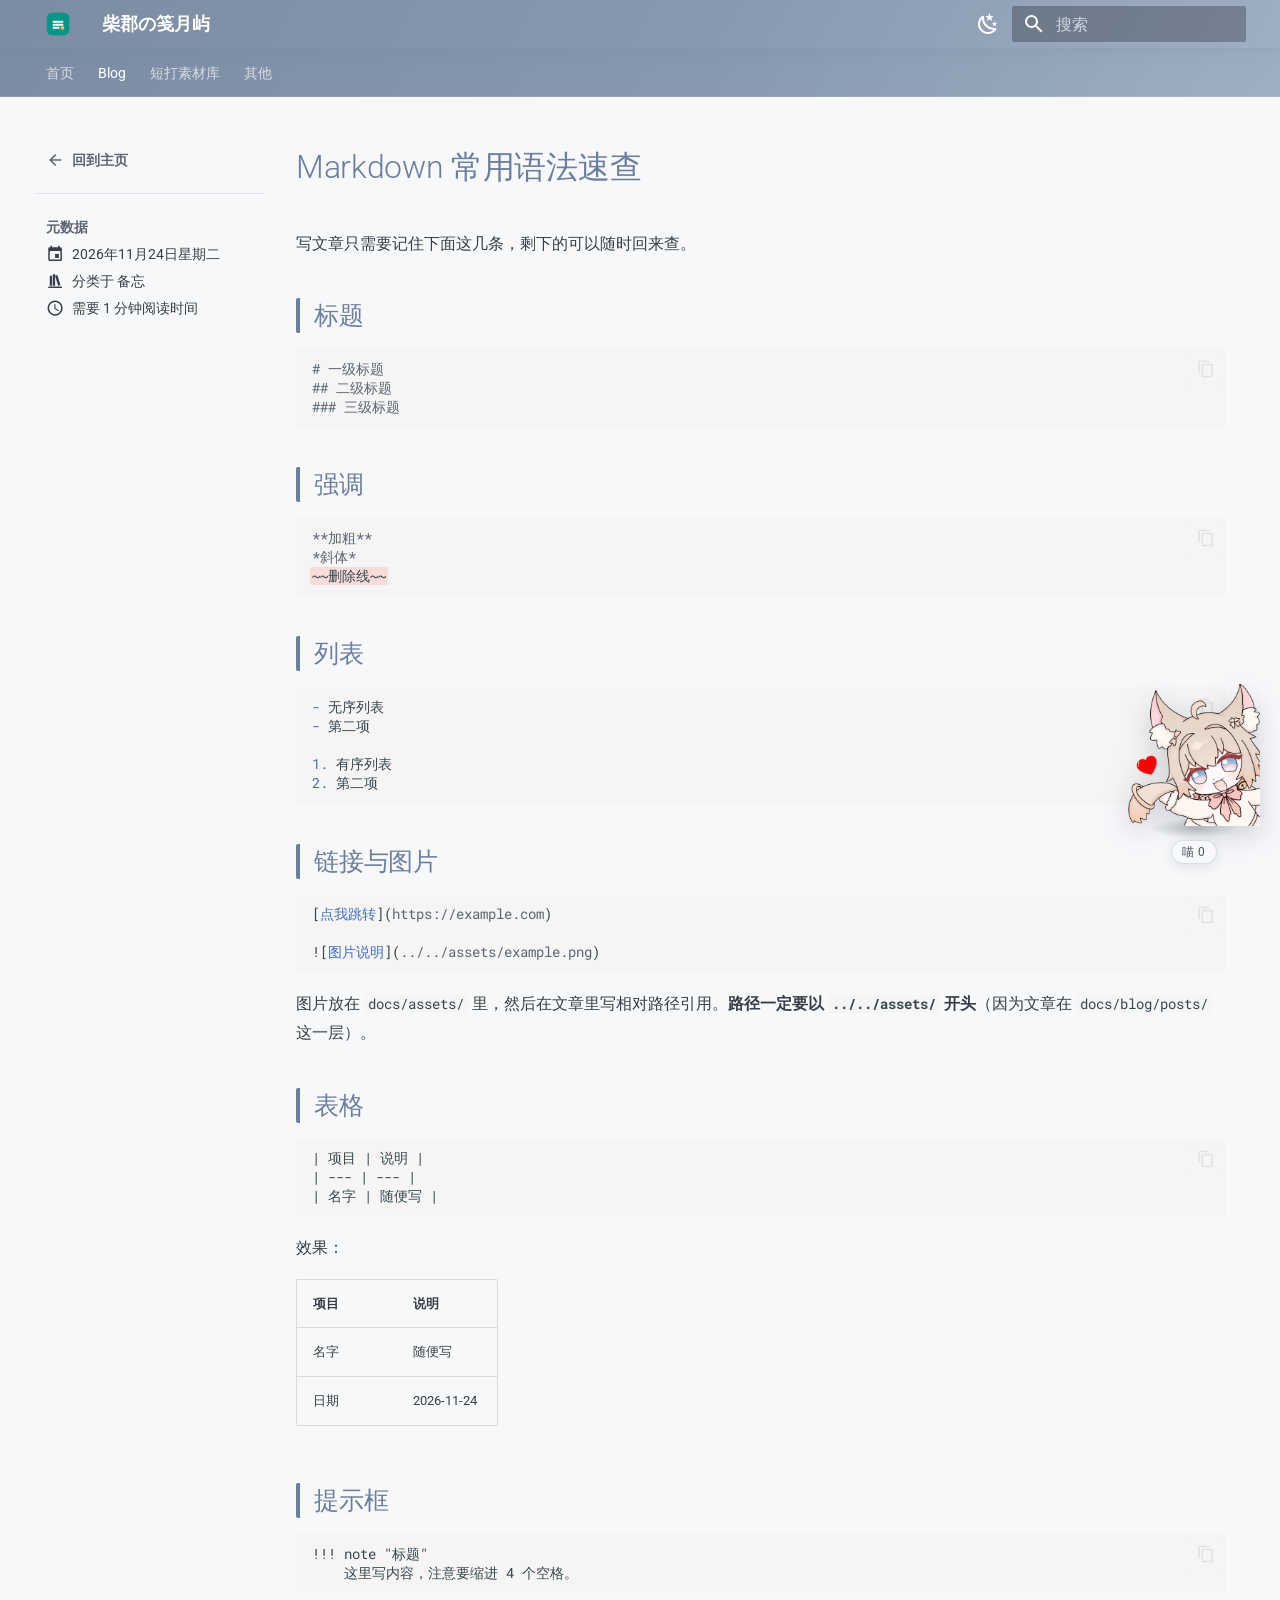
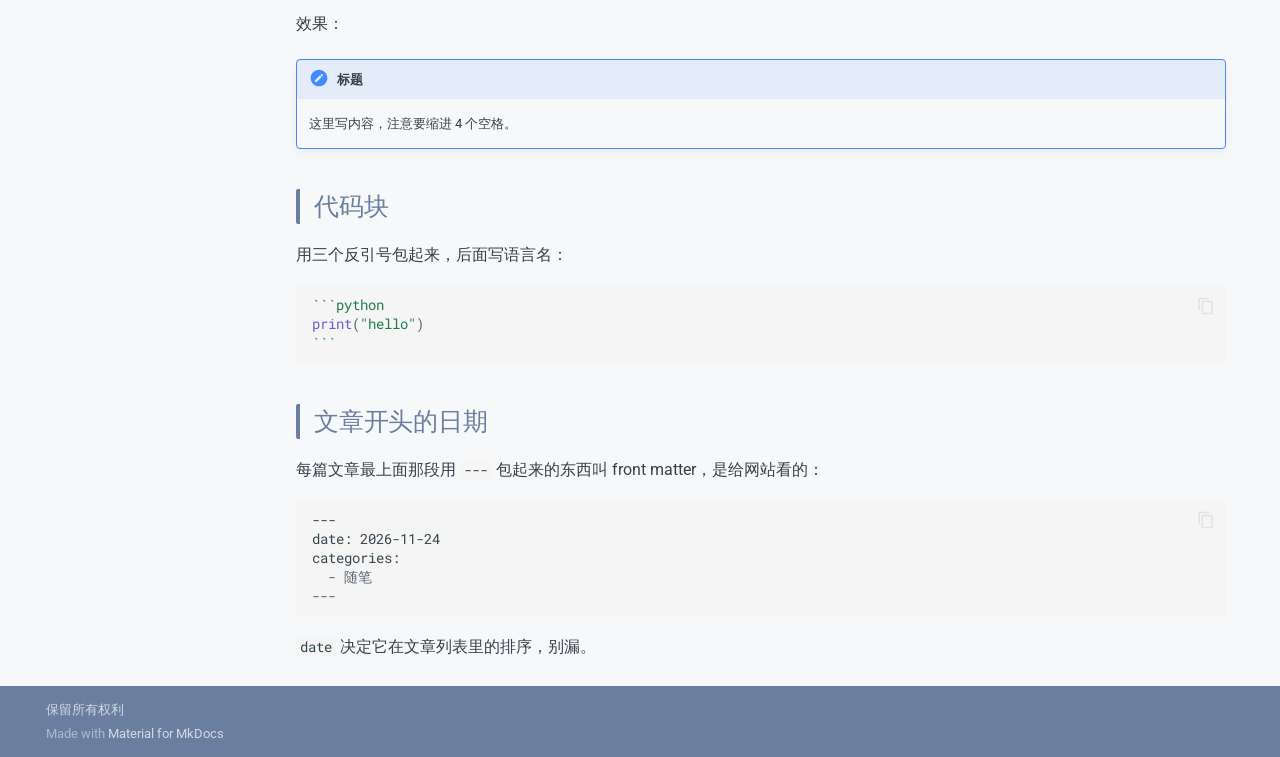
<file: blog/2026/11/24/markdown-常用语法速查/index.html>
<!doctype html>
<html lang="zh" class="no-js">
  <head>
    
      <meta charset="utf-8">
      <meta name="viewport" content="width=device-width,initial-scale=1">
      
        <meta name="description" content="记录、写作与分享">
      
      
        <meta name="author" content="Cheshire-qwq">
      
      
        <link rel="canonical" href="https://Cheshire-qwq.github.io/mysite/blog/2026/11/24/markdown-%E5%B8%B8%E7%94%A8%E8%AF%AD%E6%B3%95%E9%80%9F%E6%9F%A5/">
      
      
        <link rel="prev" href="../../../07/29/%E6%8E%92%E5%8D%B5%E6%9C%9F/">
      
      
        <link rel="next" href="../%E6%96%87%E7%AB%A0%E6%A0%87%E9%A2%98/">
      
      
        
      
      
      <link rel="icon" href="../../../../../assets/logo.svg">
      <meta name="generator" content="mkdocs-1.6.1, mkdocs-material-9.8.2">
    
    
      
        <title>Markdown 常用语法速查 - 柴郡の笺月屿</title>
      
    
    
      <link rel="stylesheet" href="../../../../../assets/stylesheets/main.57a0d79d.min.css">
      
        
        <link rel="stylesheet" href="../../../../../assets/stylesheets/palette.fb2fffe2.min.css">
      
      


    
    
      
    
    
      
        
        
        <link rel="preconnect" href="https://fonts.gstatic.com" crossorigin>
        <link rel="stylesheet" href="https://fonts.googleapis.com/css?family=Roboto:300,300i,400,400i,700,700i%7CRoboto+Mono:400,400i,700,700i&display=fallback">
        <style>:root{--md-text-font:"Roboto";--md-code-font:"Roboto Mono"}</style>
      
    
    
      <link rel="stylesheet" href="../../../../../assets/extra.css">
    
    <script>__md_scope=new URL("../../../../..",location),__md_hash=e=>[...e].reduce(((e,_)=>(e<<5)-e+_.charCodeAt(0)),0),__md_get=(e,_=localStorage,t=__md_scope)=>JSON.parse(_.getItem(t.pathname+"."+e)),__md_set=(e,_,t=localStorage,a=__md_scope)=>{try{t.setItem(a.pathname+"."+e,JSON.stringify(_))}catch(e){}}</script>
    
      

    
    
  </head>
  
  
    
    
      
    
    
    
    
    <body dir="ltr" data-md-color-scheme="default" data-md-color-primary="#8799B0" data-md-color-accent="#6A7FA0">
  
    
    <input class="md-toggle" data-md-toggle="drawer" type="checkbox" id="__drawer" autocomplete="off">
    <input class="md-toggle" data-md-toggle="search" type="checkbox" id="__search" autocomplete="off">
    <label class="md-overlay" for="__drawer"></label>
    <div data-md-component="skip">
      
        
        <a href="#markdown" class="md-skip">
          跳转至
        </a>
      
    </div>
    <div data-md-component="announce">
      
    </div>
    
    
      

<header class="md-header" data-md-component="header">
  <nav class="md-header__inner md-grid" aria-label="页眉">
    <a href="../../../../.." title="柴郡の笺月屿" class="md-header__button md-logo" aria-label="柴郡の笺月屿" data-md-component="logo">
      
  <img src="../../../../../assets/logo.svg" alt="logo">

    </a>
    <label class="md-header__button md-icon" for="__drawer">
      
      <svg xmlns="http://www.w3.org/2000/svg" viewBox="0 0 24 24"><path d="M3 6h18v2H3zm0 5h18v2H3zm0 5h18v2H3z"/></svg>
    </label>
    <div class="md-header__title" data-md-component="header-title">
      <div class="md-header__ellipsis">
        <div class="md-header__topic">
          <span class="md-ellipsis">
            柴郡の笺月屿
          </span>
        </div>
        <div class="md-header__topic" data-md-component="header-topic">
          <span class="md-ellipsis">
            
              Markdown 常用语法速查
            
          </span>
        </div>
      </div>
    </div>
    
      
        <form class="md-header__option" data-md-component="palette">
  
    
    
    
    <input class="md-option" data-md-color-media="(prefers-color-scheme: light)" data-md-color-scheme="default" data-md-color-primary="#8799B0" data-md-color-accent="#6A7FA0"  aria-label="切换到夜间模式"  type="radio" name="__palette" id="__palette_0">
    
      <label class="md-header__button md-icon" title="切换到夜间模式" for="__palette_1" hidden>
        <svg xmlns="http://www.w3.org/2000/svg" viewBox="0 0 24 24"><path d="m17.75 4.09-2.53 1.94.91 3.06-2.63-1.81-2.63 1.81.91-3.06-2.53-1.94L12.44 4l1.06-3 1.06 3zm3.5 6.91-1.64 1.25.59 1.98-1.7-1.17-1.7 1.17.59-1.98L15.75 11l2.06-.05L18.5 9l.69 1.95zm-2.28 4.95c.83-.08 1.72 1.1 1.19 1.85-.32.45-.66.87-1.08 1.27C15.17 23 8.84 23 4.94 19.07c-3.91-3.9-3.91-10.24 0-14.14.4-.4.82-.76 1.27-1.08.75-.53 1.93.36 1.85 1.19-.27 2.86.69 5.83 2.89 8.02a9.96 9.96 0 0 0 8.02 2.89m-1.64 2.02a12.08 12.08 0 0 1-7.8-3.47c-2.17-2.19-3.33-5-3.49-7.82-2.81 3.14-2.7 7.96.31 10.98 3.02 3.01 7.84 3.12 10.98.31"/></svg>
      </label>
    
  
    
    
    
    <input class="md-option" data-md-color-media="(prefers-color-scheme: dark)" data-md-color-scheme="slate" data-md-color-primary="#8799B0" data-md-color-accent="#6A7FA0"  aria-label="切换到日间模式"  type="radio" name="__palette" id="__palette_1">
    
      <label class="md-header__button md-icon" title="切换到日间模式" for="__palette_0" hidden>
        <svg xmlns="http://www.w3.org/2000/svg" viewBox="0 0 24 24"><path d="M12 7a5 5 0 0 1 5 5 5 5 0 0 1-5 5 5 5 0 0 1-5-5 5 5 0 0 1 5-5m0 2a3 3 0 0 0-3 3 3 3 0 0 0 3 3 3 3 0 0 0 3-3 3 3 0 0 0-3-3m0-7 2.39 3.42C13.65 5.15 12.84 5 12 5s-1.65.15-2.39.42zM3.34 7l4.16-.35A7.2 7.2 0 0 0 5.94 8.5c-.44.74-.69 1.5-.83 2.29zm.02 10 1.76-3.77a7.131 7.131 0 0 0 2.38 4.14zM20.65 7l-1.77 3.79a7.02 7.02 0 0 0-2.38-4.15zm-.01 10-4.14.36c.59-.51 1.12-1.14 1.54-1.86.42-.73.69-1.5.83-2.29zM12 22l-2.41-3.44c.74.27 1.55.44 2.41.44.82 0 1.63-.17 2.37-.44z"/></svg>
      </label>
    
  
</form>
      
    
    
      <script>var palette=__md_get("__palette");if(palette&&palette.color){if("(prefers-color-scheme)"===palette.color.media){var media=matchMedia("(prefers-color-scheme: light)"),input=document.querySelector(media.matches?"[data-md-color-media='(prefers-color-scheme: light)']":"[data-md-color-media='(prefers-color-scheme: dark)']");palette.color.media=input.getAttribute("data-md-color-media"),palette.color.scheme=input.getAttribute("data-md-color-scheme"),palette.color.primary=input.getAttribute("data-md-color-primary"),palette.color.accent=input.getAttribute("data-md-color-accent")}for(var[key,value]of Object.entries(palette.color))document.body.setAttribute("data-md-color-"+key,value)}</script>
    
    
    
      
      
        <label class="md-header__button md-icon" for="__search">
          
          <svg xmlns="http://www.w3.org/2000/svg" viewBox="0 0 24 24"><path d="M9.5 3A6.5 6.5 0 0 1 16 9.5c0 1.61-.59 3.09-1.56 4.23l.27.27h.79l5 5-1.5 1.5-5-5v-.79l-.27-.27A6.52 6.52 0 0 1 9.5 16 6.5 6.5 0 0 1 3 9.5 6.5 6.5 0 0 1 9.5 3m0 2C7 5 5 7 5 9.5S7 14 9.5 14 14 12 14 9.5 12 5 9.5 5"/></svg>
        </label>
        <div class="md-search" data-md-component="search" role="dialog">
  <label class="md-search__overlay" for="__search"></label>
  <div class="md-search__inner" role="search">
    <form class="md-search__form" name="search">
      <input type="text" class="md-search__input" name="query" aria-label="搜索" placeholder="搜索" autocapitalize="off" autocorrect="off" autocomplete="off" spellcheck="false" data-md-component="search-query" required>
      <label class="md-search__icon md-icon" for="__search">
        
        <svg xmlns="http://www.w3.org/2000/svg" viewBox="0 0 24 24"><path d="M9.5 3A6.5 6.5 0 0 1 16 9.5c0 1.61-.59 3.09-1.56 4.23l.27.27h.79l5 5-1.5 1.5-5-5v-.79l-.27-.27A6.52 6.52 0 0 1 9.5 16 6.5 6.5 0 0 1 3 9.5 6.5 6.5 0 0 1 9.5 3m0 2C7 5 5 7 5 9.5S7 14 9.5 14 14 12 14 9.5 12 5 9.5 5"/></svg>
        
        <svg xmlns="http://www.w3.org/2000/svg" viewBox="0 0 24 24"><path d="M20 11v2H8l5.5 5.5-1.42 1.42L4.16 12l7.92-7.92L13.5 5.5 8 11z"/></svg>
      </label>
      <nav class="md-search__options" aria-label="查找">
        
        <button type="reset" class="md-search__icon md-icon" title="清空当前内容" aria-label="清空当前内容" tabindex="-1">
          
          <svg xmlns="http://www.w3.org/2000/svg" viewBox="0 0 24 24"><path d="M19 6.41 17.59 5 12 10.59 6.41 5 5 6.41 10.59 12 5 17.59 6.41 19 12 13.41 17.59 19 19 17.59 13.41 12z"/></svg>
        </button>
      </nav>
      
        <div class="md-search__suggest" data-md-component="search-suggest"></div>
      
    </form>
    <div class="md-search__output">
      <div class="md-search__scrollwrap" tabindex="0" data-md-scrollfix>
        <div class="md-search-result" data-md-component="search-result">
          <div class="md-search-result__meta">
            正在初始化搜索引擎
          </div>
          <ol class="md-search-result__list" role="presentation"></ol>
        </div>
      </div>
    </div>
  </div>
</div>
      
    
    
  </nav>
  
</header>
    
    <div class="md-container" data-md-component="container">
      
      
        
          
            
<nav class="md-tabs" aria-label="标签" data-md-component="tabs">
  <div class="md-grid">
    <ul class="md-tabs__list">
      
        
  
  
  
  
    <li class="md-tabs__item">
      <a href="../../../../.." class="md-tabs__link">
        
  
  
    
  
  首页

      </a>
    </li>
  

      
        
  
  
  
    
  
  
    <li class="md-tabs__item md-tabs__item--active">
      <a href="../../../../" class="md-tabs__link">
        
  
  
    
  
  Blog

      </a>
    </li>
  

      
        
  
  
  
  
    <li class="md-tabs__item">
      <a href="../../../../thingking/" class="md-tabs__link">
        
  
  
    
  
  短打素材库

      </a>
    </li>
  

      
        
  
  
  
  
    <li class="md-tabs__item">
      <a href="../../../../../about/" class="md-tabs__link">
        
  
  
    
  
  其他

      </a>
    </li>
  

      
    </ul>
  </div>
</nav>
          
        
      
      <main class="md-main" data-md-component="main">
        <div class="md-main__inner md-grid">
          
            
              
                
              
              <div class="md-sidebar md-sidebar--primary" data-md-component="sidebar" data-md-type="navigation" hidden>
                <div class="md-sidebar__scrollwrap">
                  <div class="md-sidebar__inner">
                    


  


<nav class="md-nav md-nav--primary md-nav--lifted" aria-label="导航栏" data-md-level="0">
  <label class="md-nav__title" for="__drawer">
    <a href="../../../../.." title="柴郡の笺月屿" class="md-nav__button md-logo" aria-label="柴郡の笺月屿" data-md-component="logo">
      
  <img src="../../../../../assets/logo.svg" alt="logo">

    </a>
    柴郡の笺月屿
  </label>
  
  <ul class="md-nav__list" data-md-scrollfix>
    
      
      
  
  
  
  
    <li class="md-nav__item">
      <a href="../../../../.." class="md-nav__link">
        
  
  
  <span class="md-ellipsis">
    
  
    首页
  

    
  </span>
  
  

      </a>
    </li>
  

    
      
      
  
  
    
  
  
    
  
  
    <li class="md-nav__item md-nav__item--active">
      <a href="../../../../" class="md-nav__link">
        
  
  
  <span class="md-ellipsis">
    
  
    Blog
  

    
  </span>
  
  

      </a>
    </li>
  

    
      
      
  
  
  
  
    <li class="md-nav__item">
      <a href="../../../../thingking/" class="md-nav__link">
        
  
  
  <span class="md-ellipsis">
    
  
    短打素材库
  

    
  </span>
  
  

      </a>
    </li>
  

    
      
      
  
  
  
  
    <li class="md-nav__item">
      <a href="../../../../../about/" class="md-nav__link">
        
  
  
  <span class="md-ellipsis">
    
  
    其他
  

    
  </span>
  
  

      </a>
    </li>
  

    
  </ul>
</nav>
                  </div>
                </div>
              </div>
            
            
              
                
              
              <div class="md-sidebar md-sidebar--secondary" data-md-component="sidebar" data-md-type="toc" >
                <div class="md-sidebar__scrollwrap">
                  <div class="md-sidebar__inner">
                    

<nav class="md-nav md-nav--secondary" aria-label="目录">
  
  
  
    
  
  
    <label class="md-nav__title" for="__toc">
      <span class="md-nav__icon md-icon"></span>
      目录
    </label>
    <ul class="md-nav__list" data-md-component="toc" data-md-scrollfix>
      
        <li class="md-nav__item">
  <a href="#_1" class="md-nav__link">
    <span class="md-ellipsis">
      
        标题
      
    </span>
  </a>
  
</li>
      
        <li class="md-nav__item">
  <a href="#_2" class="md-nav__link">
    <span class="md-ellipsis">
      
        强调
      
    </span>
  </a>
  
</li>
      
        <li class="md-nav__item">
  <a href="#_3" class="md-nav__link">
    <span class="md-ellipsis">
      
        列表
      
    </span>
  </a>
  
</li>
      
        <li class="md-nav__item">
  <a href="#_4" class="md-nav__link">
    <span class="md-ellipsis">
      
        链接与图片
      
    </span>
  </a>
  
</li>
      
        <li class="md-nav__item">
  <a href="#_5" class="md-nav__link">
    <span class="md-ellipsis">
      
        表格
      
    </span>
  </a>
  
</li>
      
        <li class="md-nav__item">
  <a href="#_6" class="md-nav__link">
    <span class="md-ellipsis">
      
        提示框
      
    </span>
  </a>
  
</li>
      
        <li class="md-nav__item">
  <a href="#_7" class="md-nav__link">
    <span class="md-ellipsis">
      
        代码块
      
    </span>
  </a>
  
</li>
      
        <li class="md-nav__item">
  <a href="#_8" class="md-nav__link">
    <span class="md-ellipsis">
      
        文章开头的日期
      
    </span>
  </a>
  
</li>
      
    </ul>
  
</nav>
                  </div>
                </div>
              </div>
            
          
          
  <div class="md-content md-content--post" data-md-component="content">
    <div class="md-sidebar md-sidebar--post" data-md-component="sidebar" data-md-type="navigation">
      <div class="md-sidebar__scrollwrap">
        <div class="md-sidebar__inner md-post">
          <nav class="md-nav md-nav--primary">
            <div class="md-post__back">
              <div class="md-nav__title md-nav__container">
                <a href="../../../../" class="md-nav__link">
                  <svg xmlns="http://www.w3.org/2000/svg" viewBox="0 0 24 24"><path d="M20 11v2H8l5.5 5.5-1.42 1.42L4.16 12l7.92-7.92L13.5 5.5 8 11z"/></svg>
                  <span class="md-ellipsis">
                    回到主页
                  </span>
                </a>
              </div>
            </div>
            
            <ul class="md-post__meta md-nav__list">
              <li class="md-nav__item md-nav__item--section">
                <div class="md-post__title">
                  <span class="md-ellipsis">
                    元数据
                  </span>
                </div>
                <nav class="md-nav">
                  <ul class="md-nav__list">
                    <li class="md-nav__item">
                      <div class="md-nav__link">
                        <svg xmlns="http://www.w3.org/2000/svg" viewBox="0 0 24 24"><path d="M19 19H5V8h14m-3-7v2H8V1H6v2H5c-1.11 0-2 .89-2 2v14a2 2 0 0 0 2 2h14a2 2 0 0 0 2-2V5a2 2 0 0 0-2-2h-1V1m-1 11h-5v5h5z"/></svg>
                        <time datetime="2026-11-24 00:00:00+00:00" class="md-ellipsis">2026年11月24日星期二</time>
                      </div>
                    </li>
                    
                    
                      <li class="md-nav__item">
                        <div class="md-nav__link">
                          <svg xmlns="http://www.w3.org/2000/svg" viewBox="0 0 24 24"><path d="M9 3v15h3V3zm3 2 4 13 3-1-4-13zM5 5v13h3V5zM3 19v2h18v-2z"/></svg>
                          <span class="md-ellipsis">
                            分类于
                            
                              <a href="../../../../category/%E5%A4%87%E5%BF%98/">备忘</a></span>
                        </div>
                      </li>
                    
                    
                      
                      <li class="md-nav__item">
                        <div class="md-nav__link">
                          <svg xmlns="http://www.w3.org/2000/svg" viewBox="0 0 24 24"><path d="M12 20a8 8 0 0 0 8-8 8 8 0 0 0-8-8 8 8 0 0 0-8 8 8 8 0 0 0 8 8m0-18a10 10 0 0 1 10 10 10 10 0 0 1-10 10C6.47 22 2 17.5 2 12A10 10 0 0 1 12 2m.5 5v5.25l4.5 2.67-.75 1.23L11 13V7z"/></svg>
                          <span class="md-ellipsis">
                            
                              需要 1 分钟阅读时间
                            
                          </span>
                        </div>
                      </li>
                    
                  </ul>
                </nav>
              </li>
            </ul>
            
          </nav>
          
        </div>
      </div>
    </div>
    <article class="md-content__inner md-typeset">
      
        
  




<h1 id="markdown">Markdown 常用语法速查<a class="headerlink" href="#markdown" title="Permanent link">&para;</a></h1>
<p>写文章只需要记住下面这几条，剩下的可以随时回来查。</p>
<h2 id="_1">标题<a class="headerlink" href="#_1" title="Permanent link">&para;</a></h2>
<div class="highlight"><pre><span></span><code><a id="__codelineno-0-1" name="__codelineno-0-1" href="#__codelineno-0-1"></a><span class="gh"># 一级标题</span>
<a id="__codelineno-0-2" name="__codelineno-0-2" href="#__codelineno-0-2"></a><span class="gu">## 二级标题</span>
<a id="__codelineno-0-3" name="__codelineno-0-3" href="#__codelineno-0-3"></a><span class="gu">### 三级标题</span>
</code></pre></div>
<h2 id="_2">强调<a class="headerlink" href="#_2" title="Permanent link">&para;</a></h2>
<div class="highlight"><pre><span></span><code><a id="__codelineno-1-1" name="__codelineno-1-1" href="#__codelineno-1-1"></a><span class="gs">**加粗**</span>
<a id="__codelineno-1-2" name="__codelineno-1-2" href="#__codelineno-1-2"></a><span class="ge">*斜体*</span>
<a id="__codelineno-1-3" name="__codelineno-1-3" href="#__codelineno-1-3"></a><span class="gd">~~删除线~~</span>
</code></pre></div>
<h2 id="_3">列表<a class="headerlink" href="#_3" title="Permanent link">&para;</a></h2>
<div class="highlight"><pre><span></span><code><a id="__codelineno-2-1" name="__codelineno-2-1" href="#__codelineno-2-1"></a><span class="k">-</span><span class="w"> </span>无序列表
<a id="__codelineno-2-2" name="__codelineno-2-2" href="#__codelineno-2-2"></a><span class="k">-</span><span class="w"> </span>第二项
<a id="__codelineno-2-3" name="__codelineno-2-3" href="#__codelineno-2-3"></a>
<a id="__codelineno-2-4" name="__codelineno-2-4" href="#__codelineno-2-4"></a><span class="k">1.</span> 有序列表
<a id="__codelineno-2-5" name="__codelineno-2-5" href="#__codelineno-2-5"></a><span class="k">2.</span> 第二项
</code></pre></div>
<h2 id="_4">链接与图片<a class="headerlink" href="#_4" title="Permanent link">&para;</a></h2>
<div class="highlight"><pre><span></span><code><a id="__codelineno-3-1" name="__codelineno-3-1" href="#__codelineno-3-1"></a>[<span class="nt">点我跳转</span>](<span class="na">https://example.com</span>)
<a id="__codelineno-3-2" name="__codelineno-3-2" href="#__codelineno-3-2"></a>
<a id="__codelineno-3-3" name="__codelineno-3-3" href="#__codelineno-3-3"></a>![<span class="nt">图片说明</span>](<span class="na">../../assets/example.png</span>)
</code></pre></div>
<p>图片放在 <code>docs/assets/</code> 里，然后在文章里写相对路径引用。<strong>路径一定要以 <code>../../assets/</code> 开头</strong>（因为文章在 <code>docs/blog/posts/</code> 这一层）。</p>
<h2 id="_5">表格<a class="headerlink" href="#_5" title="Permanent link">&para;</a></h2>
<div class="highlight"><pre><span></span><code><a id="__codelineno-4-1" name="__codelineno-4-1" href="#__codelineno-4-1"></a>| 项目 | 说明 |
<a id="__codelineno-4-2" name="__codelineno-4-2" href="#__codelineno-4-2"></a>| --- | --- |
<a id="__codelineno-4-3" name="__codelineno-4-3" href="#__codelineno-4-3"></a>| 名字 | 随便写 |
</code></pre></div>
<p>效果：</p>
<table>
<thead>
<tr>
<th>项目</th>
<th>说明</th>
</tr>
</thead>
<tbody>
<tr>
<td>名字</td>
<td>随便写</td>
</tr>
<tr>
<td>日期</td>
<td>2026-11-24</td>
</tr>
</tbody>
</table>
<h2 id="_6">提示框<a class="headerlink" href="#_6" title="Permanent link">&para;</a></h2>
<div class="highlight"><pre><span></span><code><a id="__codelineno-5-1" name="__codelineno-5-1" href="#__codelineno-5-1"></a>!!! note "标题"
<a id="__codelineno-5-2" name="__codelineno-5-2" href="#__codelineno-5-2"></a>    这里写内容，注意要缩进 4 个空格。
</code></pre></div>
<p>效果：</p>
<div class="admonition note">
<p class="admonition-title">标题</p>
<p>这里写内容，注意要缩进 4 个空格。</p>
</div>
<h2 id="_7">代码块<a class="headerlink" href="#_7" title="Permanent link">&para;</a></h2>
<p>用三个反引号包起来，后面写语言名：</p>
<div class="highlight"><pre><span></span><code><a id="__codelineno-6-1" name="__codelineno-6-1" href="#__codelineno-6-1"></a><span class="sb">```python</span>
<a id="__codelineno-6-2" name="__codelineno-6-2" href="#__codelineno-6-2"></a><span class="nb">print</span><span class="p">(</span><span class="s2">"hello"</span><span class="p">)</span>
<a id="__codelineno-6-3" name="__codelineno-6-3" href="#__codelineno-6-3"></a><span class="sb">```</span>
</code></pre></div>
<h2 id="_8">文章开头的日期<a class="headerlink" href="#_8" title="Permanent link">&para;</a></h2>
<p>每篇文章最上面那段用 <code>---</code> 包起来的东西叫 front matter，是给网站看的：</p>
<div class="highlight"><pre><span></span><code><a id="__codelineno-7-1" name="__codelineno-7-1" href="#__codelineno-7-1"></a>---
<a id="__codelineno-7-2" name="__codelineno-7-2" href="#__codelineno-7-2"></a>date: 2026-11-24
<a id="__codelineno-7-3" name="__codelineno-7-3" href="#__codelineno-7-3"></a>categories:
<a id="__codelineno-7-4" name="__codelineno-7-4" href="#__codelineno-7-4"></a><span class="gu">  - 随笔</span>
<a id="__codelineno-7-5" name="__codelineno-7-5" href="#__codelineno-7-5"></a><span class="gu">---</span>
</code></pre></div>
<p><code>date</code> 决定它在文章列表里的排序，别漏。</p>







  
  




  



      
    </article>
  </div>

          
<script>var target=document.getElementById(location.hash.slice(1));target&&target.name&&(target.checked=target.name.startsWith("__tabbed_"))</script>
        </div>
        
          <button type="button" class="md-top md-icon" data-md-component="top" hidden>
  
  <svg xmlns="http://www.w3.org/2000/svg" viewBox="0 0 24 24"><path d="M13 20h-2V8l-5.5 5.5-1.42-1.42L12 4.16l7.92 7.92-1.42 1.42L13 8z"/></svg>
  回到页面顶部
</button>
        
      </main>
      
        <footer class="md-footer">
  
  <div class="md-footer-meta md-typeset">
    <div class="md-footer-meta__inner md-grid">
      <div class="md-copyright">
  
    <div class="md-copyright__highlight">
      保留所有权利
    </div>
  
  
    Made with
    <a href="https://squidfunk.github.io/mkdocs-material/" target="_blank" rel="noopener">
      Material for MkDocs
    </a>
  
</div>
      
    </div>
  </div>
</footer>
      
    </div>
    <div class="md-dialog" data-md-component="dialog">
      <div class="md-dialog__inner md-typeset"></div>
    </div>
    
    
    
      
      
      <script id="__config" type="application/json">{"annotate": null, "base": "../../../../..", "features": ["navigation.tabs", "navigation.top", "navigation.tracking", "search.suggest", "search.highlight", "content.code.copy", "toc.follow"], "search": "../../../../../assets/javascripts/workers/search.a7633da7.min.js", "tags": null, "translations": {"clipboard.copied": "\u5df2\u590d\u5236", "clipboard.copy": "\u590d\u5236", "search.result.more.one": "\u5728\u8be5\u9875\u4e0a\u8fd8\u6709 1 \u4e2a\u7b26\u5408\u6761\u4ef6\u7684\u7ed3\u679c", "search.result.more.other": "\u5728\u8be5\u9875\u4e0a\u8fd8\u6709 # \u4e2a\u7b26\u5408\u6761\u4ef6\u7684\u7ed3\u679c", "search.result.none": "\u6ca1\u6709\u627e\u5230\u7b26\u5408\u6761\u4ef6\u7684\u7ed3\u679c", "search.result.one": "\u627e\u5230 1 \u4e2a\u7b26\u5408\u6761\u4ef6\u7684\u7ed3\u679c", "search.result.other": "# \u4e2a\u7b26\u5408\u6761\u4ef6\u7684\u7ed3\u679c", "search.result.placeholder": "\u952e\u5165\u4ee5\u5f00\u59cb\u641c\u7d22", "search.result.term.missing": "\u7f3a\u5c11", "select.version": "\u9009\u62e9\u5f53\u524d\u7248\u672c"}, "version": null}</script>
    
    
      <script src="../../../../../assets/javascripts/bundle.a5f9d56c.min.js"></script>
      
        <script src="../../../../../assets/site.js"></script>
      
    
  </body>
</html>
</file>
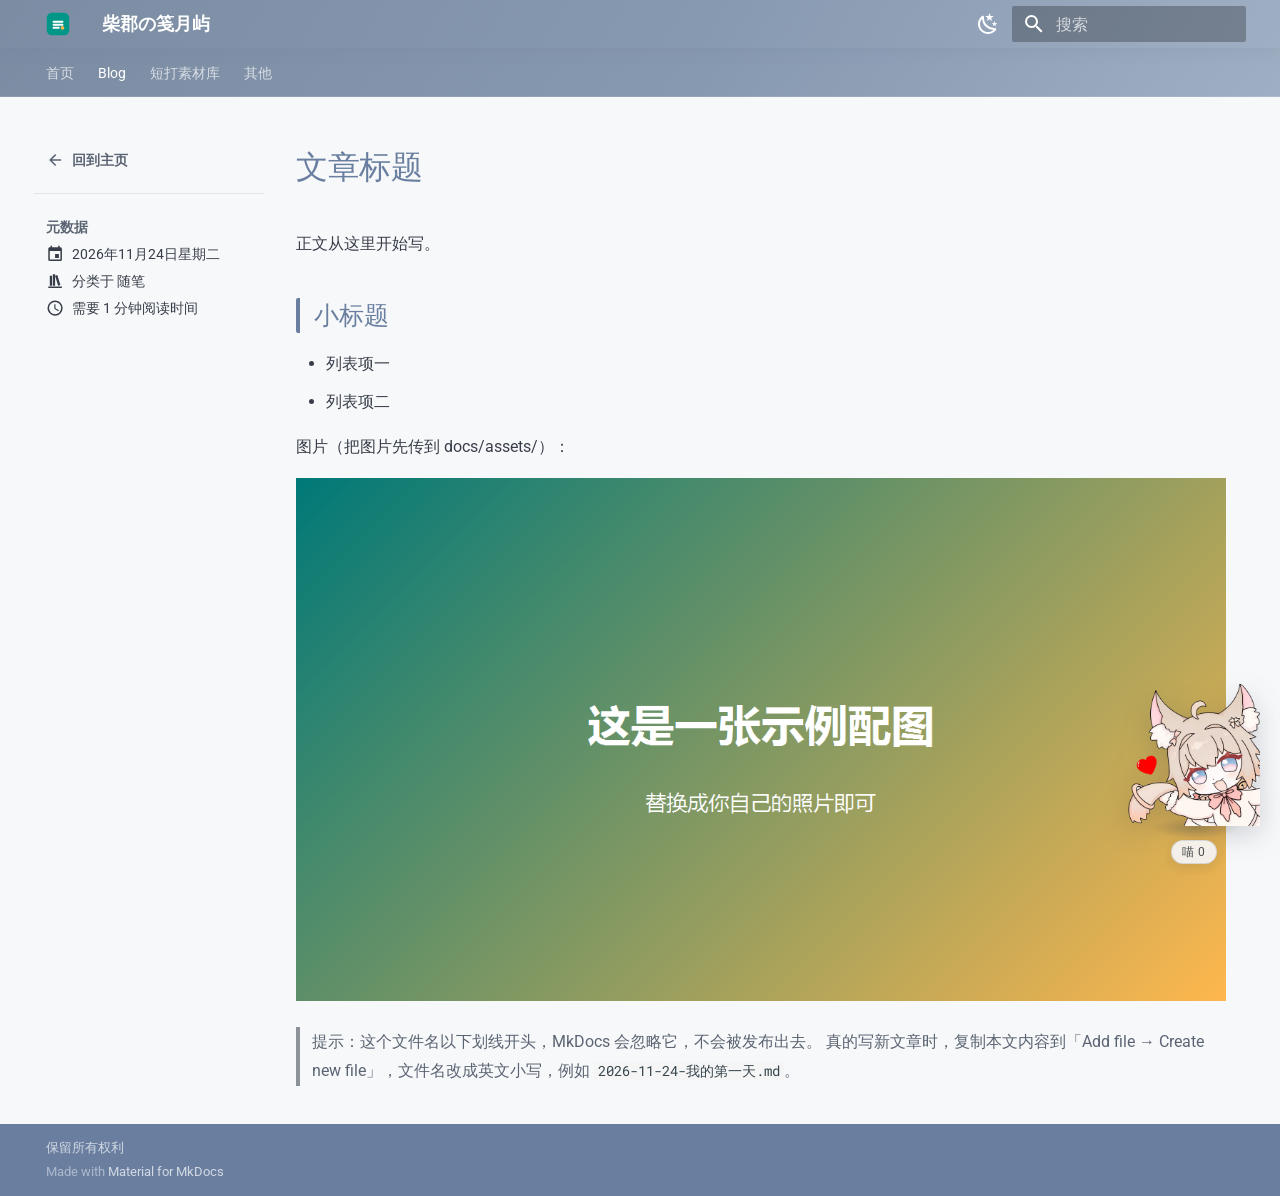
<file: blog/2026/11/24/文章标题/index.html>
<!doctype html>
<html lang="zh" class="no-js">
  <head>
    
      <meta charset="utf-8">
      <meta name="viewport" content="width=device-width,initial-scale=1">
      
        <meta name="description" content="记录、写作与分享">
      
      
        <meta name="author" content="Cheshire-qwq">
      
      
        <link rel="canonical" href="https://Cheshire-qwq.github.io/mysite/blog/2026/11/24/%E6%96%87%E7%AB%A0%E6%A0%87%E9%A2%98/">
      
      
        <link rel="prev" href="../markdown-%E5%B8%B8%E7%94%A8%E8%AF%AD%E6%B3%95%E9%80%9F%E6%9F%A5/">
      
      
      
        
      
      
      <link rel="icon" href="../../../../../assets/logo.svg">
      <meta name="generator" content="mkdocs-1.6.1, mkdocs-material-9.8.2">
    
    
      
        <title>文章标题 - 柴郡の笺月屿</title>
      
    
    
      <link rel="stylesheet" href="../../../../../assets/stylesheets/main.57a0d79d.min.css">
      
        
        <link rel="stylesheet" href="../../../../../assets/stylesheets/palette.fb2fffe2.min.css">
      
      


    
    
      
    
    
      
        
        
        <link rel="preconnect" href="https://fonts.gstatic.com" crossorigin>
        <link rel="stylesheet" href="https://fonts.googleapis.com/css?family=Roboto:300,300i,400,400i,700,700i%7CRoboto+Mono:400,400i,700,700i&display=fallback">
        <style>:root{--md-text-font:"Roboto";--md-code-font:"Roboto Mono"}</style>
      
    
    
      <link rel="stylesheet" href="../../../../../assets/extra.css">
    
    <script>__md_scope=new URL("../../../../..",location),__md_hash=e=>[...e].reduce(((e,_)=>(e<<5)-e+_.charCodeAt(0)),0),__md_get=(e,_=localStorage,t=__md_scope)=>JSON.parse(_.getItem(t.pathname+"."+e)),__md_set=(e,_,t=localStorage,a=__md_scope)=>{try{t.setItem(a.pathname+"."+e,JSON.stringify(_))}catch(e){}}</script>
    
      

    
    
  </head>
  
  
    
    
      
    
    
    
    
    <body dir="ltr" data-md-color-scheme="default" data-md-color-primary="#8799B0" data-md-color-accent="#6A7FA0">
  
    
    <input class="md-toggle" data-md-toggle="drawer" type="checkbox" id="__drawer" autocomplete="off">
    <input class="md-toggle" data-md-toggle="search" type="checkbox" id="__search" autocomplete="off">
    <label class="md-overlay" for="__drawer"></label>
    <div data-md-component="skip">
      
        
        <a href="#_1" class="md-skip">
          跳转至
        </a>
      
    </div>
    <div data-md-component="announce">
      
    </div>
    
    
      

<header class="md-header" data-md-component="header">
  <nav class="md-header__inner md-grid" aria-label="页眉">
    <a href="../../../../.." title="柴郡の笺月屿" class="md-header__button md-logo" aria-label="柴郡の笺月屿" data-md-component="logo">
      
  <img src="../../../../../assets/logo.svg" alt="logo">

    </a>
    <label class="md-header__button md-icon" for="__drawer">
      
      <svg xmlns="http://www.w3.org/2000/svg" viewBox="0 0 24 24"><path d="M3 6h18v2H3zm0 5h18v2H3zm0 5h18v2H3z"/></svg>
    </label>
    <div class="md-header__title" data-md-component="header-title">
      <div class="md-header__ellipsis">
        <div class="md-header__topic">
          <span class="md-ellipsis">
            柴郡の笺月屿
          </span>
        </div>
        <div class="md-header__topic" data-md-component="header-topic">
          <span class="md-ellipsis">
            
              文章标题
            
          </span>
        </div>
      </div>
    </div>
    
      
        <form class="md-header__option" data-md-component="palette">
  
    
    
    
    <input class="md-option" data-md-color-media="(prefers-color-scheme: light)" data-md-color-scheme="default" data-md-color-primary="#8799B0" data-md-color-accent="#6A7FA0"  aria-label="切换到夜间模式"  type="radio" name="__palette" id="__palette_0">
    
      <label class="md-header__button md-icon" title="切换到夜间模式" for="__palette_1" hidden>
        <svg xmlns="http://www.w3.org/2000/svg" viewBox="0 0 24 24"><path d="m17.75 4.09-2.53 1.94.91 3.06-2.63-1.81-2.63 1.81.91-3.06-2.53-1.94L12.44 4l1.06-3 1.06 3zm3.5 6.91-1.64 1.25.59 1.98-1.7-1.17-1.7 1.17.59-1.98L15.75 11l2.06-.05L18.5 9l.69 1.95zm-2.28 4.95c.83-.08 1.72 1.1 1.19 1.85-.32.45-.66.87-1.08 1.27C15.17 23 8.84 23 4.94 19.07c-3.91-3.9-3.91-10.24 0-14.14.4-.4.82-.76 1.27-1.08.75-.53 1.93.36 1.85 1.19-.27 2.86.69 5.83 2.89 8.02a9.96 9.96 0 0 0 8.02 2.89m-1.64 2.02a12.08 12.08 0 0 1-7.8-3.47c-2.17-2.19-3.33-5-3.49-7.82-2.81 3.14-2.7 7.96.31 10.98 3.02 3.01 7.84 3.12 10.98.31"/></svg>
      </label>
    
  
    
    
    
    <input class="md-option" data-md-color-media="(prefers-color-scheme: dark)" data-md-color-scheme="slate" data-md-color-primary="#8799B0" data-md-color-accent="#6A7FA0"  aria-label="切换到日间模式"  type="radio" name="__palette" id="__palette_1">
    
      <label class="md-header__button md-icon" title="切换到日间模式" for="__palette_0" hidden>
        <svg xmlns="http://www.w3.org/2000/svg" viewBox="0 0 24 24"><path d="M12 7a5 5 0 0 1 5 5 5 5 0 0 1-5 5 5 5 0 0 1-5-5 5 5 0 0 1 5-5m0 2a3 3 0 0 0-3 3 3 3 0 0 0 3 3 3 3 0 0 0 3-3 3 3 0 0 0-3-3m0-7 2.39 3.42C13.65 5.15 12.84 5 12 5s-1.65.15-2.39.42zM3.34 7l4.16-.35A7.2 7.2 0 0 0 5.94 8.5c-.44.74-.69 1.5-.83 2.29zm.02 10 1.76-3.77a7.131 7.131 0 0 0 2.38 4.14zM20.65 7l-1.77 3.79a7.02 7.02 0 0 0-2.38-4.15zm-.01 10-4.14.36c.59-.51 1.12-1.14 1.54-1.86.42-.73.69-1.5.83-2.29zM12 22l-2.41-3.44c.74.27 1.55.44 2.41.44.82 0 1.63-.17 2.37-.44z"/></svg>
      </label>
    
  
</form>
      
    
    
      <script>var palette=__md_get("__palette");if(palette&&palette.color){if("(prefers-color-scheme)"===palette.color.media){var media=matchMedia("(prefers-color-scheme: light)"),input=document.querySelector(media.matches?"[data-md-color-media='(prefers-color-scheme: light)']":"[data-md-color-media='(prefers-color-scheme: dark)']");palette.color.media=input.getAttribute("data-md-color-media"),palette.color.scheme=input.getAttribute("data-md-color-scheme"),palette.color.primary=input.getAttribute("data-md-color-primary"),palette.color.accent=input.getAttribute("data-md-color-accent")}for(var[key,value]of Object.entries(palette.color))document.body.setAttribute("data-md-color-"+key,value)}</script>
    
    
    
      
      
        <label class="md-header__button md-icon" for="__search">
          
          <svg xmlns="http://www.w3.org/2000/svg" viewBox="0 0 24 24"><path d="M9.5 3A6.5 6.5 0 0 1 16 9.5c0 1.61-.59 3.09-1.56 4.23l.27.27h.79l5 5-1.5 1.5-5-5v-.79l-.27-.27A6.52 6.52 0 0 1 9.5 16 6.5 6.5 0 0 1 3 9.5 6.5 6.5 0 0 1 9.5 3m0 2C7 5 5 7 5 9.5S7 14 9.5 14 14 12 14 9.5 12 5 9.5 5"/></svg>
        </label>
        <div class="md-search" data-md-component="search" role="dialog">
  <label class="md-search__overlay" for="__search"></label>
  <div class="md-search__inner" role="search">
    <form class="md-search__form" name="search">
      <input type="text" class="md-search__input" name="query" aria-label="搜索" placeholder="搜索" autocapitalize="off" autocorrect="off" autocomplete="off" spellcheck="false" data-md-component="search-query" required>
      <label class="md-search__icon md-icon" for="__search">
        
        <svg xmlns="http://www.w3.org/2000/svg" viewBox="0 0 24 24"><path d="M9.5 3A6.5 6.5 0 0 1 16 9.5c0 1.61-.59 3.09-1.56 4.23l.27.27h.79l5 5-1.5 1.5-5-5v-.79l-.27-.27A6.52 6.52 0 0 1 9.5 16 6.5 6.5 0 0 1 3 9.5 6.5 6.5 0 0 1 9.5 3m0 2C7 5 5 7 5 9.5S7 14 9.5 14 14 12 14 9.5 12 5 9.5 5"/></svg>
        
        <svg xmlns="http://www.w3.org/2000/svg" viewBox="0 0 24 24"><path d="M20 11v2H8l5.5 5.5-1.42 1.42L4.16 12l7.92-7.92L13.5 5.5 8 11z"/></svg>
      </label>
      <nav class="md-search__options" aria-label="查找">
        
        <button type="reset" class="md-search__icon md-icon" title="清空当前内容" aria-label="清空当前内容" tabindex="-1">
          
          <svg xmlns="http://www.w3.org/2000/svg" viewBox="0 0 24 24"><path d="M19 6.41 17.59 5 12 10.59 6.41 5 5 6.41 10.59 12 5 17.59 6.41 19 12 13.41 17.59 19 19 17.59 13.41 12z"/></svg>
        </button>
      </nav>
      
        <div class="md-search__suggest" data-md-component="search-suggest"></div>
      
    </form>
    <div class="md-search__output">
      <div class="md-search__scrollwrap" tabindex="0" data-md-scrollfix>
        <div class="md-search-result" data-md-component="search-result">
          <div class="md-search-result__meta">
            正在初始化搜索引擎
          </div>
          <ol class="md-search-result__list" role="presentation"></ol>
        </div>
      </div>
    </div>
  </div>
</div>
      
    
    
  </nav>
  
</header>
    
    <div class="md-container" data-md-component="container">
      
      
        
          
            
<nav class="md-tabs" aria-label="标签" data-md-component="tabs">
  <div class="md-grid">
    <ul class="md-tabs__list">
      
        
  
  
  
  
    <li class="md-tabs__item">
      <a href="../../../../.." class="md-tabs__link">
        
  
  
    
  
  首页

      </a>
    </li>
  

      
        
  
  
  
    
  
  
    <li class="md-tabs__item md-tabs__item--active">
      <a href="../../../../" class="md-tabs__link">
        
  
  
    
  
  Blog

      </a>
    </li>
  

      
        
  
  
  
  
    <li class="md-tabs__item">
      <a href="../../../../thingking/" class="md-tabs__link">
        
  
  
    
  
  短打素材库

      </a>
    </li>
  

      
        
  
  
  
  
    <li class="md-tabs__item">
      <a href="../../../../../about/" class="md-tabs__link">
        
  
  
    
  
  其他

      </a>
    </li>
  

      
    </ul>
  </div>
</nav>
          
        
      
      <main class="md-main" data-md-component="main">
        <div class="md-main__inner md-grid">
          
            
              
                
              
              <div class="md-sidebar md-sidebar--primary" data-md-component="sidebar" data-md-type="navigation" hidden>
                <div class="md-sidebar__scrollwrap">
                  <div class="md-sidebar__inner">
                    


  


<nav class="md-nav md-nav--primary md-nav--lifted" aria-label="导航栏" data-md-level="0">
  <label class="md-nav__title" for="__drawer">
    <a href="../../../../.." title="柴郡の笺月屿" class="md-nav__button md-logo" aria-label="柴郡の笺月屿" data-md-component="logo">
      
  <img src="../../../../../assets/logo.svg" alt="logo">

    </a>
    柴郡の笺月屿
  </label>
  
  <ul class="md-nav__list" data-md-scrollfix>
    
      
      
  
  
  
  
    <li class="md-nav__item">
      <a href="../../../../.." class="md-nav__link">
        
  
  
  <span class="md-ellipsis">
    
  
    首页
  

    
  </span>
  
  

      </a>
    </li>
  

    
      
      
  
  
    
  
  
    
  
  
    <li class="md-nav__item md-nav__item--active">
      <a href="../../../../" class="md-nav__link">
        
  
  
  <span class="md-ellipsis">
    
  
    Blog
  

    
  </span>
  
  

      </a>
    </li>
  

    
      
      
  
  
  
  
    <li class="md-nav__item">
      <a href="../../../../thingking/" class="md-nav__link">
        
  
  
  <span class="md-ellipsis">
    
  
    短打素材库
  

    
  </span>
  
  

      </a>
    </li>
  

    
      
      
  
  
  
  
    <li class="md-nav__item">
      <a href="../../../../../about/" class="md-nav__link">
        
  
  
  <span class="md-ellipsis">
    
  
    其他
  

    
  </span>
  
  

      </a>
    </li>
  

    
  </ul>
</nav>
                  </div>
                </div>
              </div>
            
            
              
                
              
              <div class="md-sidebar md-sidebar--secondary" data-md-component="sidebar" data-md-type="toc" >
                <div class="md-sidebar__scrollwrap">
                  <div class="md-sidebar__inner">
                    

<nav class="md-nav md-nav--secondary" aria-label="目录">
  
  
  
    
  
  
    <label class="md-nav__title" for="__toc">
      <span class="md-nav__icon md-icon"></span>
      目录
    </label>
    <ul class="md-nav__list" data-md-component="toc" data-md-scrollfix>
      
        <li class="md-nav__item">
  <a href="#_2" class="md-nav__link">
    <span class="md-ellipsis">
      
        小标题
      
    </span>
  </a>
  
</li>
      
    </ul>
  
</nav>
                  </div>
                </div>
              </div>
            
          
          
  <div class="md-content md-content--post" data-md-component="content">
    <div class="md-sidebar md-sidebar--post" data-md-component="sidebar" data-md-type="navigation">
      <div class="md-sidebar__scrollwrap">
        <div class="md-sidebar__inner md-post">
          <nav class="md-nav md-nav--primary">
            <div class="md-post__back">
              <div class="md-nav__title md-nav__container">
                <a href="../../../../" class="md-nav__link">
                  <svg xmlns="http://www.w3.org/2000/svg" viewBox="0 0 24 24"><path d="M20 11v2H8l5.5 5.5-1.42 1.42L4.16 12l7.92-7.92L13.5 5.5 8 11z"/></svg>
                  <span class="md-ellipsis">
                    回到主页
                  </span>
                </a>
              </div>
            </div>
            
            <ul class="md-post__meta md-nav__list">
              <li class="md-nav__item md-nav__item--section">
                <div class="md-post__title">
                  <span class="md-ellipsis">
                    元数据
                  </span>
                </div>
                <nav class="md-nav">
                  <ul class="md-nav__list">
                    <li class="md-nav__item">
                      <div class="md-nav__link">
                        <svg xmlns="http://www.w3.org/2000/svg" viewBox="0 0 24 24"><path d="M19 19H5V8h14m-3-7v2H8V1H6v2H5c-1.11 0-2 .89-2 2v14a2 2 0 0 0 2 2h14a2 2 0 0 0 2-2V5a2 2 0 0 0-2-2h-1V1m-1 11h-5v5h5z"/></svg>
                        <time datetime="2026-11-24 00:00:00+00:00" class="md-ellipsis">2026年11月24日星期二</time>
                      </div>
                    </li>
                    
                    
                      <li class="md-nav__item">
                        <div class="md-nav__link">
                          <svg xmlns="http://www.w3.org/2000/svg" viewBox="0 0 24 24"><path d="M9 3v15h3V3zm3 2 4 13 3-1-4-13zM5 5v13h3V5zM3 19v2h18v-2z"/></svg>
                          <span class="md-ellipsis">
                            分类于
                            
                              <a href="../../../../category/%E9%9A%8F%E7%AC%94/">随笔</a></span>
                        </div>
                      </li>
                    
                    
                      
                      <li class="md-nav__item">
                        <div class="md-nav__link">
                          <svg xmlns="http://www.w3.org/2000/svg" viewBox="0 0 24 24"><path d="M12 20a8 8 0 0 0 8-8 8 8 0 0 0-8-8 8 8 0 0 0-8 8 8 8 0 0 0 8 8m0-18a10 10 0 0 1 10 10 10 10 0 0 1-10 10C6.47 22 2 17.5 2 12A10 10 0 0 1 12 2m.5 5v5.25l4.5 2.67-.75 1.23L11 13V7z"/></svg>
                          <span class="md-ellipsis">
                            
                              需要 1 分钟阅读时间
                            
                          </span>
                        </div>
                      </li>
                    
                  </ul>
                </nav>
              </li>
            </ul>
            
          </nav>
          
        </div>
      </div>
    </div>
    <article class="md-content__inner md-typeset">
      
        
  




<h1 id="_1">文章标题<a class="headerlink" href="#_1" title="Permanent link">&para;</a></h1>
<p>正文从这里开始写。</p>
<h2 id="_2">小标题<a class="headerlink" href="#_2" title="Permanent link">&para;</a></h2>
<ul>
<li>列表项一</li>
<li>列表项二</li>
</ul>
<p>图片（把图片先传到 docs/assets/）：</p>
<p><img alt="图片说明" src="../../../../../assets/example.png" /></p>
<blockquote>
<p>提示：这个文件名以下划线开头，MkDocs 会忽略它，不会被发布出去。
真的写新文章时，复制本文内容到「Add file → Create new file」，文件名改成英文小写，例如 <code>2026-11-24-我的第一天.md</code>。</p>
</blockquote>







  
  




  



      
    </article>
  </div>

          
<script>var target=document.getElementById(location.hash.slice(1));target&&target.name&&(target.checked=target.name.startsWith("__tabbed_"))</script>
        </div>
        
          <button type="button" class="md-top md-icon" data-md-component="top" hidden>
  
  <svg xmlns="http://www.w3.org/2000/svg" viewBox="0 0 24 24"><path d="M13 20h-2V8l-5.5 5.5-1.42-1.42L12 4.16l7.92 7.92-1.42 1.42L13 8z"/></svg>
  回到页面顶部
</button>
        
      </main>
      
        <footer class="md-footer">
  
  <div class="md-footer-meta md-typeset">
    <div class="md-footer-meta__inner md-grid">
      <div class="md-copyright">
  
    <div class="md-copyright__highlight">
      保留所有权利
    </div>
  
  
    Made with
    <a href="https://squidfunk.github.io/mkdocs-material/" target="_blank" rel="noopener">
      Material for MkDocs
    </a>
  
</div>
      
    </div>
  </div>
</footer>
      
    </div>
    <div class="md-dialog" data-md-component="dialog">
      <div class="md-dialog__inner md-typeset"></div>
    </div>
    
    
    
      
      
      <script id="__config" type="application/json">{"annotate": null, "base": "../../../../..", "features": ["navigation.tabs", "navigation.top", "navigation.tracking", "search.suggest", "search.highlight", "content.code.copy", "toc.follow"], "search": "../../../../../assets/javascripts/workers/search.a7633da7.min.js", "tags": null, "translations": {"clipboard.copied": "\u5df2\u590d\u5236", "clipboard.copy": "\u590d\u5236", "search.result.more.one": "\u5728\u8be5\u9875\u4e0a\u8fd8\u6709 1 \u4e2a\u7b26\u5408\u6761\u4ef6\u7684\u7ed3\u679c", "search.result.more.other": "\u5728\u8be5\u9875\u4e0a\u8fd8\u6709 # \u4e2a\u7b26\u5408\u6761\u4ef6\u7684\u7ed3\u679c", "search.result.none": "\u6ca1\u6709\u627e\u5230\u7b26\u5408\u6761\u4ef6\u7684\u7ed3\u679c", "search.result.one": "\u627e\u5230 1 \u4e2a\u7b26\u5408\u6761\u4ef6\u7684\u7ed3\u679c", "search.result.other": "# \u4e2a\u7b26\u5408\u6761\u4ef6\u7684\u7ed3\u679c", "search.result.placeholder": "\u952e\u5165\u4ee5\u5f00\u59cb\u641c\u7d22", "search.result.term.missing": "\u7f3a\u5c11", "select.version": "\u9009\u62e9\u5f53\u524d\u7248\u672c"}, "version": null}</script>
    
    
      <script src="../../../../../assets/javascripts/bundle.a5f9d56c.min.js"></script>
      
        <script src="../../../../../assets/site.js"></script>
      
    
  </body>
</html>
</file>
<file: assets/extra.css>
/* ============================================================
   extra.css —— 站点微调（在 Material 主题样式之后加载）
   0) 全局配色：浅灰蓝 #8799B0
   1) 关掉右栏的「目录」
   2) 右下角「敲一下」角色挂件的样式
   ------------------------------------------------------------
   想换颜色只改「0. 配色」这一段即可（两套方案：白底 / 暗色）
   ============================================================ */

/* ---------- 0. 配色 ---------- */
/* 浅色（白底）：背景 #F7F8FA ／ 正文 #383E49 ／ 标题·强调 #6A7FA0 ／ 主色 #8799B0 */
[data-md-color-scheme="default"] {
  --md-default-bg-color: #F7F8FA;
  --md-default-bg-color--light: #FFFFFF;
  --md-default-fg-color: #383E49;
  --md-default-fg-color--light: #5B6472;
  --md-default-fg-color--lighter: rgba(56, 62, 73, .55);
  --md-default-fg-color--lightest: rgba(56, 62, 73, .10);
  --md-typeset-a-color: #6A7FA0;
  --md-accent-fg-color: #6A7FA0;
  --md-footer-bg-color: #7B8CA3;
  --md-footer-bg-color--dark: #6A7FA0;
  --site-head: linear-gradient(120deg, #7B8CA3 0%, #8799B0 55%, #9FAFC3 100%);
  --site-title: #6A7FA0;
  --site-card-border: rgba(135, 153, 176, .30);
  --site-shadow: rgba(104, 120, 146, .12);
}

/* 深色（暗模式）：背景 #1A1D24 ／ 正文 #D1D8E3 ／ 标题·强调 #8799B0 */
[data-md-color-scheme="slate"] {
  --md-default-bg-color: #1A1D24;
  --md-default-bg-color--light: #20242D;
  --md-default-fg-color: #D1D8E3;
  --md-default-fg-color--light: rgba(209, 216, 227, .75);
  --md-default-fg-color--lighter: rgba(209, 216, 227, .45);
  --md-default-fg-color--lightest: rgba(209, 216, 227, .12);
  --md-typeset-a-color: #8799B0;
  --md-accent-fg-color: #8799B0;
  --md-footer-bg-color: #232833;
  --md-footer-bg-color--dark: #1A1D24;
  --site-head: linear-gradient(120deg, #232833 0%, #2C3240 55%, #3A4152 100%);
  --site-title: #8799B0;
  --site-card-border: rgba(135, 153, 176, .26);
  --site-shadow: rgba(0, 0, 0, .45);
}

body { background: var(--md-default-bg-color) !important; }

/* 顶部导航栏 / 栏目条 */
.md-header {
  background: var(--site-head) !important;
  box-shadow: 0 2px 16px rgba(104, 120, 146, .18);
}
.md-tabs {
  background: var(--site-head) !important;
  border-bottom: 1px solid rgba(255, 255, 255, .12);
}

/* 标题用强调色，正文保持低对比深灰，久看不累 */
.md-typeset h1,
.md-typeset h2,
.md-typeset h3 {
  color: var(--site-title);
}
.md-typeset h2 {
  padding-left: .7rem;
  border-left: 4px solid var(--site-title);
  border-radius: 2px;
}

/* 正文行距与字号 */
.md-typeset { line-height: 1.85; }
.md-typeset p { margin-bottom: .9em; }

/* 首页卡片：圆角 + 悬浮阴影 */
.md-typeset .grid.cards > ul > li,
.md-typeset .grid.cards > ol > li {
  border: 1px solid var(--site-card-border);
  border-radius: 16px;
  box-shadow: 0 10px 26px var(--site-shadow);
  transition: transform .25s, box-shadow .25s, border-color .25s;
}
.md-typeset .grid.cards > ul > li:hover,
.md-typeset .grid.cards > ol > li:hover {
  transform: translateY(-3px);
  box-shadow: 0 16px 34px var(--site-shadow);
}

/* ---------- 1. 去掉右栏目录 ---------- */
.md-sidebar--secondary { display: none !important; }

/* ---------- 2. 敲一下挂件 ---------- */
.mokuo {
  position: fixed;
  right: 1rem;
  bottom: 1.8rem;
  z-index: 30;
  display: flex;
  flex-direction: column;
  align-items: center;
  gap: .1rem;
  user-select: none;
  -webkit-user-select: none;
  touch-action: manipulation;
}

.mokuo__btn {
  border: 0;
  padding: 0;
  background: transparent;
  cursor: pointer;
  position: relative;
  display: block;
  line-height: 0;
  -webkit-tap-highlight-color: transparent;
  transition: transform .12s cubic-bezier(.2, .9, .3, 1.4);
}
.mokuo__btn:active { transform: scale(.94); }
.mokuo__btn.hit { animation: mokuoHit .3s ease; }

@keyframes mokuoHit {
  0%   { transform: scale(1) rotate(0); }
  30%  { transform: scale(.86) rotate(-6deg); }
  65%  { transform: scale(1.05) rotate(3deg); }
  100% { transform: scale(1) rotate(0); }
}

.mokuo__img {
  width: 132px;
  height: auto;
  display: block;
  filter: drop-shadow(0 8px 14px rgba(56, 62, 73, .22));
  animation: mokuoIdle 3.6s ease-in-out infinite;
  transform-origin: 50% 100%;
}

/* 脚下的小影子，让角色像是"站"在页面上 */
.mokuo__ground {
  width: 88px;
  height: 20px;
  margin-top: -10px;
  border-radius: 50%;
  background: radial-gradient(closest-side, rgba(56, 62, 73, .28), rgba(56, 62, 73, 0));
  pointer-events: none;
}

@keyframes mokuoIdle {
  0%, 100% { transform: translateY(0) rotate(-1deg); }
  50%      { transform: translateY(-4px) rotate(1deg); }
}

/* 深色模式：角色是彩色的，不做反色，只把投影压深一点 */
[data-md-color-scheme="slate"] .mokuo__img {
  filter: drop-shadow(0 8px 16px rgba(0, 0, 0, .55)) drop-shadow(0 0 6px rgba(255, 255, 255, .10));
}
[data-md-color-scheme="slate"] .mokuo__ground {
  background: radial-gradient(closest-side, rgba(0, 0, 0, .55), rgba(0, 0, 0, 0));
}

.mokuo__ring {
  position: absolute;
  left: 50%;
  top: 55%;
  width: 26px;
  height: 26px;
  margin: -13px 0 0 -13px;
  border-radius: 50%;
  border: 2px solid #6A7FA0;
  opacity: 0;
  pointer-events: none;
}
.mokuo__ring.show { animation: mokuoRing .5s ease-out forwards; }

@keyframes mokuoRing {
  0%   { opacity: .9; transform: scale(.5); }
  100% { opacity: 0;  transform: scale(2.6); }
}

.mokuo__label {
  font-size: .62rem;
  letter-spacing: .5px;
  color: var(--md-default-fg-color);
  opacity: .9;
  background: var(--md-default-bg-color);
  border: 1px solid var(--site-card-border);
  border-radius: 999px;
  padding: .12rem .5rem;
  white-space: nowrap;
  box-shadow: 0 4px 12px rgba(56, 62, 73, .12);
}

/* 点击后浮起的小气泡：上面一行“点点关注谢谢喵”，下面一个大“喵” */
.mokuo__pop {
  position: absolute;
  bottom: calc(100% + 14px);
  left: 50%;
  transform: translateX(-50%);
  display: flex;
  flex-direction: column;
  align-items: center;
  gap: .12rem;
  padding: .38rem .72rem .34rem;
  border-radius: 14px;
  line-height: 1.35;
  background: var(--md-default-bg-color);
  border: 1px solid var(--site-card-border);
  box-shadow: 0 6px 16px rgba(56, 62, 73, .16);
  pointer-events: none;
  opacity: 0;
  white-space: nowrap;
}
.mokuo__pop em {
  font-style: normal;
  font-size: .62rem;
  letter-spacing: .3px;
  color: var(--md-default-fg-color);
  opacity: .8;
}
.mokuo__pop strong {
  font-size: .92rem;
  font-weight: 800;
  color: #6A7FA0;
  line-height: 1.1;
}
.mokuo__pop.show { animation: mokuoPop .9s ease forwards; }

@keyframes mokuoPop {
  0%   { opacity: 0; transform: translate(-50%, 10px) scale(.9); }
  22%  { opacity: 1; }
  100% { opacity: 0; transform: translate(-50%, -26px) scale(1.02); }
}

[data-md-color-scheme="slate"] .mokuo__pop {
  background: #20242D;
}
[data-md-color-scheme="slate"] .mokuo__pop strong { color: #8799B0; }

@media (max-width: 44.9375em) {
  .mokuo { right: .5rem; bottom: 1rem; }
  .mokuo__img { width: 100px; }
}
</file>
<file: assets/stylesheets/main.57a0d79d.min.css>
@charset "UTF-8";html{box-sizing:border-box;-webkit-text-size-adjust:none;-moz-text-size-adjust:none;text-size-adjust:none}*,:after,:before{box-sizing:inherit}@media(prefers-reduced-motion){*,:after,:before{transition:none!important}}body{margin:0;-webkit-font-smoothing:antialiased;-moz-osx-font-smoothing:grayscale;--md-text-font-family:var(--md-text-font, _),
    -apple-system, BlinkMacSystemFont, Helvetica, Arial, sans-serif;--md-code-font-family:var(--md-code-font, _),
    SFMono-Regular, Consolas, Menlo, monospace}.md-typeset code:not(.focus-visible),a,button,input,label{-webkit-tap-highlight-color:transparent}a{color:inherit;text-decoration:none}hr{box-sizing:initial;display:block;height:.05rem;padding:0;overflow:visible;border:0}small{font-size:80%}sub,sup{line-height:1em}img{border-style:none}table{border-spacing:0;border-collapse:initial}td,th{font-weight:400;vertical-align:top}button{padding:0;margin:0;font-family:inherit;font-size:inherit;background:#0000;border:0}input{border:0;outline:none}:root{--md-primary-fg-color:#4051b5;--md-primary-fg-color--light:#5d6cc0;--md-primary-fg-color--dark:#303fa1;--md-primary-bg-color:#fff;--md-primary-bg-color--light:#ffffffb3;--md-accent-fg-color:#526cfe;--md-accent-fg-color--transparent:#526cfe1a;--md-accent-bg-color:#fff;--md-accent-bg-color--light:#ffffffb3;--md-typeset-table-sort-icon:url("data:image/svg+xml;charset=utf-8,<svg xmlns='http://www.w3.org/2000/svg' viewBox='0 0 24 24'><path d='m18 21-4-4h3V7h-3l4-4 4 4h-3v10h3M2 19v-2h10v2M2 13v-2h7v2M2 7V5h4v2z'/></svg>");--md-typeset-table-sort-icon--asc:url("data:image/svg+xml;charset=utf-8,<svg xmlns='http://www.w3.org/2000/svg' viewBox='0 0 24 24'><path d='M19 17h3l-4 4-4-4h3V3h2M2 17h10v2H2M6 5v2H2V5m0 6h7v2H2z'/></svg>");--md-typeset-table-sort-icon--desc:url("data:image/svg+xml;charset=utf-8,<svg xmlns='http://www.w3.org/2000/svg' viewBox='0 0 24 24'><path d='M19 7h3l-4-4-4 4h3v14h2M2 17h10v2H2M6 5v2H2V5m0 6h7v2H2z'/></svg>")}[data-md-color-scheme=default]{color-scheme:light}[data-md-color-scheme=default] img[src$="#gh-dark-mode-only"],[data-md-color-scheme=default] img[src$="#only-dark"]{display:none}:root,[data-md-color-scheme=default]{--md-hue:225deg;--md-default-fg-color:#000000de;--md-default-fg-color--light:#0000008a;--md-default-fg-color--lighter:#00000052;--md-default-fg-color--lightest:#00000012;--md-default-bg-color:#fff;--md-default-bg-color--light:#ffffffb3;--md-default-bg-color--lighter:#ffffff4d;--md-default-bg-color--lightest:#ffffff1f;--md-code-fg-color:#36464e;--md-code-bg-color:#f5f5f5;--md-code-bg-color--light:#f5f5f5b3;--md-code-bg-color--lighter:#f5f5f54d;--md-code-hl-color:#4287ff;--md-code-hl-color--light:#4287ff1a;--md-code-hl-number-color:#d52a2a;--md-code-hl-special-color:#db1457;--md-code-hl-function-color:#a846b9;--md-code-hl-constant-color:#6e59d9;--md-code-hl-keyword-color:#3f6ec6;--md-code-hl-string-color:#1c7d4d;--md-code-hl-name-color:var(--md-code-fg-color);--md-code-hl-operator-color:var(--md-default-fg-color--light);--md-code-hl-punctuation-color:var(--md-default-fg-color--light);--md-code-hl-comment-color:var(--md-default-fg-color--light);--md-code-hl-generic-color:var(--md-default-fg-color--light);--md-code-hl-variable-color:var(--md-default-fg-color--light);--md-typeset-color:var(--md-default-fg-color);--md-typeset-a-color:var(--md-primary-fg-color);--md-typeset-del-color:#f5503d26;--md-typeset-ins-color:#0bd57026;--md-typeset-kbd-color:#fafafa;--md-typeset-kbd-accent-color:#fff;--md-typeset-kbd-border-color:#b8b8b8;--md-typeset-mark-color:#ffff0080;--md-typeset-table-color:#0000001f;--md-typeset-table-color--light:#00000009;--md-admonition-fg-color:var(--md-default-fg-color);--md-admonition-bg-color:var(--md-default-bg-color);--md-warning-fg-color:#000000de;--md-warning-bg-color:#ff9;--md-footer-fg-color:#fff;--md-footer-fg-color--light:#ffffffb3;--md-footer-fg-color--lighter:#ffffff73;--md-footer-bg-color:#000000de;--md-footer-bg-color--dark:#00000052;--md-shadow-z1:0 0.2rem 0.5rem #0000000d,
    0 0 0.05rem #0000001a;--md-shadow-z2:0 0.2rem 0.5rem #0000001a,
    0 0 0.05rem #00000040;--md-shadow-z3:0 0.2rem 0.5rem #0003,
    0 0 0.05rem #00000059}.md-icon svg{display:block;width:1.2rem;height:1.2rem;fill:currentcolor}aside,body,input{font-family:var(--md-text-font-family);font-feature-settings:"kern","liga";color:var(--md-typeset-color)}code,kbd,pre{font-family:var(--md-code-font-family);font-feature-settings:"kern"}.md-typeset{font-size:.8rem;line-height:1.6;overflow-wrap:break-word;-webkit-print-color-adjust:exact;color-adjust:exact}@media print{.md-typeset{font-size:.68rem}.md-typeset code,.md-typeset kbd,.md-typeset pre{white-space:pre-wrap}}.md-typeset blockquote,.md-typeset dl,.md-typeset figure,.md-typeset ol,.md-typeset pre,.md-typeset ul{margin-top:1em;margin-bottom:1em}.md-typeset h1{margin:0 0 1.25em;font-size:2em;line-height:1.3;color:var(--md-default-fg-color--light)}.md-typeset h1,.md-typeset h2{font-weight:300;letter-spacing:-.01em}.md-typeset h2{margin:1.6em 0 .64em;font-size:1.5625em;line-height:1.4}.md-typeset h3{margin:1.6em 0 .8em;font-size:1.25em;font-weight:400;line-height:1.5;letter-spacing:-.01em}.md-typeset h2+h3{margin-top:.8em}.md-typeset h4{margin:1em 0;font-weight:700;letter-spacing:-.01em}.md-typeset h5,.md-typeset h6{margin:1.25em 0;font-size:.8em;font-weight:700;color:var(--md-default-fg-color--light);letter-spacing:-.01em}.md-typeset h5{text-transform:uppercase}.md-typeset h5 code{text-transform:none}.md-typeset hr{display:flow-root;margin:1.5em 0;border-bottom:.05rem solid var(--md-default-fg-color--lightest)}.md-typeset a{color:var(--md-typeset-a-color);word-break:break-word}.md-typeset a,.md-typeset a:before{transition:color 125ms}.md-typeset a:focus,.md-typeset a:hover{color:var(--md-accent-fg-color)}.md-typeset a:focus code,.md-typeset a:hover code{color:var(--md-accent-fg-color);background-color:var(--md-accent-fg-color--transparent)}.md-typeset a code{color:var(--md-typeset-a-color)}.md-typeset a.focus-visible{outline-color:var(--md-accent-fg-color);outline-offset:.2rem}.md-typeset code,.md-typeset kbd,.md-typeset pre{font-variant-ligatures:none;color:var(--md-code-fg-color);direction:ltr;transition:background-color 125ms}.md-typeset code{padding:0 .2941176471em;font-size:.85em;word-break:break-word;background-color:var(--md-code-bg-color);border-radius:.1rem;-webkit-box-decoration-break:clone;box-decoration-break:clone;transition:color 125ms,background-color 125ms}.md-typeset code:not(.focus-visible){outline:none}.md-typeset pre{position:relative;display:flow-root;line-height:1.4}.md-typeset pre>code{display:block;padding:.7720588235em 1.1764705882em;margin:0;overflow:auto;word-break:normal;touch-action:auto;scrollbar-color:var(--md-default-fg-color--lighter) #0000;scrollbar-width:thin;outline-color:var(--md-accent-fg-color);box-shadow:none;-webkit-box-decoration-break:slice;box-decoration-break:slice}.md-typeset pre>code:hover{scrollbar-color:var(--md-accent-fg-color) #0000}.md-typeset pre>code::-webkit-scrollbar{width:.2rem;height:.2rem}.md-typeset pre>code::-webkit-scrollbar-thumb{background-color:var(--md-default-fg-color--lighter)}.md-typeset pre>code::-webkit-scrollbar-thumb:hover{background-color:var(--md-accent-fg-color)}.md-typeset kbd{display:inline-block;padding:0 .6666666667em;font-size:.75em;color:var(--md-default-fg-color);word-break:break-word;vertical-align:text-top;background-color:var(--md-typeset-kbd-color);border-radius:.1rem;box-shadow:0 .1rem 0 .05rem var(--md-typeset-kbd-border-color),0 .1rem 0 var(--md-typeset-kbd-border-color),0 -.1rem .2rem var(--md-typeset-kbd-accent-color) inset}.md-typeset mark{color:inherit;word-break:break-word;background-color:var(--md-typeset-mark-color);-webkit-box-decoration-break:clone;box-decoration-break:clone}.md-typeset abbr{text-decoration:none;cursor:help}.md-typeset [data-preview],.md-typeset abbr{border-bottom:.05rem dotted var(--md-default-fg-color--light)}.md-typeset small{opacity:.75}[dir=ltr] .md-typeset sub,[dir=ltr] .md-typeset sup{margin-left:.078125em}[dir=rtl] .md-typeset sub,[dir=rtl] .md-typeset sup{margin-right:.078125em}[dir=ltr] .md-typeset blockquote{padding-left:.6rem;border-left:.2rem solid var(--md-default-fg-color--lighter)}[dir=rtl] .md-typeset blockquote{padding-right:.6rem;border-right:.2rem solid var(--md-default-fg-color--lighter)}.md-typeset blockquote{margin-left:0;margin-right:0;color:var(--md-default-fg-color--light)}.md-typeset ul{list-style-type:disc}.md-typeset ul[type]{list-style-type:revert-layer}[dir=ltr] .md-typeset ol,[dir=ltr] .md-typeset ol li ol,[dir=ltr] .md-typeset ol li ul,[dir=ltr] .md-typeset ul,[dir=ltr] .md-typeset ul li ol,[dir=ltr] .md-typeset ul li ul{margin-left:.625em}[dir=rtl] .md-typeset ol,[dir=rtl] .md-typeset ol li ol,[dir=rtl] .md-typeset ol li ul,[dir=rtl] .md-typeset ul,[dir=rtl] .md-typeset ul li ol,[dir=rtl] .md-typeset ul li ul{margin-right:.625em}.md-typeset ol,.md-typeset ul{padding:0}.md-typeset ol:not([hidden]),.md-typeset ul:not([hidden]){display:flow-root}.md-typeset ol ol,.md-typeset ul ol{list-style-type:lower-alpha}.md-typeset ol ol ol,.md-typeset ul ol ol{list-style-type:lower-roman}.md-typeset ol ol ol ol,.md-typeset ul ol ol ol{list-style-type:upper-alpha}.md-typeset ol ol ol ol ol,.md-typeset ul ol ol ol ol{list-style-type:upper-roman}.md-typeset ol[type],.md-typeset ul[type]{list-style-type:revert-layer}[dir=ltr] .md-typeset ol li,[dir=ltr] .md-typeset ul li{margin-left:1.25em}[dir=rtl] .md-typeset ol li,[dir=rtl] .md-typeset ul li{margin-right:1.25em}.md-typeset ol li,.md-typeset ul li{margin-bottom:.5em}.md-typeset ol li blockquote,.md-typeset ol li p,.md-typeset ul li blockquote,.md-typeset ul li p{margin:.5em 0}.md-typeset ol li:last-child,.md-typeset ul li:last-child{margin-bottom:0}.md-typeset ol li ol,.md-typeset ol li ul,.md-typeset ul li ol,.md-typeset ul li ul{margin-top:.5em;margin-bottom:.5em}[dir=ltr] .md-typeset dd{margin-left:1.875em}[dir=rtl] .md-typeset dd{margin-right:1.875em}.md-typeset dd{margin-top:1em;margin-bottom:1.5em}.md-typeset img,.md-typeset svg,.md-typeset video{max-width:100%;height:auto}.md-typeset img[align=left]{margin:1em 1em 1em 0}.md-typeset img[align=right]{margin:1em 0 1em 1em}.md-typeset img[align]:only-child{margin-top:0}.md-typeset figure{display:flow-root;width:fit-content;max-width:100%;margin:1em auto;text-align:center}.md-typeset figure img{display:block;margin:0 auto}.md-typeset figcaption{max-width:24rem;margin:1em auto;font-style:italic}.md-typeset iframe{max-width:100%}.md-typeset table:not([class]){display:inline-block;max-width:100%;overflow:auto;font-size:.64rem;touch-action:auto;background-color:var(--md-default-bg-color);border:.05rem solid var(--md-typeset-table-color);border-radius:.1rem}@media print{.md-typeset table:not([class]){display:table}}.md-typeset table:not([class])+*{margin-top:1.5em}.md-typeset table:not([class]) td>:first-child,.md-typeset table:not([class]) th>:first-child{margin-top:0}.md-typeset table:not([class]) td>:last-child,.md-typeset table:not([class]) th>:last-child{margin-bottom:0}.md-typeset table:not([class]) td:not([align]),.md-typeset table:not([class]) th:not([align]){text-align:left}[dir=rtl] .md-typeset table:not([class]) td:not([align]),[dir=rtl] .md-typeset table:not([class]) th:not([align]){text-align:right}.md-typeset table:not([class]) th{min-width:5rem;padding:.9375em 1.25em;font-weight:700;vertical-align:top}.md-typeset table:not([class]) td{padding:.9375em 1.25em;vertical-align:top;border-top:.05rem solid var(--md-typeset-table-color)}.md-typeset table:not([class]) tbody tr{transition:background-color 125ms}.md-typeset table:not([class]) tbody tr:hover{background-color:var(--md-typeset-table-color--light);box-shadow:0 .05rem 0 var(--md-default-bg-color) inset}.md-typeset table:not([class]) a{word-break:normal}.md-typeset table th[role=columnheader]{cursor:pointer}[dir=ltr] .md-typeset table th[role=columnheader]:after{margin-left:.5em}[dir=rtl] .md-typeset table th[role=columnheader]:after{margin-right:.5em}.md-typeset table th[role=columnheader]:after{display:inline-block;width:1.2em;height:1.2em;vertical-align:text-bottom;content:"";-webkit-mask-image:var(--md-typeset-table-sort-icon);mask-image:var(--md-typeset-table-sort-icon);-webkit-mask-repeat:no-repeat;mask-repeat:no-repeat;-webkit-mask-size:contain;mask-size:contain;transition:background-color 125ms}.md-typeset table th[role=columnheader]:hover:after{background-color:var(--md-default-fg-color--lighter)}.md-typeset table th[role=columnheader][aria-sort=ascending]:after{background-color:var(--md-default-fg-color--light);-webkit-mask-image:var(--md-typeset-table-sort-icon--asc);mask-image:var(--md-typeset-table-sort-icon--asc)}.md-typeset table th[role=columnheader][aria-sort=descending]:after{background-color:var(--md-default-fg-color--light);-webkit-mask-image:var(--md-typeset-table-sort-icon--desc);mask-image:var(--md-typeset-table-sort-icon--desc)}.md-typeset__scrollwrap{margin:1em -.8rem;overflow-x:auto;touch-action:auto}.md-typeset__table{display:inline-block;padding:0 .8rem;margin-bottom:.5em}@media print{.md-typeset__table{display:block}}html .md-typeset__table table{display:table;width:100%;margin:0;overflow:hidden}@media screen and (max-width:44.984375em){.md-content__inner>pre{margin:1em -.8rem}.md-content__inner>pre code{border-radius:0}}.md-typeset .md-author{position:relative;display:block;flex-shrink:0;width:1.6rem;height:1.6rem;overflow:hidden;border-radius:100%;transition:color 125ms,transform 125ms}.md-typeset .md-author img{display:block}.md-typeset .md-author--more{font-size:.6rem;font-weight:700;line-height:1.6rem;color:var(--md-default-fg-color--lighter);text-align:center;background:var(--md-default-fg-color--lightest)}.md-typeset .md-author--long{width:2.4rem;height:2.4rem}.md-typeset a.md-author{transform:scale(1)}.md-typeset a.md-author img{filter:grayscale(100%) opacity(75%);border-radius:100%;transition:filter 125ms}.md-typeset a.md-author:focus,.md-typeset a.md-author:hover{z-index:1;transform:scale(1.1)}.md-typeset a.md-author:focus img,.md-typeset a.md-author:hover img{filter:grayscale(0)}.md-banner{overflow:auto;color:var(--md-footer-fg-color);background-color:var(--md-footer-bg-color)}@media print{.md-banner{display:none}}.md-banner--warning{color:var(--md-warning-fg-color);background-color:var(--md-warning-bg-color)}.md-banner__inner{padding:0 .8rem;margin:.6rem auto;font-size:.7rem}[dir=ltr] .md-banner__button{float:right}[dir=rtl] .md-banner__button{float:left}.md-banner__button{color:inherit;cursor:pointer;transition:opacity .25s}.no-js .md-banner__button{display:none}.md-banner__button:hover{opacity:.7}html{height:100%;overflow-x:hidden;font-size:125%}@media screen and (min-width:100em){html{font-size:137.5%}}@media screen and (min-width:125em){html{font-size:150%}}body{position:relative;display:flex;flex-direction:column;width:100%;min-height:100%;font-size:.5rem;background-color:var(--md-default-bg-color)}@media print{body{display:block}}@media screen and (max-width:59.984375em){body[data-md-scrolllock]{position:fixed}}.md-grid{max-width:61rem;margin-left:auto;margin-right:auto}.md-container{display:flex;flex-grow:1;flex-direction:column}@media print{.md-container{display:block}}.md-main{flex-grow:1}.md-main__inner{display:flex;height:100%;margin-top:1.5rem}.md-ellipsis{overflow:hidden;text-overflow:ellipsis}.md-toggle{display:none}.md-option{position:absolute;width:0;height:0;opacity:0}.md-option:checked+label:not([hidden]){display:block}.md-option.focus-visible+label{outline-style:auto;outline-color:var(--md-accent-fg-color)}.md-skip{position:fixed;z-index:-1;padding:.3rem .5rem;margin:.5rem;font-size:.64rem;color:var(--md-default-bg-color);background-color:var(--md-default-fg-color);border-radius:.1rem;outline-color:var(--md-accent-fg-color);opacity:0;transform:translateY(.4rem)}.md-skip:focus{z-index:10;opacity:1;transition:transform .25s cubic-bezier(.4,0,.2,1),opacity 175ms 75ms;transform:translateY(0)}@page{margin:25mm}:root{--md-clipboard-icon:url("data:image/svg+xml;charset=utf-8,<svg xmlns='http://www.w3.org/2000/svg' viewBox='0 0 24 24'><path d='M19 21H8V7h11m0-2H8a2 2 0 0 0-2 2v14a2 2 0 0 0 2 2h11a2 2 0 0 0 2-2V7a2 2 0 0 0-2-2m-3-4H4a2 2 0 0 0-2 2v14h2V3h12z'/></svg>");--md-code-select-icon:url("data:image/svg+xml;charset=utf-8,<svg xmlns='http://www.w3.org/2000/svg' viewBox='0 0 24 24'><path d='M19 19h-4v2h4c1.1 0 2-.9 2-2v-4h-2m0-12h-4v2h4v4h2V5c0-1.1-.9-2-2-2M5 5h4V3H5c-1.1 0-2 .9-2 2v4h2m0 6H3v4c0 1.1.9 2 2 2h4v-2H5zm2-4h2v2H7zm4 0h2v2h-2zm4 0h2v2h-2zM7 7h2v2H7zm4 0h2v2h-2zm4 0h2v2h-2zm-8 8h2v2H7zm4 0h2v2h-2zm4 0h2v2h-2z'/></svg>");--md-code-copy-icon:url("data:image/svg+xml;charset=utf-8,<svg xmlns='http://www.w3.org/2000/svg' viewBox='0 0 24 24'><path d='M19 21H8V7h11m0-2H8a2 2 0 0 0-2 2v14a2 2 0 0 0 2 2h11a2 2 0 0 0 2-2V7a2 2 0 0 0-2-2m-3-4H4a2 2 0 0 0-2 2v14h2V3h12z'/></svg>")}.md-clipboard{z-index:1;width:1.5em;height:1.5em;color:var(--md-default-fg-color--lightest);cursor:pointer;border-radius:.1rem;outline-color:var(--md-accent-fg-color);outline-offset:.1rem;transition:color .25s}@media print{.md-clipboard{display:none}}.md-clipboard:not(.focus-visible){outline:none;-webkit-tap-highlight-color:transparent}:hover>.md-clipboard{color:var(--md-default-fg-color--light)}.md-clipboard:focus,.md-clipboard:hover{color:var(--md-accent-fg-color)}.md-clipboard:after{display:block;width:1.125em;height:1.125em;margin:0 auto;content:"";background-color:currentcolor;-webkit-mask-image:var(--md-clipboard-icon);mask-image:var(--md-clipboard-icon);-webkit-mask-repeat:no-repeat;mask-repeat:no-repeat;-webkit-mask-position:center;mask-position:center;-webkit-mask-size:contain;mask-size:contain}.md-clipboard--inline{cursor:pointer}.md-clipboard--inline code{transition:color .25s,background-color .25s}.md-clipboard--inline:focus code,.md-clipboard--inline:hover code{color:var(--md-accent-fg-color);background-color:var(--md-accent-fg-color--transparent)}.md-typeset .md-code__content{display:grid}.md-code__nav{position:absolute;top:.25em;right:.25em;z-index:1;display:flex;gap:.2rem;padding:.2rem;background-color:var(--md-code-bg-color--lighter);border-radius:.1rem;transition:background-color .25s}:hover>.md-code__nav{background-color:var(--md-code-bg-color--light)}.md-code__button{display:block;width:1.5em;height:1.5em;color:var(--md-default-fg-color--lightest);cursor:pointer;outline-color:var(--md-accent-fg-color);outline-offset:.1rem;transition:color .25s}:hover>*>.md-code__button{color:var(--md-default-fg-color--light)}.md-code__button.focus-visible,.md-code__button:hover{color:var(--md-accent-fg-color)}.md-code__button--active{color:var(--md-default-fg-color)!important}.md-code__button:after{display:block;width:1.125em;height:1.125em;margin:0 auto;content:"";background-color:currentcolor;-webkit-mask-repeat:no-repeat;mask-repeat:no-repeat;-webkit-mask-position:center;mask-position:center;-webkit-mask-size:contain;mask-size:contain}.md-code__button[data-md-type=select]:after{-webkit-mask-image:var(--md-code-select-icon);mask-image:var(--md-code-select-icon)}.md-code__button[data-md-type=copy]:after{-webkit-mask-image:var(--md-code-copy-icon);mask-image:var(--md-code-copy-icon)}@keyframes consent{0%{opacity:0;transform:translateY(100%)}to{opacity:1;transform:translateY(0)}}@keyframes overlay{0%{opacity:0}to{opacity:1}}.md-consent__overlay{position:fixed;top:0;z-index:5;width:100%;height:100%;background-color:#0000008a;-webkit-backdrop-filter:blur(.1rem);backdrop-filter:blur(.1rem);opacity:1;animation:overlay .25s both}.md-consent__inner{position:fixed;bottom:0;z-index:5;width:100%;max-height:100%;padding:0;overflow:auto;background-color:var(--md-default-bg-color);border:0;border-radius:.1rem;box-shadow:0 0 .2rem #0000001a,0 .2rem .4rem #0003;animation:consent .5s cubic-bezier(.1,.7,.1,1) both}.md-consent__form{padding:.8rem}.md-consent__settings{display:none;margin:1em 0}input:checked+.md-consent__settings{display:block}.md-consent__controls{margin-bottom:.8rem}.md-typeset .md-consent__controls .md-button{display:inline}@media screen and (max-width:44.984375em){.md-typeset .md-consent__controls .md-button{display:block;width:100%;margin-top:.4rem;text-align:center}}.md-consent label{cursor:pointer}.md-content{flex-grow:1;min-width:0}.md-content__inner{padding-top:.6rem;margin:0 .8rem 1.2rem}@media screen and (min-width:76.25em){[dir=ltr] .md-sidebar--primary:not([hidden])~.md-content>.md-content__inner,[dir=rtl] .md-sidebar--secondary:not([hidden])~.md-content>.md-content__inner{margin-left:1.2rem}[dir=ltr] .md-sidebar--secondary:not([hidden])~.md-content>.md-content__inner,[dir=rtl] .md-sidebar--primary:not([hidden])~.md-content>.md-content__inner{margin-right:1.2rem}}.md-content__inner:before{display:block;height:.4rem;content:""}.md-content__inner>:last-child{margin-bottom:0}[dir=ltr] .md-content__button{float:right;margin-left:.4rem}[dir=rtl] .md-content__button{float:left;margin-right:.4rem}.md-content__button{padding:0;margin:.4rem 0}@media print{.md-content__button{display:none}}.md-typeset .md-content__button{color:var(--md-default-fg-color--lighter)}.md-content__button svg{display:inline;vertical-align:top}[dir=rtl] .md-content__button svg{transform:scaleX(-1)}[dir=ltr] .md-dialog{right:.8rem}[dir=rtl] .md-dialog{left:.8rem}.md-dialog{position:fixed;bottom:.8rem;z-index:4;min-width:11.1rem;padding:.4rem .6rem;pointer-events:none;background-color:var(--md-default-fg-color);border-radius:.1rem;box-shadow:var(--md-shadow-z3);opacity:0;transition:transform 0s .4s,opacity .4s;transform:translateY(100%)}@media print{.md-dialog{display:none}}.md-dialog--active{pointer-events:auto;opacity:1;transition:transform .4s cubic-bezier(.075,.85,.175,1),opacity .4s;transform:translateY(0)}.md-dialog__inner{font-size:.7rem;color:var(--md-default-bg-color)}.md-feedback{margin:2em 0 1em;text-align:center}.md-feedback fieldset{padding:0;margin:0;border:none}.md-feedback__title{margin:1em auto;font-weight:700}.md-feedback__inner{position:relative}.md-feedback__list{position:relative;display:flex;flex-wrap:wrap;place-content:baseline center}.md-feedback__list:hover .md-icon:not(:disabled){color:var(--md-default-fg-color--lighter)}:disabled .md-feedback__list{min-height:1.8rem}.md-feedback__icon{flex-shrink:0;margin:0 .1rem;color:var(--md-default-fg-color--light);cursor:pointer;transition:color 125ms}.md-feedback__icon:not(:disabled).md-icon:hover{color:var(--md-accent-fg-color)}.md-feedback__icon:disabled{color:var(--md-default-fg-color--lightest);pointer-events:none}.md-feedback__note{position:relative;opacity:0;transition:transform .4s cubic-bezier(.1,.7,.1,1),opacity .15s;transform:translateY(.4rem)}.md-feedback__note>*{max-width:16rem;margin:0 auto}:disabled .md-feedback__note{opacity:1;transform:translateY(0)}@media print{.md-feedback,.md-footer{display:none}}.md-footer{color:var(--md-footer-fg-color);background-color:var(--md-footer-bg-color)}.md-footer__inner{justify-content:space-between;padding:.2rem;overflow:auto}.md-footer__inner:not([hidden]){display:flex}.md-footer__link{display:flex;flex-grow:.01;align-items:end;max-width:100%;margin-top:1rem;margin-bottom:.4rem;overflow:hidden;outline-color:var(--md-accent-fg-color);transition:opacity .25s}.md-footer__link:focus,.md-footer__link:hover{opacity:.7}[dir=rtl] .md-footer__link svg{transform:scaleX(-1)}@media screen and (max-width:44.984375em){.md-footer__link--prev{flex-shrink:0}.md-footer__link--prev .md-footer__title{display:none}}[dir=ltr] .md-footer__link--next{margin-left:auto}.md-footer__link--next{text-align:right}[dir=rtl] .md-footer__link--next{margin-right:auto;text-align:left}.md-footer__title{flex-grow:1;max-width:calc(100% - 2.4rem);padding:0 1rem;margin-bottom:.7rem;font-size:.9rem;white-space:nowrap}.md-footer__button{padding:.4rem;margin:.2rem}.md-footer__direction{font-size:.64rem;opacity:.7}.md-footer-meta{background-color:var(--md-footer-bg-color--dark)}.md-footer-meta__inner{display:flex;flex-wrap:wrap;justify-content:space-between;padding:.2rem}html .md-footer-meta.md-typeset a{color:var(--md-footer-fg-color--light)}html .md-footer-meta.md-typeset a:focus,html .md-footer-meta.md-typeset a:hover{color:var(--md-footer-fg-color)}.md-copyright{width:100%;padding:.4rem 0;margin:auto .6rem;font-size:.64rem;color:var(--md-footer-fg-color--lighter)}.md-copyright__highlight{color:var(--md-footer-fg-color--light)}.md-social{display:inline-flex;gap:.2rem;padding:.2rem 0 .6rem;margin:0 .4rem}@media screen and (min-width:45em){.md-copyright{width:auto}.md-social{padding:.6rem 0}}.md-social__link{display:inline-block;width:1.6rem;height:1.6rem;text-align:center}.md-social__link:before{line-height:1.9}.md-social__link svg{max-height:.8rem;vertical-align:-25%;fill:currentcolor}.md-typeset .md-button{display:inline-block;padding:.625em 2em;font-weight:700;color:var(--md-primary-fg-color);cursor:pointer;border:.1rem solid;border-radius:.1rem;transition:color 125ms,background-color 125ms,border-color 125ms}.md-typeset .md-button--primary{color:var(--md-primary-bg-color);background-color:var(--md-primary-fg-color);border-color:var(--md-primary-fg-color)}.md-typeset .md-button:focus,.md-typeset .md-button:hover{color:var(--md-accent-bg-color);background-color:var(--md-accent-fg-color);border-color:var(--md-accent-fg-color)}[dir=ltr] .md-typeset .md-input,[dir=rtl] .md-typeset .md-input{border-top-left-radius:.1rem}[dir=ltr] .md-typeset .md-input,[dir=rtl] .md-typeset .md-input{border-top-right-radius:.1rem}.md-typeset .md-input{height:1.8rem;padding:0 .6rem;font-size:.8rem;border-bottom:.1rem solid var(--md-default-fg-color--lighter);box-shadow:var(--md-shadow-z1);transition:border .25s,box-shadow .25s}.md-typeset .md-input:focus,.md-typeset .md-input:hover{border-bottom-color:var(--md-accent-fg-color);box-shadow:var(--md-shadow-z2)}.md-typeset .md-input--stretch{width:100%}.md-header{position:sticky;left:0;right:0;top:0;z-index:4;display:block;color:var(--md-primary-bg-color);background-color:var(--md-primary-fg-color);box-shadow:0 0 .2rem #0000,0 .2rem .4rem #0000}@media print{.md-header{display:none}}.md-header[hidden]{transition:transform .25s cubic-bezier(.8,0,.6,1),box-shadow .25s;transform:translateY(-100%)}.md-header--shadow{box-shadow:0 0 .2rem #0000001a,0 .2rem .4rem #0003;transition:transform .25s cubic-bezier(.1,.7,.1,1),box-shadow .25s}.md-header__inner{display:flex;align-items:center;padding:0 .2rem}.md-header__button{position:relative;z-index:1;padding:.4rem;margin:.2rem;color:currentcolor;vertical-align:middle;cursor:pointer;outline-color:var(--md-accent-fg-color);transition:opacity .25s}.md-header__button:hover{opacity:.7}.md-header__button:not([hidden]){display:inline-block}.md-header__button:not(.focus-visible){outline:none;-webkit-tap-highlight-color:transparent}.md-header__button.md-logo{padding:.4rem;margin:.2rem}@media screen and (max-width:76.234375em){.md-header__button.md-logo{display:none}}.md-header__button.md-logo img,.md-header__button.md-logo svg{display:block;width:auto;height:1.2rem;fill:currentcolor}@media screen and (min-width:60em){.md-header__button[for=__search]{display:none}}.no-js .md-header__button[for=__search]{display:none}[dir=rtl] .md-header__button[for=__search] svg{transform:scaleX(-1)}@media screen and (min-width:76.25em){.md-header__button[for=__drawer]{display:none}}.md-header__topic{position:absolute;display:flex;max-width:100%;white-space:nowrap;transition:transform .4s cubic-bezier(.1,.7,.1,1),opacity .15s}.md-header__topic+.md-header__topic{z-index:-1;pointer-events:none;opacity:0;transition:transform .4s cubic-bezier(1,.7,.1,.1),opacity .15s;transform:translateX(1.25rem)}[dir=rtl] .md-header__topic+.md-header__topic{transform:translateX(-1.25rem)}.md-draft,.md-header__topic:first-child,.md-nav__title{font-weight:700}[dir=ltr] .md-header__title{margin-left:1rem;margin-right:.4rem}[dir=rtl] .md-header__title{margin-right:1rem;margin-left:.4rem}.md-header__title{flex-grow:1;height:2.4rem;font-size:.9rem;line-height:2.4rem}.md-header__title--active .md-header__topic{z-index:-1;pointer-events:none;opacity:0;transition:transform .4s cubic-bezier(1,.7,.1,.1),opacity .15s;transform:translateX(-1.25rem)}[dir=rtl] .md-header__title--active .md-header__topic{transform:translateX(1.25rem)}.md-header__title--active .md-header__topic+.md-header__topic{z-index:0;pointer-events:auto;opacity:1;transition:transform .4s cubic-bezier(.1,.7,.1,1),opacity .15s;transform:translateX(0)}.md-header__title>.md-header__ellipsis{position:relative;width:100%;height:100%}.md-header__option{display:flex;flex-shrink:0;max-width:100%;white-space:nowrap;transition:max-width 0s .25s,opacity .25s .25s}[data-md-toggle=search]:checked~.md-header .md-header__option{max-width:0;opacity:0;transition:max-width,opacity}.md-header__option>input{bottom:0}.md-header__source{display:none}@media screen and (min-width:60em){[dir=ltr] .md-header__source{margin-left:1rem}[dir=rtl] .md-header__source{margin-right:1rem}.md-header__source{display:block;width:11.7rem;max-width:11.7rem}}@media screen and (min-width:76.25em){[dir=ltr] .md-header__source{margin-left:1.4rem}[dir=rtl] .md-header__source{margin-right:1.4rem}}.md-meta{font-size:.7rem;line-height:1.3;color:var(--md-default-fg-color--light)}.md-meta__list{display:inline-flex;flex-wrap:wrap;padding:0;margin:0;list-style:none}.md-meta__item:not(:last-child):after{margin-left:.2rem;margin-right:.2rem;content:"·"}.md-meta__link{color:var(--md-typeset-a-color)}.md-meta__link:focus,.md-meta__link:hover{color:var(--md-accent-fg-color)}.md-draft{display:inline-block;padding-left:.5714285714em;padding-right:.5714285714em;color:#fff;background-color:#ff1744;border-radius:.125em}:root{--md-nav-icon--prev:url("data:image/svg+xml;charset=utf-8,<svg xmlns='http://www.w3.org/2000/svg' viewBox='0 0 24 24'><path d='M20 11v2H8l5.5 5.5-1.42 1.42L4.16 12l7.92-7.92L13.5 5.5 8 11z'/></svg>");--md-nav-icon--next:url("data:image/svg+xml;charset=utf-8,<svg xmlns='http://www.w3.org/2000/svg' viewBox='0 0 24 24'><path d='M8.59 16.58 13.17 12 8.59 7.41 10 6l6 6-6 6z'/></svg>");--md-toc-icon:url("data:image/svg+xml;charset=utf-8,<svg xmlns='http://www.w3.org/2000/svg' viewBox='0 0 24 24'><path d='M3 9h14V7H3zm0 4h14v-2H3zm0 4h14v-2H3zm16 0h2v-2h-2zm0-10v2h2V7zm0 6h2v-2h-2z'/></svg>");--md-path-icon:url("data:image/svg+xml;charset=utf-8,<svg xmlns='http://www.w3.org/2000/svg' viewBox='0 0 24 24'><path d='M8.59 16.58 13.17 12 8.59 7.41 10 6l6 6-6 6z'/></svg>");--md-post-pin-icon:url("data:image/svg+xml;charset=utf-8,<svg xmlns='http://www.w3.org/2000/svg' viewBox='0 0 24 24'><path d='M16 12V4h1V2H7v2h1v8l-2 2v2h5.2v6h1.6v-6H18v-2z'/></svg>");--md-progress-value:0;--md-progress-delay:400ms;--md-search-result-icon:url("data:image/svg+xml;charset=utf-8,<svg xmlns='http://www.w3.org/2000/svg' viewBox='0 0 24 24'><path d='M14 2H6a2 2 0 0 0-2 2v16a2 2 0 0 0 2 2h7c-.41-.25-.8-.56-1.14-.9-.33-.33-.61-.7-.86-1.1H6V4h7v5h5v1.18c.71.16 1.39.43 2 .82V8zm6.31 16.9c1.33-2.11.69-4.9-1.4-6.22-2.11-1.33-4.91-.68-6.22 1.4-1.34 2.11-.69 4.89 1.4 6.22 1.46.93 3.32.93 4.79.02L22 23.39 23.39 22zm-3.81.1a2.5 2.5 0 0 1-2.5-2.5 2.5 2.5 0 0 1 2.5-2.5 2.5 2.5 0 0 1 2.5 2.5 2.5 2.5 0 0 1-2.5 2.5'/></svg>")}.md-nav,.md-nav__link .md-typeset{font-size:.7rem;line-height:1.3}.md-nav__title{display:block;padding:0 .6rem;overflow:hidden;color:var(--md-default-fg-color--light);text-overflow:ellipsis}.md-nav__title .md-nav__button{display:none}.md-nav__title .md-nav__button img{width:auto;height:100%}.md-nav__title .md-nav__button.md-logo img,.md-nav__title .md-nav__button.md-logo svg{display:block;width:auto;max-width:100%;height:2.4rem;object-fit:contain;fill:currentcolor}.md-nav__list{padding:0;margin:0;list-style:none}.md-nav__link{display:flex;gap:.4rem;align-items:flex-start;margin-top:.625em;scroll-snap-align:start;transition:color 125ms}.md-nav__link--passed,.md-nav__link--passed code{color:var(--md-default-fg-color--light)}.md-nav__item .md-nav__link--active,.md-nav__item .md-nav__link--active code{color:var(--md-typeset-a-color)}.md-nav__link .md-ellipsis{position:relative}.md-nav__link .md-ellipsis code{word-break:normal}[dir=ltr] .md-nav__link .md-icon:last-child{margin-left:auto}[dir=rtl] .md-nav__link .md-icon:last-child{margin-right:auto}.md-nav__link svg{position:relative;flex-shrink:0;height:1.3em;fill:currentcolor}.md-nav__link[for]:focus,.md-nav__link[for]:hover,.md-nav__link[href]:focus,.md-nav__link[href]:hover{color:var(--md-accent-fg-color);cursor:pointer}.md-nav__link[for]:focus code,.md-nav__link[for]:hover code,.md-nav__link[href]:focus code,.md-nav__link[href]:hover code{color:var(--md-accent-fg-color);background-color:var(--md-accent-fg-color--transparent)}.md-nav__link.focus-visible,.md-pagination__link.focus-visible{outline-color:var(--md-accent-fg-color);outline-offset:.2rem}.md-nav--primary .md-nav__link[for=__toc]{display:none}.md-nav--primary .md-nav__link[for=__toc] .md-icon:after{display:block;width:100%;height:100%;background-color:currentcolor;-webkit-mask-image:var(--md-toc-icon);mask-image:var(--md-toc-icon)}.md-nav--primary .md-nav__link[for=__toc]~.md-nav,.md-nav__source{display:none}.md-nav__container>.md-nav__link{margin-top:0}.md-nav__container>.md-nav__link:first-child{flex-grow:1;min-width:0}.md-nav__icon{flex-shrink:0}@media screen and (max-width:76.234375em){.md-nav--primary,.md-nav--primary .md-nav{position:absolute;left:0;right:0;top:0;z-index:1;display:flex;flex-direction:column;height:100%;background-color:var(--md-default-bg-color)}.md-nav--primary .md-nav__item,.md-nav--primary .md-nav__title{font-size:.8rem;line-height:1.5}.md-nav--primary .md-nav__title{position:relative;height:5.6rem;padding:3rem .8rem .2rem;line-height:2.4rem;color:var(--md-default-fg-color--light);white-space:nowrap;cursor:pointer;background-color:var(--md-default-fg-color--lightest)}[dir=ltr] .md-nav--primary .md-nav__title .md-nav__icon{left:.4rem}[dir=rtl] .md-nav--primary .md-nav__title .md-nav__icon{right:.4rem}.md-nav--primary .md-nav__title .md-nav__icon{position:absolute;top:.4rem;display:block;width:1.2rem;height:1.2rem;margin:.2rem}.md-nav--primary .md-nav__title .md-nav__icon:after{display:block;width:100%;height:100%;content:"";background-color:currentcolor;-webkit-mask-image:var(--md-nav-icon--prev);mask-image:var(--md-nav-icon--prev);-webkit-mask-repeat:no-repeat;mask-repeat:no-repeat;-webkit-mask-position:center;mask-position:center;-webkit-mask-size:contain;mask-size:contain}.md-nav--primary .md-nav__title~.md-nav__list{overflow-y:auto;touch-action:pan-y;scroll-snap-type:y mandatory;background-color:var(--md-default-bg-color);box-shadow:0 .05rem 0 var(--md-default-fg-color--lightest) inset}.md-nav--primary .md-nav__title~.md-nav__list>:first-child{border-top:0}.md-nav--primary .md-nav__title[for=__drawer]{font-weight:700;color:var(--md-primary-bg-color);background-color:var(--md-primary-fg-color)}.md-nav--primary .md-nav__title .md-logo{position:absolute;left:.2rem;right:.2rem;top:.2rem;display:block;padding:.4rem;margin:.2rem}.md-nav--primary .md-nav__list{flex:1}.md-nav--primary .md-nav__item{border-top:.05rem solid var(--md-default-fg-color--lightest)}.md-nav--primary .md-nav__item--active>.md-nav__link{color:var(--md-typeset-a-color)}.md-nav--primary .md-nav__item--active>.md-nav__link:focus,.md-nav--primary .md-nav__item--active>.md-nav__link:hover{color:var(--md-accent-fg-color)}.md-nav--primary .md-nav__link{padding:.6rem .8rem;margin-top:0}.md-nav--primary .md-nav__link svg{margin-top:.1em}.md-nav--primary .md-nav__link>.md-nav__link{padding:0}[dir=ltr] .md-nav--primary .md-nav__link .md-nav__icon{margin-right:-.2rem}[dir=rtl] .md-nav--primary .md-nav__link .md-nav__icon{margin-left:-.2rem}.md-nav--primary .md-nav__link .md-nav__icon{width:1.2rem;height:1.2rem;font-size:1.2rem}.md-nav--primary .md-nav__link .md-nav__icon:after{display:block;width:100%;height:100%;content:"";background-color:currentcolor;-webkit-mask-image:var(--md-nav-icon--next);mask-image:var(--md-nav-icon--next);-webkit-mask-repeat:no-repeat;mask-repeat:no-repeat;-webkit-mask-position:center;mask-position:center;-webkit-mask-size:contain;mask-size:contain}[dir=rtl] .md-nav--primary .md-nav__icon:after{transform:scale(-1)}.md-nav--primary .md-nav--secondary .md-nav{position:static;background-color:initial}[dir=ltr] .md-nav--primary .md-nav--secondary .md-nav .md-nav__link{padding-left:1.4rem}[dir=rtl] .md-nav--primary .md-nav--secondary .md-nav .md-nav__link{padding-right:1.4rem}[dir=ltr] .md-nav--primary .md-nav--secondary .md-nav .md-nav .md-nav__link{padding-left:2rem}[dir=rtl] .md-nav--primary .md-nav--secondary .md-nav .md-nav .md-nav__link{padding-right:2rem}[dir=ltr] .md-nav--primary .md-nav--secondary .md-nav .md-nav .md-nav .md-nav__link{padding-left:2.6rem}[dir=rtl] .md-nav--primary .md-nav--secondary .md-nav .md-nav .md-nav .md-nav__link{padding-right:2.6rem}[dir=ltr] .md-nav--primary .md-nav--secondary .md-nav .md-nav .md-nav .md-nav .md-nav__link{padding-left:3.2rem}[dir=rtl] .md-nav--primary .md-nav--secondary .md-nav .md-nav .md-nav .md-nav .md-nav__link{padding-right:3.2rem}.md-nav--secondary{background-color:initial}.md-nav__toggle~.md-nav{display:flex;opacity:0;transition:transform .25s cubic-bezier(.8,0,.6,1),opacity 125ms 50ms;transform:translateX(100%)}[dir=rtl] .md-nav__toggle~.md-nav{transform:translateX(-100%)}.md-nav__toggle:checked~.md-nav{opacity:1;transition:transform .25s cubic-bezier(.4,0,.2,1),opacity 125ms 125ms;transform:translateX(0)}.md-nav__toggle:checked~.md-nav>.md-nav__list{backface-visibility:hidden}}@media screen and (max-width:59.984375em){.md-nav--primary .md-nav__link[for=__toc]{display:flex}.md-nav--primary .md-nav__link[for=__toc] .md-icon:after{content:""}.md-nav--primary .md-nav__link[for=__toc]+.md-nav__link{display:none}.md-nav--primary .md-nav__link[for=__toc]~.md-nav{display:flex}.md-nav__source{display:block;padding:0 .2rem;color:var(--md-primary-bg-color);background-color:var(--md-primary-fg-color--dark)}}@media screen and (min-width:60em) and (max-width:76.234375em){.md-nav--integrated .md-nav__link[for=__toc]{display:flex}.md-nav--integrated .md-nav__link[for=__toc] .md-icon:after{content:""}.md-nav--integrated .md-nav__link[for=__toc]+.md-nav__link{display:none}.md-nav--integrated .md-nav__link[for=__toc]~.md-nav{display:flex}}@media screen and (min-width:60em){.md-nav{margin-bottom:-.4rem}.md-nav--secondary .md-nav__title{position:sticky;top:0;z-index:1;background:var(--md-default-bg-color);box-shadow:0 0 .4rem .4rem var(--md-default-bg-color)}.md-nav--secondary .md-nav__title[for=__toc]{scroll-snap-align:start}.md-nav--secondary .md-nav__title .md-nav__icon{display:none}[dir=ltr] .md-nav--secondary .md-nav__list{padding-left:.6rem}[dir=rtl] .md-nav--secondary .md-nav__list{padding-right:.6rem}.md-nav--secondary .md-nav__list{padding-bottom:.4rem}[dir=ltr] .md-nav--secondary .md-nav__item>.md-nav__link{margin-right:.4rem}[dir=rtl] .md-nav--secondary .md-nav__item>.md-nav__link{margin-left:.4rem}}@media screen and (min-width:76.25em){.md-nav{margin-bottom:-.4rem;transition:max-height .25s cubic-bezier(.86,0,.07,1)}.md-nav--primary .md-nav__title{position:sticky;top:0;z-index:1;background:var(--md-default-bg-color);box-shadow:0 0 .4rem .4rem var(--md-default-bg-color)}.md-nav--primary .md-nav__title[for=__drawer]{scroll-snap-align:start}.md-nav--primary .md-nav__title .md-nav__icon{display:none}[dir=ltr] .md-nav--primary .md-nav__list{padding-left:.6rem}[dir=rtl] .md-nav--primary .md-nav__list{padding-right:.6rem}.md-nav--primary .md-nav__list{padding-bottom:.4rem}[dir=ltr] .md-nav--primary .md-nav__item>.md-nav__link{margin-right:.4rem}[dir=rtl] .md-nav--primary .md-nav__item>.md-nav__link{margin-left:.4rem}.md-nav__toggle~.md-nav{display:grid;grid-template-rows:minmax(.4rem,0fr);visibility:collapse;opacity:0;transition:grid-template-rows .25s cubic-bezier(.86,0,.07,1),opacity .25s,visibility 0s .25s}.md-nav__toggle~.md-nav>.md-nav__list{overflow:hidden}.md-nav__toggle.md-toggle--indeterminate~.md-nav,.md-nav__toggle:checked~.md-nav{grid-template-rows:minmax(.4rem,1fr);visibility:visible;opacity:1;transition:grid-template-rows .25s cubic-bezier(.86,0,.07,1),opacity .15s .1s,visibility}.md-nav__toggle.md-toggle--indeterminate~.md-nav{transition:none}.md-nav__item--nested>.md-nav>.md-nav__title{display:none}.md-nav__item--section{display:block;margin:1.25em 0}.md-nav__item--section:last-child{margin-bottom:0}.md-nav__item--section>.md-nav__link{font-weight:700}.md-nav--lifted>.md-nav__list>.md-nav__item>[for],.md-nav__item--section>.md-nav__link[for]{color:var(--md-default-fg-color--light)}.md-nav--lifted>.md-nav__list>.md-nav__item--active>.md-nav__link:not(.md-nav__container),.md-nav__item--section>.md-nav__link:not(.md-nav__container){pointer-events:none}.md-nav__item--section>.md-nav__link .md-icon,.md-nav__item--section>.md-nav__link>[for]{display:none}[dir=ltr] .md-nav__item--section>.md-nav{margin-left:-.6rem}[dir=rtl] .md-nav__item--section>.md-nav{margin-right:-.6rem}.md-nav__item--section>.md-nav{display:block;visibility:visible;opacity:1}.md-nav__item--section>.md-nav>.md-nav__list>.md-nav__item{padding:0}.md-nav__icon{width:.9rem;height:.9rem;border-radius:100%;transition:background-color .25s}.md-nav__icon:hover{background-color:var(--md-accent-fg-color--transparent)}.md-nav__icon:after{display:inline-block;width:100%;height:100%;vertical-align:-.1rem;content:"";background-color:currentcolor;border-radius:100%;-webkit-mask-image:var(--md-nav-icon--next);mask-image:var(--md-nav-icon--next);-webkit-mask-repeat:no-repeat;mask-repeat:no-repeat;-webkit-mask-position:center;mask-position:center;-webkit-mask-size:contain;mask-size:contain;transition:transform .25s}[dir=rtl] .md-nav__icon:after{transform:rotate(180deg)}.md-nav__item--nested .md-nav__toggle:checked~.md-nav__link .md-nav__icon:after,.md-nav__item--nested .md-toggle--indeterminate~.md-nav__link .md-nav__icon:after{transform:rotate(90deg)}.md-nav--lifted>.md-nav__list>.md-nav__item,.md-nav--lifted>.md-nav__title{display:none}.md-nav--lifted>.md-nav__list>.md-nav__item--active{display:block}.md-nav--lifted>.md-nav__list>.md-nav__item--active>.md-nav__link{position:sticky;top:0;z-index:1;margin-top:0;background:var(--md-default-bg-color);box-shadow:0 0 .4rem .4rem var(--md-default-bg-color)}.md-nav--lifted>.md-nav__list>.md-nav__item--active.md-nav__item--section{margin:0}[dir=ltr] .md-nav--lifted>.md-nav__list>.md-nav__item>.md-nav:not(.md-nav--secondary){margin-left:-.6rem}[dir=rtl] .md-nav--lifted>.md-nav__list>.md-nav__item>.md-nav:not(.md-nav--secondary){margin-right:-.6rem}.md-nav--lifted .md-nav[data-md-level="1"]{grid-template-rows:minmax(.4rem,1fr);visibility:visible;opacity:1}[dir=ltr] .md-nav--integrated>.md-nav__list>.md-nav__item--active .md-nav--secondary{border-left:.05rem solid var(--md-primary-fg-color)}[dir=rtl] .md-nav--integrated>.md-nav__list>.md-nav__item--active .md-nav--secondary{border-right:.05rem solid var(--md-primary-fg-color)}.md-nav--integrated>.md-nav__list>.md-nav__item--active .md-nav--secondary{display:block;margin-bottom:1.25em;visibility:visible;opacity:1}.md-nav--integrated>.md-nav__list>.md-nav__item--active .md-nav--secondary>.md-nav__list{padding-bottom:0;overflow:visible}.md-nav--integrated>.md-nav__list>.md-nav__item--active .md-nav--secondary>.md-nav__title{display:none}}.md-pagination{gap:.4rem;font-size:.8rem;font-weight:700}.md-pagination,.md-pagination>*{display:flex;align-items:center;justify-content:center}.md-pagination>*{min-width:1.8rem;height:1.8rem;text-align:center;border-radius:.2rem}.md-pagination__current{color:var(--md-default-fg-color--light);background-color:var(--md-default-fg-color--lightest)}.md-pagination__link{transition:color 125ms,background-color 125ms}.md-pagination__link:focus,.md-pagination__link:hover{color:var(--md-accent-fg-color);background-color:var(--md-accent-fg-color--transparent)}.md-pagination__link:focus svg,.md-pagination__link:hover svg{color:var(--md-accent-fg-color)}.md-pagination__link svg{display:block;width:1.2rem;max-height:100%;color:var(--md-default-fg-color--lighter);fill:currentcolor}.md-path{padding-top:1.2rem;margin:0 .8rem;overflow:auto;font-size:.7rem}.md-path:not([hidden]){display:block}@media screen and (min-width:76.25em){.md-path{margin:0 1.2rem}}.md-path__list{display:flex;gap:.2rem;align-items:center;padding:0;margin:0;list-style:none}.md-path__item:not(:first-child){display:inline-flex;gap:.2rem;white-space:nowrap}.md-path__item:not(:first-child):before{display:inline;width:.8rem;height:.8rem;content:"";background-color:var(--md-default-fg-color--lighter);-webkit-mask-image:var(--md-path-icon);mask-image:var(--md-path-icon)}.md-path__link{display:flex;align-items:center;color:var(--md-default-fg-color--light)}.md-path__link:focus,.md-path__link:hover,.md-post .md-post__meta a:focus,.md-post .md-post__meta a:hover{color:var(--md-accent-fg-color)}.md-post__back{padding-bottom:1.2rem;margin-bottom:1.2rem;border-bottom:.05rem solid var(--md-default-fg-color--lightest)}@media screen and (max-width:76.234375em){.md-post__back{display:none}}[dir=rtl] .md-post__back svg{transform:scaleX(-1)}.md-post__authors{display:flex;flex-direction:column;gap:.6rem;margin:0 .6rem 1.2rem}.md-post .md-post__meta a{transition:color 125ms}.md-post__title{font-weight:700;color:var(--md-default-fg-color--light)}.md-post--excerpt{margin-bottom:3.2rem}.md-post--excerpt .md-post__header{display:flex;gap:.6rem;align-items:center;min-height:1.6rem}.md-post--excerpt .md-post__authors{display:inline-flex;flex-direction:row;gap:.2rem;align-items:center;min-height:2.4rem;margin:0}[dir=ltr] .md-post--excerpt .md-post__meta .md-meta__list{margin-right:.4rem}[dir=rtl] .md-post--excerpt .md-post__meta .md-meta__list{margin-left:.4rem}.md-post--excerpt .md-post__content>:first-child{--md-scroll-margin:6rem;margin-top:0}.md-post>.md-nav--secondary{margin:1em 0}.md-pin{padding:.2rem;margin-top:-.05rem;background:var(--md-default-fg-color--lightest);border-radius:1rem}.md-pin:after{display:block;width:.6rem;height:.6rem;margin:0 auto;content:"";background-color:currentcolor;-webkit-mask-image:var(--md-post-pin-icon);mask-image:var(--md-post-pin-icon);-webkit-mask-repeat:no-repeat;mask-repeat:no-repeat;-webkit-mask-position:center;mask-position:center;-webkit-mask-size:contain;mask-size:contain}.md-profile{display:flex;gap:.6rem;align-items:center;width:100%;font-size:.7rem;line-height:1.4}.md-profile__description{flex-grow:1}.md-content--post{display:flex}.md-content--post>.md-content__inner{flex-grow:1;min-width:0}@media screen and (min-width:76.25em){[dir=ltr] .md-content--post>.md-content__inner{margin-left:1.2rem}[dir=rtl] .md-content--post>.md-content__inner{margin-right:1.2rem}}@media screen and (max-width:76.234375em){.md-content--post{flex-flow:column-reverse}.md-sidebar.md-sidebar--post{position:static;width:100%;padding:0}.md-sidebar.md-sidebar--post .md-sidebar__scrollwrap{overflow:visible}.md-sidebar.md-sidebar--post .md-sidebar__inner{padding:0}.md-sidebar.md-sidebar--post .md-post__meta{margin-left:.6rem;margin-right:.6rem}.md-sidebar.md-sidebar--post .md-nav__item{display:inline;border:none}.md-sidebar.md-sidebar--post .md-nav__list{display:inline-flex;flex-wrap:wrap;gap:.6rem;padding-top:.6rem;padding-bottom:.6rem}.md-sidebar.md-sidebar--post .md-nav__link{padding:0}.md-sidebar.md-sidebar--post .md-nav{position:static;height:auto;margin-bottom:0}}.md-progress{position:fixed;top:0;z-index:4;width:100%;height:.075rem;background:var(--md-primary-bg-color);opacity:min(clamp(0,var(--md-progress-value),1),clamp(0,100 - var(--md-progress-value),1));transition:transform .5s cubic-bezier(.19,1,.22,1),opacity .25s var(--md-progress-delay);transform:scaleX(calc(var(--md-progress-value) * 1%));transform-origin:left}.md-search{position:relative}.no-js .md-search{display:none}.md-search__overlay{z-index:1;opacity:0}@media screen and (max-width:59.984375em){[dir=ltr] .md-search__overlay{left:-2.2rem}[dir=rtl] .md-search__overlay{right:-2.2rem}.md-search__overlay{position:absolute;top:-1rem;width:2rem;height:2rem;overflow:hidden;pointer-events:none;background-color:var(--md-default-bg-color);border-radius:1rem;transition:transform .3s .1s,opacity .2s .2s;transform-origin:center}[data-md-toggle=search]:checked~.md-header .md-search__overlay{opacity:1;transition:transform .4s,opacity .1s}}@media screen and (min-width:60em){.md-search{padding:.2rem 0}[dir=ltr] .md-search__overlay{left:0}[dir=rtl] .md-search__overlay{right:0}.md-search__overlay{position:fixed;top:0;width:0;height:0;cursor:pointer;background-color:#0000008a;transition:width 0s .25s,height 0s .25s,opacity .25s}[data-md-toggle=search]:checked~.md-header .md-search__overlay{width:100%;height:200vh;opacity:1;transition:width,height,opacity .25s}}@media screen and (max-width:29.984375em){[data-md-toggle=search]:checked~.md-header .md-search__overlay{transform:scale(45)}}@media screen and (min-width:30em) and (max-width:44.984375em){[data-md-toggle=search]:checked~.md-header .md-search__overlay{transform:scale(60)}}@media screen and (min-width:45em) and (max-width:59.984375em){[data-md-toggle=search]:checked~.md-header .md-search__overlay{transform:scale(75)}}.md-search__inner,.md-search__scrollwrap,.md-sidebar__scrollwrap{backface-visibility:hidden}@media screen and (max-width:59.984375em){[dir=ltr] .md-search__inner{left:0}.md-search__inner{position:fixed;top:0;z-index:2;width:0;height:0;overflow:hidden;opacity:0;transition:width 0s .3s,height 0s .3s,transform .15s cubic-bezier(.4,0,.2,1) .15s,opacity .15s .15s;transform:translateX(5%)}[dir=rtl] .md-search__inner{right:0;transform:translateX(-5%)}[data-md-toggle=search]:checked~.md-header .md-search__inner{width:100%;height:100%;opacity:1;transition:width,height,transform .15s cubic-bezier(.1,.7,.1,1) .15s,opacity .15s .15s;transform:translateX(0)}}@media screen and (min-width:60em){[dir=ltr] .md-search__inner{float:right}[dir=rtl] .md-search__inner{float:left}.md-search__inner{position:relative;width:11.7rem;padding:.1rem 0;transition:width .25s cubic-bezier(.1,.7,.1,1)}}@media screen and (min-width:60em) and (max-width:76.234375em){[data-md-toggle=search]:checked~.md-header .md-search__inner{width:23.4rem}}@media screen and (min-width:76.25em){[data-md-toggle=search]:checked~.md-header .md-search__inner{width:34.4rem}}.md-search__form{position:relative;z-index:2;height:2.4rem;background-color:var(--md-default-bg-color);box-shadow:0 0 .6rem #0000;transition:color .25s,background-color .25s}@media screen and (min-width:60em){.md-search__form{height:1.8rem;background-color:#00000042;border-radius:.1rem}.md-search__form:hover{background-color:#ffffff1f}}[data-md-toggle=search]:checked~.md-header .md-search__form{color:var(--md-default-fg-color);background-color:var(--md-default-bg-color);border-radius:.1rem .1rem 0 0;box-shadow:0 0 .6rem #00000012}[dir=ltr] .md-search__input{padding-left:3.6rem;padding-right:2.2rem}[dir=rtl] .md-search__input{padding-right:3.6rem;padding-left:2.2rem}.md-search__input{position:relative;z-index:2;width:100%;height:100%;font-size:.9rem;text-overflow:ellipsis;background:#0000}.md-search__input::placeholder{transition:color .25s}.md-search__input::placeholder,.md-search__input~.md-search__icon{color:var(--md-default-fg-color--light)}.md-search__input::-ms-clear{display:none}@media screen and (max-width:59.984375em){.md-search__input{width:100%;height:2.4rem;font-size:.9rem}}.md-search__icon{display:inline-block;width:1.2rem;height:1.2rem;cursor:pointer;transition:color .25s,opacity .25s}.md-search__icon:hover{opacity:.7}[dir=ltr] .md-search__icon[for=__search]{left:.5rem}[dir=rtl] .md-search__icon[for=__search]{right:.5rem}.md-search__icon[for=__search]{position:absolute;top:.3rem;z-index:2}[dir=rtl] .md-search__icon[for=__search] svg{transform:scaleX(-1)}@media screen and (max-width:59.984375em){[dir=ltr] .md-search__icon[for=__search]{left:.8rem}[dir=rtl] .md-search__icon[for=__search]{right:.8rem}.md-search__icon[for=__search]{top:.6rem}.md-search__icon[for=__search] svg:first-child{display:none}}@media screen and (min-width:60em){[dir=ltr] .md-search__input{padding-left:2.2rem}[dir=rtl] .md-search__input{padding-right:2.2rem}.md-search__input{font-size:.8rem;color:inherit}.md-search__input::placeholder{color:var(--md-primary-bg-color--light)}.md-search__input+.md-search__icon{color:var(--md-primary-bg-color)}[data-md-toggle=search]:checked~.md-header .md-search__input{text-overflow:clip}[data-md-toggle=search]:checked~.md-header .md-search__input+.md-search__icon{color:var(--md-default-fg-color--light)}[data-md-toggle=search]:checked~.md-header .md-search__input::placeholder{color:#0000}.md-search__icon[for=__search]{pointer-events:none}.md-search__icon[for=__search] svg:last-child{display:none}}[dir=ltr] .md-search__options{right:.5rem}[dir=rtl] .md-search__options{left:.5rem}.md-search__options{position:absolute;top:.3rem;z-index:2;pointer-events:none}@media screen and (max-width:59.984375em){[dir=ltr] .md-search__options{right:.8rem}[dir=rtl] .md-search__options{left:.8rem}.md-search__options{top:.6rem}}[dir=ltr] .md-search__options>.md-icon{margin-left:.2rem}[dir=rtl] .md-search__options>.md-icon{margin-right:.2rem}.md-search__options>.md-icon{color:var(--md-default-fg-color--light);opacity:0;transition:transform .15s cubic-bezier(.1,.7,.1,1),opacity .15s;transform:scale(.75)}.md-search__options>.md-icon:not(.focus-visible){outline:none;-webkit-tap-highlight-color:transparent}[data-md-toggle=search]:checked~.md-header .md-search__input:valid~.md-search__options>.md-icon{pointer-events:auto;opacity:1;transform:scale(1)}[data-md-toggle=search]:checked~.md-header .md-search__input:valid~.md-search__options>.md-icon:hover{opacity:.7}[dir=ltr] .md-search__suggest{padding-left:3.6rem;padding-right:2.2rem}[dir=rtl] .md-search__suggest{padding-right:3.6rem;padding-left:2.2rem}.md-search__suggest{position:absolute;top:0;display:flex;align-items:center;width:100%;height:100%;font-size:.9rem;color:var(--md-default-fg-color--lighter);white-space:pre;opacity:0;transition:opacity 50ms}[data-md-toggle=search]:checked~.md-header .md-search__suggest{opacity:1;transition:opacity .3s .1s}[dir=ltr] .md-search__output,[dir=rtl] .md-search__output{border-bottom-left-radius:.1rem}[dir=ltr] .md-search__output,[dir=rtl] .md-search__output{border-bottom-right-radius:.1rem}.md-search__output{position:absolute;z-index:1;width:100%;overflow:hidden}@media screen and (max-width:59.984375em){.md-search__output{top:2.4rem;bottom:0}}.md-search__scrollwrap{height:100%;overflow-y:auto;touch-action:pan-y;background-color:var(--md-default-bg-color)}@media(max-resolution:1dppx){.md-search__scrollwrap{transform:translateZ(0)}}@media screen and (min-width:60em) and (max-width:76.234375em){.md-search__scrollwrap{width:23.4rem}}@media screen and (min-width:76.25em){.md-search__scrollwrap{width:34.4rem}}@media screen and (min-width:60em){[dir=ltr] .md-search__suggest{padding-left:2.2rem}[dir=rtl] .md-search__suggest{padding-right:2.2rem}.md-search__suggest{font-size:.8rem}.md-search__output{top:1.9rem;opacity:0;transition:opacity .4s}[data-md-toggle=search]:checked~.md-header .md-search__output{box-shadow:var(--md-shadow-z3);opacity:1}.md-search__scrollwrap{max-height:0;scrollbar-color:var(--md-default-fg-color--lighter) #0000;scrollbar-width:thin}[data-md-toggle=search]:checked~.md-header .md-search__scrollwrap{max-height:75vh}.md-search__scrollwrap:hover{scrollbar-color:var(--md-accent-fg-color) #0000}.md-search__scrollwrap::-webkit-scrollbar{width:.2rem;height:.2rem}.md-search__scrollwrap::-webkit-scrollbar-thumb{background-color:var(--md-default-fg-color--lighter)}.md-search__scrollwrap::-webkit-scrollbar-thumb:hover{background-color:var(--md-accent-fg-color)}}.md-search-result{color:var(--md-default-fg-color);word-break:break-word}.md-search-result__meta{padding:0 .8rem;font-size:.64rem;line-height:1.8rem;color:var(--md-default-fg-color--light);scroll-snap-align:start;background-color:var(--md-default-fg-color--lightest)}@media screen and (min-width:60em){[dir=ltr] .md-search-result__meta{padding-left:2.2rem}[dir=rtl] .md-search-result__meta{padding-right:2.2rem}}.md-search-result__list{padding:0;margin:0;list-style:none;-webkit-user-select:none;user-select:none}.md-search-result__item{box-shadow:0 -.05rem var(--md-default-fg-color--lightest)}.md-search-result__item:first-child{box-shadow:none}.md-search-result__link{display:block;scroll-snap-align:start;outline:none;transition:background-color .25s}.md-search-result__link:focus,.md-search-result__link:hover{background-color:var(--md-accent-fg-color--transparent)}.md-search-result__link:last-child p:last-child{margin-bottom:.6rem}.md-search-result__more>summary{position:sticky;top:0;z-index:1;display:block;cursor:pointer;scroll-snap-align:start;outline:none}.md-search-result__more>summary::marker{display:none}.md-search-result__more>summary::-webkit-details-marker{display:none}.md-search-result__more>summary>div{padding:.75em .8rem;font-size:.64rem;color:var(--md-typeset-a-color);transition:color .25s,background-color .25s}@media screen and (min-width:60em){[dir=ltr] .md-search-result__more>summary>div{padding-left:2.2rem}[dir=rtl] .md-search-result__more>summary>div{padding-right:2.2rem}}.md-search-result__more>summary:focus>div,.md-search-result__more>summary:hover>div{color:var(--md-accent-fg-color);background-color:var(--md-accent-fg-color--transparent)}.md-search-result__more[open]>summary{background-color:var(--md-default-bg-color)}.md-search-result__article{position:relative;padding:0 .8rem;overflow:hidden}@media screen and (min-width:60em){[dir=ltr] .md-search-result__article{padding-left:2.2rem}[dir=rtl] .md-search-result__article{padding-right:2.2rem}}[dir=ltr] .md-search-result__icon{left:0}[dir=rtl] .md-search-result__icon{right:0}.md-search-result__icon{position:absolute;width:1.2rem;height:1.2rem;margin:.5rem;color:var(--md-default-fg-color--light)}@media screen and (max-width:59.984375em){.md-search-result__icon{display:none}}.md-search-result__icon:after{display:inline-block;width:100%;height:100%;content:"";background-color:currentcolor;-webkit-mask-image:var(--md-search-result-icon);mask-image:var(--md-search-result-icon);-webkit-mask-repeat:no-repeat;mask-repeat:no-repeat;-webkit-mask-position:center;mask-position:center;-webkit-mask-size:contain;mask-size:contain}[dir=rtl] .md-search-result__icon:after{transform:scaleX(-1)}.md-search-result .md-typeset{font-size:.64rem;line-height:1.6;color:var(--md-default-fg-color--light)}.md-search-result .md-typeset h1{margin:.55rem 0;font-size:.8rem;font-weight:400;line-height:1.4;color:var(--md-default-fg-color)}.md-search-result .md-typeset h1 mark,.md-search-result .md-typeset h2 mark{text-decoration:none}.md-search-result .md-typeset h2{font-weight:700;line-height:1.6}.md-search-result .md-typeset h2,.md-search-result__terms{margin:.5em 0;font-size:.64rem;color:var(--md-default-fg-color)}.md-search-result__terms{display:block;font-style:italic}.md-search-result mark{color:var(--md-accent-fg-color);text-decoration:underline;background-color:initial}.md-select{position:relative;z-index:1}.md-select__inner{position:absolute;top:calc(100% - .2rem);left:50%;max-height:0;margin-top:.2rem;color:var(--md-default-fg-color);background-color:var(--md-default-bg-color);border-radius:.1rem;box-shadow:var(--md-shadow-z2);opacity:0;transition:transform .25s 375ms,opacity .25s .25s,max-height 0s .5s;transform:translate3d(-50%,.3rem,0)}.md-select:focus-within .md-select__inner,.md-select:hover .md-select__inner{max-height:10rem;opacity:1;transition:transform .25s cubic-bezier(.1,.7,.1,1),opacity .25s,max-height;transform:translate3d(-50%,0,0)}.md-select__inner:after{position:absolute;top:0;left:50%;width:0;height:0;margin-top:-.2rem;margin-left:-.2rem;content:"";border:.2rem solid #0000;border-top:0;border-bottom-color:var(--md-default-bg-color)}.md-select__list{max-height:inherit;padding:0;margin:0;overflow:auto;font-size:.8rem;list-style-type:none;border-radius:.1rem}.md-select__item{line-height:1.8rem}[dir=ltr] .md-select__link{padding-left:.6rem;padding-right:1.2rem}[dir=rtl] .md-select__link{padding-right:.6rem;padding-left:1.2rem}.md-select__link{display:block;width:100%;cursor:pointer;scroll-snap-align:start;outline:none;transition:background-color .25s,color .25s}.md-select__link:focus,.md-select__link:hover{color:var(--md-accent-fg-color)}.md-select__link:focus{background-color:var(--md-default-fg-color--lightest)}.md-sidebar{position:sticky;top:2.4rem;flex-shrink:0;align-self:flex-start;width:12.1rem;padding:1.2rem 0}@media print{.md-sidebar{display:none}}@media screen and (max-width:76.234375em){[dir=ltr] .md-sidebar--primary{left:-12.1rem}[dir=rtl] .md-sidebar--primary{right:-12.1rem}.md-sidebar--primary{position:fixed;top:0;z-index:5;display:block;width:12.1rem;height:100%;background-color:var(--md-default-bg-color);transition:transform .25s cubic-bezier(.4,0,.2,1),box-shadow .25s;transform:translateX(0)}[data-md-toggle=drawer]:checked~.md-container .md-sidebar--primary{box-shadow:var(--md-shadow-z3);transform:translateX(12.1rem)}[dir=rtl] [data-md-toggle=drawer]:checked~.md-container .md-sidebar--primary{transform:translateX(-12.1rem)}.md-sidebar--primary .md-sidebar__scrollwrap{position:absolute;top:0;right:0;bottom:0;left:0;margin:0;overflow:hidden;scroll-snap-type:none}}@media screen and (min-width:76.25em){.md-sidebar{height:0}.no-js .md-sidebar{height:auto}.md-header--lifted~.md-container .md-sidebar{top:4.8rem}}.md-sidebar--secondary{display:none;order:2}@media screen and (min-width:60em){.md-sidebar--secondary{height:0}.no-js .md-sidebar--secondary{height:auto}.md-sidebar--secondary:not([hidden]){display:block}.md-sidebar--secondary .md-sidebar__scrollwrap{touch-action:pan-y}.md-sidebar__scrollwrap{scrollbar-gutter:stable;scrollbar-width:thin}}.md-sidebar__scrollwrap{margin:0 .2rem;overflow-y:auto;scrollbar-color:var(--md-default-fg-color--lighter) #0000}.md-sidebar__scrollwrap::-webkit-scrollbar{width:.2rem;height:.2rem}.md-sidebar__scrollwrap:focus-within,.md-sidebar__scrollwrap:hover{scrollbar-color:var(--md-accent-fg-color) #0000}.md-sidebar__scrollwrap:focus-within::-webkit-scrollbar-thumb,.md-sidebar__scrollwrap:hover::-webkit-scrollbar-thumb{background-color:var(--md-default-fg-color--lighter)}.md-sidebar__scrollwrap:focus-within::-webkit-scrollbar-thumb:hover,.md-sidebar__scrollwrap:hover::-webkit-scrollbar-thumb:hover{background-color:var(--md-accent-fg-color)}@supports selector(::-webkit-scrollbar){.md-sidebar__scrollwrap{scrollbar-gutter:auto}[dir=ltr] .md-sidebar__inner{padding-right:calc(100% - 11.5rem)}[dir=rtl] .md-sidebar__inner{padding-left:calc(100% - 11.5rem)}}@media screen and (max-width:76.234375em){.md-overlay{position:fixed;top:0;z-index:5;width:0;height:0;background-color:#0000008a;opacity:0;transition:width 0s .25s,height 0s .25s,opacity .25s}[data-md-toggle=drawer]:checked~.md-overlay{width:100%;height:100%;opacity:1;transition:width,height,opacity .25s}}@keyframes facts{0%{height:0}to{height:.65rem}}@keyframes fact{0%{opacity:0;transform:translateY(100%)}50%{opacity:0}to{opacity:1;transform:translateY(0)}}:root{--md-source-forks-icon:url("data:image/svg+xml;charset=utf-8,<svg xmlns='http://www.w3.org/2000/svg' viewBox='0 0 16 16'><path d='M5 5.372v.878c0 .414.336.75.75.75h4.5a.75.75 0 0 0 .75-.75v-.878a2.25 2.25 0 1 1 1.5 0v.878a2.25 2.25 0 0 1-2.25 2.25h-1.5v2.128a2.251 2.251 0 1 1-1.5 0V8.5h-1.5A2.25 2.25 0 0 1 3.5 6.25v-.878a2.25 2.25 0 1 1 1.5 0M5 3.25a.75.75 0 1 0-1.5 0 .75.75 0 0 0 1.5 0m6.75.75a.75.75 0 1 0 0-1.5.75.75 0 0 0 0 1.5m-3 8.75a.75.75 0 1 0-1.5 0 .75.75 0 0 0 1.5 0'/></svg>");--md-source-repositories-icon:url("data:image/svg+xml;charset=utf-8,<svg xmlns='http://www.w3.org/2000/svg' viewBox='0 0 16 16'><path d='M2 2.5A2.5 2.5 0 0 1 4.5 0h8.75a.75.75 0 0 1 .75.75v12.5a.75.75 0 0 1-.75.75h-2.5a.75.75 0 0 1 0-1.5h1.75v-2h-8a1 1 0 0 0-.714 1.7.75.75 0 1 1-1.072 1.05A2.5 2.5 0 0 1 2 11.5Zm10.5-1h-8a1 1 0 0 0-1 1v6.708A2.5 2.5 0 0 1 4.5 9h8ZM5 12.25a.25.25 0 0 1 .25-.25h3.5a.25.25 0 0 1 .25.25v3.25a.25.25 0 0 1-.4.2l-1.45-1.087a.25.25 0 0 0-.3 0L5.4 15.7a.25.25 0 0 1-.4-.2Z'/></svg>");--md-source-stars-icon:url("data:image/svg+xml;charset=utf-8,<svg xmlns='http://www.w3.org/2000/svg' viewBox='0 0 16 16'><path d='M8 .25a.75.75 0 0 1 .673.418l1.882 3.815 4.21.612a.75.75 0 0 1 .416 1.279l-3.046 2.97.719 4.192a.751.751 0 0 1-1.088.791L8 12.347l-3.766 1.98a.75.75 0 0 1-1.088-.79l.72-4.194L.818 6.374a.75.75 0 0 1 .416-1.28l4.21-.611L7.327.668A.75.75 0 0 1 8 .25m0 2.445L6.615 5.5a.75.75 0 0 1-.564.41l-3.097.45 2.24 2.184a.75.75 0 0 1 .216.664l-.528 3.084 2.769-1.456a.75.75 0 0 1 .698 0l2.77 1.456-.53-3.084a.75.75 0 0 1 .216-.664l2.24-2.183-3.096-.45a.75.75 0 0 1-.564-.41z'/></svg>");--md-source-version-icon:url("data:image/svg+xml;charset=utf-8,<svg xmlns='http://www.w3.org/2000/svg' viewBox='0 0 16 16'><path d='M1 7.775V2.75C1 1.784 1.784 1 2.75 1h5.025c.464 0 .91.184 1.238.513l6.25 6.25a1.75 1.75 0 0 1 0 2.474l-5.026 5.026a1.75 1.75 0 0 1-2.474 0l-6.25-6.25A1.75 1.75 0 0 1 1 7.775m1.5 0c0 .066.026.13.073.177l6.25 6.25a.25.25 0 0 0 .354 0l5.025-5.025a.25.25 0 0 0 0-.354l-6.25-6.25a.25.25 0 0 0-.177-.073H2.75a.25.25 0 0 0-.25.25ZM6 5a1 1 0 1 1 0 2 1 1 0 0 1 0-2'/></svg>");--md-status:url("data:image/svg+xml;charset=utf-8,<svg xmlns='http://www.w3.org/2000/svg' viewBox='0 0 24 24'><path d='M11 9h2V7h-2m1 13c-4.41 0-8-3.59-8-8s3.59-8 8-8 8 3.59 8 8-3.59 8-8 8m0-18A10 10 0 0 0 2 12a10 10 0 0 0 10 10 10 10 0 0 0 10-10A10 10 0 0 0 12 2m-1 15h2v-6h-2z'/></svg>");--md-status--new:url("data:image/svg+xml;charset=utf-8,<svg xmlns='http://www.w3.org/2000/svg' viewBox='0 0 24 24'><path d='m23 12-2.44-2.78.34-3.68-3.61-.82-1.89-3.18L12 3 8.6 1.54 6.71 4.72l-3.61.81.34 3.68L1 12l2.44 2.78-.34 3.69 3.61.82 1.89 3.18L12 21l3.4 1.46 1.89-3.18 3.61-.82-.34-3.68zm-10 5h-2v-2h2zm0-4h-2V7h2z'/></svg>");--md-status--deprecated:url("data:image/svg+xml;charset=utf-8,<svg xmlns='http://www.w3.org/2000/svg' viewBox='0 0 24 24'><path d='M9 3v1H4v2h1v13a2 2 0 0 0 2 2h10a2 2 0 0 0 2-2V6h1V4h-5V3zm0 5h2v9H9zm4 0h2v9h-2z'/></svg>");--md-status--encrypted:url("data:image/svg+xml;charset=utf-8,<svg xmlns='http://www.w3.org/2000/svg' viewBox='0 0 24 24'><path d='M12 1 3 5v6c0 5.55 3.84 10.74 9 12 5.16-1.26 9-6.45 9-12V5zm0 6c1.4 0 2.8 1.1 2.8 2.5V11c.6 0 1.2.6 1.2 1.3v3.5c0 .6-.6 1.2-1.3 1.2H9.2c-.6 0-1.2-.6-1.2-1.3v-3.5c0-.6.6-1.2 1.2-1.2V9.5C9.2 8.1 10.6 7 12 7m0 1.2c-.8 0-1.5.5-1.5 1.3V11h3V9.5c0-.8-.7-1.3-1.5-1.3'/></svg>");--md-tag-icon:url("data:image/svg+xml;charset=utf-8,<svg xmlns='http://www.w3.org/2000/svg' viewBox='0 0 24 24'><path d='m5.41 21 .71-4h-4l.35-2h4l1.06-6h-4l.35-2h4l.71-4h2l-.71 4h6l.71-4h2l-.71 4h4l-.35 2h-4l-1.06 6h4l-.35 2h-4l-.71 4h-2l.71-4h-6l-.71 4zM9.53 9l-1.06 6h6l1.06-6z'/></svg>")}.md-source{display:block;font-size:.65rem;line-height:1.2;white-space:nowrap;outline-color:var(--md-accent-fg-color);backface-visibility:hidden;transition:opacity .25s}.md-source:hover{opacity:.7}.md-source__icon{display:inline-block;width:2rem;height:2.4rem;vertical-align:middle}[dir=ltr] .md-source__icon svg{margin-left:.6rem}[dir=rtl] .md-source__icon svg{margin-right:.6rem}.md-source__icon svg{margin-top:.6rem}[dir=ltr] .md-source__icon+.md-source__repository{padding-left:2rem;margin-left:-2rem}[dir=rtl] .md-source__icon+.md-source__repository{padding-right:2rem;margin-right:-2rem}[dir=ltr] .md-source__repository{margin-left:.6rem}[dir=rtl] .md-source__repository{margin-right:.6rem}.md-source__repository{display:inline-block;max-width:calc(100% - 1.2rem);overflow:hidden;text-overflow:ellipsis;vertical-align:middle}.md-source__facts{display:flex;gap:.4rem;width:100%;padding:0;margin:.1rem 0 0;overflow:hidden;font-size:.55rem;list-style-type:none;opacity:.75}.md-source__repository--active .md-source__facts{animation:facts .25s ease-in}.md-source__fact{overflow:hidden;text-overflow:ellipsis}.md-source__repository--active .md-source__fact{animation:fact .4s ease-out}[dir=ltr] .md-source__fact:before{margin-right:.1rem}[dir=rtl] .md-source__fact:before{margin-left:.1rem}.md-source__fact:before{display:inline-block;width:.6rem;height:.6rem;vertical-align:text-top;content:"";background-color:currentcolor;-webkit-mask-repeat:no-repeat;mask-repeat:no-repeat;-webkit-mask-position:center;mask-position:center;-webkit-mask-size:contain;mask-size:contain}.md-source__fact:nth-child(1n+2){flex-shrink:0}.md-source__fact--version:before{-webkit-mask-image:var(--md-source-version-icon);mask-image:var(--md-source-version-icon)}.md-source__fact--stars:before{-webkit-mask-image:var(--md-source-stars-icon);mask-image:var(--md-source-stars-icon)}.md-source__fact--forks:before{-webkit-mask-image:var(--md-source-forks-icon);mask-image:var(--md-source-forks-icon)}.md-source__fact--repositories:before{-webkit-mask-image:var(--md-source-repositories-icon);mask-image:var(--md-source-repositories-icon)}.md-source-file{margin:1em 0}[dir=ltr] .md-source-file__fact{margin-right:.6rem}[dir=rtl] .md-source-file__fact{margin-left:.6rem}.md-source-file__fact{display:inline-flex;gap:.3rem;align-items:center;font-size:.68rem;color:var(--md-default-fg-color--light)}.md-source-file__fact .md-icon{flex-shrink:0;margin-bottom:.05rem}[dir=ltr] .md-source-file__fact .md-author{float:left}[dir=rtl] .md-source-file__fact .md-author{float:right}.md-source-file__fact .md-author,[dir=rtl] .md-tabs__list{margin-right:.2rem}.md-source-file__fact svg{width:.9rem}.md-status:after{display:inline-block;width:1.125em;height:1.125em;vertical-align:text-bottom;content:"";background-color:var(--md-default-fg-color--light);-webkit-mask-image:var(--md-status);mask-image:var(--md-status);-webkit-mask-repeat:no-repeat;mask-repeat:no-repeat;-webkit-mask-position:center;mask-position:center;-webkit-mask-size:contain;mask-size:contain}.md-status:hover:after{background-color:currentcolor}.md-status--new:after{-webkit-mask-image:var(--md-status--new);mask-image:var(--md-status--new)}.md-status--deprecated:after{-webkit-mask-image:var(--md-status--deprecated);mask-image:var(--md-status--deprecated)}.md-status--encrypted:after{-webkit-mask-image:var(--md-status--encrypted);mask-image:var(--md-status--encrypted)}.md-tabs{z-index:3;display:block;width:100%;overflow:auto;line-height:1.3;color:var(--md-primary-bg-color);background-color:var(--md-primary-fg-color)}@media print{.md-tabs{display:none}}@media screen and (max-width:76.234375em){.md-tabs{display:none}}.md-tabs[hidden]{pointer-events:none}[dir=ltr] .md-tabs__list{margin-left:.2rem}.md-tabs__list{display:flex;padding:0;margin:0;overflow:auto;white-space:nowrap;list-style:none;contain:content;scrollbar-width:none}.md-tabs__list::-webkit-scrollbar{display:none}.md-tabs__item{height:2.4rem;padding-left:.6rem;padding-right:.6rem}.md-tabs__item--active .md-tabs__link{color:inherit;opacity:1}.md-tabs__link{display:flex;margin-top:.8rem;font-size:.7rem;outline-color:var(--md-accent-fg-color);outline-offset:.2rem;backface-visibility:hidden;opacity:.7;transition:transform .4s cubic-bezier(.1,.7,.1,1),opacity .25s}.md-tabs__link:focus,.md-tabs__link:hover{color:inherit;opacity:1}[dir=ltr] .md-tabs__link svg{margin-right:.4rem}[dir=rtl] .md-tabs__link svg{margin-left:.4rem}.md-tabs__link svg{height:1.3em;fill:currentcolor}.md-tabs__item:nth-child(2) .md-tabs__link{transition-delay:20ms}.md-tabs__item:nth-child(3) .md-tabs__link{transition-delay:40ms}.md-tabs__item:nth-child(4) .md-tabs__link{transition-delay:60ms}.md-tabs__item:nth-child(5) .md-tabs__link{transition-delay:80ms}.md-tabs__item:nth-child(6) .md-tabs__link{transition-delay:.1s}.md-tabs__item:nth-child(7) .md-tabs__link{transition-delay:.12s}.md-tabs__item:nth-child(8) .md-tabs__link{transition-delay:.14s}.md-tabs__item:nth-child(9) .md-tabs__link{transition-delay:.16s}.md-tabs__item:nth-child(10) .md-tabs__link{transition-delay:.18s}.md-tabs__item:nth-child(11) .md-tabs__link{transition-delay:.2s}.md-tabs__item:nth-child(12) .md-tabs__link{transition-delay:.22s}.md-tabs__item:nth-child(13) .md-tabs__link{transition-delay:.24s}.md-tabs__item:nth-child(14) .md-tabs__link{transition-delay:.26s}.md-tabs__item:nth-child(15) .md-tabs__link{transition-delay:.28s}.md-tabs__item:nth-child(16) .md-tabs__link{transition-delay:.3s}.md-tabs[hidden] .md-tabs__link{opacity:0;transition:transform 0s .1s,opacity .1s;transform:translateY(50%)}.md-typeset .md-tags:not([hidden]){display:inline-flex;flex-wrap:wrap;gap:.5em;margin-top:-.125em;margin-bottom:.75em}.md-typeset .md-tag{display:inline-flex;gap:.5em;align-items:center;padding:.3125em .78125em;font-size:.64rem;font-size:calc(min(.8em,.64rem));font-weight:700;line-height:1.6;letter-spacing:normal;background:var(--md-default-fg-color--lightest);border-radius:2.4rem}.md-typeset .md-tag[href]{color:inherit;outline:none;-webkit-tap-highlight-color:transparent;transition:color 125ms,background-color 125ms}.md-typeset .md-tag[href]:focus,.md-typeset .md-tag[href]:hover{color:var(--md-accent-bg-color);background-color:var(--md-accent-fg-color)}[id]>.md-typeset .md-tag{vertical-align:text-top}.md-typeset .md-tag-shadow{opacity:.5}.md-typeset .md-tag-icon:before{display:inline-block;width:1.2em;height:1.2em;vertical-align:text-bottom;content:"";background-color:var(--md-default-fg-color--lighter);-webkit-mask-image:var(--md-tag-icon);mask-image:var(--md-tag-icon);-webkit-mask-repeat:no-repeat;mask-repeat:no-repeat;-webkit-mask-position:center;mask-position:center;-webkit-mask-size:contain;mask-size:contain;transition:background-color 125ms}.md-typeset .md-tag-icon[href]:focus:before,.md-typeset .md-tag-icon[href]:hover:before{background-color:var(--md-accent-bg-color)}@keyframes pulse{0%{transform:scale(.95)}75%{transform:scale(1)}to{transform:scale(.95)}}:root{--md-annotation-bg-icon:url("data:image/svg+xml;charset=utf-8,<svg xmlns='http://www.w3.org/2000/svg' viewBox='0 0 24 24'><path d='M12 2A10 10 0 0 0 2 12a10 10 0 0 0 10 10 10 10 0 0 0 10-10A10 10 0 0 0 12 2'/></svg>");--md-annotation-icon:url("data:image/svg+xml;charset=utf-8,<svg xmlns='http://www.w3.org/2000/svg' viewBox='0 0 24 24'><path d='M17 13h-4v4h-2v-4H7v-2h4V7h2v4h4m-5-9A10 10 0 0 0 2 12a10 10 0 0 0 10 10 10 10 0 0 0 10-10A10 10 0 0 0 12 2'/></svg>");--md-tooltip-width:20rem;--md-tooltip-tail:0.3rem}.md-tooltip{position:absolute;top:var(--md-tooltip-y);left:clamp(.8rem + var(--md-tooltip-0,0rem),var(--md-tooltip-x),100vw - .8rem + var(--md-tooltip-0,0rem) - var(--md-tooltip-width));z-index:0;width:var(--md-tooltip-width);max-width:calc(100vw - 1.6rem);font-family:var(--md-text-font-family);color:var(--md-default-fg-color);background-color:var(--md-default-bg-color);border-radius:.1rem;box-shadow:var(--md-shadow-z2);opacity:0;transition:transform 0s .25s,opacity .25s,z-index .25s;transform:translateY(-.4rem);backface-visibility:hidden}.md-tooltip--active{z-index:2;opacity:1;transition:transform .25s cubic-bezier(.1,.7,.1,1),opacity .25s,z-index;transform:translateY(0)}.md-tooltip--inline{width:auto;font-weight:700;-webkit-user-select:none;user-select:none}.md-tooltip--inline:not(.md-tooltip--active){transform:translateY(.2rem) scale(.9)}.md-tooltip--inline .md-tooltip__inner{padding:.2rem .4rem;font-size:.5rem}[hidden]+.md-tooltip--inline{display:none}.focus-visible>.md-tooltip,.md-tooltip:target{outline:var(--md-accent-fg-color) auto}.md-tooltip__inner{padding:.8rem;font-size:.64rem}.md-tooltip2__inner.md-typeset>:first-child,.md-tooltip__inner.md-typeset>:first-child{margin-top:0}.md-tooltip2__inner.md-typeset>:last-child,.md-tooltip__inner.md-typeset>:last-child{margin-bottom:0}.md-annotation{font-style:normal;font-weight:400;text-align:initial;white-space:normal;vertical-align:text-bottom;outline:none}[dir=rtl] .md-annotation{direction:rtl}code .md-annotation{font-family:var(--md-code-font-family);font-size:inherit}.md-annotation:not([hidden]){display:inline-block;line-height:1.25}.md-annotation__index{position:relative;z-index:0;display:inline-block;margin-left:.4ch;margin-right:.4ch;vertical-align:text-top;cursor:pointer;-webkit-user-select:none;user-select:none;outline:none;overflow:hidden;border-radius:.01px}.md-annotation .md-annotation__index{transition:z-index .25s}@media screen{.md-annotation__index{width:2.2ch}[data-md-visible]>.md-annotation__index{animation:pulse 2s infinite}.md-annotation__index:before{background:var(--md-default-bg-color);-webkit-mask-image:var(--md-annotation-bg-icon);mask-image:var(--md-annotation-bg-icon)}.md-annotation__index:after,.md-annotation__index:before{position:absolute;top:-.1ch;z-index:-1;width:2.2ch;height:2.2ch;content:"";-webkit-mask-repeat:no-repeat;mask-repeat:no-repeat;-webkit-mask-position:center;mask-position:center;-webkit-mask-size:contain;mask-size:contain}.md-annotation__index:after{background-color:var(--md-default-fg-color--lighter);-webkit-mask-image:var(--md-annotation-icon);mask-image:var(--md-annotation-icon);transition:background-color .25s,transform .25s;transform:scale(1.0001)}.md-tooltip--active+.md-annotation__index:after{transform:rotate(45deg)}.md-tooltip--active+.md-annotation__index:after,:hover>.md-annotation__index:after{background-color:var(--md-accent-fg-color)}}.md-tooltip--active+.md-annotation__index{z-index:2;transition-duration:0s;animation-play-state:paused}.md-annotation__index [data-md-annotation-id]{display:inline-block}@media print{.md-annotation__index [data-md-annotation-id]{padding:0 .6ch;font-weight:700;color:var(--md-default-bg-color);white-space:nowrap;background:var(--md-default-fg-color--lighter);border-radius:2ch}.md-annotation__index [data-md-annotation-id]:after{content:attr(data-md-annotation-id)}}.md-typeset .md-annotation-list{list-style:none!important;counter-reset:annotation}.md-typeset .md-annotation-list li{position:relative}[dir=ltr] .md-typeset .md-annotation-list li:before{left:-2.125em}[dir=rtl] .md-typeset .md-annotation-list li:before{right:-2.125em}.md-typeset .md-annotation-list li:before{position:absolute;top:.25em;min-width:2ch;height:2ch;padding:0 .6ch;font-size:.8875em;font-weight:700;line-height:1.25;color:var(--md-default-bg-color);text-align:center;content:counter(annotation);counter-increment:annotation;background:var(--md-default-fg-color--lighter);border-radius:2ch}.md-tooltip2{position:absolute;top:calc(var(--md-tooltip-host-y) + var(--md-tooltip-y));z-index:0;width:100%;font-family:var(--md-text-font-family);color:var(--md-default-fg-color);pointer-events:none;opacity:0;transition:transform 0s .25s,opacity .25s,z-index .25s;transform:translateY(-.4rem);transform-origin:calc(var(--md-tooltip-host-x) + var(--md-tooltip-x)) 0;backface-visibility:hidden}.md-tooltip2:before{position:absolute;left:clamp(1.2rem,var(--md-tooltip-host-x) + var(--md-tooltip-x) - var(--md-tooltip-tail),100vw - 1.2rem - 2 * var(--md-tooltip-tail));z-index:1;display:block;content:"";border-left:var(--md-tooltip-tail) solid #0000;border-right:var(--md-tooltip-tail) solid #0000}.md-tooltip2--top:before{bottom:calc(.025rem + -1 * var(--md-tooltip-tail));filter:drop-shadow(0 1px 0 hsla(0,0%,0%,.05));border-top:var(--md-tooltip-tail) solid var(--md-default-bg-color)}.md-tooltip2--bottom:before{top:calc(.025rem + -1 * var(--md-tooltip-tail));filter:drop-shadow(0 -1px 0 hsla(0,0%,0%,.05));border-bottom:var(--md-tooltip-tail) solid var(--md-default-bg-color)}.md-tooltip2--active{z-index:2;opacity:1;transition:transform .4s cubic-bezier(0,1,.5,1),opacity .25s,z-index;transform:translateY(0)}.md-tooltip2__inner{position:relative;left:clamp(.8rem,-.8rem + var(--md-tooltip-host-x),100vw - .8rem - var(--md-tooltip-width));max-width:calc(100vw - 1.6rem);max-height:40vh;scrollbar-gutter:stable;scrollbar-width:thin;background-color:var(--md-default-bg-color);border-radius:.1rem;box-shadow:var(--md-shadow-z2)}.md-tooltip2__inner::-webkit-scrollbar{width:.2rem;height:.2rem}.md-tooltip2__inner::-webkit-scrollbar-thumb{background-color:var(--md-default-fg-color--lighter)}.md-tooltip2__inner::-webkit-scrollbar-thumb:hover{background-color:var(--md-accent-fg-color)}[role=dialog]>.md-tooltip2__inner{width:var(--md-tooltip-width);padding:0 .8rem;overflow:auto;font-size:.64rem;pointer-events:auto}[role=dialog]>.md-tooltip2__inner:after,[role=dialog]>.md-tooltip2__inner:before{position:sticky;z-index:10;display:block;width:100%;height:.8rem;content:""}[role=dialog]>.md-tooltip2__inner:before{top:0;background:linear-gradient(var(--md-default-bg-color),#0000 75%)}[role=dialog]>.md-tooltip2__inner:after{bottom:0;background:linear-gradient(#0000,var(--md-default-bg-color) 75%)}[role=tooltip]>.md-tooltip2__inner{left:clamp(.8rem,var(--md-tooltip-host-x) + var(--md-tooltip-x) - var(--md-tooltip-width) / 2,100vw - .8rem - var(--md-tooltip-width));width:fit-content;max-width:calc(min(100vw - 1.6rem,400px));padding:.2rem .4rem;font-size:.5rem;font-weight:700;-webkit-user-select:none;user-select:none}[dir=ltr] .md-top{margin-left:50%}.md-top{position:fixed;top:3.2rem;z-index:2;display:block;padding:.4rem .8rem;font-size:.7rem;color:var(--md-default-fg-color--light);cursor:pointer;background-color:var(--md-default-bg-color);border-radius:1.6rem;outline:none;box-shadow:var(--md-shadow-z2);transition:color 125ms,background-color 125ms,transform 125ms cubic-bezier(.4,0,.2,1),opacity 125ms;transform:translate(-50%)}@media print{.md-top{display:none}}[dir=rtl] .md-top{margin-right:50%;transform:translate(50%)}.md-top[hidden]{pointer-events:none;opacity:0;transition-duration:0s;transform:translate(-50%,.2rem)}[dir=rtl] .md-top[hidden]{transform:translate(50%,.2rem)}.md-top:focus,.md-top:hover{color:var(--md-accent-bg-color);background-color:var(--md-accent-fg-color)}.md-top svg{display:inline-block;vertical-align:-.5em}@keyframes hoverfix{0%{pointer-events:none}}:root{--md-version-icon:url("data:image/svg+xml;charset=utf-8,<svg xmlns='http://www.w3.org/2000/svg' viewBox='0 0 320 512'>\3c !--! Font Awesome Free 7.1.0 by @fontawesome - https://fontawesome.com License - https://fontawesome.com/license/free (Icons: CC BY 4.0, Fonts: SIL OFL 1.1, Code: MIT License) Copyright 2025 Fonticons, Inc.--><path d='M140.3 376.8c12.6 10.2 31.1 9.5 42.8-2.2l128-128c9.2-9.2 11.9-22.9 6.9-34.9S301.4 192 288.5 192h-256c-12.9 0-24.6 7.8-29.6 19.8s-2.2 25.7 7 34.8l128 128z'/></svg>");--md-admonition-icon--note:url("data:image/svg+xml;charset=utf-8,<svg xmlns='http://www.w3.org/2000/svg' viewBox='0 0 24 24'><path d='M12 2C6.47 2 2 6.47 2 12s4.47 10 10 10 10-4.47 10-10S17.53 2 12 2m3.1 5.07c.14 0 .28.05.4.16l1.27 1.27c.23.22.23.57 0 .78l-1 1-2.05-2.05 1-1c.1-.11.24-.16.38-.16m-1.97 1.74 2.06 2.06-6.06 6.06H7.07v-2.06z'/></svg>");--md-admonition-icon--abstract:url("data:image/svg+xml;charset=utf-8,<svg xmlns='http://www.w3.org/2000/svg' viewBox='0 0 24 24'><path d='M17 9H7V7h10m0 6H7v-2h10m-3 6H7v-2h7M12 3a1 1 0 0 1 1 1 1 1 0 0 1-1 1 1 1 0 0 1-1-1 1 1 0 0 1 1-1m7 0h-4.18C14.4 1.84 13.3 1 12 1s-2.4.84-2.82 2H5a2 2 0 0 0-2 2v14a2 2 0 0 0 2 2h14a2 2 0 0 0 2-2V5a2 2 0 0 0-2-2'/></svg>");--md-admonition-icon--info:url("data:image/svg+xml;charset=utf-8,<svg xmlns='http://www.w3.org/2000/svg' viewBox='0 0 24 24'><path d='M13 9h-2V7h2m0 10h-2v-6h2m-1-9A10 10 0 0 0 2 12a10 10 0 0 0 10 10 10 10 0 0 0 10-10A10 10 0 0 0 12 2'/></svg>");--md-admonition-icon--tip:url("data:image/svg+xml;charset=utf-8,<svg xmlns='http://www.w3.org/2000/svg' viewBox='0 0 24 24'><path d='M17.66 11.2c-.23-.3-.51-.56-.77-.82-.67-.6-1.43-1.03-2.07-1.66C13.33 7.26 13 4.85 13.95 3c-.95.23-1.78.75-2.49 1.32-2.59 2.08-3.61 5.75-2.39 8.9.04.1.08.2.08.33 0 .22-.15.42-.35.5-.23.1-.47.04-.66-.12a.6.6 0 0 1-.14-.17c-1.13-1.43-1.31-3.48-.55-5.12C5.78 10 4.87 12.3 5 14.47c.06.5.12 1 .29 1.5.14.6.41 1.2.71 1.73 1.08 1.73 2.95 2.97 4.96 3.22 2.14.27 4.43-.12 6.07-1.6 1.83-1.66 2.47-4.32 1.53-6.6l-.13-.26c-.21-.46-.77-1.26-.77-1.26m-3.16 6.3c-.28.24-.74.5-1.1.6-1.12.4-2.24-.16-2.9-.82 1.19-.28 1.9-1.16 2.11-2.05.17-.8-.15-1.46-.28-2.23-.12-.74-.1-1.37.17-2.06.19.38.39.76.63 1.06.77 1 1.98 1.44 2.24 2.8.04.14.06.28.06.43.03.82-.33 1.72-.93 2.27'/></svg>");--md-admonition-icon--success:url("data:image/svg+xml;charset=utf-8,<svg xmlns='http://www.w3.org/2000/svg' viewBox='0 0 24 24'><path d='M21 7 9 19l-5.5-5.5 1.41-1.41L9 16.17 19.59 5.59z'/></svg>");--md-admonition-icon--question:url("data:image/svg+xml;charset=utf-8,<svg xmlns='http://www.w3.org/2000/svg' viewBox='0 0 24 24'><path d='m15.07 11.25-.9.92C13.45 12.89 13 13.5 13 15h-2v-.5c0-1.11.45-2.11 1.17-2.83l1.24-1.26c.37-.36.59-.86.59-1.41a2 2 0 0 0-2-2 2 2 0 0 0-2 2H8a4 4 0 0 1 4-4 4 4 0 0 1 4 4 3.2 3.2 0 0 1-.93 2.25M13 19h-2v-2h2M12 2A10 10 0 0 0 2 12a10 10 0 0 0 10 10 10 10 0 0 0 10-10c0-5.53-4.5-10-10-10'/></svg>");--md-admonition-icon--warning:url("data:image/svg+xml;charset=utf-8,<svg xmlns='http://www.w3.org/2000/svg' viewBox='0 0 24 24'><path d='M13 14h-2V9h2m0 9h-2v-2h2M1 21h22L12 2z'/></svg>");--md-admonition-icon--failure:url("data:image/svg+xml;charset=utf-8,<svg xmlns='http://www.w3.org/2000/svg' viewBox='0 0 24 24'><path d='M19 6.41 17.59 5 12 10.59 6.41 5 5 6.41 10.59 12 5 17.59 6.41 19 12 13.41 17.59 19 19 17.59 13.41 12z'/></svg>");--md-admonition-icon--danger:url("data:image/svg+xml;charset=utf-8,<svg xmlns='http://www.w3.org/2000/svg' viewBox='0 0 24 24'><path d='m11.5 20 4.86-9.73H13V4l-5 9.73h3.5zM12 2c2.75 0 5.1 1 7.05 2.95S22 9.25 22 12s-1 5.1-2.95 7.05S14.75 22 12 22s-5.1-1-7.05-2.95S2 14.75 2 12s1-5.1 2.95-7.05S9.25 2 12 2'/></svg>");--md-admonition-icon--bug:url("data:image/svg+xml;charset=utf-8,<svg xmlns='http://www.w3.org/2000/svg' viewBox='0 0 24 24'><path d='M11 13h2v1h-2zm10-8v6c0 5.5-3.8 10.7-9 12-5.2-1.3-9-6.5-9-12V5l9-4zm-4 5h-2.2c-.2-.6-.6-1.1-1.1-1.5l1.2-1.2-.7-.7L12.8 8H12c-.2 0-.5 0-.7.1L9.9 6.6l-.8.8 1.2 1.2c-.5.3-.9.8-1.1 1.4H7v1h2v1H7v1h2v1H7v1h2.2c.4 1.2 1.5 2 2.8 2s2.4-.8 2.8-2H17v-1h-2v-1h2v-1h-2v-1h2zm-6 2h2v-1h-2z'/></svg>");--md-admonition-icon--example:url("data:image/svg+xml;charset=utf-8,<svg xmlns='http://www.w3.org/2000/svg' viewBox='0 0 24 24'><path d='M7 2v2h1v14a4 4 0 0 0 4 4 4 4 0 0 0 4-4V4h1V2zm4 14c-.6 0-1-.4-1-1s.4-1 1-1 1 .4 1 1-.4 1-1 1m2-4c-.6 0-1-.4-1-1s.4-1 1-1 1 .4 1 1-.4 1-1 1m1-5h-4V4h4z'/></svg>");--md-admonition-icon--quote:url("data:image/svg+xml;charset=utf-8,<svg xmlns='http://www.w3.org/2000/svg' viewBox='0 0 24 24'><path d='M14 17h3l2-4V7h-6v6h3M6 17h3l2-4V7H5v6h3z'/></svg>");--md-footnotes-icon:url("data:image/svg+xml;charset=utf-8,<svg xmlns='http://www.w3.org/2000/svg' viewBox='0 0 24 24'><path d='M19 7v4H5.83l3.58-3.59L8 6l-6 6 6 6 1.41-1.42L5.83 13H21V7z'/></svg>");--md-details-icon:url("data:image/svg+xml;charset=utf-8,<svg xmlns='http://www.w3.org/2000/svg' viewBox='0 0 24 24'><path d='M8.59 16.58 13.17 12 8.59 7.41 10 6l6 6-6 6z'/></svg>");--md-tabbed-icon--prev:url("data:image/svg+xml;charset=utf-8,<svg xmlns='http://www.w3.org/2000/svg' viewBox='0 0 24 24'><path d='M15.41 16.58 10.83 12l4.58-4.59L14 6l-6 6 6 6z'/></svg>");--md-tabbed-icon--next:url("data:image/svg+xml;charset=utf-8,<svg xmlns='http://www.w3.org/2000/svg' viewBox='0 0 24 24'><path d='M8.59 16.58 13.17 12 8.59 7.41 10 6l6 6-6 6z'/></svg>");--md-tasklist-icon:url("data:image/svg+xml;charset=utf-8,<svg xmlns='http://www.w3.org/2000/svg' viewBox='0 0 24 24'><path d='M1 12C1 5.925 5.925 1 12 1s11 4.925 11 11-4.925 11-11 11S1 18.075 1 12m16.28-2.72a.75.75 0 0 0-.018-1.042.75.75 0 0 0-1.042-.018l-5.97 5.97-2.47-2.47a.75.75 0 0 0-1.042.018.75.75 0 0 0-.018 1.042l3 3a.75.75 0 0 0 1.06 0Z'/></svg>");--md-tasklist-icon--checked:url("data:image/svg+xml;charset=utf-8,<svg xmlns='http://www.w3.org/2000/svg' viewBox='0 0 24 24'><path d='M1 12C1 5.925 5.925 1 12 1s11 4.925 11 11-4.925 11-11 11S1 18.075 1 12m16.28-2.72a.75.75 0 0 0-.018-1.042.75.75 0 0 0-1.042-.018l-5.97 5.97-2.47-2.47a.75.75 0 0 0-1.042.018.75.75 0 0 0-.018 1.042l3 3a.75.75 0 0 0 1.06 0Z'/></svg>")}.md-version{flex-shrink:0;height:2.4rem;font-size:.8rem}[dir=ltr] .md-version__current{margin-left:1.4rem;margin-right:.4rem}[dir=rtl] .md-version__current{margin-right:1.4rem;margin-left:.4rem}.md-version__current{position:relative;top:.05rem;color:inherit;cursor:pointer;outline:none}[dir=ltr] .md-version__current:after{margin-left:.4rem}[dir=rtl] .md-version__current:after{margin-right:.4rem}.md-version__current:after{display:inline-block;width:.4rem;height:.6rem;content:"";background-color:currentcolor;-webkit-mask-image:var(--md-version-icon);mask-image:var(--md-version-icon);-webkit-mask-repeat:no-repeat;mask-repeat:no-repeat;-webkit-mask-position:center;mask-position:center;-webkit-mask-size:contain;mask-size:contain}.md-version__alias{margin-left:.3rem;opacity:.7}.md-version__list{position:absolute;top:.15rem;z-index:3;max-height:0;padding:0;margin:.2rem .8rem;overflow:auto;color:var(--md-default-fg-color);list-style-type:none;scroll-snap-type:y mandatory;background-color:var(--md-default-bg-color);border-radius:.1rem;box-shadow:var(--md-shadow-z2);opacity:0;transition:max-height 0s .5s,opacity .25s .25s}.md-version:focus-within .md-version__list,.md-version:hover .md-version__list{max-height:10rem;opacity:1;transition:max-height,opacity .25s}@media(hover:none),(pointer:coarse){.md-version:hover .md-version__list{animation:hoverfix .25s forwards}.md-version:focus-within .md-version__list{animation:none}}.md-version__item{line-height:1.8rem}[dir=ltr] .md-version__link{padding-left:.6rem;padding-right:1.2rem}[dir=rtl] .md-version__link{padding-right:.6rem;padding-left:1.2rem}.md-version__link{display:block;width:100%;white-space:nowrap;cursor:pointer;scroll-snap-align:start;outline:none;transition:color .25s,background-color .25s}.md-version__link:focus,.md-version__link:hover{color:var(--md-accent-fg-color)}.md-version__link:focus{background-color:var(--md-default-fg-color--lightest)}.md-typeset .admonition,.md-typeset details{display:flow-root;padding:0 .6rem;margin:1.5625em 0;font-size:.64rem;color:var(--md-admonition-fg-color);background-color:var(--md-admonition-bg-color);border:.075rem solid #448aff;border-radius:.2rem;box-shadow:var(--md-shadow-z1);transition:box-shadow 125ms;page-break-inside:avoid}@media print{.md-typeset .admonition,.md-typeset details{box-shadow:none}}.md-typeset .admonition:focus-within,.md-typeset details:focus-within{box-shadow:0 0 0 .2rem #448aff1a}.md-typeset .admonition>*,.md-typeset details>*{box-sizing:border-box}.md-typeset .admonition .admonition,.md-typeset .admonition details,.md-typeset details .admonition,.md-typeset details details{margin-top:1em;margin-bottom:1em}.md-typeset .admonition .md-typeset__scrollwrap,.md-typeset details .md-typeset__scrollwrap{margin:1em -.6rem}.md-typeset .admonition .md-typeset__table,.md-typeset details .md-typeset__table{padding:0 .6rem}.md-typeset .admonition>.tabbed-set:only-child,.md-typeset details>.tabbed-set:only-child{margin-top:0}html .md-typeset .admonition>:last-child,html .md-typeset details>:last-child{margin-bottom:.6rem}[dir=ltr] .md-typeset .admonition-title,[dir=ltr] .md-typeset summary{padding-left:2rem;padding-right:.6rem;border-left-width:.2rem;border-top-left-radius:.1rem}[dir=rtl] .md-typeset .admonition-title,[dir=rtl] .md-typeset summary{padding-right:2rem;padding-left:.6rem;border-right-width:.2rem;border-top-left-radius:.1rem}[dir=ltr] .md-typeset .admonition-title,[dir=ltr] .md-typeset summary,[dir=rtl] .md-typeset .admonition-title,[dir=rtl] .md-typeset summary{border-top-right-radius:.1rem}.md-typeset .admonition-title,.md-typeset summary{position:relative;padding-top:.4rem;padding-bottom:.4rem;margin:0 -.6rem;font-weight:700;background-color:#448aff1a;border:none}html .md-typeset .admonition-title:last-child,html .md-typeset summary:last-child{margin-bottom:0}[dir=ltr] .md-typeset .admonition-title:before,[dir=ltr] .md-typeset summary:before{left:.6rem}[dir=rtl] .md-typeset .admonition-title:before,[dir=rtl] .md-typeset summary:before{right:.6rem}.md-typeset .admonition-title:before,.md-typeset summary:before{position:absolute;top:.625em;width:1rem;height:1rem;content:"";background-color:#448aff;-webkit-mask-image:var(--md-admonition-icon--note);mask-image:var(--md-admonition-icon--note);-webkit-mask-repeat:no-repeat;mask-repeat:no-repeat;-webkit-mask-position:center;mask-position:center;-webkit-mask-size:contain;mask-size:contain}.md-typeset .admonition-title code,.md-typeset summary code{box-shadow:0 0 0 .05rem var(--md-default-fg-color--lightest)}.md-typeset .admonition.note,.md-typeset details.note{border-color:#448aff}.md-typeset .admonition.note:focus-within,.md-typeset details.note:focus-within{box-shadow:0 0 0 .2rem #448aff1a}.md-typeset .note>.admonition-title,.md-typeset .note>summary{background-color:#448aff1a}.md-typeset .note>.admonition-title:before,.md-typeset .note>summary:before{background-color:#448aff;-webkit-mask-image:var(--md-admonition-icon--note);mask-image:var(--md-admonition-icon--note)}.md-typeset .note>.admonition-title:after,.md-typeset .note>summary:after{color:#448aff}.md-typeset .admonition.abstract,.md-typeset details.abstract{border-color:#00b0ff}.md-typeset .admonition.abstract:focus-within,.md-typeset details.abstract:focus-within{box-shadow:0 0 0 .2rem #00b0ff1a}.md-typeset .abstract>.admonition-title,.md-typeset .abstract>summary{background-color:#00b0ff1a}.md-typeset .abstract>.admonition-title:before,.md-typeset .abstract>summary:before{background-color:#00b0ff;-webkit-mask-image:var(--md-admonition-icon--abstract);mask-image:var(--md-admonition-icon--abstract)}.md-typeset .abstract>.admonition-title:after,.md-typeset .abstract>summary:after{color:#00b0ff}.md-typeset .admonition.info,.md-typeset details.info{border-color:#00b8d4}.md-typeset .admonition.info:focus-within,.md-typeset details.info:focus-within{box-shadow:0 0 0 .2rem #00b8d41a}.md-typeset .info>.admonition-title,.md-typeset .info>summary{background-color:#00b8d41a}.md-typeset .info>.admonition-title:before,.md-typeset .info>summary:before{background-color:#00b8d4;-webkit-mask-image:var(--md-admonition-icon--info);mask-image:var(--md-admonition-icon--info)}.md-typeset .info>.admonition-title:after,.md-typeset .info>summary:after{color:#00b8d4}.md-typeset .admonition.tip,.md-typeset details.tip{border-color:#00bfa5}.md-typeset .admonition.tip:focus-within,.md-typeset details.tip:focus-within{box-shadow:0 0 0 .2rem #00bfa51a}.md-typeset .tip>.admonition-title,.md-typeset .tip>summary{background-color:#00bfa51a}.md-typeset .tip>.admonition-title:before,.md-typeset .tip>summary:before{background-color:#00bfa5;-webkit-mask-image:var(--md-admonition-icon--tip);mask-image:var(--md-admonition-icon--tip)}.md-typeset .tip>.admonition-title:after,.md-typeset .tip>summary:after{color:#00bfa5}.md-typeset .admonition.success,.md-typeset details.success{border-color:#00c853}.md-typeset .admonition.success:focus-within,.md-typeset details.success:focus-within{box-shadow:0 0 0 .2rem #00c8531a}.md-typeset .success>.admonition-title,.md-typeset .success>summary{background-color:#00c8531a}.md-typeset .success>.admonition-title:before,.md-typeset .success>summary:before{background-color:#00c853;-webkit-mask-image:var(--md-admonition-icon--success);mask-image:var(--md-admonition-icon--success)}.md-typeset .success>.admonition-title:after,.md-typeset .success>summary:after{color:#00c853}.md-typeset .admonition.question,.md-typeset details.question{border-color:#64dd17}.md-typeset .admonition.question:focus-within,.md-typeset details.question:focus-within{box-shadow:0 0 0 .2rem #64dd171a}.md-typeset .question>.admonition-title,.md-typeset .question>summary{background-color:#64dd171a}.md-typeset .question>.admonition-title:before,.md-typeset .question>summary:before{background-color:#64dd17;-webkit-mask-image:var(--md-admonition-icon--question);mask-image:var(--md-admonition-icon--question)}.md-typeset .question>.admonition-title:after,.md-typeset .question>summary:after{color:#64dd17}.md-typeset .admonition.warning,.md-typeset details.warning{border-color:#ff9100}.md-typeset .admonition.warning:focus-within,.md-typeset details.warning:focus-within{box-shadow:0 0 0 .2rem #ff91001a}.md-typeset .warning>.admonition-title,.md-typeset .warning>summary{background-color:#ff91001a}.md-typeset .warning>.admonition-title:before,.md-typeset .warning>summary:before{background-color:#ff9100;-webkit-mask-image:var(--md-admonition-icon--warning);mask-image:var(--md-admonition-icon--warning)}.md-typeset .warning>.admonition-title:after,.md-typeset .warning>summary:after{color:#ff9100}.md-typeset .admonition.failure,.md-typeset details.failure{border-color:#ff5252}.md-typeset .admonition.failure:focus-within,.md-typeset details.failure:focus-within{box-shadow:0 0 0 .2rem #ff52521a}.md-typeset .failure>.admonition-title,.md-typeset .failure>summary{background-color:#ff52521a}.md-typeset .failure>.admonition-title:before,.md-typeset .failure>summary:before{background-color:#ff5252;-webkit-mask-image:var(--md-admonition-icon--failure);mask-image:var(--md-admonition-icon--failure)}.md-typeset .failure>.admonition-title:after,.md-typeset .failure>summary:after{color:#ff5252}.md-typeset .admonition.danger,.md-typeset details.danger{border-color:#ff1744}.md-typeset .admonition.danger:focus-within,.md-typeset details.danger:focus-within{box-shadow:0 0 0 .2rem #ff17441a}.md-typeset .danger>.admonition-title,.md-typeset .danger>summary{background-color:#ff17441a}.md-typeset .danger>.admonition-title:before,.md-typeset .danger>summary:before{background-color:#ff1744;-webkit-mask-image:var(--md-admonition-icon--danger);mask-image:var(--md-admonition-icon--danger)}.md-typeset .danger>.admonition-title:after,.md-typeset .danger>summary:after{color:#ff1744}.md-typeset .admonition.bug,.md-typeset details.bug{border-color:#f50057}.md-typeset .admonition.bug:focus-within,.md-typeset details.bug:focus-within{box-shadow:0 0 0 .2rem #f500571a}.md-typeset .bug>.admonition-title,.md-typeset .bug>summary{background-color:#f500571a}.md-typeset .bug>.admonition-title:before,.md-typeset .bug>summary:before{background-color:#f50057;-webkit-mask-image:var(--md-admonition-icon--bug);mask-image:var(--md-admonition-icon--bug)}.md-typeset .bug>.admonition-title:after,.md-typeset .bug>summary:after{color:#f50057}.md-typeset .admonition.example,.md-typeset details.example{border-color:#7c4dff}.md-typeset .admonition.example:focus-within,.md-typeset details.example:focus-within{box-shadow:0 0 0 .2rem #7c4dff1a}.md-typeset .example>.admonition-title,.md-typeset .example>summary{background-color:#7c4dff1a}.md-typeset .example>.admonition-title:before,.md-typeset .example>summary:before{background-color:#7c4dff;-webkit-mask-image:var(--md-admonition-icon--example);mask-image:var(--md-admonition-icon--example)}.md-typeset .example>.admonition-title:after,.md-typeset .example>summary:after{color:#7c4dff}.md-typeset .admonition.quote,.md-typeset details.quote{border-color:#9e9e9e}.md-typeset .admonition.quote:focus-within,.md-typeset details.quote:focus-within{box-shadow:0 0 0 .2rem #9e9e9e1a}.md-typeset .quote>.admonition-title,.md-typeset .quote>summary{background-color:#9e9e9e1a}.md-typeset .quote>.admonition-title:before,.md-typeset .quote>summary:before{background-color:#9e9e9e;-webkit-mask-image:var(--md-admonition-icon--quote);mask-image:var(--md-admonition-icon--quote)}.md-typeset .quote>.admonition-title:after,.md-typeset .quote>summary:after{color:#9e9e9e}.md-typeset .footnote{font-size:.64rem;color:var(--md-default-fg-color--light)}[dir=ltr] .md-typeset .footnote>ol{margin-left:0}[dir=rtl] .md-typeset .footnote>ol{margin-right:0}.md-typeset .footnote>ol>li{transition:color 125ms}.md-typeset .footnote>ol>li:target{color:var(--md-default-fg-color)}.md-typeset .footnote>ol>li:focus-within .footnote-backref{opacity:1;transition:none;transform:translateX(0)}.md-typeset .footnote>ol>li:hover .footnote-backref,.md-typeset .footnote>ol>li:target .footnote-backref{opacity:1;transform:translateX(0)}.md-typeset .footnote>ol>li>:first-child{margin-top:0}.md-typeset .footnote-ref{font-size:.75em;font-weight:700}html .md-typeset .footnote-ref{outline-offset:.1rem}.md-typeset [id^="fnref:"]:target>.footnote-ref{outline:auto}.md-typeset .footnote-backref{display:inline-block;font-size:0;color:var(--md-typeset-a-color);vertical-align:text-bottom;opacity:0;transition:color .25s,transform .25s .25s,opacity 125ms .25s;transform:translateX(.25rem)}@media print{.md-typeset .footnote-backref{color:var(--md-typeset-a-color);opacity:1;transform:translateX(0)}}[dir=rtl] .md-typeset .footnote-backref{transform:translateX(-.25rem)}.md-typeset .footnote-backref:hover{color:var(--md-accent-fg-color)}.md-typeset .footnote-backref:before{display:inline-block;width:.8rem;height:.8rem;content:"";background-color:currentcolor;-webkit-mask-image:var(--md-footnotes-icon);mask-image:var(--md-footnotes-icon);-webkit-mask-repeat:no-repeat;mask-repeat:no-repeat;-webkit-mask-position:center;mask-position:center;-webkit-mask-size:contain;mask-size:contain}[dir=rtl] .md-typeset .footnote-backref:before{transform:scaleX(-1)}[dir=ltr] .md-typeset .headerlink{margin-left:.5rem}[dir=rtl] .md-typeset .headerlink{margin-right:.5rem}.md-typeset .headerlink{display:inline-block;color:var(--md-default-fg-color--lighter);opacity:0;transition:color .25s,opacity 125ms}@media print{.md-typeset .headerlink{display:none}}.md-typeset .headerlink:focus,.md-typeset :hover>.headerlink,.md-typeset :target>.headerlink{opacity:1;transition:color .25s,opacity 125ms}.md-typeset .headerlink:focus,.md-typeset .headerlink:hover,.md-typeset :target>.headerlink{color:var(--md-accent-fg-color)}.md-typeset :target{--md-scroll-margin:3.6rem;--md-scroll-offset:0rem;scroll-margin-top:calc(var(--md-scroll-margin) - var(--md-scroll-offset))}@media screen and (min-width:76.25em){.md-header--lifted~.md-container .md-typeset :target{--md-scroll-margin:6rem}}.md-typeset h1:target,.md-typeset h2:target,.md-typeset h3:target{--md-scroll-offset:0.2rem}.md-typeset h4:target{--md-scroll-offset:0.15rem}.md-typeset div.arithmatex{overflow:auto}@media screen and (max-width:44.984375em){.md-typeset div.arithmatex{margin:0 -.8rem}.md-typeset div.arithmatex>*{width:min-content}}.md-typeset div.arithmatex>*{padding:0 .8rem;margin-left:auto!important;margin-right:auto!important;touch-action:auto}.md-typeset div.arithmatex>* mjx-container{margin:0!important}.md-typeset div.arithmatex mjx-assistive-mml{height:0}.md-typeset .katex-html svg{max-width:revert}.md-typeset del.critic{background-color:var(--md-typeset-del-color)}.md-typeset .critic.comment,.md-typeset del.critic,.md-typeset ins.critic{-webkit-box-decoration-break:clone;box-decoration-break:clone}.md-typeset ins.critic{background-color:var(--md-typeset-ins-color)}.md-typeset .critic.comment{color:var(--md-code-hl-comment-color)}.md-typeset .critic.comment:before{content:"/* "}.md-typeset .critic.comment:after{content:" */"}.md-typeset .critic.block{display:block;padding-left:.8rem;padding-right:.8rem;margin:1em 0;overflow:auto;box-shadow:none}.md-typeset .critic.block>:first-child{margin-top:.5em}.md-typeset .critic.block>:last-child{margin-bottom:.5em}.md-typeset details{display:flow-root;padding-top:0;overflow:visible}.md-typeset details[open]>summary:after{transform:rotate(90deg)}.md-typeset details:not([open]){padding-bottom:0;box-shadow:none}.md-typeset details:not([open])>summary{border-radius:.1rem}[dir=ltr] .md-typeset summary{padding-right:1.8rem;border-top-left-radius:.1rem}[dir=rtl] .md-typeset summary{padding-left:1.8rem;border-top-left-radius:.1rem}[dir=ltr] .md-typeset summary,[dir=rtl] .md-typeset summary{border-top-right-radius:.1rem}.md-typeset summary{display:block;min-height:1rem;overflow:hidden;cursor:pointer}.md-typeset summary.focus-visible{outline-color:var(--md-accent-fg-color);outline-offset:.2rem}.md-typeset summary:not(.focus-visible){outline:none;-webkit-tap-highlight-color:transparent}[dir=ltr] .md-typeset summary:after{right:.4rem}.md-typeset summary:after{position:absolute;top:.625em;width:1rem;height:1rem;content:"";background-color:currentcolor;-webkit-mask-image:var(--md-details-icon);mask-image:var(--md-details-icon);-webkit-mask-repeat:no-repeat;mask-repeat:no-repeat;-webkit-mask-position:center;mask-position:center;-webkit-mask-size:contain;mask-size:contain;transition:transform .25s;transform:rotate(0deg)}[dir=rtl] .md-typeset summary:after{left:.4rem;transform:rotate(180deg)}.md-typeset summary::marker{display:none}.md-typeset summary::-webkit-details-marker{display:none}.md-typeset .emojione,.md-typeset .gemoji,.md-typeset .twemoji{--md-icon-size:1.125em;display:inline-flex;height:var(--md-icon-size);vertical-align:text-top}.md-typeset .emojione svg,.md-typeset .gemoji svg,.md-typeset .twemoji svg{width:var(--md-icon-size);max-height:100%;fill:currentcolor}.md-typeset .lg,.md-typeset .xl,.md-typeset .xxl,.md-typeset .xxxl{vertical-align:text-bottom}.md-typeset .middle{vertical-align:middle}.md-typeset .lg{--md-icon-size:1.5em}.md-typeset .xl{--md-icon-size:2.25em}.md-typeset .xxl{--md-icon-size:3em}.md-typeset .xxxl{--md-icon-size:4em}.highlight .o,.highlight .ow{color:var(--md-code-hl-operator-color)}.highlight .p{color:var(--md-code-hl-punctuation-color)}.highlight .cpf,.highlight .l,.highlight .s,.highlight .s1,.highlight .s2,.highlight .sb,.highlight .sc,.highlight .si,.highlight .ss{color:var(--md-code-hl-string-color)}.highlight .cp,.highlight .se,.highlight .sh,.highlight .sr,.highlight .sx{color:var(--md-code-hl-special-color)}.highlight .il,.highlight .m,.highlight .mb,.highlight .mf,.highlight .mh,.highlight .mi,.highlight .mo{color:var(--md-code-hl-number-color)}.highlight .k,.highlight .kd,.highlight .kn,.highlight .kp,.highlight .kr,.highlight .kt{color:var(--md-code-hl-keyword-color)}.highlight .kc,.highlight .n{color:var(--md-code-hl-name-color)}.highlight .bp,.highlight .nb,.highlight .no{color:var(--md-code-hl-constant-color)}.highlight .nc,.highlight .ne,.highlight .nf,.highlight .nn{color:var(--md-code-hl-function-color)}.highlight .nd,.highlight .ni,.highlight .nl,.highlight .nt{color:var(--md-code-hl-keyword-color)}.highlight .c,.highlight .c1,.highlight .ch,.highlight .cm,.highlight .cs,.highlight .sd{color:var(--md-code-hl-comment-color)}.highlight .na,.highlight .nv,.highlight .vc,.highlight .vg,.highlight .vi{color:var(--md-code-hl-variable-color)}.highlight .ge,.highlight .gh,.highlight .go,.highlight .gp,.highlight .gr,.highlight .gs,.highlight .gt,.highlight .gu{color:var(--md-code-hl-generic-color)}.highlight .gd,.highlight .gi{padding:0 .125em;margin:0 -.125em;border-radius:.1rem}.highlight .gd{background-color:var(--md-typeset-del-color)}.highlight .gi{background-color:var(--md-typeset-ins-color)}.highlight .hll{display:block;padding:0 1.1764705882em;margin:0 -1.1764705882em;background-color:var(--md-code-hl-color--light);box-shadow:2px 0 0 0 var(--md-code-hl-color) inset}.highlight span.filename{position:relative;display:flow-root;padding:.6617647059em 1.1764705882em;margin-top:1em;font-size:.85em;font-weight:700;background-color:var(--md-code-bg-color);border-bottom:.05rem solid var(--md-default-fg-color--lightest);border-top-left-radius:.1rem;border-top-right-radius:.1rem}.highlight span.filename+pre{margin-top:0}.highlight span.filename+pre>code{border-top-left-radius:0;border-top-right-radius:0}.highlight [data-linenos]:before{position:sticky;left:-1.1764705882em;z-index:3;float:left;padding-left:1.1764705882em;margin-right:1.1764705882em;margin-left:-1.1764705882em;color:var(--md-default-fg-color--light);content:attr(data-linenos);-webkit-user-select:none;user-select:none;background-color:var(--md-code-bg-color);box-shadow:-.05rem 0 var(--md-default-fg-color--lightest) inset}.highlight code a[id]{position:absolute;visibility:hidden}.highlight code[data-md-copying]{display:initial}.highlight code[data-md-copying] .hll{display:contents}.highlight code[data-md-copying] .md-annotation{display:none}.highlighttable{display:flow-root}.highlighttable tbody,.highlighttable td{display:block;padding:0}.highlighttable tr{display:flex}.highlighttable pre{margin:0}.highlighttable th.filename{flex-grow:1;padding:0;text-align:left}.highlighttable th.filename span.filename{margin-top:0}.highlighttable .linenos{padding:.7720588235em 0 .7720588235em 1.1764705882em;font-size:.85em;-webkit-user-select:none;user-select:none;background-color:var(--md-code-bg-color);border-top-left-radius:.1rem;border-bottom-left-radius:.1rem}.highlighttable .linenodiv{box-shadow:-.05rem 0 var(--md-default-fg-color--lightest) inset}.highlighttable .linenodiv pre{color:var(--md-default-fg-color--light);text-align:right}.highlighttable .linenodiv span[class]{padding-right:.5882352941em}.highlighttable .code{flex:1;min-width:0}.linenodiv a{color:inherit}.md-typeset .highlighttable{margin:1em 0;direction:ltr}.md-typeset .highlighttable>tbody>tr>.code>div>pre>code{border-top-left-radius:0;border-bottom-left-radius:0}.md-typeset .highlight+.result{padding:0 1em;margin-top:calc(-1.125em);overflow:visible;border:.05rem solid var(--md-code-bg-color);border-top-width:.1rem;border-bottom-right-radius:.1rem;border-bottom-left-radius:.1rem}.md-typeset .highlight+.result:after{display:block;clear:both;content:""}@media screen and (max-width:44.984375em){.md-content__inner>.highlight{margin:1em -.8rem}.md-content__inner>.highlight>.filename,.md-content__inner>.highlight>.highlighttable>tbody>tr>.code>div>pre>code,.md-content__inner>.highlight>.highlighttable>tbody>tr>.filename span.filename,.md-content__inner>.highlight>.highlighttable>tbody>tr>.linenos,.md-content__inner>.highlight>pre>code{border-radius:0}.md-content__inner>.highlight+.result{margin-left:-.8rem;margin-right:-.8rem;border-left-width:0;border-right-width:0;border-radius:0}}.md-typeset .keys kbd:after,.md-typeset .keys kbd:before{position:relative;margin:0;color:inherit;-moz-osx-font-smoothing:initial;-webkit-font-smoothing:initial}.md-typeset .keys span{padding:0 .2em;color:var(--md-default-fg-color--light)}.md-typeset .keys .key-alt:before,.md-typeset .keys .key-left-alt:before,.md-typeset .keys .key-right-alt:before{padding-right:.4em;content:"⎇"}.md-typeset .keys .key-command:before,.md-typeset .keys .key-left-command:before,.md-typeset .keys .key-right-command:before{padding-right:.4em;content:"⌘"}.md-typeset .keys .key-control:before,.md-typeset .keys .key-left-control:before,.md-typeset .keys .key-right-control:before{padding-right:.4em;content:"⌃"}.md-typeset .keys .key-left-meta:before,.md-typeset .keys .key-meta:before,.md-typeset .keys .key-right-meta:before{padding-right:.4em;content:"◆"}.md-typeset .keys .key-left-option:before,.md-typeset .keys .key-option:before,.md-typeset .keys .key-right-option:before{padding-right:.4em;content:"⌥"}.md-typeset .keys .key-left-shift:before,.md-typeset .keys .key-right-shift:before,.md-typeset .keys .key-shift:before{padding-right:.4em;content:"⇧"}.md-typeset .keys .key-left-super:before,.md-typeset .keys .key-right-super:before,.md-typeset .keys .key-super:before{padding-right:.4em;content:"❖"}.md-typeset .keys .key-left-windows:before,.md-typeset .keys .key-right-windows:before,.md-typeset .keys .key-windows:before{padding-right:.4em;content:"⊞"}.md-typeset .keys .key-arrow-down:before{padding-right:.4em;content:"↓"}.md-typeset .keys .key-arrow-left:before{padding-right:.4em;content:"←"}.md-typeset .keys .key-arrow-right:before{padding-right:.4em;content:"→"}.md-typeset .keys .key-arrow-up:before{padding-right:.4em;content:"↑"}.md-typeset .keys .key-backspace:before{padding-right:.4em;content:"⌫"}.md-typeset .keys .key-backtab:before{padding-right:.4em;content:"⇤"}.md-typeset .keys .key-caps-lock:before{padding-right:.4em;content:"⇪"}.md-typeset .keys .key-clear:before{padding-right:.4em;content:"⌧"}.md-typeset .keys .key-context-menu:before{padding-right:.4em;content:"☰"}.md-typeset .keys .key-delete:before{padding-right:.4em;content:"⌦"}.md-typeset .keys .key-eject:before{padding-right:.4em;content:"⏏"}.md-typeset .keys .key-end:before{padding-right:.4em;content:"⤓"}.md-typeset .keys .key-escape:before{padding-right:.4em;content:"⎋"}.md-typeset .keys .key-home:before{padding-right:.4em;content:"⤒"}.md-typeset .keys .key-insert:before{padding-right:.4em;content:"⎀"}.md-typeset .keys .key-page-down:before{padding-right:.4em;content:"⇟"}.md-typeset .keys .key-page-up:before{padding-right:.4em;content:"⇞"}.md-typeset .keys .key-print-screen:before{padding-right:.4em;content:"⎙"}.md-typeset .keys .key-tab:after{padding-left:.4em;content:"⇥"}.md-typeset .keys .key-num-enter:after{padding-left:.4em;content:"⌤"}.md-typeset .keys .key-enter:after{padding-left:.4em;content:"⏎"}.md-typeset .tabbed-set{position:relative;display:flex;flex-flow:column wrap;margin:1em 0;border-radius:.1rem}.md-typeset .tabbed-set>input{position:absolute;width:0;height:0;opacity:0}.md-typeset .tabbed-set>input:target{--md-scroll-offset:0.625em}.md-typeset .tabbed-set>input.focus-visible~.tabbed-labels:before{background-color:var(--md-accent-fg-color)}.md-typeset .tabbed-labels{display:flex;max-width:100%;overflow:auto;scrollbar-width:none;box-shadow:0 -.05rem var(--md-default-fg-color--lightest) inset;-ms-overflow-style:none}@media print{.md-typeset .tabbed-labels{display:contents}.md-typeset .tabbed-labels>label:first-child{order:1}.md-typeset .tabbed-labels>label:nth-child(2){order:2}.md-typeset .tabbed-labels>label:nth-child(3){order:3}.md-typeset .tabbed-labels>label:nth-child(4){order:4}.md-typeset .tabbed-labels>label:nth-child(5){order:5}.md-typeset .tabbed-labels>label:nth-child(6){order:6}.md-typeset .tabbed-labels>label:nth-child(7){order:7}.md-typeset .tabbed-labels>label:nth-child(8){order:8}.md-typeset .tabbed-labels>label:nth-child(9){order:9}.md-typeset .tabbed-labels>label:nth-child(10){order:10}.md-typeset .tabbed-labels>label:nth-child(11){order:11}.md-typeset .tabbed-labels>label:nth-child(12){order:12}.md-typeset .tabbed-labels>label:nth-child(13){order:13}.md-typeset .tabbed-labels>label:nth-child(14){order:14}.md-typeset .tabbed-labels>label:nth-child(15){order:15}.md-typeset .tabbed-labels>label:nth-child(16){order:16}.md-typeset .tabbed-labels>label:nth-child(17){order:17}.md-typeset .tabbed-labels>label:nth-child(18){order:18}.md-typeset .tabbed-labels>label:nth-child(19){order:19}.md-typeset .tabbed-labels>label:nth-child(20){order:20}}@media screen{.js .md-typeset .tabbed-labels{position:relative}.js .md-typeset .tabbed-labels:before{position:absolute;bottom:0;left:0;display:block;width:var(--md-indicator-width);height:2px;content:"";background:var(--md-default-fg-color);transition:width 225ms,background-color .25s,transform .25s;transition-timing-function:cubic-bezier(.4,0,.2,1);transform:translateX(var(--md-indicator-x))}}.md-typeset .tabbed-labels::-webkit-scrollbar{display:none}.md-typeset .tabbed-labels>label{flex-shrink:0;width:auto;padding:.78125em 1.25em .625em;font-size:.64rem;font-weight:700;color:var(--md-default-fg-color--light);white-space:nowrap;cursor:pointer;scroll-margin-inline-start:1rem;border-bottom:.1rem solid #0000;border-radius:.1rem .1rem 0 0;transition:background-color .25s,color .25s}.md-typeset .tabbed-labels>label:hover{color:var(--md-default-fg-color)}.md-typeset .tabbed-labels>label>[href]:first-child{color:inherit}.md-typeset .tabbed-labels--linked>label{padding:0}.md-typeset .tabbed-labels--linked>label>a{display:block;padding:.78125em 1.25em .625em}.md-typeset .tabbed-content{width:100%}@media print{.md-typeset .tabbed-content{display:contents}}.md-typeset .tabbed-block{display:none}@media print{.md-typeset .tabbed-block{display:block}.md-typeset .tabbed-block:first-child{order:1}.md-typeset .tabbed-block:nth-child(2){order:2}.md-typeset .tabbed-block:nth-child(3){order:3}.md-typeset .tabbed-block:nth-child(4){order:4}.md-typeset .tabbed-block:nth-child(5){order:5}.md-typeset .tabbed-block:nth-child(6){order:6}.md-typeset .tabbed-block:nth-child(7){order:7}.md-typeset .tabbed-block:nth-child(8){order:8}.md-typeset .tabbed-block:nth-child(9){order:9}.md-typeset .tabbed-block:nth-child(10){order:10}.md-typeset .tabbed-block:nth-child(11){order:11}.md-typeset .tabbed-block:nth-child(12){order:12}.md-typeset .tabbed-block:nth-child(13){order:13}.md-typeset .tabbed-block:nth-child(14){order:14}.md-typeset .tabbed-block:nth-child(15){order:15}.md-typeset .tabbed-block:nth-child(16){order:16}.md-typeset .tabbed-block:nth-child(17){order:17}.md-typeset .tabbed-block:nth-child(18){order:18}.md-typeset .tabbed-block:nth-child(19){order:19}.md-typeset .tabbed-block:nth-child(20){order:20}}.md-typeset .tabbed-block>.highlight:first-child>pre,.md-typeset .tabbed-block>pre:first-child{margin:0}.md-typeset .tabbed-block>.highlight:first-child>pre>code,.md-typeset .tabbed-block>pre:first-child>code{border-top-left-radius:0;border-top-right-radius:0}.md-typeset .tabbed-block>.highlight:first-child>.filename{margin:0;border-top-left-radius:0;border-top-right-radius:0}.md-typeset .tabbed-block>.highlight:first-child>.highlighttable{margin:0}.md-typeset .tabbed-block>.highlight:first-child>.highlighttable>tbody>tr>.filename span.filename,.md-typeset .tabbed-block>.highlight:first-child>.highlighttable>tbody>tr>.linenos{margin:0;border-top-left-radius:0;border-top-right-radius:0}.md-typeset .tabbed-block>.highlight:first-child>.highlighttable>tbody>tr>.code>div>pre>code{border-top-left-radius:0;border-top-right-radius:0}.md-typeset .tabbed-block>.highlight:first-child+.result{margin-top:-.125em}.md-typeset .tabbed-block>.tabbed-set{margin:0}.md-typeset .tabbed-button{display:block;align-self:center;width:.9rem;height:.9rem;margin-top:.1rem;color:var(--md-default-fg-color--light);pointer-events:auto;cursor:pointer;border-radius:100%;transition:background-color .25s}.md-typeset .tabbed-button:hover{color:var(--md-accent-fg-color);background-color:var(--md-accent-fg-color--transparent)}.md-typeset .tabbed-button:after{display:block;width:100%;height:100%;content:"";background-color:currentcolor;-webkit-mask-image:var(--md-tabbed-icon--prev);mask-image:var(--md-tabbed-icon--prev);-webkit-mask-repeat:no-repeat;mask-repeat:no-repeat;-webkit-mask-position:center;mask-position:center;-webkit-mask-size:contain;mask-size:contain;transition:background-color .25s,transform .25s}.md-typeset .tabbed-control{position:absolute;display:flex;justify-content:start;width:1.2rem;height:1.9rem;pointer-events:none;background:linear-gradient(to right,var(--md-default-bg-color) 60%,#0000);transition:opacity 125ms}[dir=rtl] .md-typeset .tabbed-control{transform:rotate(180deg)}.md-typeset .tabbed-control[hidden]{opacity:0}.md-typeset .tabbed-control--next{right:0;justify-content:end;background:linear-gradient(to left,var(--md-default-bg-color) 60%,#0000)}.md-typeset .tabbed-control--next .tabbed-button:after{-webkit-mask-image:var(--md-tabbed-icon--next);mask-image:var(--md-tabbed-icon--next)}@media screen and (max-width:44.984375em){[dir=ltr] .md-content__inner>.tabbed-set .tabbed-labels,[dir=rtl] .md-content__inner>.tabbed-set .tabbed-labels:after{padding-left:.8rem}[dir=ltr] .md-content__inner>.tabbed-set .tabbed-labels:after,[dir=rtl] .md-content__inner>.tabbed-set .tabbed-labels{padding-right:.8rem}.md-content__inner>.tabbed-set .tabbed-labels{max-width:100vw;margin:0 -.8rem;scroll-padding-inline-start:.8rem}.md-content__inner>.tabbed-set .tabbed-labels:after{content:""}[dir=ltr] .md-content__inner>.tabbed-set .tabbed-labels~.tabbed-control--prev,[dir=rtl] .md-content__inner>.tabbed-set .tabbed-labels~.tabbed-control--next{padding-left:.8rem;margin-left:-.8rem}[dir=ltr] .md-content__inner>.tabbed-set .tabbed-labels~.tabbed-control--next,[dir=rtl] .md-content__inner>.tabbed-set .tabbed-labels~.tabbed-control--prev{padding-right:.8rem;margin-right:-.8rem}.md-content__inner>.tabbed-set .tabbed-labels~.tabbed-control--next,.md-content__inner>.tabbed-set .tabbed-labels~.tabbed-control--prev{width:2rem}}@media screen{.md-typeset .tabbed-set>input:first-child:checked~.tabbed-labels>:first-child,.md-typeset .tabbed-set>input:nth-child(10):checked~.tabbed-labels>:nth-child(10),.md-typeset .tabbed-set>input:nth-child(11):checked~.tabbed-labels>:nth-child(11),.md-typeset .tabbed-set>input:nth-child(12):checked~.tabbed-labels>:nth-child(12),.md-typeset .tabbed-set>input:nth-child(13):checked~.tabbed-labels>:nth-child(13),.md-typeset .tabbed-set>input:nth-child(14):checked~.tabbed-labels>:nth-child(14),.md-typeset .tabbed-set>input:nth-child(15):checked~.tabbed-labels>:nth-child(15),.md-typeset .tabbed-set>input:nth-child(16):checked~.tabbed-labels>:nth-child(16),.md-typeset .tabbed-set>input:nth-child(17):checked~.tabbed-labels>:nth-child(17),.md-typeset .tabbed-set>input:nth-child(18):checked~.tabbed-labels>:nth-child(18),.md-typeset .tabbed-set>input:nth-child(19):checked~.tabbed-labels>:nth-child(19),.md-typeset .tabbed-set>input:nth-child(2):checked~.tabbed-labels>:nth-child(2),.md-typeset .tabbed-set>input:nth-child(20):checked~.tabbed-labels>:nth-child(20),.md-typeset .tabbed-set>input:nth-child(3):checked~.tabbed-labels>:nth-child(3),.md-typeset .tabbed-set>input:nth-child(4):checked~.tabbed-labels>:nth-child(4),.md-typeset .tabbed-set>input:nth-child(5):checked~.tabbed-labels>:nth-child(5),.md-typeset .tabbed-set>input:nth-child(6):checked~.tabbed-labels>:nth-child(6),.md-typeset .tabbed-set>input:nth-child(7):checked~.tabbed-labels>:nth-child(7),.md-typeset .tabbed-set>input:nth-child(8):checked~.tabbed-labels>:nth-child(8),.md-typeset .tabbed-set>input:nth-child(9):checked~.tabbed-labels>:nth-child(9){color:var(--md-default-fg-color)}.md-typeset .no-js .tabbed-set>input:first-child:checked~.tabbed-labels>:first-child,.md-typeset .no-js .tabbed-set>input:nth-child(10):checked~.tabbed-labels>:nth-child(10),.md-typeset .no-js .tabbed-set>input:nth-child(11):checked~.tabbed-labels>:nth-child(11),.md-typeset .no-js .tabbed-set>input:nth-child(12):checked~.tabbed-labels>:nth-child(12),.md-typeset .no-js .tabbed-set>input:nth-child(13):checked~.tabbed-labels>:nth-child(13),.md-typeset .no-js .tabbed-set>input:nth-child(14):checked~.tabbed-labels>:nth-child(14),.md-typeset .no-js .tabbed-set>input:nth-child(15):checked~.tabbed-labels>:nth-child(15),.md-typeset .no-js .tabbed-set>input:nth-child(16):checked~.tabbed-labels>:nth-child(16),.md-typeset .no-js .tabbed-set>input:nth-child(17):checked~.tabbed-labels>:nth-child(17),.md-typeset .no-js .tabbed-set>input:nth-child(18):checked~.tabbed-labels>:nth-child(18),.md-typeset .no-js .tabbed-set>input:nth-child(19):checked~.tabbed-labels>:nth-child(19),.md-typeset .no-js .tabbed-set>input:nth-child(2):checked~.tabbed-labels>:nth-child(2),.md-typeset .no-js .tabbed-set>input:nth-child(20):checked~.tabbed-labels>:nth-child(20),.md-typeset .no-js .tabbed-set>input:nth-child(3):checked~.tabbed-labels>:nth-child(3),.md-typeset .no-js .tabbed-set>input:nth-child(4):checked~.tabbed-labels>:nth-child(4),.md-typeset .no-js .tabbed-set>input:nth-child(5):checked~.tabbed-labels>:nth-child(5),.md-typeset .no-js .tabbed-set>input:nth-child(6):checked~.tabbed-labels>:nth-child(6),.md-typeset .no-js .tabbed-set>input:nth-child(7):checked~.tabbed-labels>:nth-child(7),.md-typeset .no-js .tabbed-set>input:nth-child(8):checked~.tabbed-labels>:nth-child(8),.md-typeset .no-js .tabbed-set>input:nth-child(9):checked~.tabbed-labels>:nth-child(9),.md-typeset [role=dialog] .tabbed-set>input:first-child:checked~.tabbed-labels>:first-child,.md-typeset [role=dialog] .tabbed-set>input:nth-child(10):checked~.tabbed-labels>:nth-child(10),.md-typeset [role=dialog] .tabbed-set>input:nth-child(11):checked~.tabbed-labels>:nth-child(11),.md-typeset [role=dialog] .tabbed-set>input:nth-child(12):checked~.tabbed-labels>:nth-child(12),.md-typeset [role=dialog] .tabbed-set>input:nth-child(13):checked~.tabbed-labels>:nth-child(13),.md-typeset [role=dialog] .tabbed-set>input:nth-child(14):checked~.tabbed-labels>:nth-child(14),.md-typeset [role=dialog] .tabbed-set>input:nth-child(15):checked~.tabbed-labels>:nth-child(15),.md-typeset [role=dialog] .tabbed-set>input:nth-child(16):checked~.tabbed-labels>:nth-child(16),.md-typeset [role=dialog] .tabbed-set>input:nth-child(17):checked~.tabbed-labels>:nth-child(17),.md-typeset [role=dialog] .tabbed-set>input:nth-child(18):checked~.tabbed-labels>:nth-child(18),.md-typeset [role=dialog] .tabbed-set>input:nth-child(19):checked~.tabbed-labels>:nth-child(19),.md-typeset [role=dialog] .tabbed-set>input:nth-child(2):checked~.tabbed-labels>:nth-child(2),.md-typeset [role=dialog] .tabbed-set>input:nth-child(20):checked~.tabbed-labels>:nth-child(20),.md-typeset [role=dialog] .tabbed-set>input:nth-child(3):checked~.tabbed-labels>:nth-child(3),.md-typeset [role=dialog] .tabbed-set>input:nth-child(4):checked~.tabbed-labels>:nth-child(4),.md-typeset [role=dialog] .tabbed-set>input:nth-child(5):checked~.tabbed-labels>:nth-child(5),.md-typeset [role=dialog] .tabbed-set>input:nth-child(6):checked~.tabbed-labels>:nth-child(6),.md-typeset [role=dialog] .tabbed-set>input:nth-child(7):checked~.tabbed-labels>:nth-child(7),.md-typeset [role=dialog] .tabbed-set>input:nth-child(8):checked~.tabbed-labels>:nth-child(8),.md-typeset [role=dialog] .tabbed-set>input:nth-child(9):checked~.tabbed-labels>:nth-child(9),.no-js .md-typeset .tabbed-set>input:first-child:checked~.tabbed-labels>:first-child,.no-js .md-typeset .tabbed-set>input:nth-child(10):checked~.tabbed-labels>:nth-child(10),.no-js .md-typeset .tabbed-set>input:nth-child(11):checked~.tabbed-labels>:nth-child(11),.no-js .md-typeset .tabbed-set>input:nth-child(12):checked~.tabbed-labels>:nth-child(12),.no-js .md-typeset .tabbed-set>input:nth-child(13):checked~.tabbed-labels>:nth-child(13),.no-js .md-typeset .tabbed-set>input:nth-child(14):checked~.tabbed-labels>:nth-child(14),.no-js .md-typeset .tabbed-set>input:nth-child(15):checked~.tabbed-labels>:nth-child(15),.no-js .md-typeset .tabbed-set>input:nth-child(16):checked~.tabbed-labels>:nth-child(16),.no-js .md-typeset .tabbed-set>input:nth-child(17):checked~.tabbed-labels>:nth-child(17),.no-js .md-typeset .tabbed-set>input:nth-child(18):checked~.tabbed-labels>:nth-child(18),.no-js .md-typeset .tabbed-set>input:nth-child(19):checked~.tabbed-labels>:nth-child(19),.no-js .md-typeset .tabbed-set>input:nth-child(2):checked~.tabbed-labels>:nth-child(2),.no-js .md-typeset .tabbed-set>input:nth-child(20):checked~.tabbed-labels>:nth-child(20),.no-js .md-typeset .tabbed-set>input:nth-child(3):checked~.tabbed-labels>:nth-child(3),.no-js .md-typeset .tabbed-set>input:nth-child(4):checked~.tabbed-labels>:nth-child(4),.no-js .md-typeset .tabbed-set>input:nth-child(5):checked~.tabbed-labels>:nth-child(5),.no-js .md-typeset .tabbed-set>input:nth-child(6):checked~.tabbed-labels>:nth-child(6),.no-js .md-typeset .tabbed-set>input:nth-child(7):checked~.tabbed-labels>:nth-child(7),.no-js .md-typeset .tabbed-set>input:nth-child(8):checked~.tabbed-labels>:nth-child(8),.no-js .md-typeset .tabbed-set>input:nth-child(9):checked~.tabbed-labels>:nth-child(9),[role=dialog] .md-typeset .tabbed-set>input:first-child:checked~.tabbed-labels>:first-child,[role=dialog] .md-typeset .tabbed-set>input:nth-child(10):checked~.tabbed-labels>:nth-child(10),[role=dialog] .md-typeset .tabbed-set>input:nth-child(11):checked~.tabbed-labels>:nth-child(11),[role=dialog] .md-typeset .tabbed-set>input:nth-child(12):checked~.tabbed-labels>:nth-child(12),[role=dialog] .md-typeset .tabbed-set>input:nth-child(13):checked~.tabbed-labels>:nth-child(13),[role=dialog] .md-typeset .tabbed-set>input:nth-child(14):checked~.tabbed-labels>:nth-child(14),[role=dialog] .md-typeset .tabbed-set>input:nth-child(15):checked~.tabbed-labels>:nth-child(15),[role=dialog] .md-typeset .tabbed-set>input:nth-child(16):checked~.tabbed-labels>:nth-child(16),[role=dialog] .md-typeset .tabbed-set>input:nth-child(17):checked~.tabbed-labels>:nth-child(17),[role=dialog] .md-typeset .tabbed-set>input:nth-child(18):checked~.tabbed-labels>:nth-child(18),[role=dialog] .md-typeset .tabbed-set>input:nth-child(19):checked~.tabbed-labels>:nth-child(19),[role=dialog] .md-typeset .tabbed-set>input:nth-child(2):checked~.tabbed-labels>:nth-child(2),[role=dialog] .md-typeset .tabbed-set>input:nth-child(20):checked~.tabbed-labels>:nth-child(20),[role=dialog] .md-typeset .tabbed-set>input:nth-child(3):checked~.tabbed-labels>:nth-child(3),[role=dialog] .md-typeset .tabbed-set>input:nth-child(4):checked~.tabbed-labels>:nth-child(4),[role=dialog] .md-typeset .tabbed-set>input:nth-child(5):checked~.tabbed-labels>:nth-child(5),[role=dialog] .md-typeset .tabbed-set>input:nth-child(6):checked~.tabbed-labels>:nth-child(6),[role=dialog] .md-typeset .tabbed-set>input:nth-child(7):checked~.tabbed-labels>:nth-child(7),[role=dialog] .md-typeset .tabbed-set>input:nth-child(8):checked~.tabbed-labels>:nth-child(8),[role=dialog] .md-typeset .tabbed-set>input:nth-child(9):checked~.tabbed-labels>:nth-child(9){border-color:var(--md-default-fg-color)}}.md-typeset .tabbed-set>input:first-child.focus-visible~.tabbed-labels>:first-child,.md-typeset .tabbed-set>input:nth-child(10).focus-visible~.tabbed-labels>:nth-child(10),.md-typeset .tabbed-set>input:nth-child(11).focus-visible~.tabbed-labels>:nth-child(11),.md-typeset .tabbed-set>input:nth-child(12).focus-visible~.tabbed-labels>:nth-child(12),.md-typeset .tabbed-set>input:nth-child(13).focus-visible~.tabbed-labels>:nth-child(13),.md-typeset .tabbed-set>input:nth-child(14).focus-visible~.tabbed-labels>:nth-child(14),.md-typeset .tabbed-set>input:nth-child(15).focus-visible~.tabbed-labels>:nth-child(15),.md-typeset .tabbed-set>input:nth-child(16).focus-visible~.tabbed-labels>:nth-child(16),.md-typeset .tabbed-set>input:nth-child(17).focus-visible~.tabbed-labels>:nth-child(17),.md-typeset .tabbed-set>input:nth-child(18).focus-visible~.tabbed-labels>:nth-child(18),.md-typeset .tabbed-set>input:nth-child(19).focus-visible~.tabbed-labels>:nth-child(19),.md-typeset .tabbed-set>input:nth-child(2).focus-visible~.tabbed-labels>:nth-child(2),.md-typeset .tabbed-set>input:nth-child(20).focus-visible~.tabbed-labels>:nth-child(20),.md-typeset .tabbed-set>input:nth-child(3).focus-visible~.tabbed-labels>:nth-child(3),.md-typeset .tabbed-set>input:nth-child(4).focus-visible~.tabbed-labels>:nth-child(4),.md-typeset .tabbed-set>input:nth-child(5).focus-visible~.tabbed-labels>:nth-child(5),.md-typeset .tabbed-set>input:nth-child(6).focus-visible~.tabbed-labels>:nth-child(6),.md-typeset .tabbed-set>input:nth-child(7).focus-visible~.tabbed-labels>:nth-child(7),.md-typeset .tabbed-set>input:nth-child(8).focus-visible~.tabbed-labels>:nth-child(8),.md-typeset .tabbed-set>input:nth-child(9).focus-visible~.tabbed-labels>:nth-child(9){color:var(--md-accent-fg-color)}.md-typeset .tabbed-set>input:first-child:checked~.tabbed-content>:first-child,.md-typeset .tabbed-set>input:nth-child(10):checked~.tabbed-content>:nth-child(10),.md-typeset .tabbed-set>input:nth-child(11):checked~.tabbed-content>:nth-child(11),.md-typeset .tabbed-set>input:nth-child(12):checked~.tabbed-content>:nth-child(12),.md-typeset .tabbed-set>input:nth-child(13):checked~.tabbed-content>:nth-child(13),.md-typeset .tabbed-set>input:nth-child(14):checked~.tabbed-content>:nth-child(14),.md-typeset .tabbed-set>input:nth-child(15):checked~.tabbed-content>:nth-child(15),.md-typeset .tabbed-set>input:nth-child(16):checked~.tabbed-content>:nth-child(16),.md-typeset .tabbed-set>input:nth-child(17):checked~.tabbed-content>:nth-child(17),.md-typeset .tabbed-set>input:nth-child(18):checked~.tabbed-content>:nth-child(18),.md-typeset .tabbed-set>input:nth-child(19):checked~.tabbed-content>:nth-child(19),.md-typeset .tabbed-set>input:nth-child(2):checked~.tabbed-content>:nth-child(2),.md-typeset .tabbed-set>input:nth-child(20):checked~.tabbed-content>:nth-child(20),.md-typeset .tabbed-set>input:nth-child(3):checked~.tabbed-content>:nth-child(3),.md-typeset .tabbed-set>input:nth-child(4):checked~.tabbed-content>:nth-child(4),.md-typeset .tabbed-set>input:nth-child(5):checked~.tabbed-content>:nth-child(5),.md-typeset .tabbed-set>input:nth-child(6):checked~.tabbed-content>:nth-child(6),.md-typeset .tabbed-set>input:nth-child(7):checked~.tabbed-content>:nth-child(7),.md-typeset .tabbed-set>input:nth-child(8):checked~.tabbed-content>:nth-child(8),.md-typeset .tabbed-set>input:nth-child(9):checked~.tabbed-content>:nth-child(9){display:block}.md-typeset .task-list-item{position:relative;list-style-type:none}[dir=ltr] .md-typeset .task-list-item [type=checkbox]{left:-2em}[dir=rtl] .md-typeset .task-list-item [type=checkbox]{right:-2em}.md-typeset .task-list-item [type=checkbox]{position:absolute;top:.45em}.md-typeset .task-list-control [type=checkbox]{z-index:-1;opacity:0}[dir=ltr] .md-typeset .task-list-indicator:before{left:-1.5em}[dir=rtl] .md-typeset .task-list-indicator:before{right:-1.5em}.md-typeset .task-list-indicator:before{position:absolute;top:.15em;width:1.25em;height:1.25em;content:"";background-color:var(--md-default-fg-color--lightest);-webkit-mask-image:var(--md-tasklist-icon);mask-image:var(--md-tasklist-icon);-webkit-mask-repeat:no-repeat;mask-repeat:no-repeat;-webkit-mask-position:center;mask-position:center;-webkit-mask-size:contain;mask-size:contain}.md-typeset [type=checkbox]:checked+.task-list-indicator:before{background-color:#00e676;-webkit-mask-image:var(--md-tasklist-icon--checked);mask-image:var(--md-tasklist-icon--checked)}@media print{.giscus,[id=__comments]{display:none}}:root>*{--md-mermaid-font-family:var(--md-text-font-family), sans-serif;--md-mermaid-edge-color:var(--md-code-fg-color);--md-mermaid-node-bg-color:var(--md-accent-fg-color--transparent);--md-mermaid-node-fg-color:var(--md-accent-fg-color);--md-mermaid-label-bg-color:var(--md-default-bg-color);--md-mermaid-label-fg-color:var(--md-code-fg-color);--md-mermaid-sequence-actor-bg-color:var(--md-mermaid-label-bg-color);--md-mermaid-sequence-actor-fg-color:var(--md-mermaid-label-fg-color);--md-mermaid-sequence-actor-border-color:var(--md-mermaid-node-fg-color);--md-mermaid-sequence-actor-line-color:var(--md-default-fg-color--lighter);--md-mermaid-sequence-actorman-bg-color:var(--md-mermaid-label-bg-color);--md-mermaid-sequence-actorman-line-color:var(--md-mermaid-node-fg-color);--md-mermaid-sequence-box-bg-color:var(--md-mermaid-node-bg-color);--md-mermaid-sequence-box-fg-color:var(--md-mermaid-edge-color);--md-mermaid-sequence-label-bg-color:var(--md-mermaid-node-bg-color);--md-mermaid-sequence-label-fg-color:var(--md-mermaid-node-fg-color);--md-mermaid-sequence-loop-bg-color:var(--md-mermaid-node-bg-color);--md-mermaid-sequence-loop-fg-color:var(--md-mermaid-edge-color);--md-mermaid-sequence-loop-border-color:var(--md-mermaid-node-fg-color);--md-mermaid-sequence-message-fg-color:var(--md-mermaid-edge-color);--md-mermaid-sequence-message-line-color:var(--md-mermaid-edge-color);--md-mermaid-sequence-note-bg-color:var(--md-mermaid-label-bg-color);--md-mermaid-sequence-note-fg-color:var(--md-mermaid-edge-color);--md-mermaid-sequence-note-border-color:var(--md-mermaid-label-fg-color);--md-mermaid-sequence-number-bg-color:var(--md-mermaid-node-fg-color);--md-mermaid-sequence-number-fg-color:var(--md-accent-bg-color)}.mermaid{margin:1em 0;line-height:normal}.md-typeset .grid{display:grid;grid-template-columns:repeat(auto-fit,minmax(min(100%,16rem),1fr));grid-gap:.4rem;margin:1em 0}.md-typeset .grid.cards>ol,.md-typeset .grid.cards>ul{display:contents}.md-typeset .grid.cards>ol>li,.md-typeset .grid.cards>ul>li,.md-typeset .grid>.card{display:block;padding:.8rem;margin:0;border:.05rem solid var(--md-default-fg-color--lightest);border-radius:.1rem;transition:border .25s,box-shadow .25s}.md-typeset .grid.cards>ol>li:focus-within,.md-typeset .grid.cards>ol>li:hover,.md-typeset .grid.cards>ul>li:focus-within,.md-typeset .grid.cards>ul>li:hover,.md-typeset .grid>.card:focus-within,.md-typeset .grid>.card:hover{border-color:#0000;box-shadow:var(--md-shadow-z2)}.md-typeset .grid.cards>ol>li>hr,.md-typeset .grid.cards>ul>li>hr,.md-typeset .grid>.card>hr{margin-top:1em;margin-bottom:1em}.md-typeset .grid.cards>ol>li>:first-child,.md-typeset .grid.cards>ul>li>:first-child,.md-typeset .grid>.card>:first-child{margin-top:0}.md-typeset .grid.cards>ol>li>:last-child,.md-typeset .grid.cards>ul>li>:last-child,.md-typeset .grid>.card>:last-child{margin-bottom:0}.md-typeset .grid>*,.md-typeset .grid>.admonition,.md-typeset .grid>.highlight>*,.md-typeset .grid>.highlighttable,.md-typeset .grid>.md-typeset details,.md-typeset .grid>.tabbed-set,.md-typeset .grid>details,.md-typeset .grid>pre{margin-top:0;margin-bottom:0}.md-typeset .grid>.highlight>pre:only-child,.md-typeset .grid>.highlight>pre>code,.md-typeset .grid>.highlighttable,.md-typeset .grid>.highlighttable>tbody,.md-typeset .grid>.highlighttable>tbody>tr,.md-typeset .grid>.highlighttable>tbody>tr>.code,.md-typeset .grid>.highlighttable>tbody>tr>.code>.highlight,.md-typeset .grid>.highlighttable>tbody>tr>.code>.highlight>pre,.md-typeset .grid>.highlighttable>tbody>tr>.code>.highlight>pre>code{height:100%}@media screen and (min-width:45em){[dir=ltr] .md-typeset .inline{float:left;margin-right:.8rem}[dir=rtl] .md-typeset .inline{float:right;margin-left:.8rem}.md-typeset .inline{width:11.7rem;margin-top:0;margin-bottom:.8rem}[dir=ltr] .md-typeset .inline.end{float:right;margin-left:.8rem;margin-right:0}[dir=rtl] .md-typeset .inline.end{float:left;margin-right:.8rem;margin-left:0}}
</file>
<file: assets/stylesheets/palette.fb2fffe2.min.css>
@media screen{[data-md-color-scheme=slate]{color-scheme:dark;--md-default-fg-color:hsla(var(--md-hue), 15%, 90%, 0.82);--md-default-fg-color--light:hsla(var(--md-hue), 15%, 90%, 0.56);--md-default-fg-color--lighter:hsla(var(--md-hue), 15%, 90%, 0.32);--md-default-fg-color--lightest:hsla(var(--md-hue), 15%, 90%, 0.12);--md-default-bg-color:hsla(var(--md-hue), 15%, 14%, 1);--md-default-bg-color--light:hsla(var(--md-hue), 15%, 14%, 0.54);--md-default-bg-color--lighter:hsla(var(--md-hue), 15%, 14%, 0.26);--md-default-bg-color--lightest:hsla(var(--md-hue), 15%, 14%, 0.07);--md-code-fg-color:hsla(var(--md-hue), 18%, 86%, 0.82);--md-code-bg-color:hsla(var(--md-hue), 15%, 18%, 1);--md-code-bg-color--light:hsla(var(--md-hue), 15%, 18%, 0.9);--md-code-bg-color--lighter:hsla(var(--md-hue), 15%, 18%, 0.54);--md-code-hl-color:#2977ff;--md-code-hl-color--light:#2977ff1a;--md-code-hl-number-color:#e6695b;--md-code-hl-special-color:#f06090;--md-code-hl-function-color:#c973d9;--md-code-hl-constant-color:#9383e2;--md-code-hl-keyword-color:#6791e0;--md-code-hl-string-color:#2fb170;--md-code-hl-name-color:var(--md-code-fg-color);--md-code-hl-operator-color:var(--md-default-fg-color--light);--md-code-hl-punctuation-color:var(--md-default-fg-color--light);--md-code-hl-comment-color:var(--md-default-fg-color--light);--md-code-hl-generic-color:var(--md-default-fg-color--light);--md-code-hl-variable-color:var(--md-default-fg-color--light);--md-typeset-color:var(--md-default-fg-color);--md-typeset-a-color:var(--md-primary-fg-color);--md-typeset-kbd-color:hsla(var(--md-hue), 15%, 90%, 0.12);--md-typeset-kbd-accent-color:hsla(var(--md-hue), 15%, 90%, 0.2);--md-typeset-kbd-border-color:hsla(var(--md-hue), 15%, 14%, 1);--md-typeset-mark-color:#4287ff4d;--md-typeset-table-color:hsla(var(--md-hue), 15%, 95%, 0.12);--md-typeset-table-color--light:hsla(var(--md-hue), 15%, 95%, 0.035);--md-admonition-fg-color:var(--md-default-fg-color);--md-admonition-bg-color:var(--md-default-bg-color);--md-footer-bg-color:hsla(var(--md-hue), 15%, 10%, 0.87);--md-footer-bg-color--dark:hsla(var(--md-hue), 15%, 8%, 1);--md-shadow-z1:0 0.2rem 0.5rem #0000000d,
      0 0 0.05rem #0000001a;--md-shadow-z2:0 0.2rem 0.5rem #00000040,
      0 0 0.05rem #00000040;--md-shadow-z3:0 0.2rem 0.5rem #0006,
      0 0 0.05rem #00000059}[data-md-color-scheme=slate] img[src$="#gh-light-mode-only"],[data-md-color-scheme=slate] img[src$="#only-light"]{display:none}[data-md-color-scheme=slate][data-md-color-primary=pink]{--md-typeset-a-color:#ed5487}[data-md-color-scheme=slate][data-md-color-primary=purple]{--md-typeset-a-color:#c46fd3}[data-md-color-scheme=slate][data-md-color-primary=deep-purple]{--md-typeset-a-color:#a47bea}[data-md-color-scheme=slate][data-md-color-primary=indigo]{--md-typeset-a-color:#5488e8}[data-md-color-scheme=slate][data-md-color-primary=teal]{--md-typeset-a-color:#00ccb8}[data-md-color-scheme=slate][data-md-color-primary=green]{--md-typeset-a-color:#71c174}[data-md-color-scheme=slate][data-md-color-primary=deep-orange]{--md-typeset-a-color:#ff764d}[data-md-color-scheme=slate][data-md-color-primary=brown]{--md-typeset-a-color:#c1775c}[data-md-color-scheme=slate][data-md-color-primary=black],[data-md-color-scheme=slate][data-md-color-primary=blue-grey],[data-md-color-scheme=slate][data-md-color-primary=grey],[data-md-color-scheme=slate][data-md-color-primary=white]{--md-typeset-a-color:#5e8bde}[data-md-color-switching] *,[data-md-color-switching] :after,[data-md-color-switching] :before{transition-duration:0s!important}}[data-md-color-accent=red]{--md-accent-fg-color:#ff1a47;--md-accent-fg-color--transparent:#ff1a471a}[data-md-color-accent=blue],[data-md-color-accent=cyan],[data-md-color-accent=deep-purple],[data-md-color-accent=green],[data-md-color-accent=indigo],[data-md-color-accent=light-blue],[data-md-color-accent=light-green],[data-md-color-accent=pink],[data-md-color-accent=purple],[data-md-color-accent=red],[data-md-color-accent=teal]{--md-accent-bg-color:#fff;--md-accent-bg-color--light:#ffffffb3}[data-md-color-accent=pink]{--md-accent-fg-color:#f50056;--md-accent-fg-color--transparent:#f500561a}[data-md-color-accent=purple]{--md-accent-fg-color:#df41fb;--md-accent-fg-color--transparent:#df41fb1a}[data-md-color-accent=deep-purple]{--md-accent-fg-color:#7c4dff;--md-accent-fg-color--transparent:#7c4dff1a}[data-md-color-accent=indigo]{--md-accent-fg-color:#526cfe;--md-accent-fg-color--transparent:#526cfe1a}[data-md-color-accent=blue]{--md-accent-fg-color:#4287ff;--md-accent-fg-color--transparent:#4287ff1a}[data-md-color-accent=light-blue]{--md-accent-fg-color:#0091eb;--md-accent-fg-color--transparent:#0091eb1a}[data-md-color-accent=cyan]{--md-accent-fg-color:#00bad6;--md-accent-fg-color--transparent:#00bad61a}[data-md-color-accent=teal]{--md-accent-fg-color:#00bda4;--md-accent-fg-color--transparent:#00bda41a}[data-md-color-accent=green]{--md-accent-fg-color:#00c753;--md-accent-fg-color--transparent:#00c7531a}[data-md-color-accent=light-green]{--md-accent-fg-color:#63de17;--md-accent-fg-color--transparent:#63de171a}[data-md-color-accent=lime]{--md-accent-fg-color:#b0eb00;--md-accent-fg-color--transparent:#b0eb001a}[data-md-color-accent=amber],[data-md-color-accent=lime],[data-md-color-accent=orange],[data-md-color-accent=yellow]{--md-accent-bg-color:#000000de;--md-accent-bg-color--light:#0000008a}[data-md-color-accent=yellow]{--md-accent-fg-color:hsl(50,100%,50%);--md-accent-fg-color--transparent:hsla(50,100%,50%,.1)}[data-md-color-accent=amber]{--md-accent-fg-color:#fa0;--md-accent-fg-color--transparent:#ffaa001a}[data-md-color-accent=orange]{--md-accent-fg-color:hsl(34,100%,50%);--md-accent-fg-color--transparent:hsla(34,100%,50%,.1)}[data-md-color-accent=deep-orange]{--md-accent-fg-color:#ff6e42;--md-accent-fg-color--transparent:#ff6e421a;--md-accent-bg-color:#fff;--md-accent-bg-color--light:#ffffffb3}[data-md-color-primary=red]{--md-primary-fg-color:#ef5552;--md-primary-fg-color--light:#e57171;--md-primary-fg-color--dark:#e53734}[data-md-color-primary=blue],[data-md-color-primary=cyan],[data-md-color-primary=deep-purple],[data-md-color-primary=green],[data-md-color-primary=indigo],[data-md-color-primary=light-blue],[data-md-color-primary=light-green],[data-md-color-primary=pink],[data-md-color-primary=purple],[data-md-color-primary=red],[data-md-color-primary=teal]{--md-primary-bg-color:#fff;--md-primary-bg-color--light:#ffffffb3}[data-md-color-primary=pink]{--md-primary-fg-color:#e92063;--md-primary-fg-color--light:#ec417a;--md-primary-fg-color--dark:#c3185d}[data-md-color-primary=purple]{--md-primary-fg-color:#ab47bd;--md-primary-fg-color--light:#bb69c9;--md-primary-fg-color--dark:#8c24a8}[data-md-color-primary=deep-purple]{--md-primary-fg-color:#7e56c2;--md-primary-fg-color--light:#9574cd;--md-primary-fg-color--dark:#673ab6}[data-md-color-primary=indigo]{--md-primary-fg-color:#4051b5;--md-primary-fg-color--light:#5d6cc0;--md-primary-fg-color--dark:#303fa1}[data-md-color-primary=blue]{--md-primary-fg-color:#2094f3;--md-primary-fg-color--light:hsl(207,90%,61%);--md-primary-fg-color--dark:#1975d2}[data-md-color-primary=light-blue]{--md-primary-fg-color:#02a6f2;--md-primary-fg-color--light:#28b5f6;--md-primary-fg-color--dark:#0287cf}[data-md-color-primary=cyan]{--md-primary-fg-color:#00bdd6;--md-primary-fg-color--light:#25c5da;--md-primary-fg-color--dark:#0097a8}[data-md-color-primary=teal]{--md-primary-fg-color:#009485;--md-primary-fg-color--light:#26a699;--md-primary-fg-color--dark:#007a6c}[data-md-color-primary=green]{--md-primary-fg-color:#4cae4f;--md-primary-fg-color--light:#68bb6c;--md-primary-fg-color--dark:#398e3d}[data-md-color-primary=light-green]{--md-primary-fg-color:#8bc34b;--md-primary-fg-color--light:#9ccc66;--md-primary-fg-color--dark:#689f38}[data-md-color-primary=lime]{--md-primary-fg-color:#cbdc38;--md-primary-fg-color--light:#d3e156;--md-primary-fg-color--dark:#b0b52c}[data-md-color-primary=amber],[data-md-color-primary=lime],[data-md-color-primary=orange],[data-md-color-primary=yellow]{--md-primary-bg-color:#000000de;--md-primary-bg-color--light:#0000008a}[data-md-color-primary=yellow]{--md-primary-fg-color:#ffec3d;--md-primary-fg-color--light:#ffee57;--md-primary-fg-color--dark:#fbc02d}[data-md-color-primary=amber]{--md-primary-fg-color:#ffc105;--md-primary-fg-color--light:#ffc929;--md-primary-fg-color--dark:hsl(38,100%,50%)}[data-md-color-primary=orange]{--md-primary-fg-color:#ffa724;--md-primary-fg-color--light:#ffa724;--md-primary-fg-color--dark:#fa8900}[data-md-color-primary=deep-orange]{--md-primary-fg-color:#ff6e42;--md-primary-fg-color--light:#ff8a66;--md-primary-fg-color--dark:#f4511f}[data-md-color-primary=blue-grey],[data-md-color-primary=brown],[data-md-color-primary=deep-orange],[data-md-color-primary=grey]{--md-primary-bg-color:#fff;--md-primary-bg-color--light:#ffffffb3}[data-md-color-primary=brown]{--md-primary-fg-color:#795649;--md-primary-fg-color--light:#8d6e62;--md-primary-fg-color--dark:#5d4037}[data-md-color-primary=grey]{--md-primary-fg-color:#757575;--md-primary-fg-color--light:#9e9e9e;--md-primary-fg-color--dark:#616161;--md-typeset-a-color:#4051b5}[data-md-color-primary=blue-grey]{--md-primary-fg-color:#546d78;--md-primary-fg-color--light:#607c8a;--md-primary-fg-color--dark:#455a63;--md-typeset-a-color:#4051b5}[data-md-color-primary=light-green]:not([data-md-color-scheme=slate]){--md-typeset-a-color:#72ad2e}[data-md-color-primary=lime]:not([data-md-color-scheme=slate]){--md-typeset-a-color:#8b990a}[data-md-color-primary=yellow]:not([data-md-color-scheme=slate]){--md-typeset-a-color:#b8a500}[data-md-color-primary=amber]:not([data-md-color-scheme=slate]){--md-typeset-a-color:#d19d00}[data-md-color-primary=orange]:not([data-md-color-scheme=slate]){--md-typeset-a-color:#e68a00}[data-md-color-primary=white]{--md-primary-fg-color:hsla(var(--md-hue), 0%, 100%, 1);--md-primary-fg-color--light:hsla(var(--md-hue), 0%, 100%, 0.7);--md-primary-fg-color--dark:hsla(var(--md-hue), 0%, 0%, 0.07);--md-primary-bg-color:hsla(var(--md-hue), 0%, 0%, 0.87);--md-primary-bg-color--light:hsla(var(--md-hue), 0%, 0%, 0.54);--md-typeset-a-color:#4051b5}[data-md-color-primary=white] .md-button{color:var(--md-typeset-a-color)}[data-md-color-primary=white] .md-button--primary{color:hsla(var(--md-hue),0%,100%,1);background-color:var(--md-typeset-a-color);border-color:var(--md-typeset-a-color)}@media screen and (min-width:60em){[data-md-color-primary=white] .md-search__form{background-color:hsla(var(--md-hue),0%,0%,.07)}[data-md-color-primary=white] .md-search__form:hover{background-color:hsla(var(--md-hue),0%,0%,.32)}[data-md-color-primary=white] .md-search__input+.md-search__icon{color:hsla(var(--md-hue),0%,0%,.87)}}@media screen and (min-width:76.25em){[data-md-color-primary=white] .md-tabs{border-bottom:.05rem solid #00000012}}[data-md-color-primary=black]{--md-primary-fg-color:hsla(var(--md-hue), 15%, 9%, 1);--md-primary-fg-color--light:hsla(var(--md-hue), 15%, 9%, 0.54);--md-primary-fg-color--dark:hsla(var(--md-hue), 15%, 9%, 1);--md-primary-bg-color:hsla(var(--md-hue), 15%, 100%, 1);--md-primary-bg-color--light:hsla(var(--md-hue), 15%, 100%, 0.7);--md-typeset-a-color:#4051b5}[data-md-color-primary=black] .md-button{color:var(--md-typeset-a-color)}[data-md-color-primary=black] .md-button--primary{color:hsla(var(--md-hue),0%,100%,1);background-color:var(--md-typeset-a-color);border-color:var(--md-typeset-a-color)}[data-md-color-primary=black] .md-header{background-color:hsla(var(--md-hue),15%,9%,1)}@media screen and (max-width:59.984375em){[data-md-color-primary=black] .md-nav__source{background-color:hsla(var(--md-hue),15%,11%,.87)}}@media screen and (max-width:76.234375em){html [data-md-color-primary=black] .md-nav--primary .md-nav__title[for=__drawer]{background-color:hsla(var(--md-hue),15%,9%,1)}}@media screen and (min-width:76.25em){[data-md-color-primary=black] .md-tabs{background-color:hsla(var(--md-hue),15%,9%,1)}}
</file>
